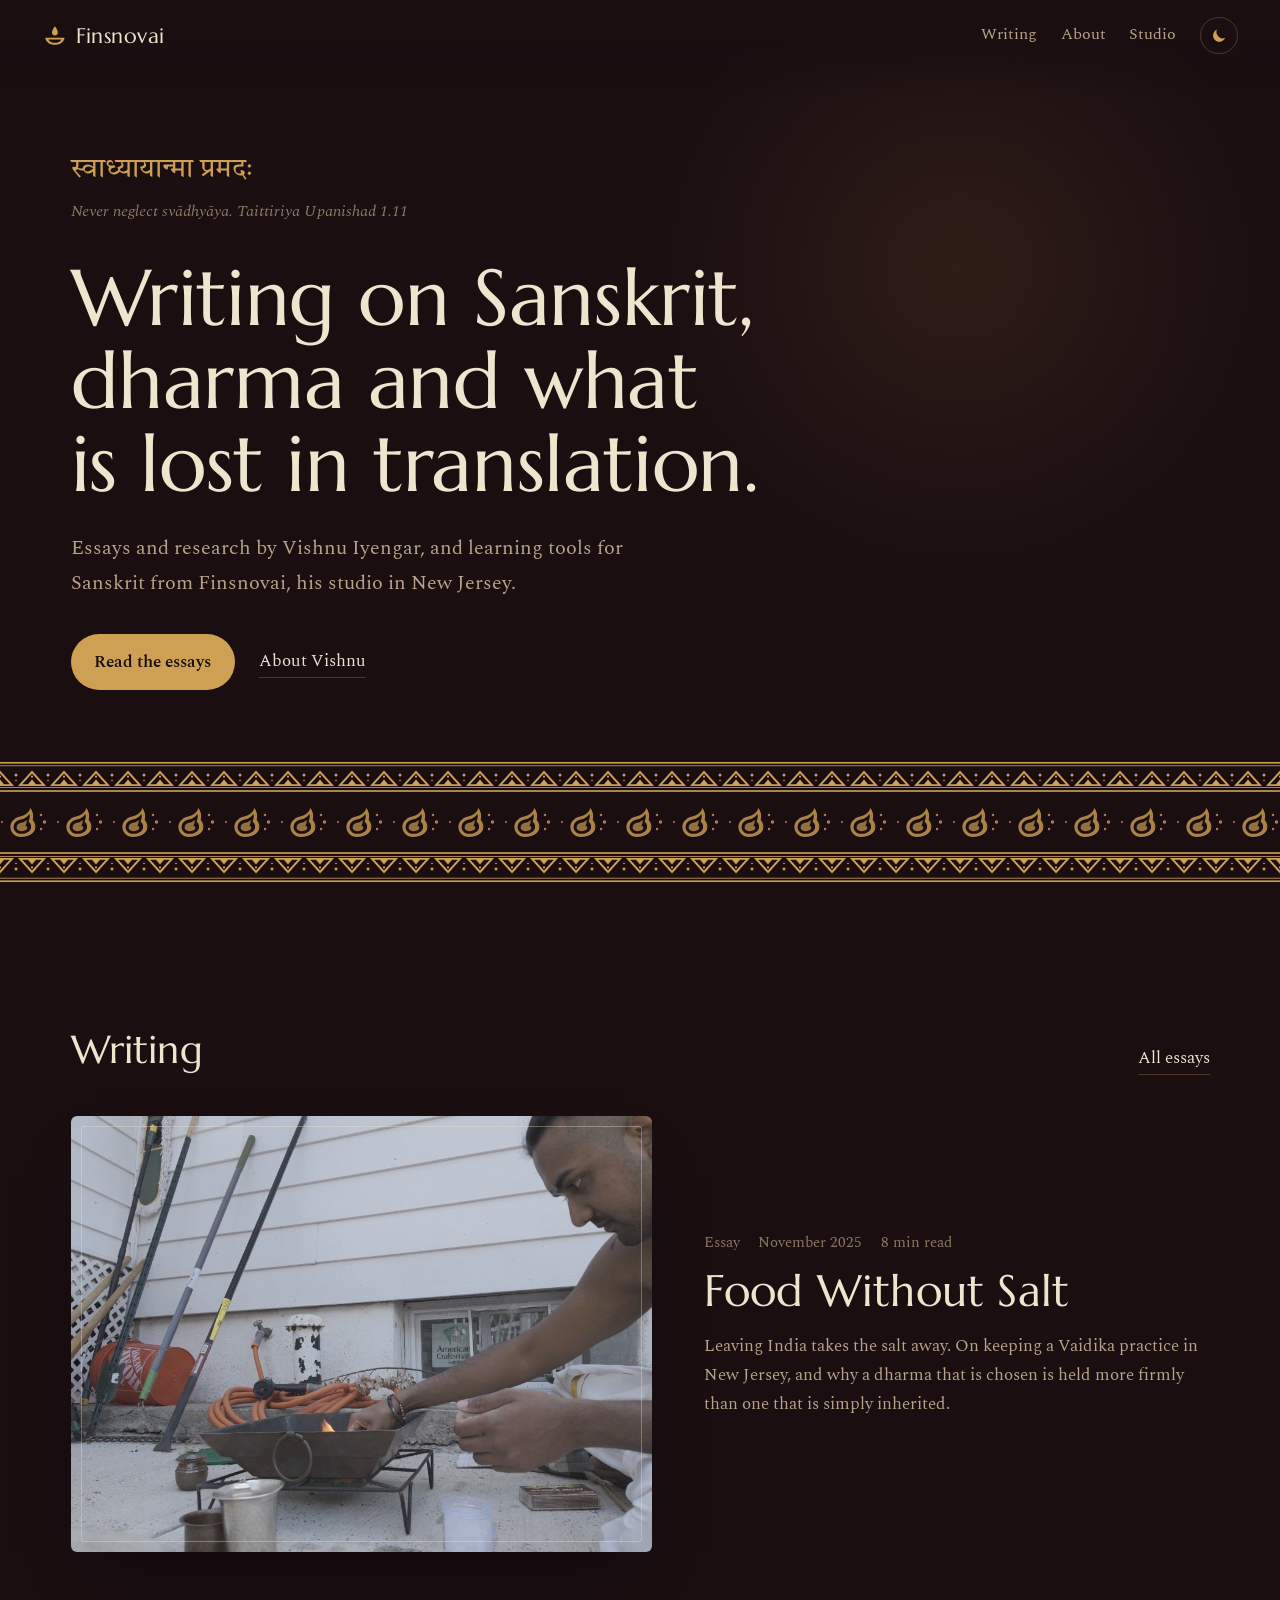
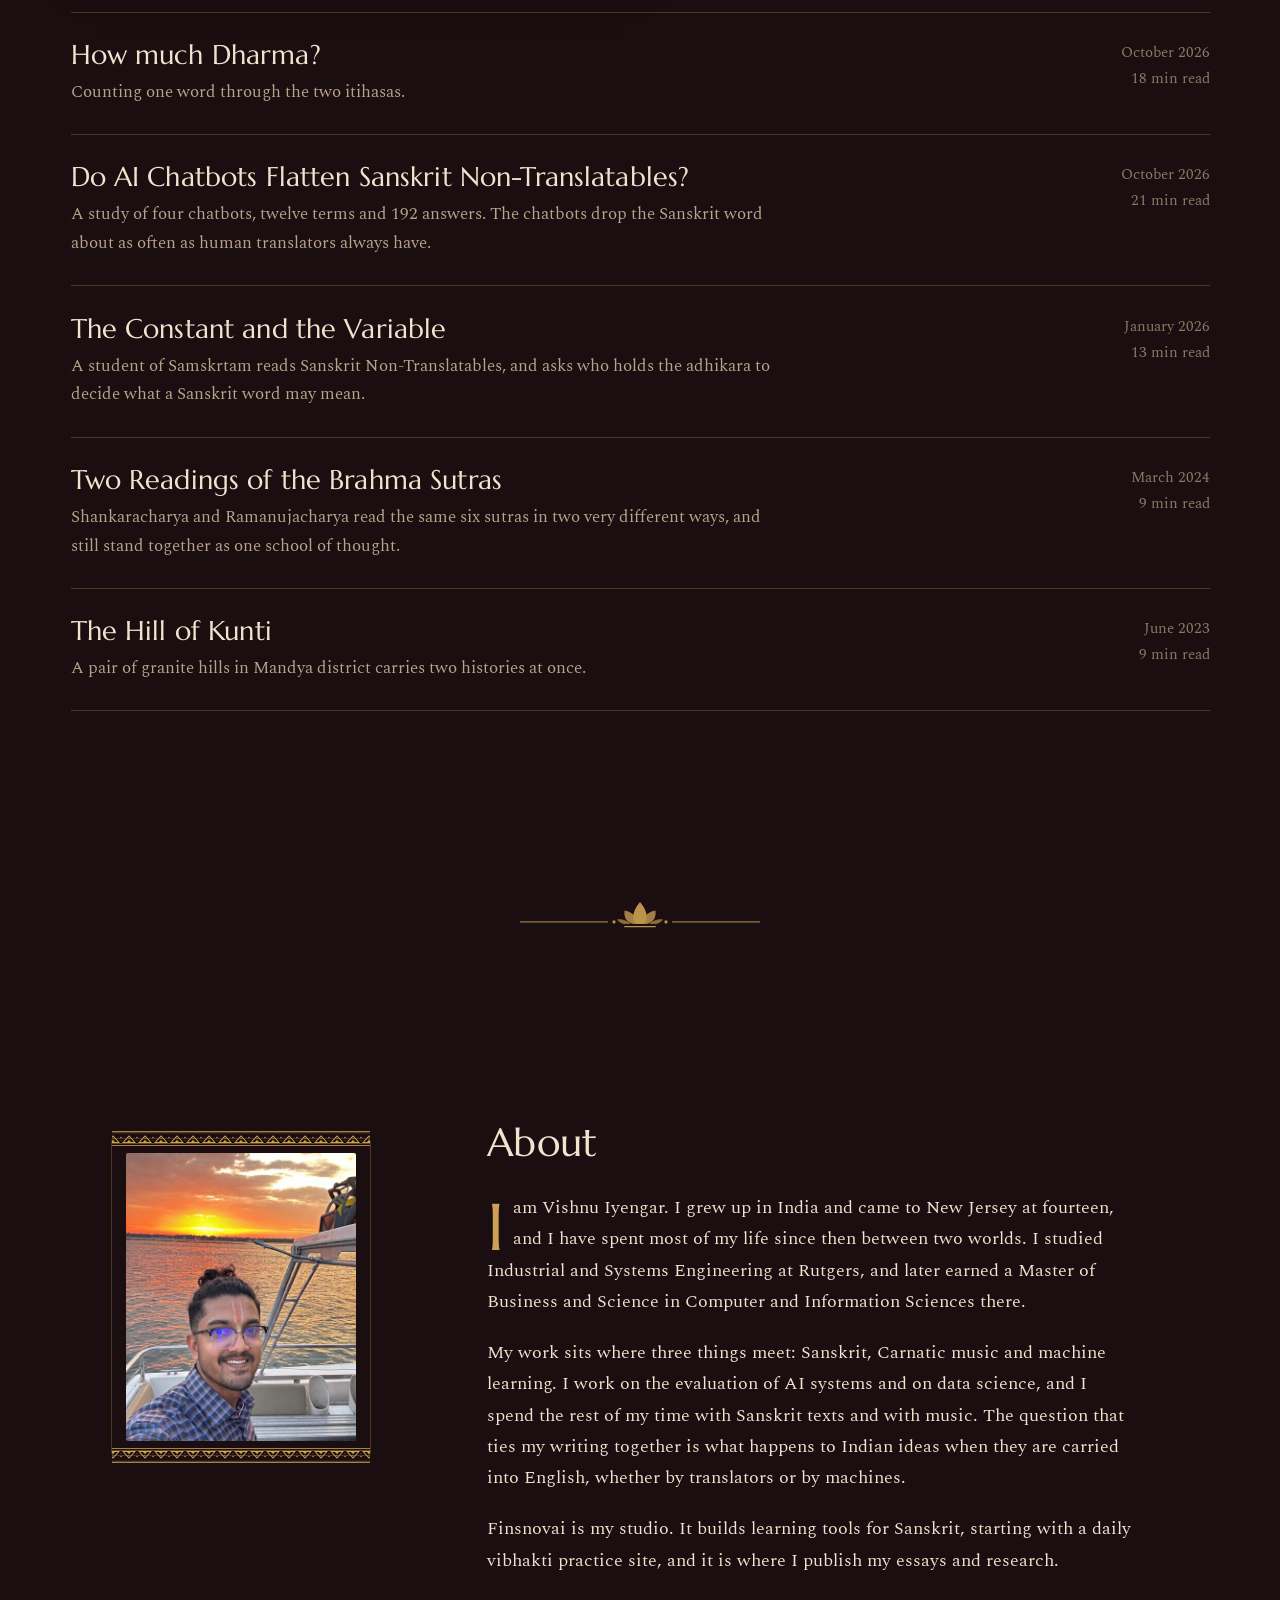
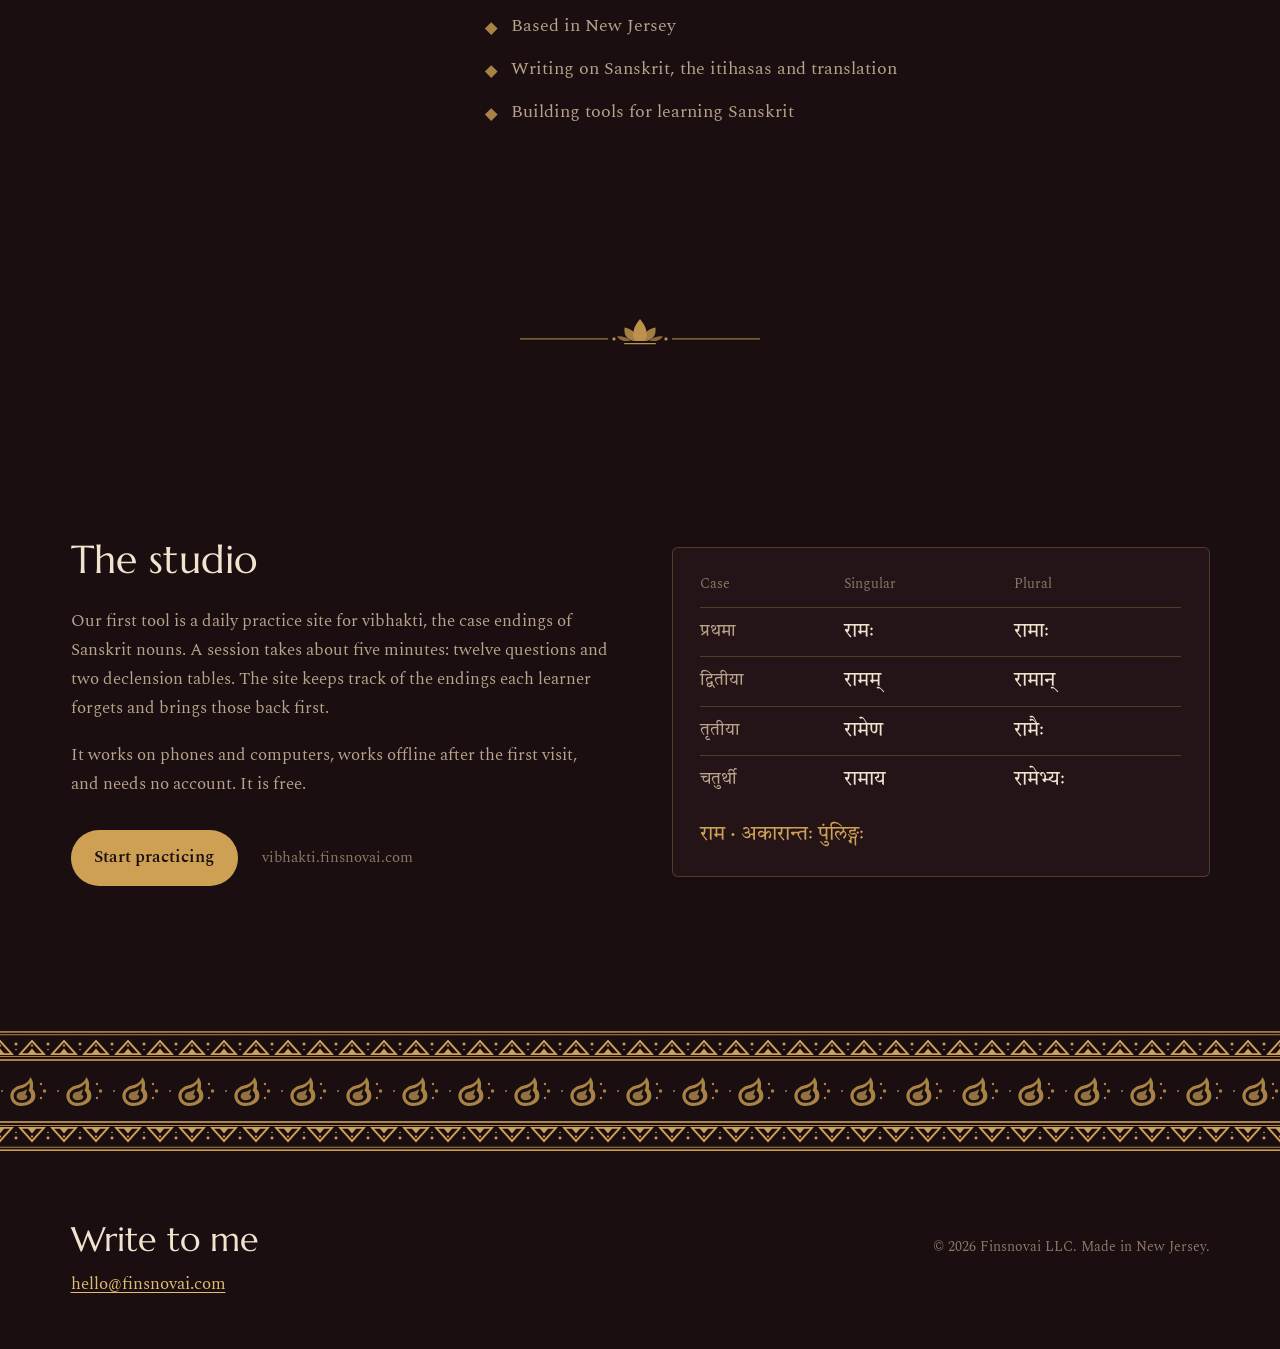
<file: index.html>
<!doctype html>
<html lang="en" data-theme="dark">
<head>
<meta charset="utf-8">
<meta name="viewport" content="width=device-width, initial-scale=1">
<title>Finsnovai · Vishnu Iyengar</title>
<meta name="description" content="Essays and research by Vishnu Iyengar on Sanskrit, dharma and translation, and learning tools for Sanskrit from Finsnovai, his studio in New Jersey.">
<meta name="theme-color" content="#1A0E11">
<link rel="icon" href="assets/favicon.svg" type="image/svg+xml">
<meta property="og:title" content="Finsnovai · Vishnu Iyengar">
<meta property="og:description" content="Essays and research on Sanskrit, dharma and translation.">
<meta property="og:type" content="website">
<meta property="og:url" content="https://finsnovai.com/">
<script>(function(){var t;try{t=localStorage.getItem("finsnovai-theme")}catch(e){}var r=document.documentElement;r.setAttribute("data-theme",t==="light"?"light":"dark");r.classList.add("js");})();</script>
<link rel="preconnect" href="https://fonts.googleapis.com">
<link rel="preconnect" href="https://fonts.gstatic.com" crossorigin>
<link href="https://fonts.googleapis.com/css2?family=Marcellus&family=Spectral:ital,wght@0,400;0,600;1,400&family=Tiro+Devanagari+Sanskrit&display=swap" rel="stylesheet">
<link rel="stylesheet" href="assets/site.css">
</head>
<body>
<a class="skip" href="#main">Skip to content</a>

<header class="site-header">
  <div class="site-header__inner">
    <a class="brand" href="./" aria-label="Finsnovai, home">
      <svg class="brand__mark" viewBox="0 0 32 32" aria-hidden="true"><path fill="currentColor" d="M16 3c2.6 3.3 3.9 6.1 3.9 8.4 0 2.4-1.7 4.1-3.9 4.1s-3.9-1.7-3.9-4.1C12.1 9.1 13.4 6.3 16 3z"/><path fill="currentColor" d="M3 18.5h26c-.6 5.6-5.9 9.5-13 9.5S3.6 24.1 3 18.5zm4.2 2.2c1.4 2.7 4.8 4.6 8.8 4.6s7.4-1.9 8.8-4.6H7.2z" fill-rule="evenodd"/></svg>
      <span class="brand__word">Finsnovai</span>
    </a>
    <nav class="site-nav" aria-label="Main">
      <a href="writing/">Writing</a>
      <a href="#about">About</a>
      <a href="#studio">Studio</a>
      <button class="theme-toggle" type="button" data-theme-toggle aria-label="Switch to light mode">
        <svg class="icon-moon" viewBox="0 0 24 24" aria-hidden="true"><path fill="currentColor" d="M20.5 14.6A8.5 8.5 0 0 1 9.4 3.5a8.5 8.5 0 1 0 11.1 11.1z"/></svg>
        <svg class="icon-sun" viewBox="0 0 24 24" aria-hidden="true"><circle cx="12" cy="12" r="4.2" fill="currentColor"/><g stroke="currentColor" stroke-width="1.8" stroke-linecap="round"><path d="M12 2v2.5M12 19.5V22M2 12h2.5M19.5 12H22M4.9 4.9l1.8 1.8M17.3 17.3l1.8 1.8M4.9 19.1l1.8-1.8M17.3 6.7l1.8-1.8"/></g></svg>
      </button>
    </nav>
  </div>
</header>

<main id="main">

  <section class="hero" aria-labelledby="hero-title">
    <div class="wrap hero__inner" data-hero>
      <p class="hero__sloka" lang="sa" data-reveal>स्वाध्यायान्मा प्रमदः</p>
      <p class="hero__gloss" data-reveal data-reveal-delay="120">Never neglect <em>svādhyāya</em>. Taittiriya Upanishad 1.11</p>
      <h1 id="hero-title" data-reveal data-reveal-delay="220">Writing on Sanskrit, dharma and what is lost in translation.</h1>
      <p class="hero__lede" data-reveal data-reveal-delay="360">Essays and research by Vishnu Iyengar, and learning tools for Sanskrit from Finsnovai, his studio in New Jersey.</p>
      <div class="actions" data-reveal data-reveal-delay="480">
        <a class="btn" href="writing/">Read the essays</a>
        <a class="link-quiet" href="#about">About Vishnu</a>
      </div>
    </div>
    <div class="pallu" data-weave aria-hidden="true">
      <span class="zari zari--temple"></span>
      <span class="zari zari--mango"></span>
      <span class="zari zari--temple is-flipped"></span>
    </div>
  </section>

  <section class="section" id="writing" aria-labelledby="writing-title">
    <div class="wrap">
      <div class="section__head" data-reveal>
        <h2 id="writing-title">Writing</h2>
        <a class="link-quiet" href="writing/">All essays</a>
      </div>

      <a class="feature" href="writing/food-without-salt/" data-reveal>
        <div class="feature__media">
          <img src="writing/food-without-salt/images/01-samidhadanam-agni.jpg" alt="Vishnu, in a white veshti, offering samit into a small agni beside the wall of his house." width="1290" height="716" loading="lazy">
        </div>
        <div>
          <div class="meta"><span>Essay</span><span>November 2025</span><span>8 min read</span></div>
          <h3>Food Without Salt</h3>
          <p>Leaving India takes the salt away. On keeping a Vaidika practice in New Jersey, and why a dharma that is chosen is held more firmly than one that is simply inherited.</p>
        </div>
      </a>

      <ul class="entries">
        <li class="entry" data-reveal>
          <a href="writing/how-much-dharma/">
            <h3>How much Dharma?</h3>
            <p>Counting one word through the two itihasas.</p>
            <div class="meta"><span>October 2026</span><br><span>18 min read</span></div>
          </a>
        </li>
        <li class="entry" data-reveal>
          <a href="writing/do-ai-chatbots-flatten-sanskrit/">
            <h3>Do AI Chatbots Flatten Sanskrit Non-Translatables?</h3>
            <p>A study of four chatbots, twelve terms and 192 answers. The chatbots drop the Sanskrit word about as often as human translators always have.</p>
            <div class="meta"><span>October 2026</span><br><span>21 min read</span></div>
          </a>
        </li>
        <li class="entry" data-reveal>
          <a href="writing/the-constant-and-the-variable/">
            <h3>The Constant and the Variable</h3>
            <p>A student of Samskrtam reads Sanskrit Non-Translatables, and asks who holds the adhikara to decide what a Sanskrit word may mean.</p>
            <div class="meta"><span>January 2026</span><br><span>13 min read</span></div>
          </a>
        </li>
        <li class="entry" data-reveal>
          <a href="writing/two-readings-of-the-brahma-sutras/">
            <h3>Two Readings of the Brahma Sutras</h3>
            <p>Shankaracharya and Ramanujacharya read the same six sutras in two very different ways, and still stand together as one school of thought.</p>
            <div class="meta"><span>March 2024</span><br><span>9 min read</span></div>
          </a>
        </li>
        <li class="entry" data-reveal>
          <a href="writing/the-hill-of-kunti/">
            <h3>The Hill of Kunti</h3>
            <p>A pair of granite hills in Mandya district carries two histories at once.</p>
            <div class="meta"><span>June 2023</span><br><span>9 min read</span></div>
          </a>
        </li>
      </ul>
    </div>
  </section>

  <div class="lotus" aria-hidden="true"></div>

  <section class="section" id="about" aria-labelledby="about-title">
    <div class="wrap about">
      <figure class="portrait" data-reveal>
        <span class="zari zari--temple top" aria-hidden="true"></span>
        <div class="portrait__frame">
          <img src="assets/vishnu.jpg" alt="Vishnu Iyengar" width="960" height="1200" loading="lazy">
        </div>
        <span class="zari zari--temple bottom" aria-hidden="true"></span>
      </figure>
      <div class="about__body measure">
        <h2 id="about-title" data-reveal>About</h2>
        <p data-reveal>I am Vishnu Iyengar. I grew up in India and came to New Jersey at fourteen, and I have spent most of my life since then between two worlds. I studied Industrial and Systems Engineering at Rutgers, and later earned a Master of Business and Science in Computer and Information Sciences there.</p>
        <p data-reveal>My work sits where three things meet: Sanskrit, Carnatic music and machine learning. I work on the evaluation of AI systems and on data science, and I spend the rest of my time with Sanskrit texts and with music. The question that ties my writing together is what happens to Indian ideas when they are carried into English, whether by translators or by machines.</p>
        <p data-reveal>Finsnovai is my studio. It builds learning tools for Sanskrit, starting with a daily vibhakti practice site, and it is where I publish my essays and research.</p>
        <ul class="facts" data-reveal>
          <li>Based in New Jersey</li>
          <li>Writing on Sanskrit, the itihasas and translation</li>
          <li>Building tools for learning Sanskrit</li>
        </ul>
      </div>
    </div>
  </section>

  <div class="lotus" aria-hidden="true"></div>

  <section class="section" id="studio" aria-labelledby="studio-title">
    <div class="wrap studio">
      <div data-reveal>
        <h2 id="studio-title">The studio</h2>
        <p style="margin-top:1.4rem">Our first tool is a daily practice site for vibhakti, the case endings of Sanskrit nouns. A session takes about five minutes: twelve questions and two declension tables. The site keeps track of the endings each learner forgets and brings those back first.</p>
        <p>It works on phones and computers, works offline after the first visit, and needs no account. It is free.</p>
        <div class="actions" style="margin-top:1.8rem">
          <a class="btn" href="https://vibhakti.finsnovai.com/">Start practicing</a>
          <span class="meta">vibhakti.finsnovai.com</span>
        </div>
      </div>
      <div class="declension" data-reveal data-reveal-delay="150" lang="sa">
        <table>
          <caption>राम · अकारान्तः पुंलिङ्गः</caption>
          <thead><tr><th scope="col">Case</th><th scope="col">Singular</th><th scope="col">Plural</th></tr></thead>
          <tbody>
            <tr><td>प्रथमा</td><td>रामः</td><td>रामाः</td></tr>
            <tr><td>द्वितीया</td><td>रामम्</td><td>रामान्</td></tr>
            <tr><td>तृतीया</td><td>रामेण</td><td>रामैः</td></tr>
            <tr><td>चतुर्थी</td><td>रामाय</td><td>रामेभ्यः</td></tr>
          </tbody>
        </table>
      </div>
    </div>
  </section>

</main>

<footer class="site-footer">
  <div class="pallu" data-weave aria-hidden="true">
    <span class="zari zari--temple"></span>
    <span class="zari zari--mango"></span>
    <span class="zari zari--temple is-flipped"></span>
  </div>
  <div class="wrap site-footer__inner">
    <div>
      <h2>Write to me</h2>
      <a href="mailto:hello@finsnovai.com">hello@finsnovai.com</a>
    </div>
    <small>© 2026 Finsnovai LLC. Made in New Jersey.</small>
  </div>
</footer>

<script src="assets/site.js" defer></script>
</body>
</html>
</file>
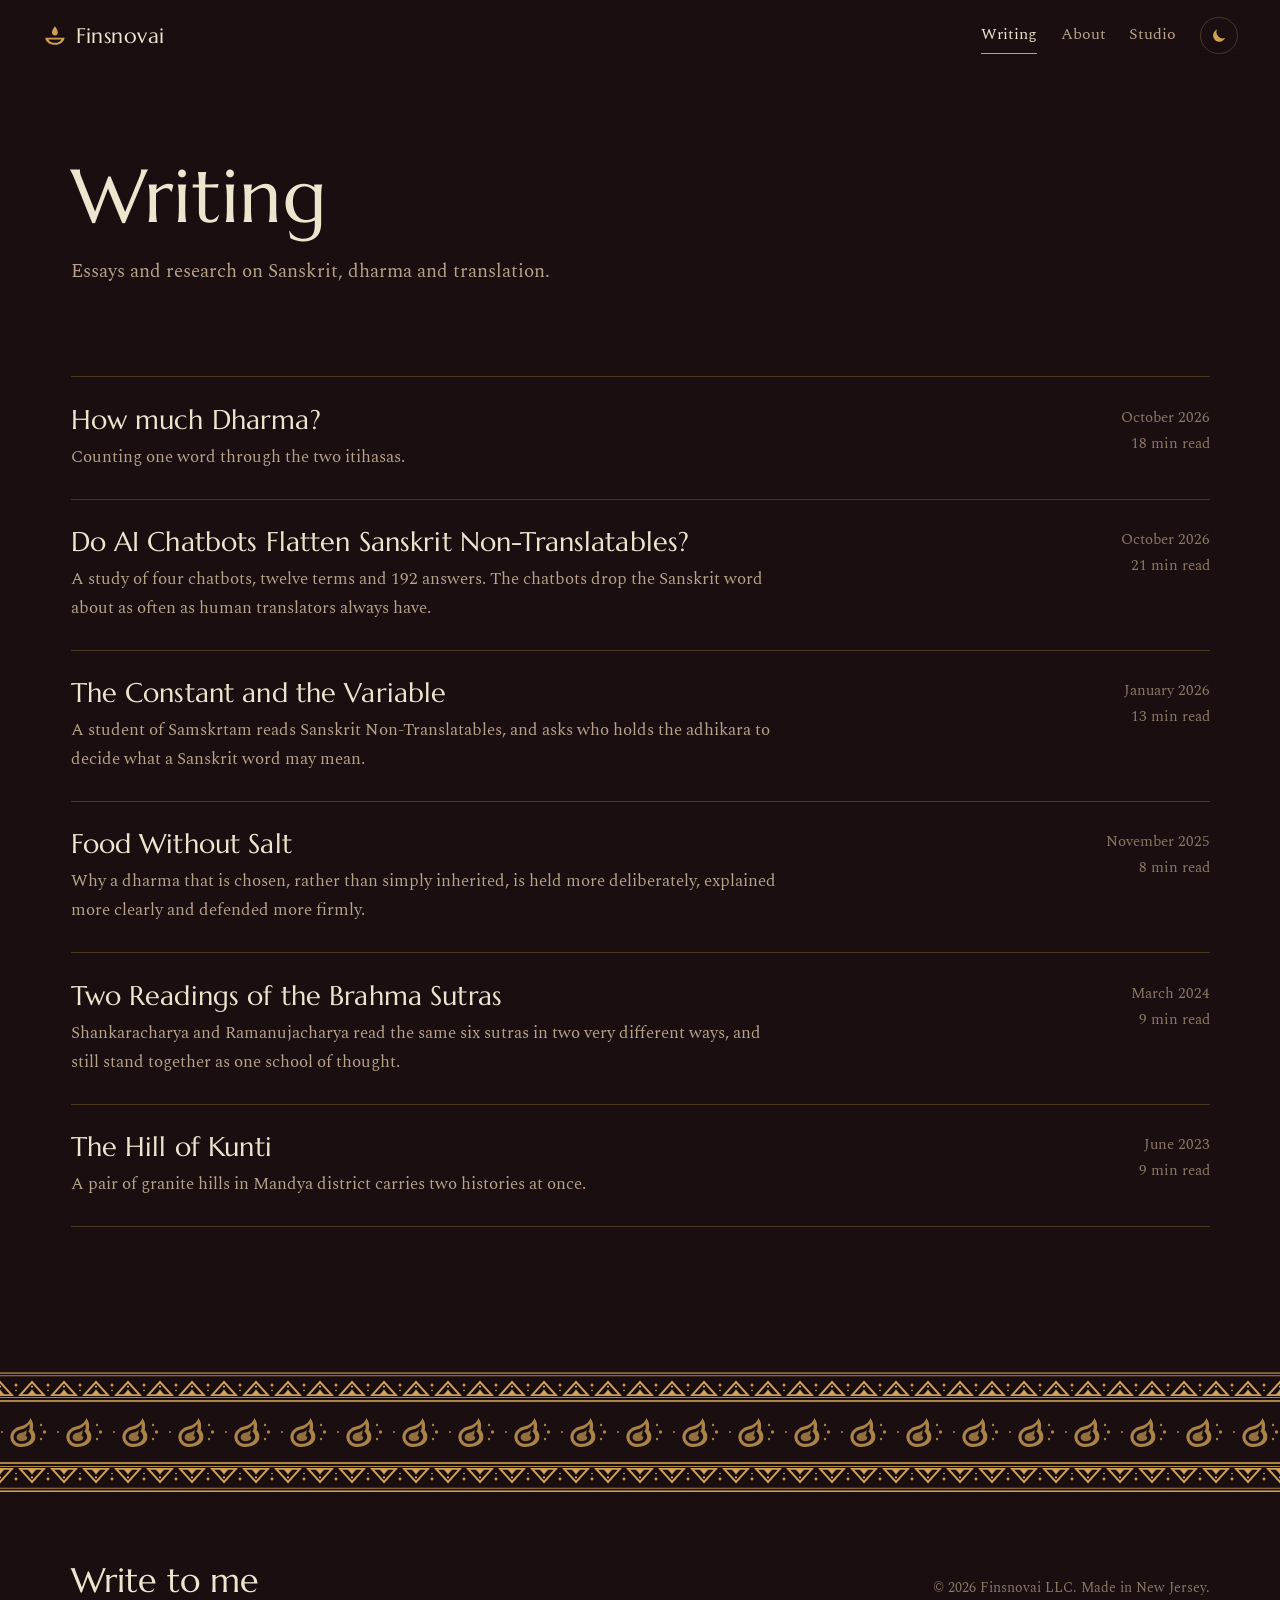
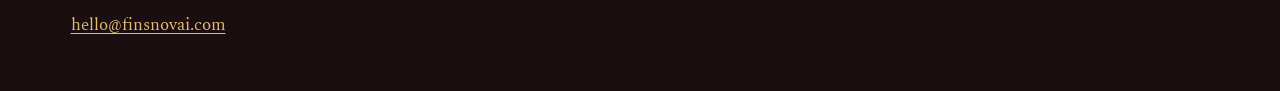
<file: writing/index.html>
<!doctype html>
<html lang="en" data-theme="dark">
<head>
<meta charset="utf-8">
<meta name="viewport" content="width=device-width, initial-scale=1">
<title>Writing · Vishnu Iyengar</title>
<meta name="description" content="Essays and research by Vishnu Iyengar on Sanskrit, dharma and translation, and learning tools for Sanskrit from Finsnovai, his studio in New Jersey.">
<meta name="theme-color" content="#1A0E11">
<link rel="icon" href="../assets/favicon.svg" type="image/svg+xml">
<meta property="og:title" content="Finsnovai · Vishnu Iyengar">
<meta property="og:description" content="Essays and research on Sanskrit, dharma and translation.">
<meta property="og:type" content="website">
<meta property="og:url" content="https://finsnovai.com/">
<script>(function(){var t;try{t=localStorage.getItem("finsnovai-theme")}catch(e){}var r=document.documentElement;r.setAttribute("data-theme",t==="light"?"light":"dark");r.classList.add("js");})();</script>
<link rel="preconnect" href="https://fonts.googleapis.com">
<link rel="preconnect" href="https://fonts.gstatic.com" crossorigin>
<link href="https://fonts.googleapis.com/css2?family=Marcellus&family=Spectral:ital,wght@0,400;0,600;1,400&family=Tiro+Devanagari+Sanskrit&display=swap" rel="stylesheet">
<link rel="stylesheet" href="../assets/site.css">
</head>
<body>
<a class="skip" href="#main">Skip to content</a>

<header class="site-header">
  <div class="site-header__inner">
    <a class="brand" href="../" aria-label="Finsnovai, home">
      <svg class="brand__mark" viewBox="0 0 32 32" aria-hidden="true"><path fill="currentColor" d="M16 3c2.6 3.3 3.9 6.1 3.9 8.4 0 2.4-1.7 4.1-3.9 4.1s-3.9-1.7-3.9-4.1C12.1 9.1 13.4 6.3 16 3z"/><path fill="currentColor" d="M3 18.5h26c-.6 5.6-5.9 9.5-13 9.5S3.6 24.1 3 18.5zm4.2 2.2c1.4 2.7 4.8 4.6 8.8 4.6s7.4-1.9 8.8-4.6H7.2z" fill-rule="evenodd"/></svg>
      <span class="brand__word">Finsnovai</span>
    </a>
    <nav class="site-nav" aria-label="Main">
      <a href="./" aria-current="page">Writing</a>
      <a href="../#about">About</a>
      <a href="../#studio">Studio</a>
      <button class="theme-toggle" type="button" data-theme-toggle aria-label="Switch to light mode">
        <svg class="icon-moon" viewBox="0 0 24 24" aria-hidden="true"><path fill="currentColor" d="M20.5 14.6A8.5 8.5 0 0 1 9.4 3.5a8.5 8.5 0 1 0 11.1 11.1z"/></svg>
        <svg class="icon-sun" viewBox="0 0 24 24" aria-hidden="true"><circle cx="12" cy="12" r="4.2" fill="currentColor"/><g stroke="currentColor" stroke-width="1.8" stroke-linecap="round"><path d="M12 2v2.5M12 19.5V22M2 12h2.5M19.5 12H22M4.9 4.9l1.8 1.8M17.3 17.3l1.8 1.8M4.9 19.1l1.8-1.8M17.3 6.7l1.8-1.8"/></g></svg>
      </button>
    </nav>
  </div>
</header>

<main id="main">
  <header class="page-head">
    <div class="wrap">
      <h1 data-reveal>Writing</h1>
      <p data-reveal data-reveal-delay="120">Essays and research on Sanskrit, dharma and translation.</p>
    </div>
  </header>
  <section class="section" style="padding-top:3rem" aria-label="Essays">
    <div class="wrap">
      <ul class="entries" style="margin-top:0">
        <li class="entry" data-reveal>
          <a href="how-much-dharma/">
            <h3>How much Dharma?</h3>
            <p>Counting one word through the two itihasas.</p>
            <div class="meta"><span>October 2026</span><br><span>18 min read</span></div>
          </a>
        </li>
        <li class="entry" data-reveal>
          <a href="do-ai-chatbots-flatten-sanskrit/">
            <h3>Do AI Chatbots Flatten Sanskrit Non-Translatables?</h3>
            <p>A study of four chatbots, twelve terms and 192 answers. The chatbots drop the Sanskrit word about as often as human translators always have.</p>
            <div class="meta"><span>October 2026</span><br><span>21 min read</span></div>
          </a>
        </li>
        <li class="entry" data-reveal>
          <a href="the-constant-and-the-variable/">
            <h3>The Constant and the Variable</h3>
            <p>A student of Samskrtam reads Sanskrit Non-Translatables, and asks who holds the adhikara to decide what a Sanskrit word may mean.</p>
            <div class="meta"><span>January 2026</span><br><span>13 min read</span></div>
          </a>
        </li>
        <li class="entry" data-reveal>
          <a href="food-without-salt/">
            <h3>Food Without Salt</h3>
            <p>Why a dharma that is chosen, rather than simply inherited, is held more deliberately, explained more clearly and defended more firmly.</p>
            <div class="meta"><span>November 2025</span><br><span>8 min read</span></div>
          </a>
        </li>
        <li class="entry" data-reveal>
          <a href="two-readings-of-the-brahma-sutras/">
            <h3>Two Readings of the Brahma Sutras</h3>
            <p>Shankaracharya and Ramanujacharya read the same six sutras in two very different ways, and still stand together as one school of thought.</p>
            <div class="meta"><span>March 2024</span><br><span>9 min read</span></div>
          </a>
        </li>
        <li class="entry" data-reveal>
          <a href="the-hill-of-kunti/">
            <h3>The Hill of Kunti</h3>
            <p>A pair of granite hills in Mandya district carries two histories at once.</p>
            <div class="meta"><span>June 2023</span><br><span>9 min read</span></div>
          </a>
        </li>
        <!-- Add a new <li class="entry"> above this line for each new essay, newest first. -->
      </ul>
    </div>
  </section>
</main>

<footer class="site-footer">
  <div class="pallu" data-weave aria-hidden="true">
    <span class="zari zari--temple"></span>
    <span class="zari zari--mango"></span>
    <span class="zari zari--temple is-flipped"></span>
  </div>
  <div class="wrap site-footer__inner">
    <div>
      <h2>Write to me</h2>
      <a href="mailto:hello@finsnovai.com">hello@finsnovai.com</a>
    </div>
    <small>© 2026 Finsnovai LLC. Made in New Jersey.</small>
  </div>
</footer>

<script src="../assets/site.js" defer></script>
</body>
</html>
</file>
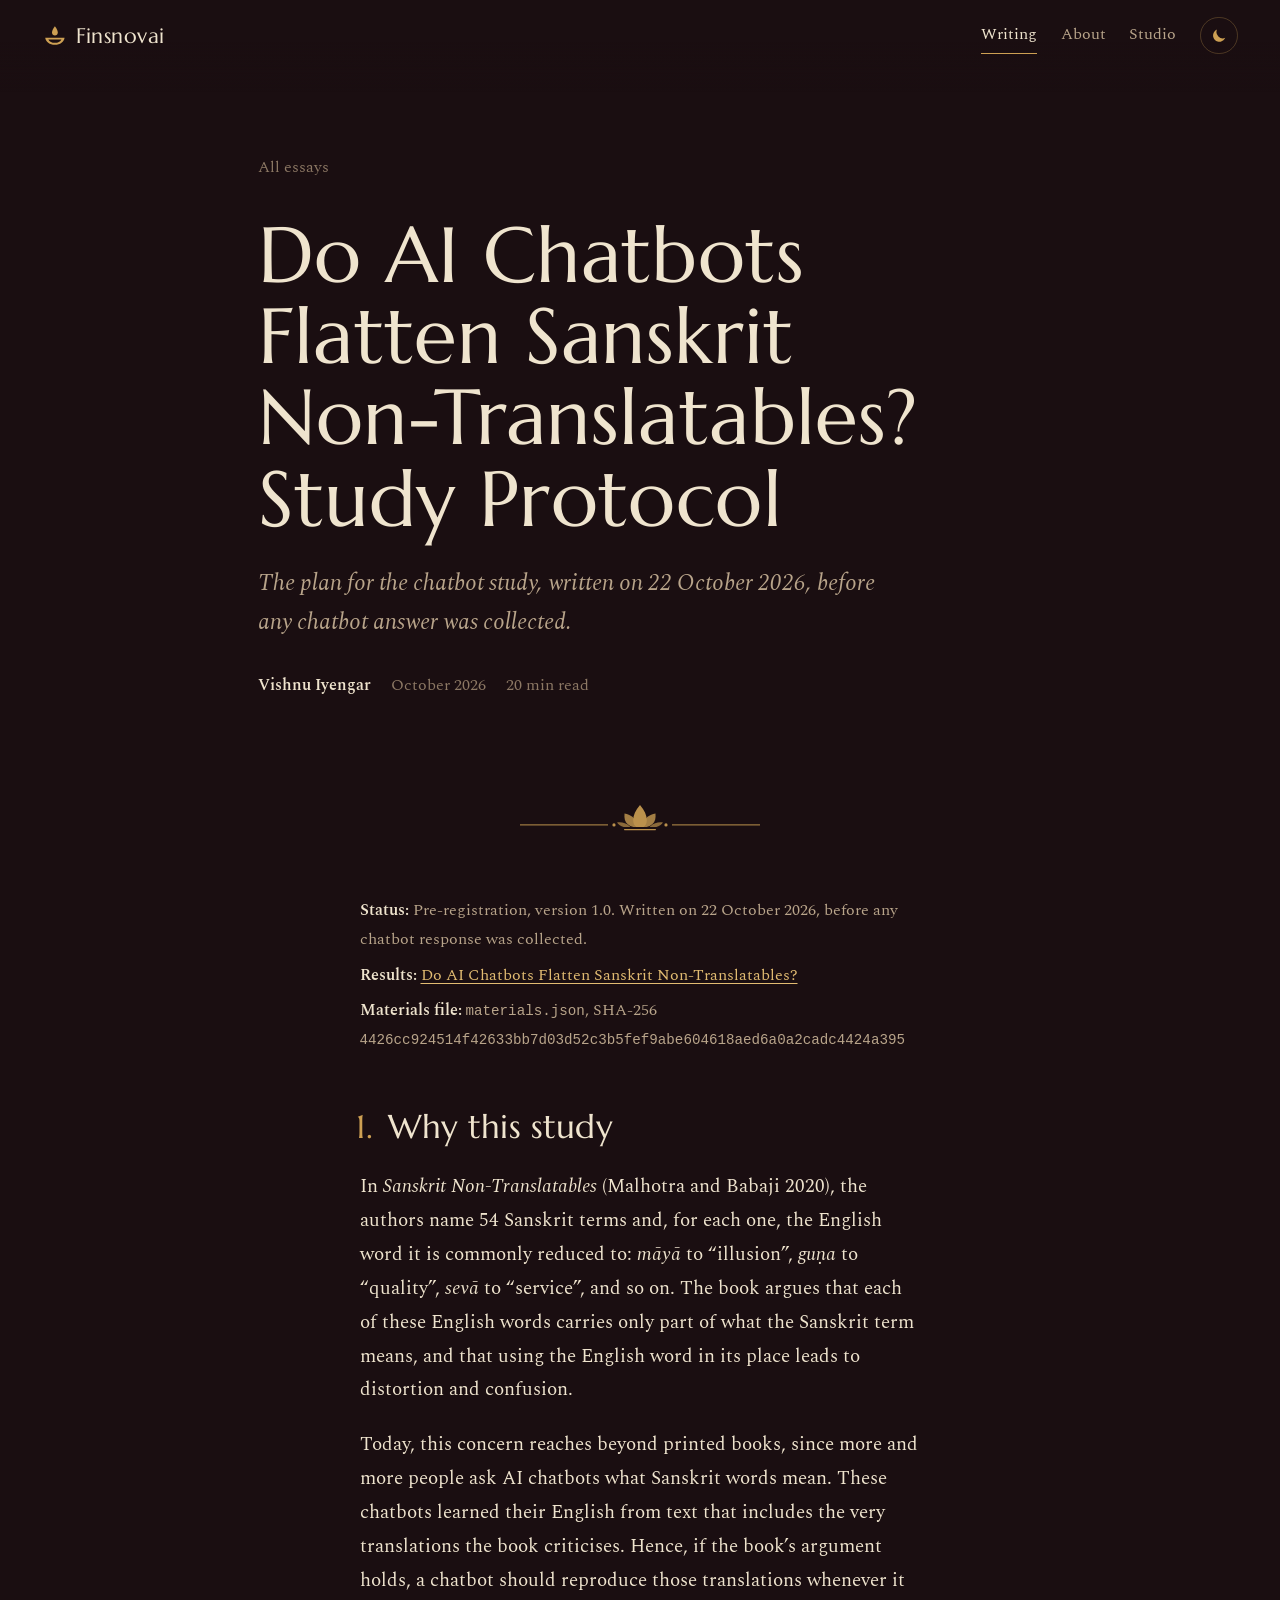
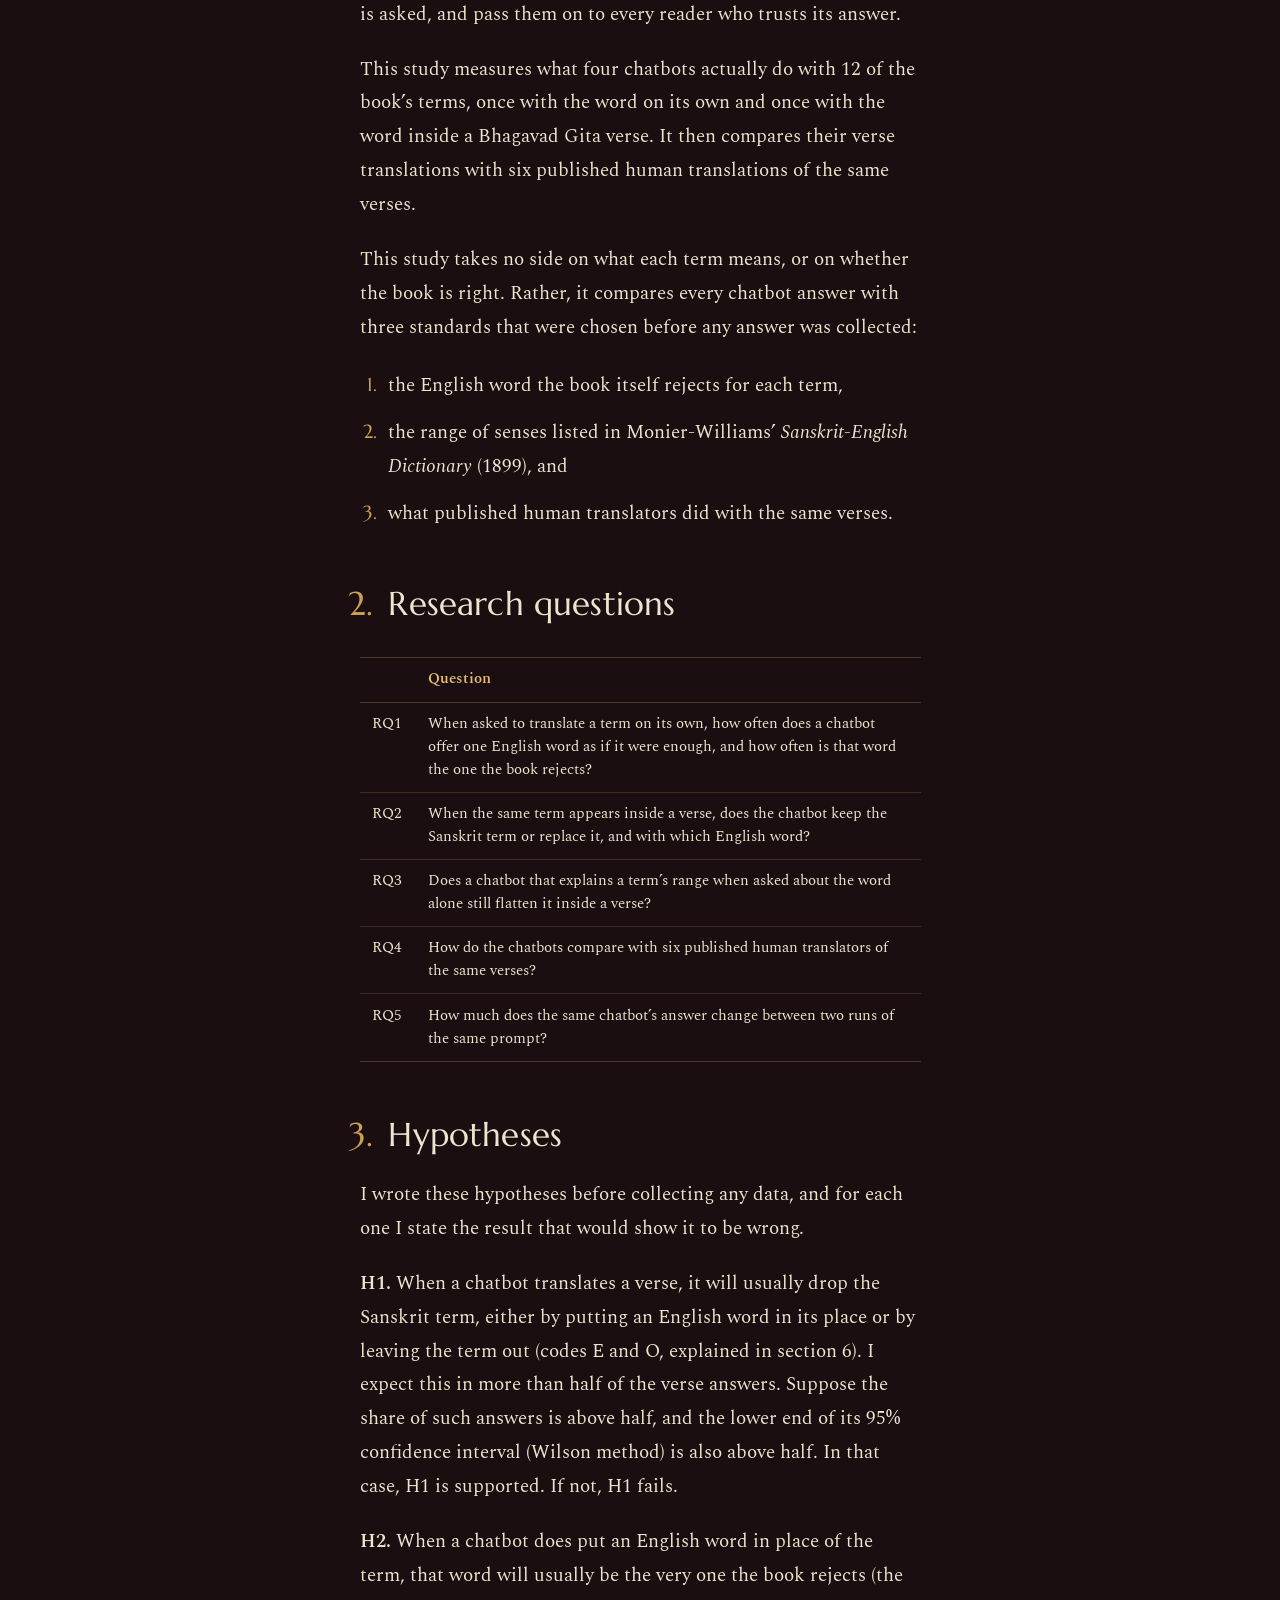
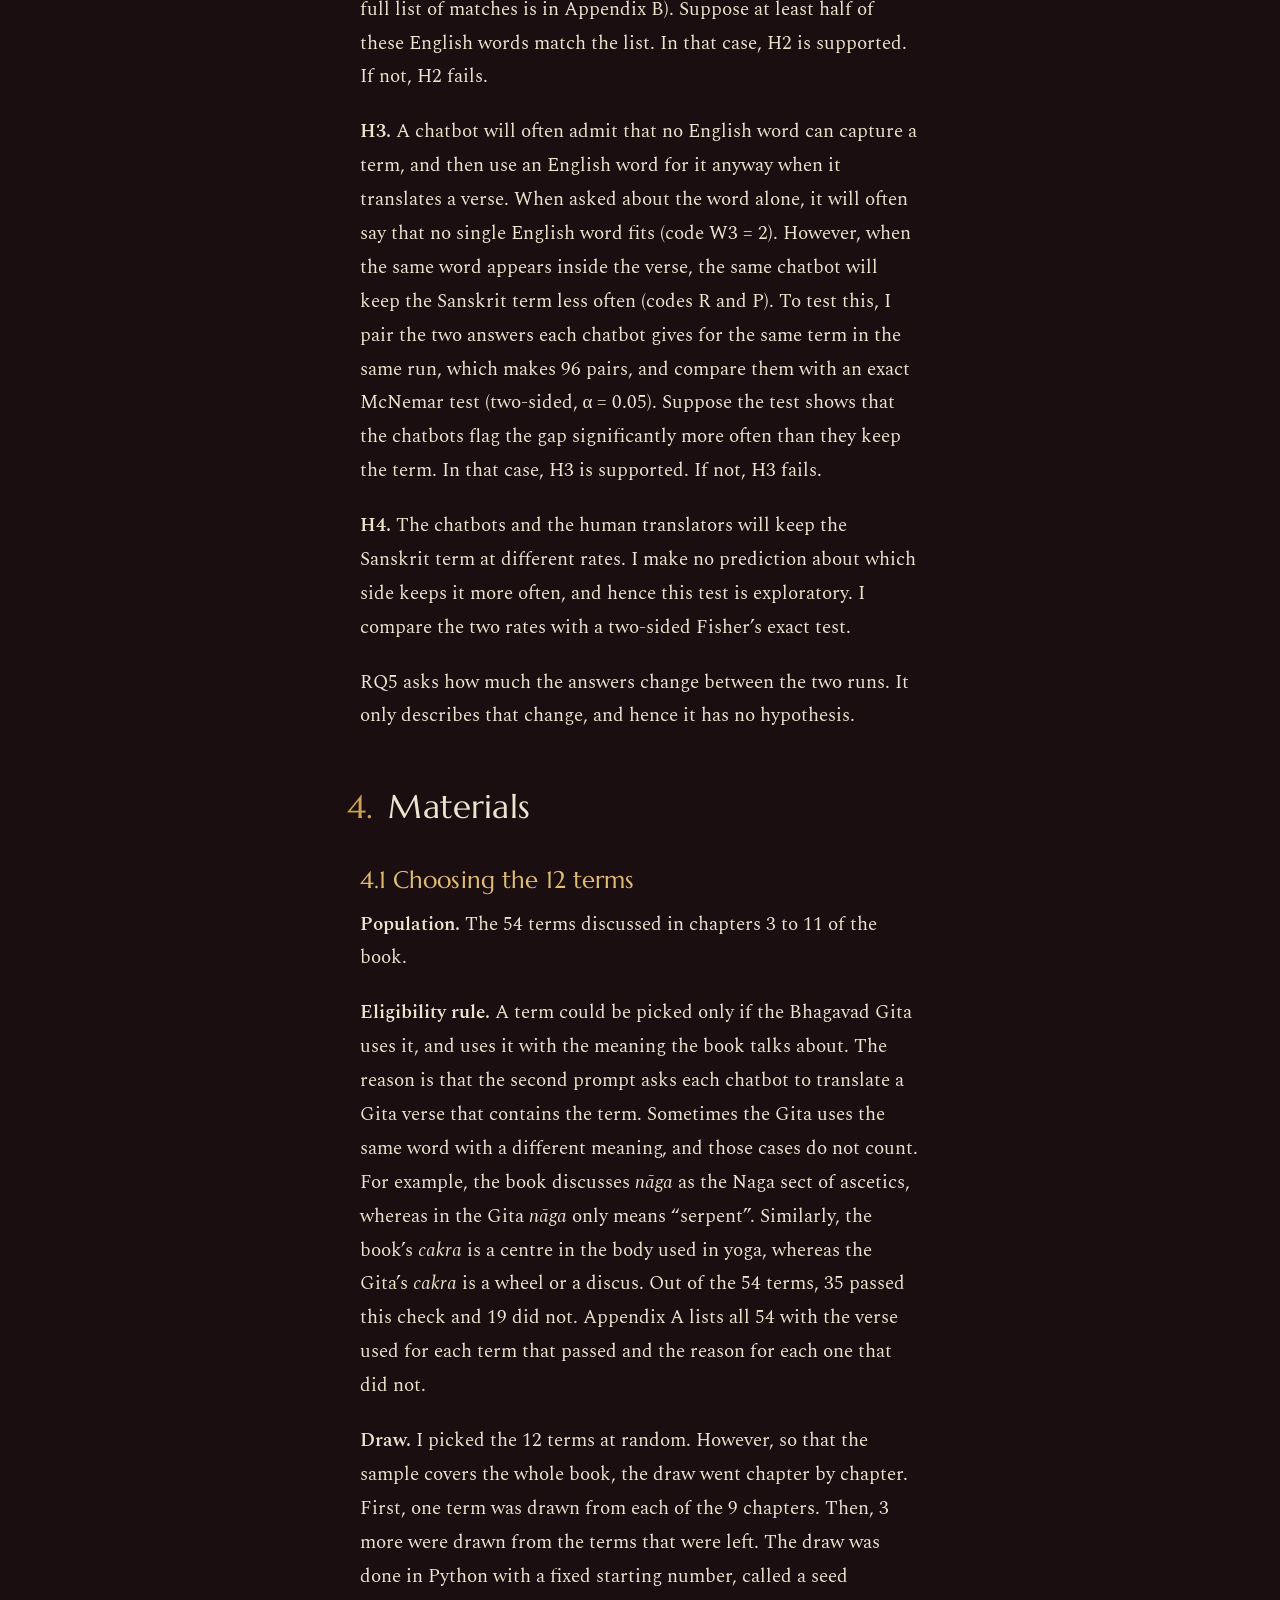
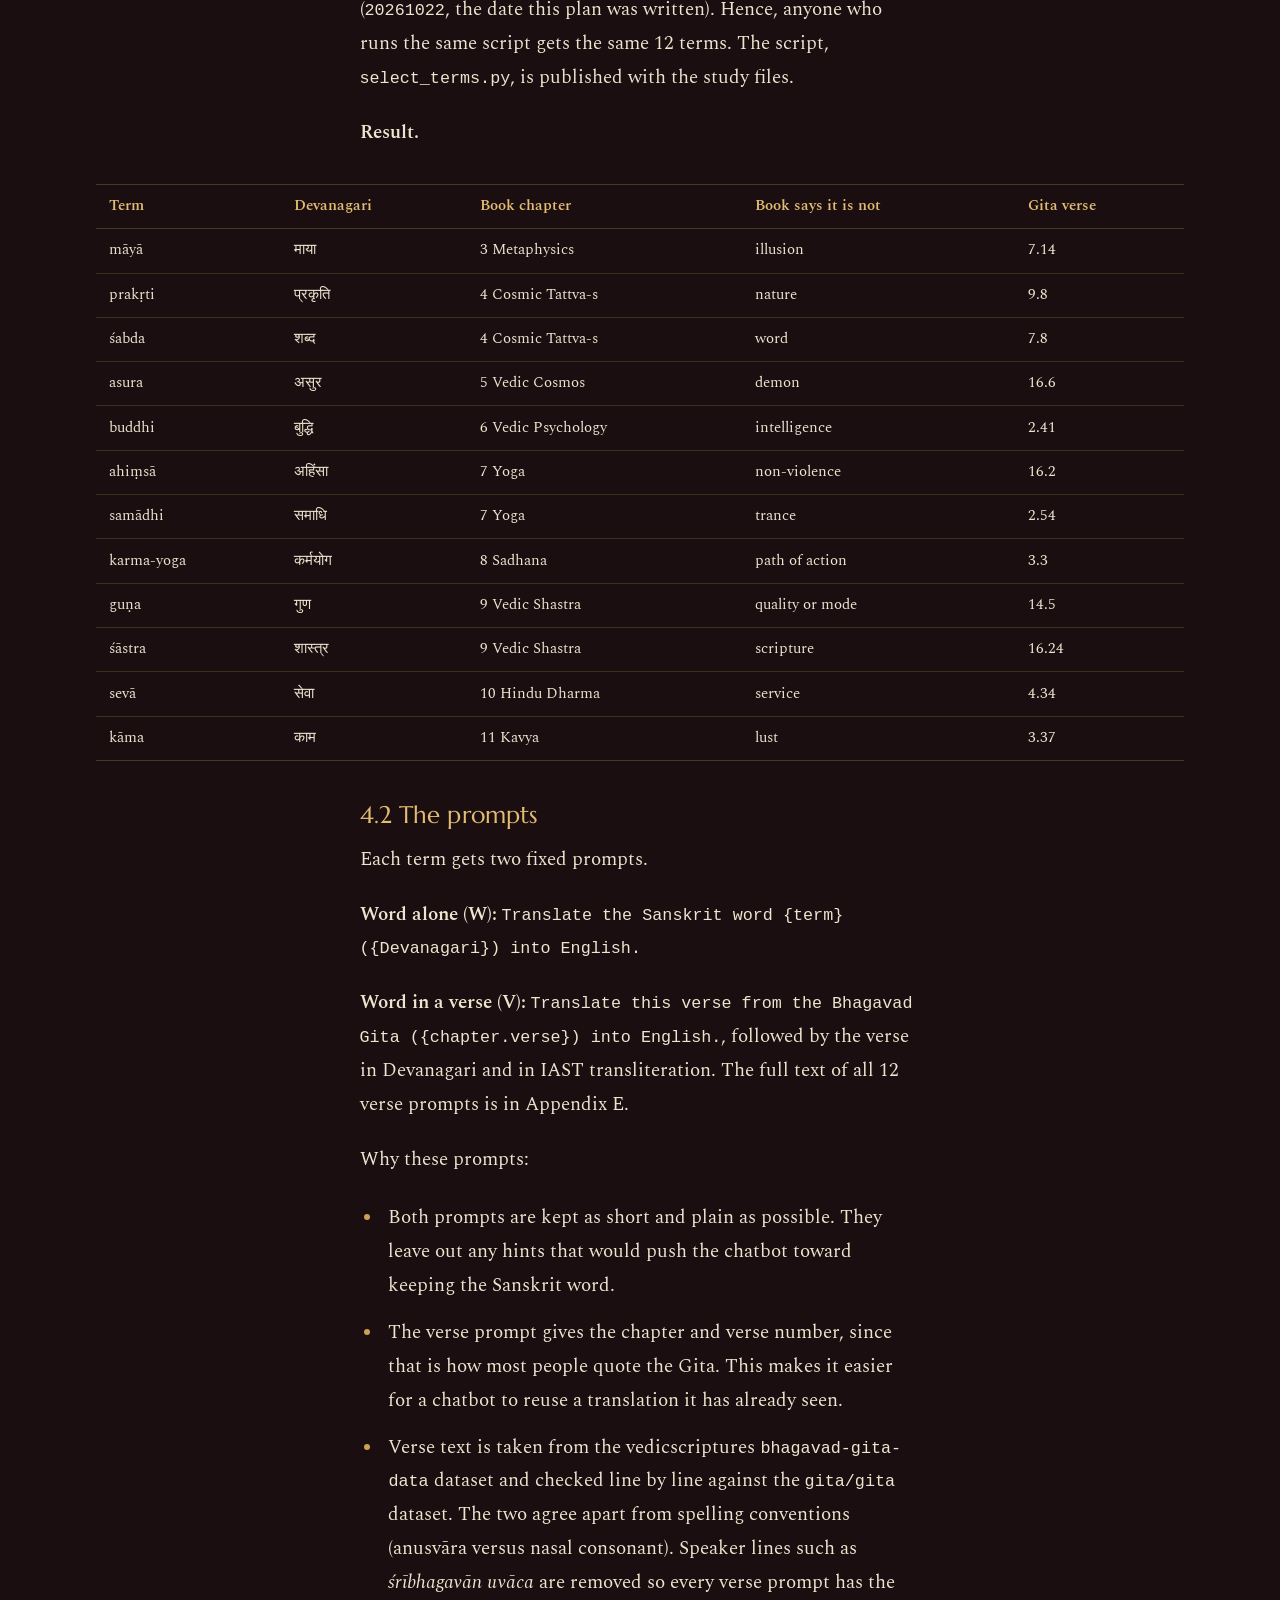
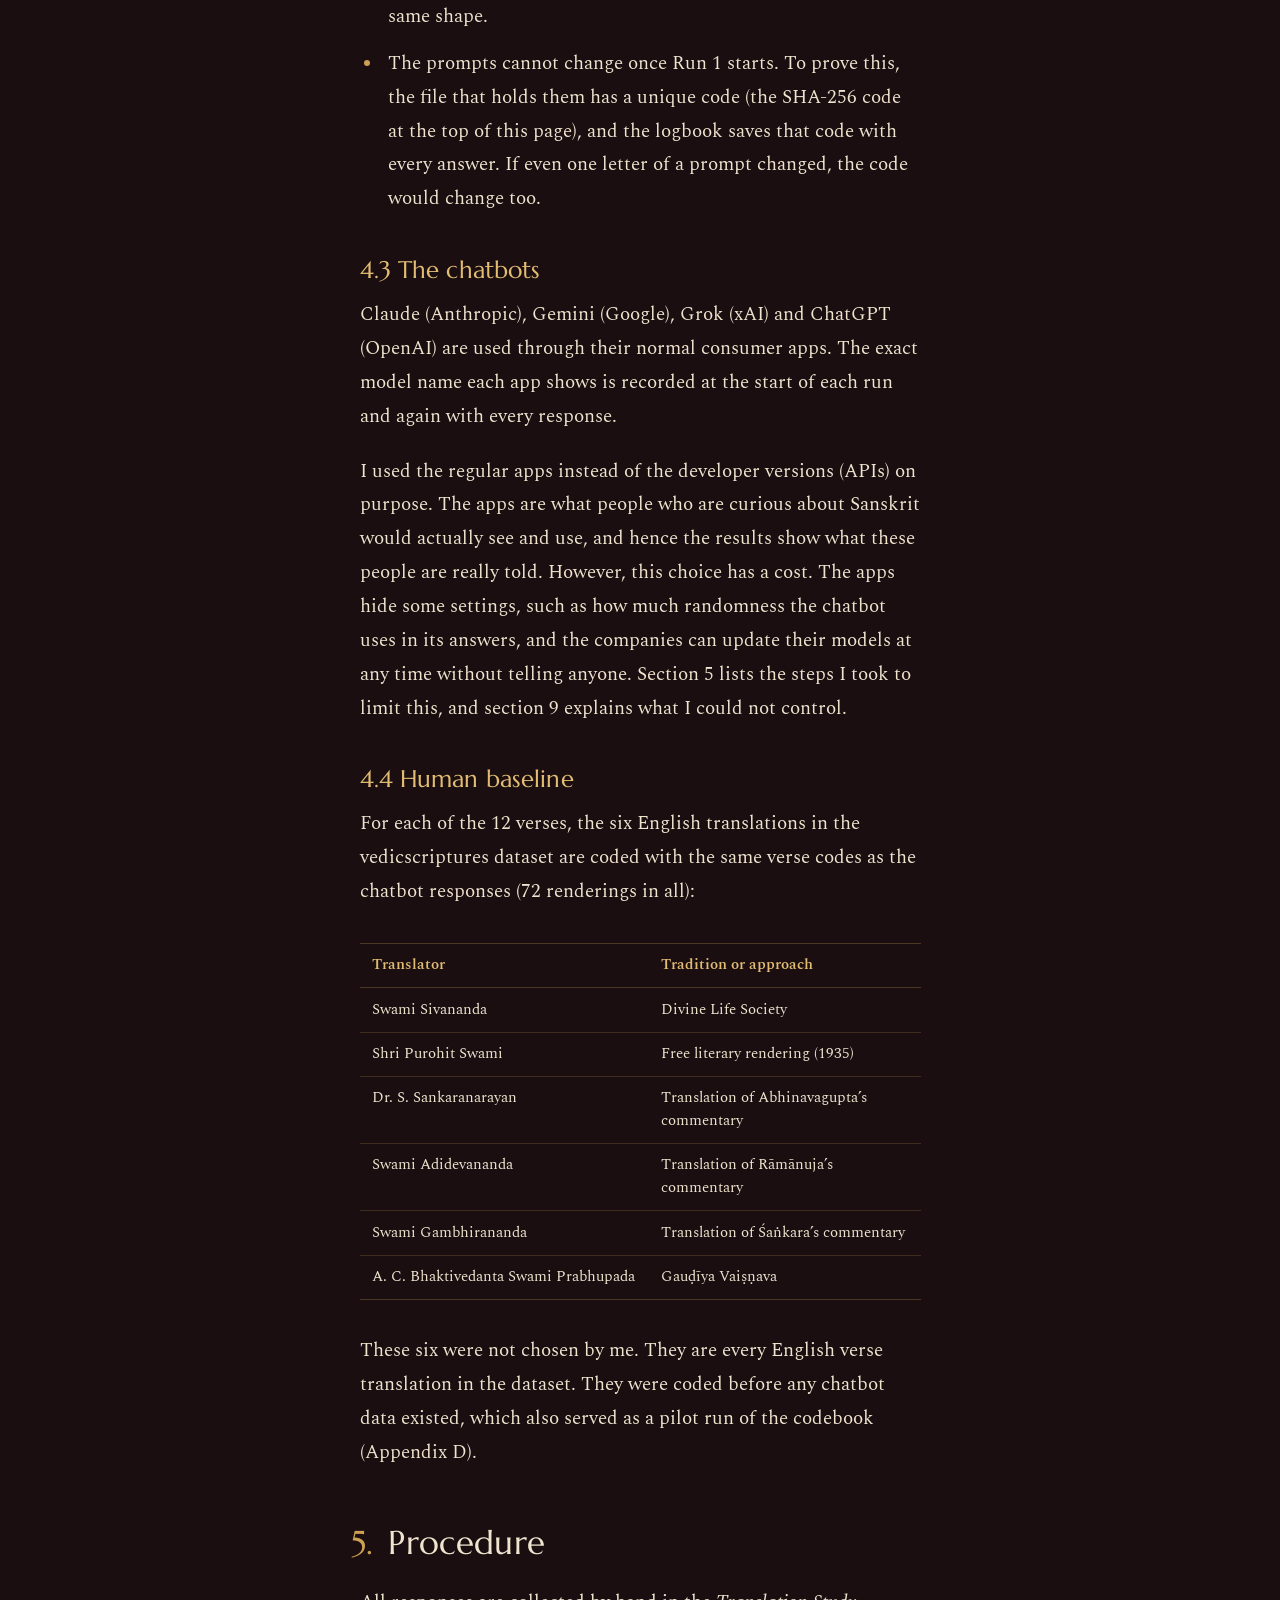
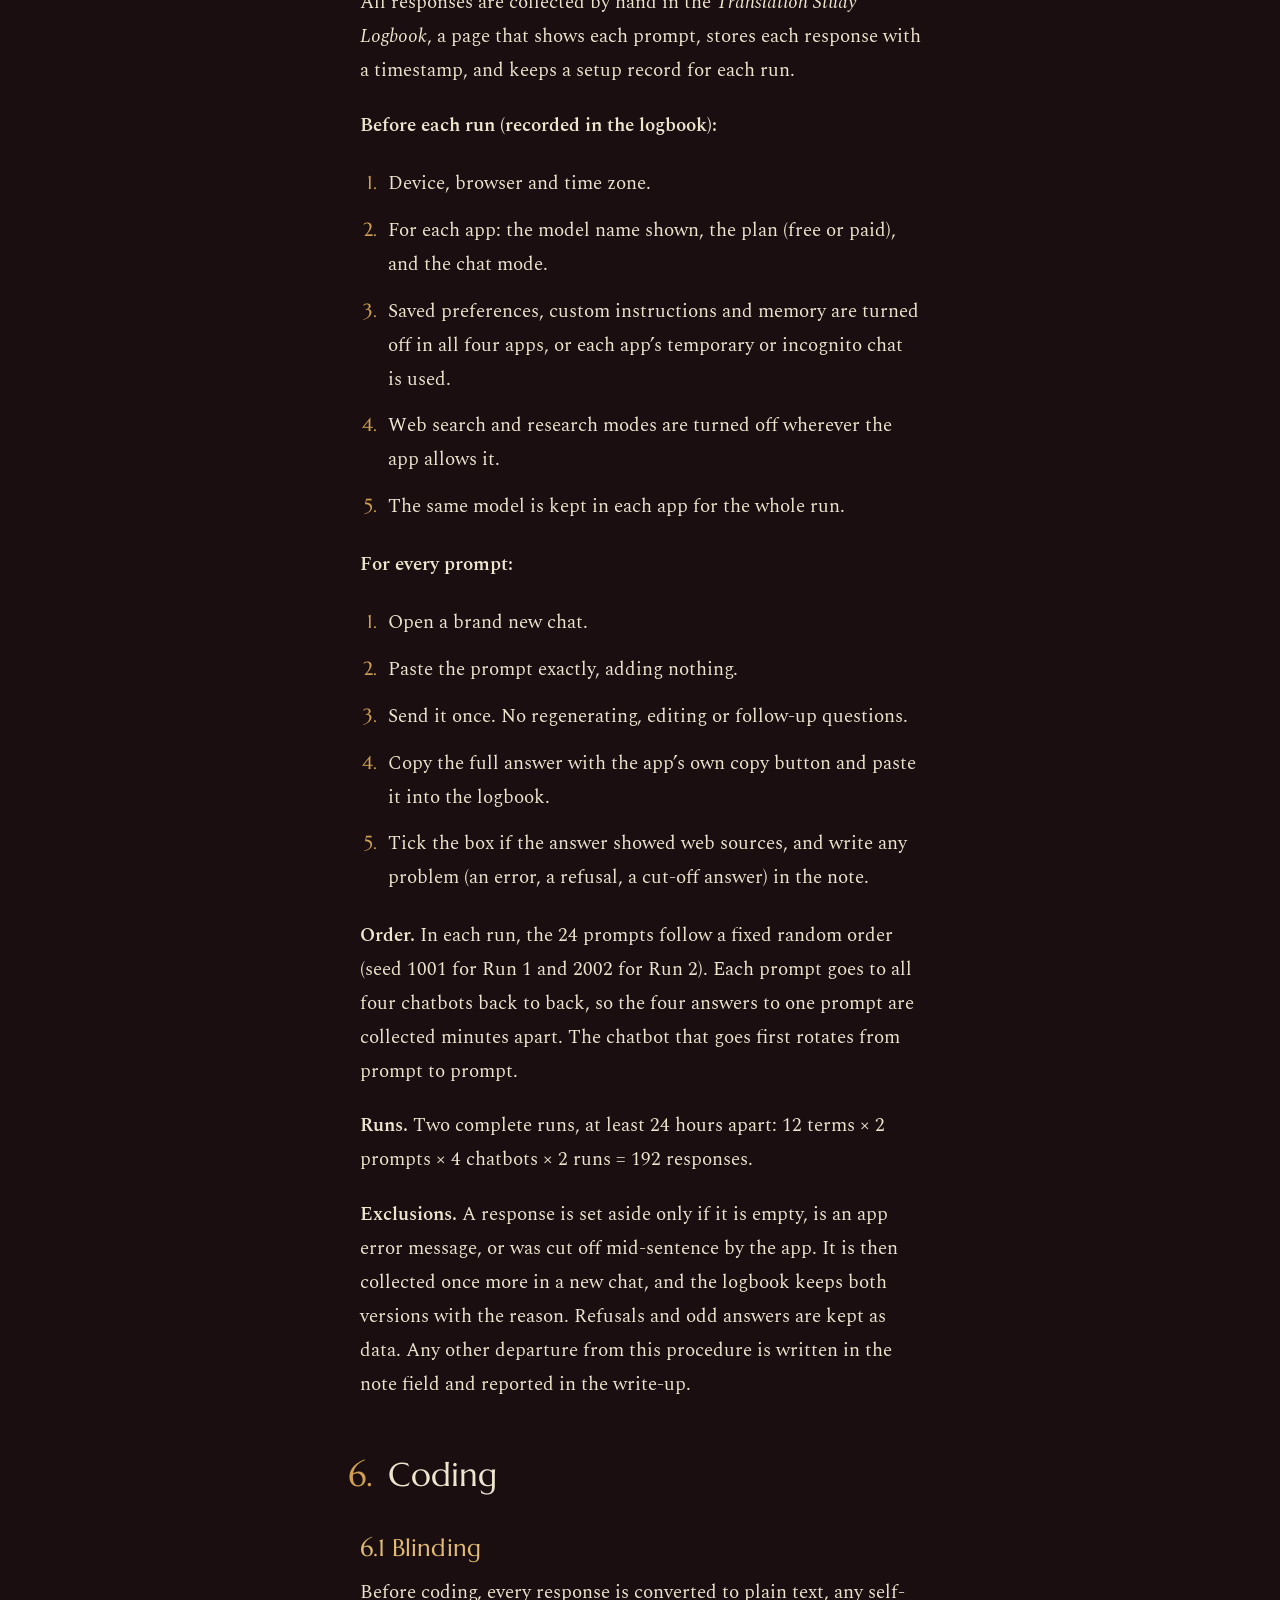
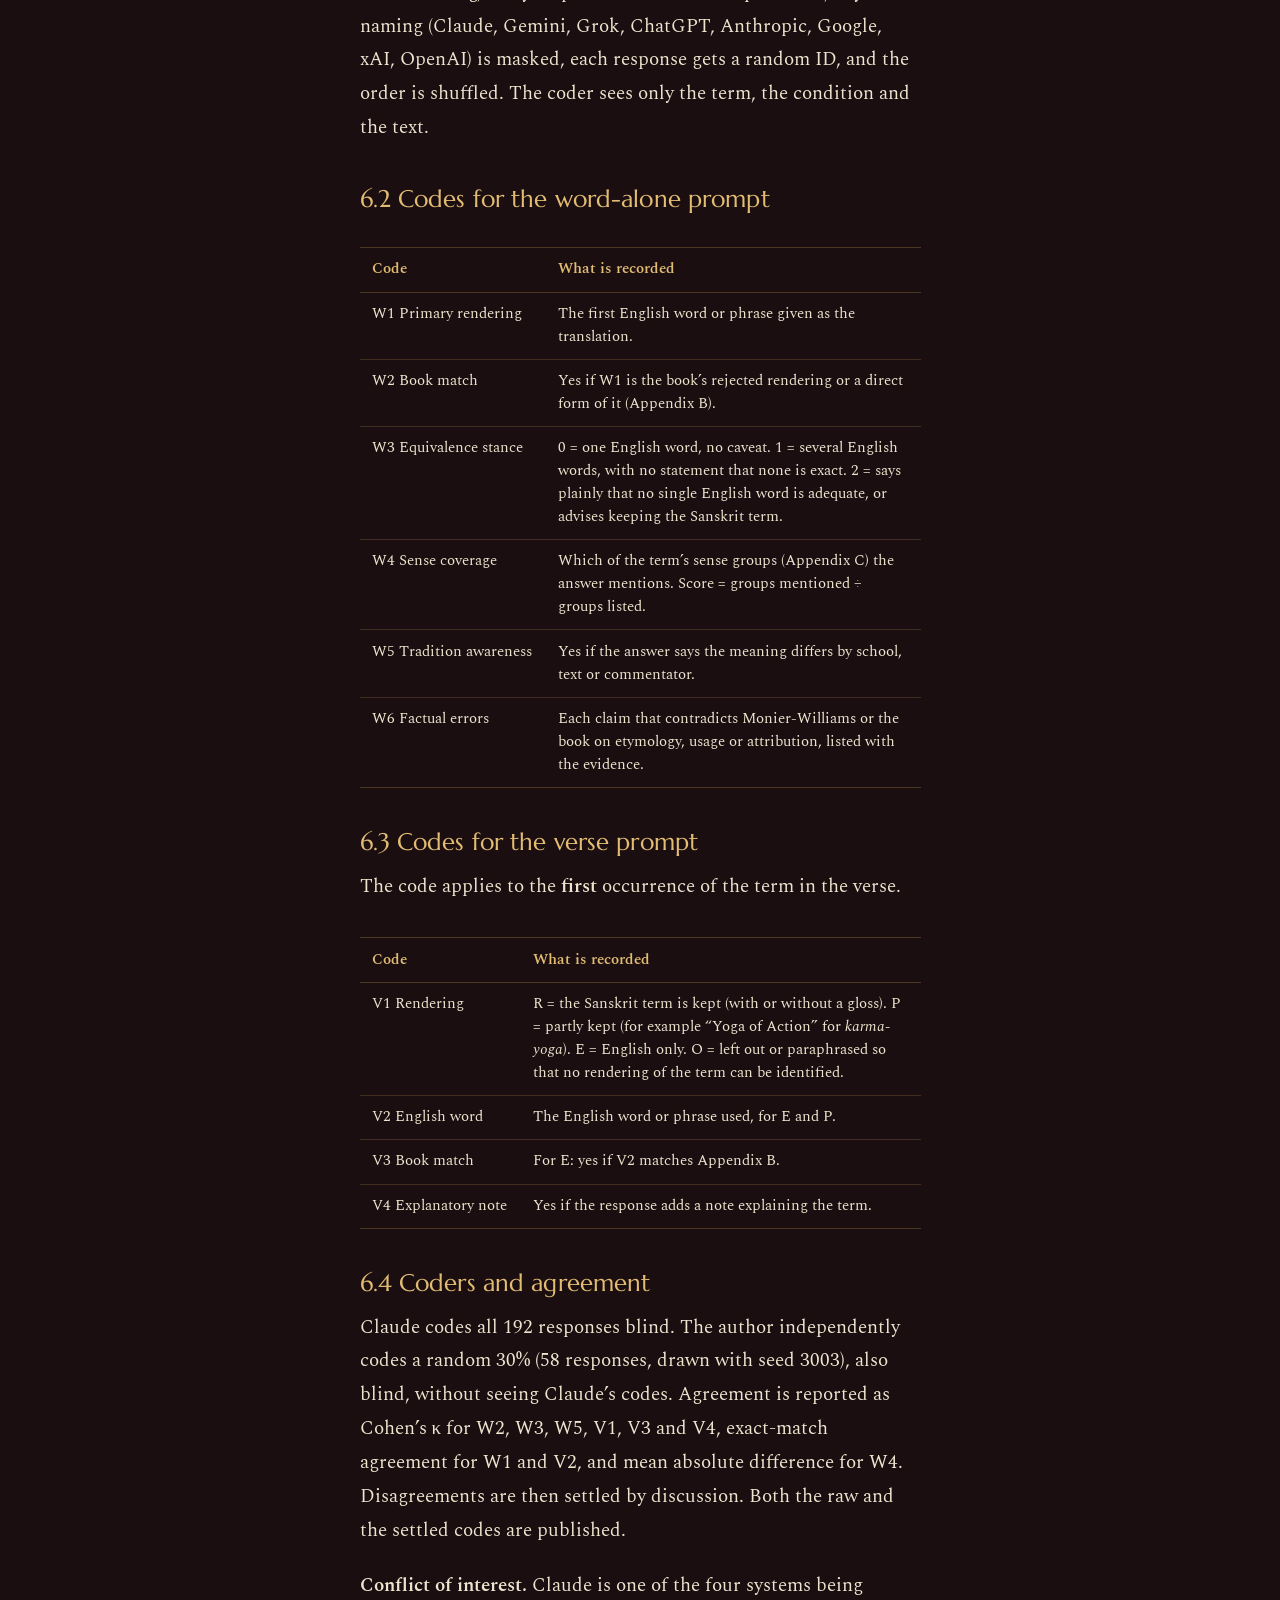
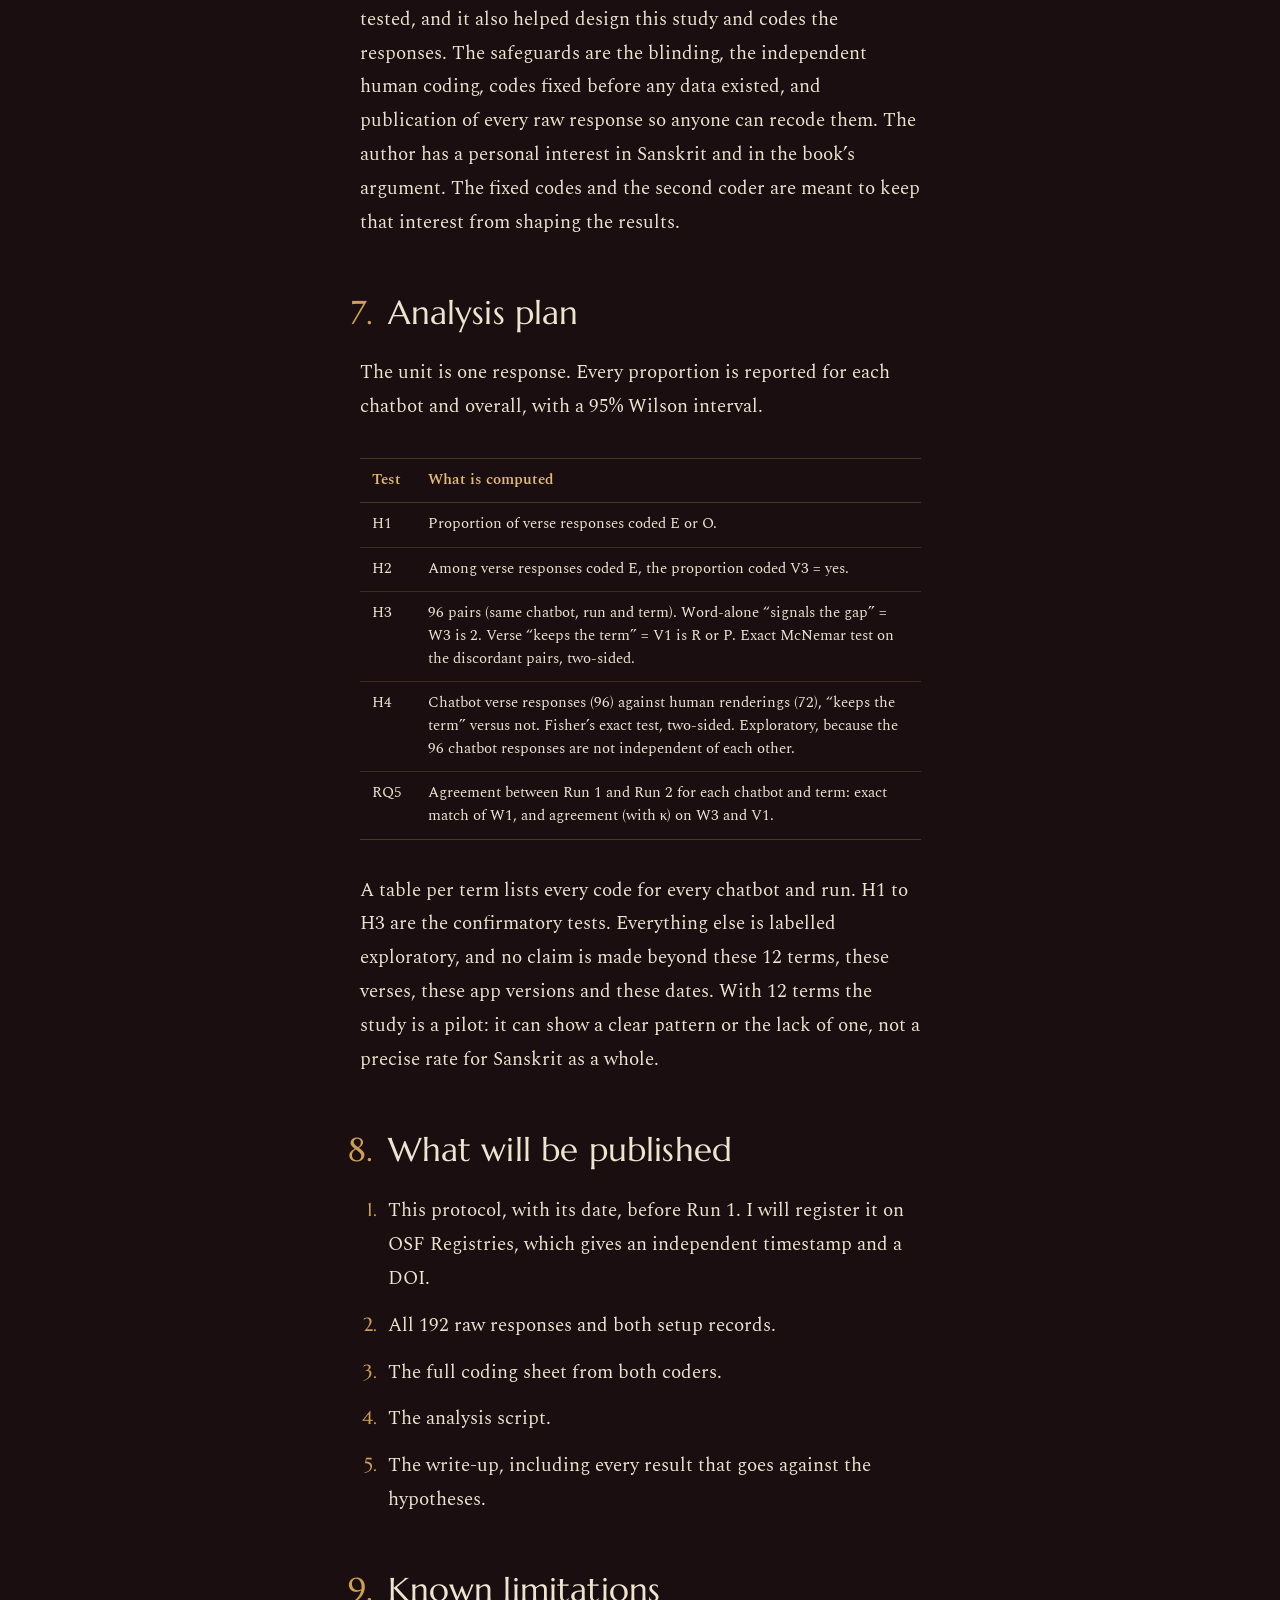
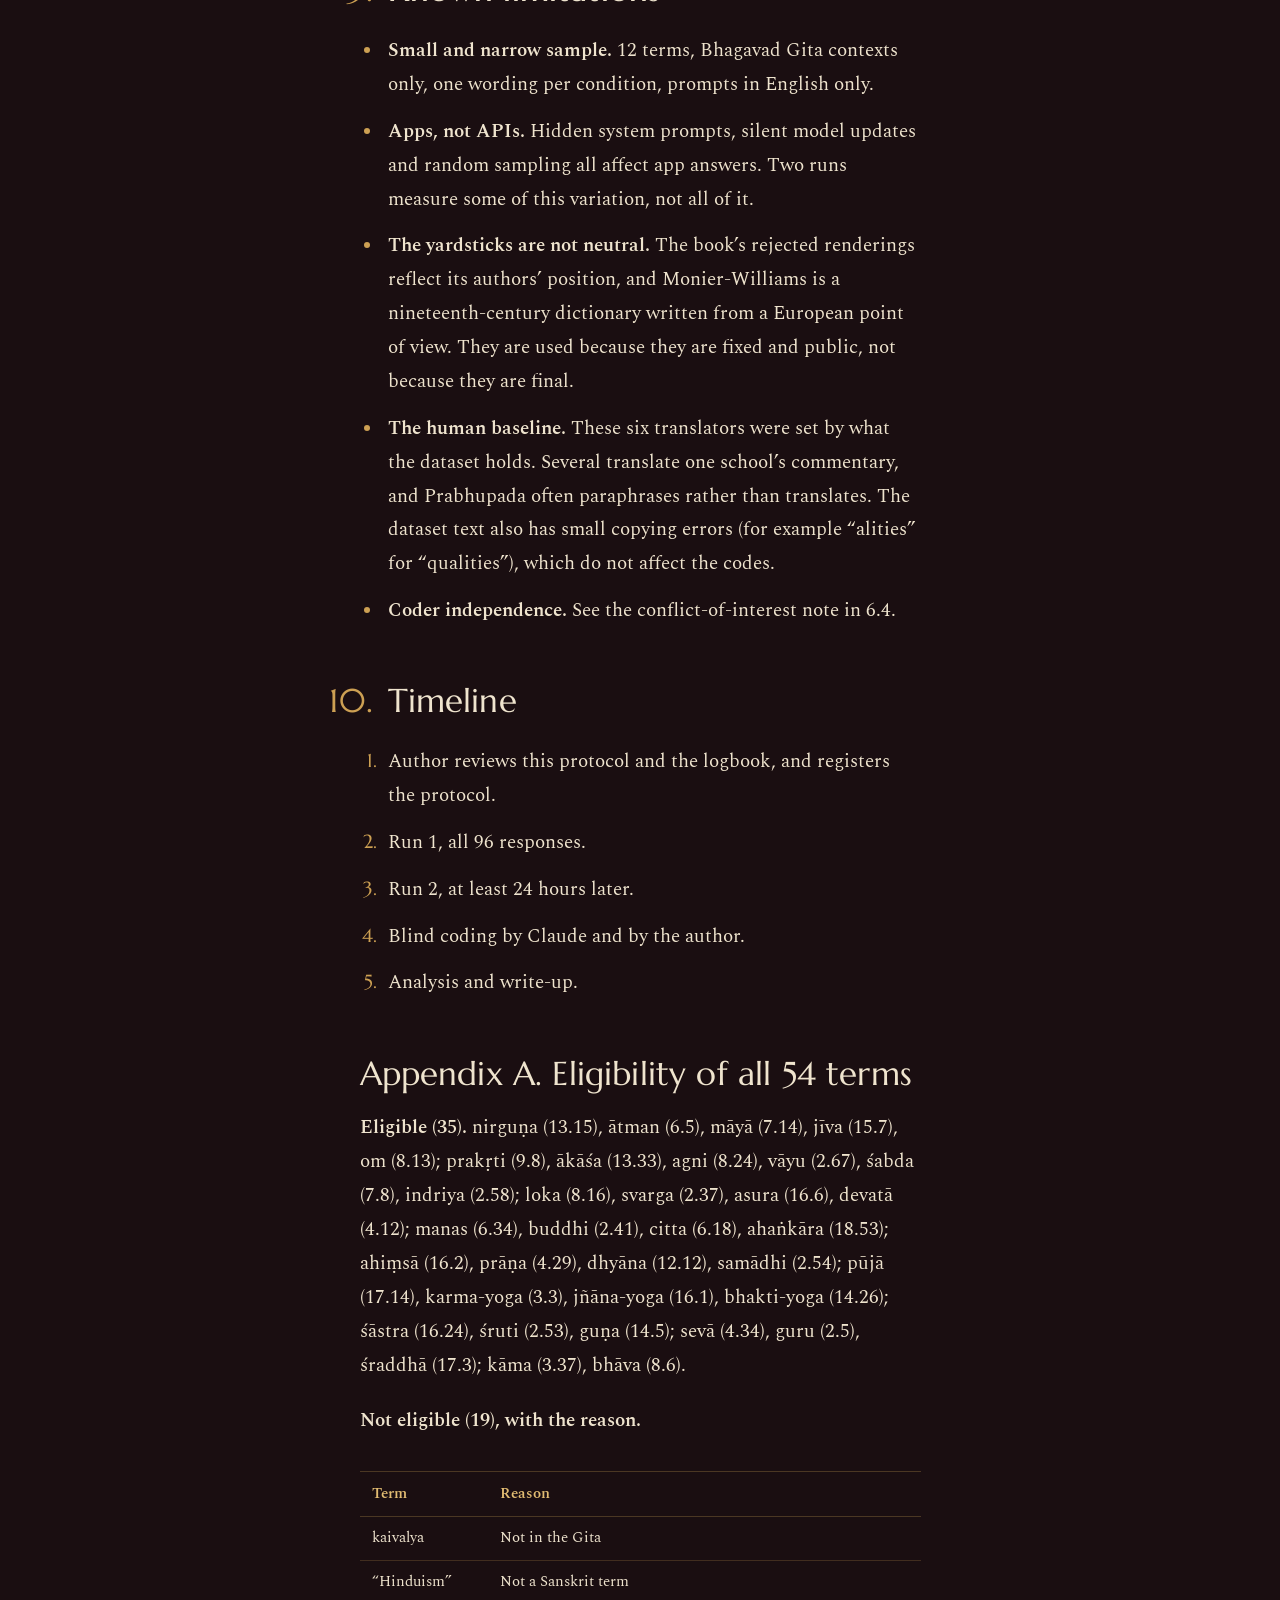
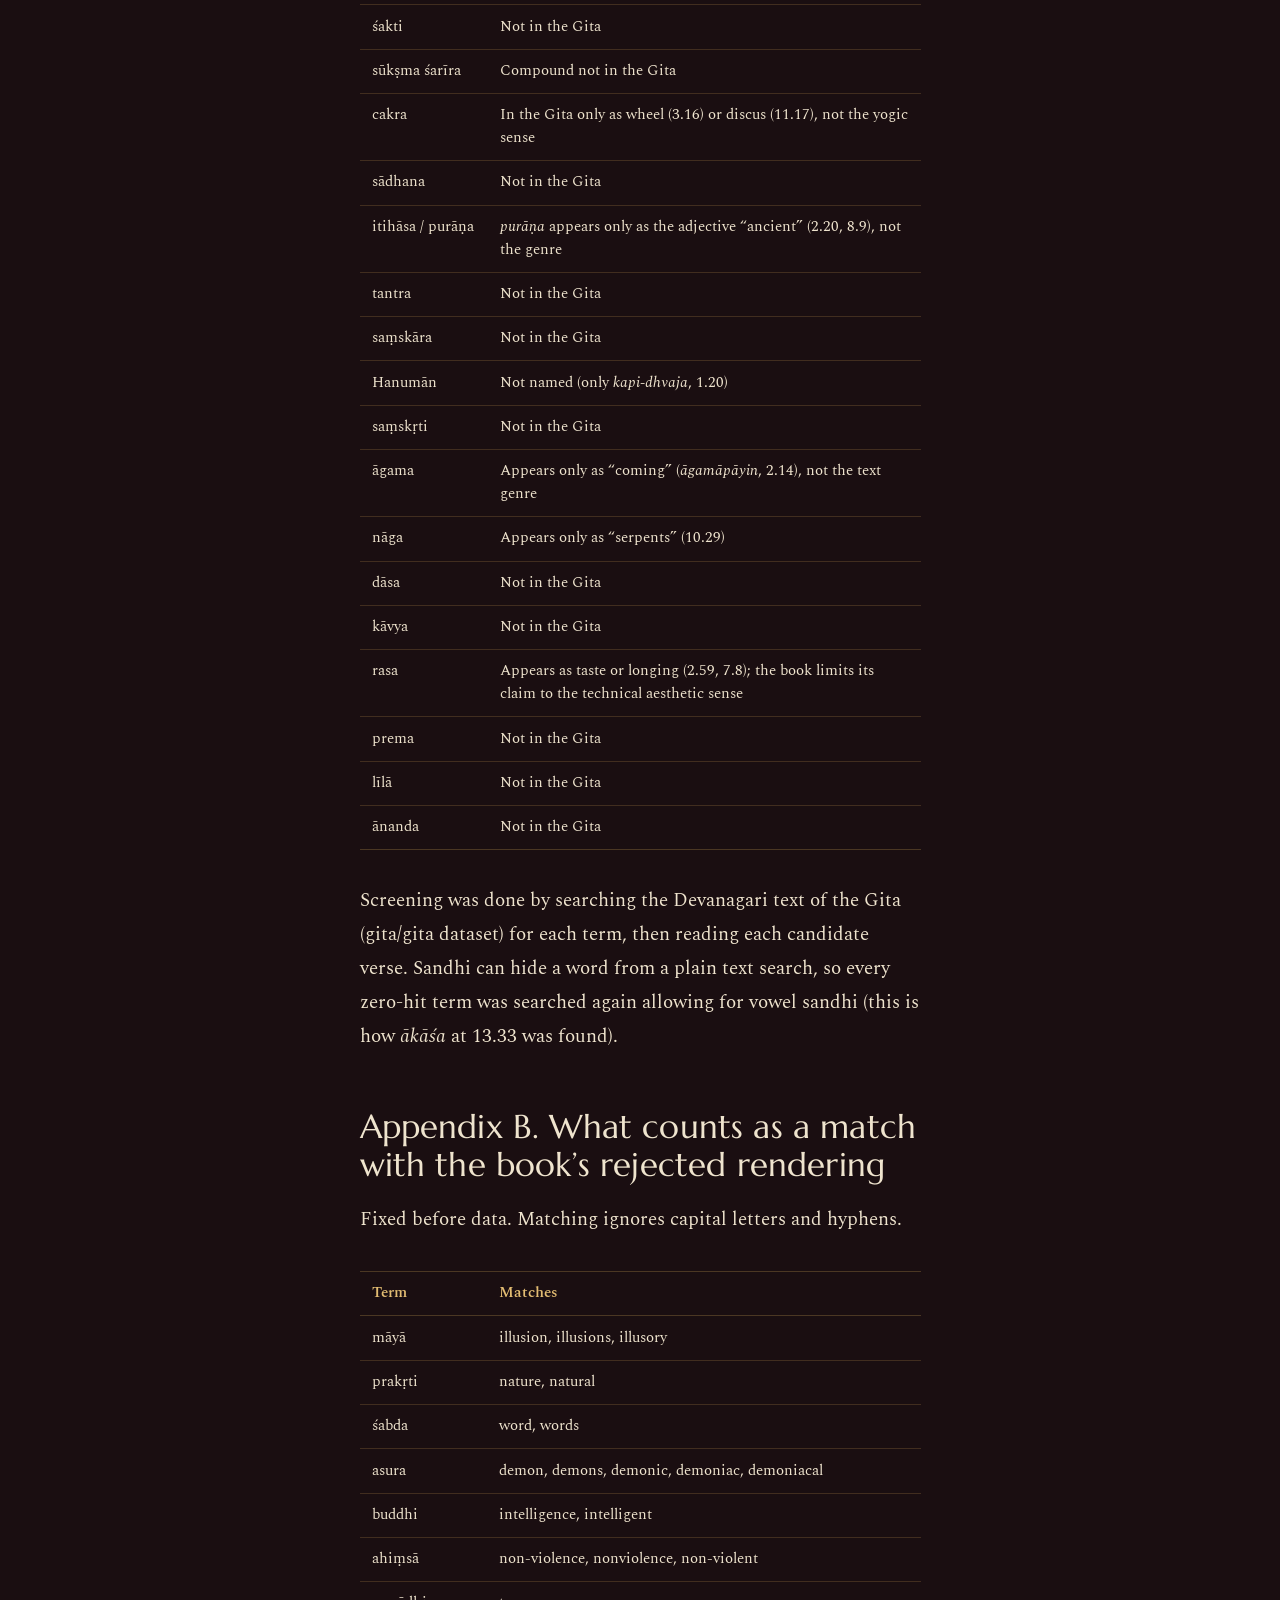
<file: writing/ai-study-protocol/index.html>
<!doctype html>
<html lang="en" data-theme="dark">
<head>
<meta charset="utf-8">
<meta name="viewport" content="width=device-width, initial-scale=1">
<title>Do AI Chatbots Flatten Sanskrit Non-Translatables? Study Protocol · Vishnu Iyengar</title>
<meta name="description" content="The plan for the chatbot study, written on 22 October 2026, before any chatbot answer was collected.">
<meta name="author" content="Vishnu Iyengar">
<meta name="theme-color" content="#1A0E11">
<link rel="icon" href="../../assets/favicon.svg" type="image/svg+xml">
<meta property="og:title" content="Do AI Chatbots Flatten Sanskrit Non-Translatables? Study Protocol">
<meta property="og:description" content="The plan for the chatbot study, written on 22 October 2026, before any chatbot answer was collected.">
<meta property="og:type" content="article">
<meta property="og:url" content="https://finsnovai.com/writing/ai-study-protocol/">
<meta property="article:author" content="Vishnu Iyengar">
<script>(function(){var t;try{t=localStorage.getItem("finsnovai-theme")}catch(e){}var r=document.documentElement;r.setAttribute("data-theme",t==="light"?"light":"dark");r.classList.add("js");})();</script>
<link rel="preconnect" href="https://fonts.googleapis.com">
<link rel="preconnect" href="https://fonts.gstatic.com" crossorigin>
<link href="https://fonts.googleapis.com/css2?family=Marcellus&family=Spectral:ital,wght@0,400;0,600;1,400&family=Tiro+Devanagari+Sanskrit&display=swap" rel="stylesheet">
<link rel="stylesheet" href="../../assets/site.css">
</head>
<body>
<a class="skip" href="#main">Skip to content</a>
<div class="progress" data-progress aria-hidden="true"></div>

<header class="site-header">
  <div class="site-header__inner">
    <a class="brand" href="../../" aria-label="Finsnovai, home">
      <svg class="brand__mark" viewBox="0 0 32 32" aria-hidden="true"><path fill="currentColor" d="M16 3c2.6 3.3 3.9 6.1 3.9 8.4 0 2.4-1.7 4.1-3.9 4.1s-3.9-1.7-3.9-4.1C12.1 9.1 13.4 6.3 16 3z"/><path fill="currentColor" d="M3 18.5h26c-.6 5.6-5.9 9.5-13 9.5S3.6 24.1 3 18.5zm4.2 2.2c1.4 2.7 4.8 4.6 8.8 4.6s7.4-1.9 8.8-4.6H7.2z" fill-rule="evenodd"/></svg>
      <span class="brand__word">Finsnovai</span>
    </a>
    <nav class="site-nav" aria-label="Main">
      <a href="../" aria-current="page">Writing</a>
      <a href="../../#about">About</a>
      <a href="../../#studio">Studio</a>
      <button class="theme-toggle" type="button" data-theme-toggle aria-label="Switch to light mode">
        <svg class="icon-moon" viewBox="0 0 24 24" aria-hidden="true"><path fill="currentColor" d="M20.5 14.6A8.5 8.5 0 0 1 9.4 3.5a8.5 8.5 0 1 0 11.1 11.1z"/></svg>
        <svg class="icon-sun" viewBox="0 0 24 24" aria-hidden="true"><circle cx="12" cy="12" r="4.2" fill="currentColor"/><g stroke="currentColor" stroke-width="1.8" stroke-linecap="round"><path d="M12 2v2.5M12 19.5V22M2 12h2.5M19.5 12H22M4.9 4.9l1.8 1.8M17.3 17.3l1.8 1.8M4.9 19.1l1.8-1.8M17.3 6.7l1.8-1.8"/></g></svg>
      </button>
    </nav>
  </div>
</header>

<main id="main">
  <article data-article>
    <header class="article-head">
      <div class="wrap">
        <a class="crumb" href="../">All essays</a>
        <h1 data-reveal>Do AI Chatbots Flatten Sanskrit Non-Translatables? Study Protocol</h1>
        <p class="dek" data-reveal data-reveal-delay="120">The plan for the chatbot study, written on 22 October 2026, before any chatbot answer was collected.</p>
        <div class="byline" data-reveal data-reveal-delay="220"><strong>Vishnu Iyengar</strong><span>October 2026</span><span>20 min read</span></div>
      </div>
    </header>

    

    <div class="lotus" aria-hidden="true"></div>

    <div class="prose prose--plain">
<p class="report-meta"><strong>Status:</strong> Pre-registration, version 1.0. Written on 22 October 2026, before any chatbot response was collected.</p>
<p class="report-meta"><strong>Results:</strong> <a href="../do-ai-chatbots-flatten-sanskrit/">Do AI Chatbots Flatten Sanskrit Non-Translatables?</a></p>
<p class="report-meta"><strong>Materials file:</strong> <code>materials.json</code>, SHA-256 <code>4426cc924514f42633bb7d03d52c3b5fef9abe604618aed6a0a2cadc4424a395</code></p>
<h2 data-reveal><ol type="1">
<li>Why this study</li>
</ol></h2>
<p data-reveal>In <em>Sanskrit Non-Translatables</em> (Malhotra and Babaji 2020), the authors name 54 Sanskrit terms and, for each one, the English word it is commonly reduced to: <em>māyā</em> to “illusion”, <em>guṇa</em> to “quality”, <em>sevā</em> to “service”, and so on. The book argues that each of these English words carries only part of what the Sanskrit term means, and that using the English word in its place leads to distortion and confusion.</p>
<p data-reveal>Today, this concern reaches beyond printed books, since more and more people ask AI chatbots what Sanskrit words mean. These chatbots learned their English from text that includes the very translations the book criticises. Hence, if the book’s argument holds, a chatbot should reproduce those translations whenever it is asked, and pass them on to every reader who trusts its answer.</p>
<p data-reveal>This study measures what four chatbots actually do with 12 of the book’s terms, once with the word on its own and once with the word inside a Bhagavad Gita verse. It then compares their verse translations with six published human translations of the same verses.</p>
<p data-reveal>This study takes no side on what each term means, or on whether the book is right. Rather, it compares every chatbot answer with three standards that were chosen before any answer was collected:</p>
<ol data-reveal type="1">
<li>the English word the book itself rejects for each term,</li>
<li>the range of senses listed in Monier-Williams’ <em>Sanskrit-English Dictionary</em> (1899), and</li>
<li>what published human translators did with the same verses.</li>
</ol>
<h2 data-reveal><ol start="2" type="1">
<li>Research questions</li>
</ol></h2>
<div class="table-wrap" data-reveal><table>

<thead>
<tr class="header">
<th><span class="sr-only">Row</span></th>
<th>Question</th>
</tr>
</thead>
<tbody>
<tr class="odd">
<td>RQ1</td>
<td>When asked to translate a term on its own, how often does a chatbot offer one English word as if it were enough, and how often is that word the one the book rejects?</td>
</tr>
<tr class="even">
<td>RQ2</td>
<td>When the same term appears inside a verse, does the chatbot keep the Sanskrit term or replace it, and with which English word?</td>
</tr>
<tr class="odd">
<td>RQ3</td>
<td>Does a chatbot that explains a term’s range when asked about the word alone still flatten it inside a verse?</td>
</tr>
<tr class="even">
<td>RQ4</td>
<td>How do the chatbots compare with six published human translators of the same verses?</td>
</tr>
<tr class="odd">
<td>RQ5</td>
<td>How much does the same chatbot’s answer change between two runs of the same prompt?</td>
</tr>
</tbody>
</table></div>
<h2 data-reveal><ol start="3" type="1">
<li>Hypotheses</li>
</ol></h2>
<p data-reveal>I wrote these hypotheses before collecting any data, and for each one I state the result that would show it to be wrong.</p>
<p data-reveal><strong>H1.</strong> When a chatbot translates a verse, it will usually drop the Sanskrit term, either by putting an English word in its place or by leaving the term out (codes E and O, explained in section 6). I expect this in more than half of the verse answers. Suppose the share of such answers is above half, and the lower end of its 95% confidence interval (Wilson method) is also above half. In that case, H1 is supported. If not, H1 fails.</p>
<p data-reveal><strong>H2.</strong> When a chatbot does put an English word in place of the term, that word will usually be the very one the book rejects (the full list of matches is in Appendix B). Suppose at least half of these English words match the list. In that case, H2 is supported. If not, H2 fails.</p>
<p data-reveal><strong>H3.</strong> A chatbot will often admit that no English word can capture a term, and then use an English word for it anyway when it translates a verse. When asked about the word alone, it will often say that no single English word fits (code W3 = 2). However, when the same word appears inside the verse, the same chatbot will keep the Sanskrit term less often (codes R and P). To test this, I pair the two answers each chatbot gives for the same term in the same run, which makes 96 pairs, and compare them with an exact McNemar test (two-sided, α = 0.05). Suppose the test shows that the chatbots flag the gap significantly more often than they keep the term. In that case, H3 is supported. If not, H3 fails.</p>
<p data-reveal><strong>H4.</strong> The chatbots and the human translators will keep the Sanskrit term at different rates. I make no prediction about which side keeps it more often, and hence this test is exploratory. I compare the two rates with a two-sided Fisher’s exact test.</p>
<p data-reveal>RQ5 asks how much the answers change between the two runs. It only describes that change, and hence it has no hypothesis.</p>
<h2 data-reveal><ol start="4" type="1">
<li>Materials</li>
</ol></h2>
<h3 data-reveal>4.1 Choosing the 12 terms</h3>
<p data-reveal><strong>Population.</strong> The 54 terms discussed in chapters 3 to 11 of the book.</p>
<p data-reveal><strong>Eligibility rule.</strong> A term could be picked only if the Bhagavad Gita uses it, and uses it with the meaning the book talks about. The reason is that the second prompt asks each chatbot to translate a Gita verse that contains the term. Sometimes the Gita uses the same word with a different meaning, and those cases do not count. For example, the book discusses <em>nāga</em> as the Naga sect of ascetics, whereas in the Gita <em>nāga</em> only means “serpent”. Similarly, the book’s <em>cakra</em> is a centre in the body used in yoga, whereas the Gita’s <em>cakra</em> is a wheel or a discus. Out of the 54 terms, 35 passed this check and 19 did not. Appendix A lists all 54 with the verse used for each term that passed and the reason for each one that did not.</p>
<p data-reveal><strong>Draw.</strong> I picked the 12 terms at random. However, so that the sample covers the whole book, the draw went chapter by chapter. First, one term was drawn from each of the 9 chapters. Then, 3 more were drawn from the terms that were left. The draw was done in Python with a fixed starting number, called a seed (<code>20261022</code>, the date this plan was written). Hence, anyone who runs the same script gets the same 12 terms. The script, <code>select_terms.py</code>, is published with the study files.</p>
<p data-reveal><strong>Result.</strong></p>
<div class="table-wrap is-wide" data-reveal><table>
<thead>
<tr class="header">
<th>Term</th>
<th>Devanagari</th>
<th>Book chapter</th>
<th>Book says it is not</th>
<th>Gita verse</th>
</tr>
</thead>
<tbody>
<tr class="odd">
<td>māyā</td>
<td>माया</td>
<td>3 Metaphysics</td>
<td>illusion</td>
<td>7.14</td>
</tr>
<tr class="even">
<td>prakṛti</td>
<td>प्रकृति</td>
<td>4 Cosmic Tattva-s</td>
<td>nature</td>
<td>9.8</td>
</tr>
<tr class="odd">
<td>śabda</td>
<td>शब्द</td>
<td>4 Cosmic Tattva-s</td>
<td>word</td>
<td>7.8</td>
</tr>
<tr class="even">
<td>asura</td>
<td>असुर</td>
<td>5 Vedic Cosmos</td>
<td>demon</td>
<td>16.6</td>
</tr>
<tr class="odd">
<td>buddhi</td>
<td>बुद्धि</td>
<td>6 Vedic Psychology</td>
<td>intelligence</td>
<td>2.41</td>
</tr>
<tr class="even">
<td>ahiṃsā</td>
<td>अहिंसा</td>
<td>7 Yoga</td>
<td>non-violence</td>
<td>16.2</td>
</tr>
<tr class="odd">
<td>samādhi</td>
<td>समाधि</td>
<td>7 Yoga</td>
<td>trance</td>
<td>2.54</td>
</tr>
<tr class="even">
<td>karma-yoga</td>
<td>कर्मयोग</td>
<td>8 Sadhana</td>
<td>path of action</td>
<td>3.3</td>
</tr>
<tr class="odd">
<td>guṇa</td>
<td>गुण</td>
<td>9 Vedic Shastra</td>
<td>quality or mode</td>
<td>14.5</td>
</tr>
<tr class="even">
<td>śāstra</td>
<td>शास्त्र</td>
<td>9 Vedic Shastra</td>
<td>scripture</td>
<td>16.24</td>
</tr>
<tr class="odd">
<td>sevā</td>
<td>सेवा</td>
<td>10 Hindu Dharma</td>
<td>service</td>
<td>4.34</td>
</tr>
<tr class="even">
<td>kāma</td>
<td>काम</td>
<td>11 Kavya</td>
<td>lust</td>
<td>3.37</td>
</tr>
</tbody>
</table></div>
<h3 data-reveal>4.2 The prompts</h3>
<p data-reveal>Each term gets two fixed prompts.</p>
<p data-reveal><strong>Word alone (W):</strong> <code>Translate the Sanskrit word {term} ({Devanagari}) into English.</code></p>
<p data-reveal><strong>Word in a verse (V):</strong> <code>Translate this verse from the Bhagavad Gita ({chapter.verse}) into English.</code>, followed by the verse in Devanagari and in IAST transliteration. The full text of all 12 verse prompts is in Appendix E.</p>
<p data-reveal>Why these prompts:</p>
<ul data-reveal>
<li>Both prompts are kept as short and plain as possible. They leave out any hints that would push the chatbot toward keeping the Sanskrit word.</li>
<li>The verse prompt gives the chapter and verse number, since that is how most people quote the Gita. This makes it easier for a chatbot to reuse a translation it has already seen.</li>
<li>Verse text is taken from the vedicscriptures <code>bhagavad-gita-data</code> dataset and checked line by line against the <code>gita/gita</code> dataset. The two agree apart from spelling conventions (anusvāra versus nasal consonant). Speaker lines such as <em>śrībhagavān uvāca</em> are removed so every verse prompt has the same shape.</li>
<li>The prompts cannot change once Run 1 starts. To prove this, the file that holds them has a unique code (the SHA-256 code at the top of this page), and the logbook saves that code with every answer. If even one letter of a prompt changed, the code would change too.</li>
</ul>
<h3 data-reveal>4.3 The chatbots</h3>
<p data-reveal>Claude (Anthropic), Gemini (Google), Grok (xAI) and ChatGPT (OpenAI) are used through their normal consumer apps. The exact model name each app shows is recorded at the start of each run and again with every response.</p>
<p data-reveal>I used the regular apps instead of the developer versions (APIs) on purpose. The apps are what people who are curious about Sanskrit would actually see and use, and hence the results show what these people are really told. However, this choice has a cost. The apps hide some settings, such as how much randomness the chatbot uses in its answers, and the companies can update their models at any time without telling anyone. Section 5 lists the steps I took to limit this, and section 9 explains what I could not control.</p>
<h3 data-reveal>4.4 Human baseline</h3>
<p data-reveal>For each of the 12 verses, the six English translations in the vedicscriptures dataset are coded with the same verse codes as the chatbot responses (72 renderings in all):</p>
<div class="table-wrap" data-reveal><table>
<thead>
<tr class="header">
<th>Translator</th>
<th>Tradition or approach</th>
</tr>
</thead>
<tbody>
<tr class="odd">
<td>Swami Sivananda</td>
<td>Divine Life Society</td>
</tr>
<tr class="even">
<td>Shri Purohit Swami</td>
<td>Free literary rendering (1935)</td>
</tr>
<tr class="odd">
<td>Dr. S. Sankaranarayan</td>
<td>Translation of Abhinavagupta’s commentary</td>
</tr>
<tr class="even">
<td>Swami Adidevananda</td>
<td>Translation of Rāmānuja’s commentary</td>
</tr>
<tr class="odd">
<td>Swami Gambhirananda</td>
<td>Translation of Śaṅkara’s commentary</td>
</tr>
<tr class="even">
<td>A. C. Bhaktivedanta Swami Prabhupada</td>
<td>Gauḍīya Vaiṣṇava</td>
</tr>
</tbody>
</table></div>
<p data-reveal>These six were not chosen by me. They are every English verse translation in the dataset. They were coded before any chatbot data existed, which also served as a pilot run of the codebook (Appendix D).</p>
<h2 data-reveal><ol start="5" type="1">
<li>Procedure</li>
</ol></h2>
<p data-reveal>All responses are collected by hand in the <em>Translation Study Logbook</em>, a page that shows each prompt, stores each response with a timestamp, and keeps a setup record for each run.</p>
<p data-reveal><strong>Before each run (recorded in the logbook):</strong></p>
<ol data-reveal type="1">
<li>Device, browser and time zone.</li>
<li>For each app: the model name shown, the plan (free or paid), and the chat mode.</li>
<li>Saved preferences, custom instructions and memory are turned off in all four apps, or each app’s temporary or incognito chat is used.</li>
<li>Web search and research modes are turned off wherever the app allows it.</li>
<li>The same model is kept in each app for the whole run.</li>
</ol>
<p data-reveal><strong>For every prompt:</strong></p>
<ol data-reveal type="1">
<li>Open a brand new chat.</li>
<li>Paste the prompt exactly, adding nothing.</li>
<li>Send it once. No regenerating, editing or follow-up questions.</li>
<li>Copy the full answer with the app’s own copy button and paste it into the logbook.</li>
<li>Tick the box if the answer showed web sources, and write any problem (an error, a refusal, a cut-off answer) in the note.</li>
</ol>
<p data-reveal><strong>Order.</strong> In each run, the 24 prompts follow a fixed random order (seed 1001 for Run 1 and 2002 for Run 2). Each prompt goes to all four chatbots back to back, so the four answers to one prompt are collected minutes apart. The chatbot that goes first rotates from prompt to prompt.</p>
<p data-reveal><strong>Runs.</strong> Two complete runs, at least 24 hours apart: 12 terms × 2 prompts × 4 chatbots × 2 runs = 192 responses.</p>
<p data-reveal><strong>Exclusions.</strong> A response is set aside only if it is empty, is an app error message, or was cut off mid-sentence by the app. It is then collected once more in a new chat, and the logbook keeps both versions with the reason. Refusals and odd answers are kept as data. Any other departure from this procedure is written in the note field and reported in the write-up.</p>
<h2 data-reveal><ol start="6" type="1">
<li>Coding</li>
</ol></h2>
<h3 data-reveal>6.1 Blinding</h3>
<p data-reveal>Before coding, every response is converted to plain text, any self-naming (Claude, Gemini, Grok, ChatGPT, Anthropic, Google, xAI, OpenAI) is masked, each response gets a random ID, and the order is shuffled. The coder sees only the term, the condition and the text.</p>
<h3 data-reveal>6.2 Codes for the word-alone prompt</h3>
<div class="table-wrap" data-reveal><table>

<thead>
<tr class="header">
<th>Code</th>
<th>What is recorded</th>
</tr>
</thead>
<tbody>
<tr class="odd">
<td>W1 Primary rendering</td>
<td>The first English word or phrase given as the translation.</td>
</tr>
<tr class="even">
<td>W2 Book match</td>
<td>Yes if W1 is the book’s rejected rendering or a direct form of it (Appendix B).</td>
</tr>
<tr class="odd">
<td>W3 Equivalence stance</td>
<td>0 = one English word, no caveat. 1 = several English words, with no statement that none is exact. 2 = says plainly that no single English word is adequate, or advises keeping the Sanskrit term.</td>
</tr>
<tr class="even">
<td>W4 Sense coverage</td>
<td>Which of the term’s sense groups (Appendix C) the answer mentions. Score = groups mentioned ÷ groups listed.</td>
</tr>
<tr class="odd">
<td>W5 Tradition awareness</td>
<td>Yes if the answer says the meaning differs by school, text or commentator.</td>
</tr>
<tr class="even">
<td>W6 Factual errors</td>
<td>Each claim that contradicts Monier-Williams or the book on etymology, usage or attribution, listed with the evidence.</td>
</tr>
</tbody>
</table></div>
<h3 data-reveal>6.3 Codes for the verse prompt</h3>
<p data-reveal>The code applies to the <strong>first</strong> occurrence of the term in the verse.</p>
<div class="table-wrap" data-reveal><table>

<thead>
<tr class="header">
<th>Code</th>
<th>What is recorded</th>
</tr>
</thead>
<tbody>
<tr class="odd">
<td>V1 Rendering</td>
<td>R = the Sanskrit term is kept (with or without a gloss). P = partly kept (for example “Yoga of Action” for <em>karma-yoga</em>). E = English only. O = left out or paraphrased so that no rendering of the term can be identified.</td>
</tr>
<tr class="even">
<td>V2 English word</td>
<td>The English word or phrase used, for E and P.</td>
</tr>
<tr class="odd">
<td>V3 Book match</td>
<td>For E: yes if V2 matches Appendix B.</td>
</tr>
<tr class="even">
<td>V4 Explanatory note</td>
<td>Yes if the response adds a note explaining the term.</td>
</tr>
</tbody>
</table></div>
<h3 data-reveal>6.4 Coders and agreement</h3>
<p data-reveal>Claude codes all 192 responses blind. The author independently codes a random 30% (58 responses, drawn with seed 3003), also blind, without seeing Claude’s codes. Agreement is reported as Cohen’s κ for W2, W3, W5, V1, V3 and V4, exact-match agreement for W1 and V2, and mean absolute difference for W4. Disagreements are then settled by discussion. Both the raw and the settled codes are published.</p>
<p data-reveal><strong>Conflict of interest.</strong> Claude is one of the four systems being tested, and it also helped design this study and codes the responses. The safeguards are the blinding, the independent human coding, codes fixed before any data existed, and publication of every raw response so anyone can recode them. The author has a personal interest in Sanskrit and in the book’s argument. The fixed codes and the second coder are meant to keep that interest from shaping the results.</p>
<h2 data-reveal><ol start="7" type="1">
<li>Analysis plan</li>
</ol></h2>
<p data-reveal>The unit is one response. Every proportion is reported for each chatbot and overall, with a 95% Wilson interval.</p>
<div class="table-wrap" data-reveal><table>

<thead>
<tr class="header">
<th>Test</th>
<th>What is computed</th>
</tr>
</thead>
<tbody>
<tr class="odd">
<td>H1</td>
<td>Proportion of verse responses coded E or O.</td>
</tr>
<tr class="even">
<td>H2</td>
<td>Among verse responses coded E, the proportion coded V3 = yes.</td>
</tr>
<tr class="odd">
<td>H3</td>
<td>96 pairs (same chatbot, run and term). Word-alone “signals the gap” = W3 is 2. Verse “keeps the term” = V1 is R or P. Exact McNemar test on the discordant pairs, two-sided.</td>
</tr>
<tr class="even">
<td>H4</td>
<td>Chatbot verse responses (96) against human renderings (72), “keeps the term” versus not. Fisher’s exact test, two-sided. Exploratory, because the 96 chatbot responses are not independent of each other.</td>
</tr>
<tr class="odd">
<td>RQ5</td>
<td>Agreement between Run 1 and Run 2 for each chatbot and term: exact match of W1, and agreement (with κ) on W3 and V1.</td>
</tr>
</tbody>
</table></div>
<p data-reveal>A table per term lists every code for every chatbot and run. H1 to H3 are the confirmatory tests. Everything else is labelled exploratory, and no claim is made beyond these 12 terms, these verses, these app versions and these dates. With 12 terms the study is a pilot: it can show a clear pattern or the lack of one, not a precise rate for Sanskrit as a whole.</p>
<h2 data-reveal><ol start="8" type="1">
<li>What will be published</li>
</ol></h2>
<ol data-reveal type="1">
<li>This protocol, with its date, before Run 1. I will register it on OSF Registries, which gives an independent timestamp and a DOI.</li>
<li>All 192 raw responses and both setup records.</li>
<li>The full coding sheet from both coders.</li>
<li>The analysis script.</li>
<li>The write-up, including every result that goes against the hypotheses.</li>
</ol>
<h2 data-reveal><ol start="9" type="1">
<li>Known limitations</li>
</ol></h2>
<ul data-reveal>
<li><strong>Small and narrow sample.</strong> 12 terms, Bhagavad Gita contexts only, one wording per condition, prompts in English only.</li>
<li><strong>Apps, not APIs.</strong> Hidden system prompts, silent model updates and random sampling all affect app answers. Two runs measure some of this variation, not all of it.</li>
<li><strong>The yardsticks are not neutral.</strong> The book’s rejected renderings reflect its authors’ position, and Monier-Williams is a nineteenth-century dictionary written from a European point of view. They are used because they are fixed and public, not because they are final.</li>
<li><strong>The human baseline.</strong> These six translators were set by what the dataset holds. Several translate one school’s commentary, and Prabhupada often paraphrases rather than translates. The dataset text also has small copying errors (for example “alities” for “qualities”), which do not affect the codes.</li>
<li><strong>Coder independence.</strong> See the conflict-of-interest note in 6.4.</li>
</ul>
<h2 data-reveal><ol start="10" type="1">
<li>Timeline</li>
</ol></h2>
<ol data-reveal type="1">
<li>Author reviews this protocol and the logbook, and registers the protocol.</li>
<li>Run 1, all 96 responses.</li>
<li>Run 2, at least 24 hours later.</li>
<li>Blind coding by Claude and by the author.</li>
<li>Analysis and write-up.</li>
</ol>
<h2 data-reveal>Appendix A. Eligibility of all 54 terms</h2>
<p data-reveal><strong>Eligible (35).</strong> nirguṇa (13.15), ātman (6.5), māyā (7.14), jīva (15.7), om (8.13); prakṛti (9.8), ākāśa (13.33), agni (8.24), vāyu (2.67), śabda (7.8), indriya (2.58); loka (8.16), svarga (2.37), asura (16.6), devatā (4.12); manas (6.34), buddhi (2.41), citta (6.18), ahaṅkāra (18.53); ahiṃsā (16.2), prāṇa (4.29), dhyāna (12.12), samādhi (2.54); pūjā (17.14), karma-yoga (3.3), jñāna-yoga (16.1), bhakti-yoga (14.26); śāstra (16.24), śruti (2.53), guṇa (14.5); sevā (4.34), guru (2.5), śraddhā (17.3); kāma (3.37), bhāva (8.6).</p>
<p data-reveal><strong>Not eligible (19), with the reason.</strong></p>
<div class="table-wrap" data-reveal><table>

<thead>
<tr class="header">
<th>Term</th>
<th>Reason</th>
</tr>
</thead>
<tbody>
<tr class="odd">
<td>kaivalya</td>
<td>Not in the Gita</td>
</tr>
<tr class="even">
<td>“Hinduism”</td>
<td>Not a Sanskrit term</td>
</tr>
<tr class="odd">
<td>śakti</td>
<td>Not in the Gita</td>
</tr>
<tr class="even">
<td>sūkṣma śarīra</td>
<td>Compound not in the Gita</td>
</tr>
<tr class="odd">
<td>cakra</td>
<td>In the Gita only as wheel (3.16) or discus (11.17), not the yogic sense</td>
</tr>
<tr class="even">
<td>sādhana</td>
<td>Not in the Gita</td>
</tr>
<tr class="odd">
<td>itihāsa / purāṇa</td>
<td><em>purāṇa</em> appears only as the adjective “ancient” (2.20, 8.9), not the genre</td>
</tr>
<tr class="even">
<td>tantra</td>
<td>Not in the Gita</td>
</tr>
<tr class="odd">
<td>saṃskāra</td>
<td>Not in the Gita</td>
</tr>
<tr class="even">
<td>Hanumān</td>
<td>Not named (only <em>kapi-dhvaja</em>, 1.20)</td>
</tr>
<tr class="odd">
<td>saṃskṛti</td>
<td>Not in the Gita</td>
</tr>
<tr class="even">
<td>āgama</td>
<td>Appears only as “coming” (<em>āgamāpāyin</em>, 2.14), not the text genre</td>
</tr>
<tr class="odd">
<td>nāga</td>
<td>Appears only as “serpents” (10.29)</td>
</tr>
<tr class="even">
<td>dāsa</td>
<td>Not in the Gita</td>
</tr>
<tr class="odd">
<td>kāvya</td>
<td>Not in the Gita</td>
</tr>
<tr class="even">
<td>rasa</td>
<td>Appears as taste or longing (2.59, 7.8); the book limits its claim to the technical aesthetic sense</td>
</tr>
<tr class="odd">
<td>prema</td>
<td>Not in the Gita</td>
</tr>
<tr class="even">
<td>līlā</td>
<td>Not in the Gita</td>
</tr>
<tr class="odd">
<td>ānanda</td>
<td>Not in the Gita</td>
</tr>
</tbody>
</table></div>
<p data-reveal>Screening was done by searching the Devanagari text of the Gita (gita/gita dataset) for each term, then reading each candidate verse. Sandhi can hide a word from a plain text search, so every zero-hit term was searched again allowing for vowel sandhi (this is how <em>ākāśa</em> at 13.33 was found).</p>
<h2 data-reveal>Appendix B. What counts as a match with the book’s rejected rendering</h2>
<p data-reveal>Fixed before data. Matching ignores capital letters and hyphens.</p>
<div class="table-wrap" data-reveal><table>
<thead>
<tr class="header">
<th>Term</th>
<th>Matches</th>
</tr>
</thead>
<tbody>
<tr class="odd">
<td>māyā</td>
<td>illusion, illusions, illusory</td>
</tr>
<tr class="even">
<td>prakṛti</td>
<td>nature, natural</td>
</tr>
<tr class="odd">
<td>śabda</td>
<td>word, words</td>
</tr>
<tr class="even">
<td>asura</td>
<td>demon, demons, demonic, demoniac, demoniacal</td>
</tr>
<tr class="odd">
<td>buddhi</td>
<td>intelligence, intelligent</td>
</tr>
<tr class="even">
<td>ahiṃsā</td>
<td>non-violence, nonviolence, non-violent</td>
</tr>
<tr class="odd">
<td>samādhi</td>
<td>trance</td>
</tr>
<tr class="even">
<td>karma-yoga</td>
<td>path of action, the path of action</td>
</tr>
<tr class="odd">
<td>guṇa</td>
<td>quality, qualities, mode, modes</td>
</tr>
<tr class="even">
<td>śāstra</td>
<td>scripture, scriptures, scriptural</td>
</tr>
<tr class="odd">
<td>sevā</td>
<td>service, serve, serving, services</td>
</tr>
<tr class="even">
<td>kāma</td>
<td>lust, lustful</td>
</tr>
</tbody>
</table></div>
<p data-reveal>Close words that are <strong>not</strong> counted as a match (so the test stays strict): “intellect” for <em>buddhi</em>, “harmlessness” or “non-injury” for <em>ahiṃsā</em>, “desire” for <em>kāma</em>, “sound” for <em>śabda</em>, “energy” for <em>māyā</em>.</p>
<h2 data-reveal>Appendix C. Sense groups for coding W4</h2>
<p data-reveal>Built from Monier-Williams (MW, 1899, via the Cologne Digital Sanskrit Dictionaries) and the book’s own section on each term (page numbers are PDF pages of the 2020 Manjul edition). A response gets credit for a group when it names that sense in any wording.</p>
<p data-reveal><strong>māyā</strong> (MW; book pp. 104 to 107). 1. Creative or supernatural power, art, wisdom (early Vedic sense). 2. Illusion, deception, magic, unreality. 3. Cosmic principle that brings forth the manifest world, identified with <em>prakṛti</em> in Sāṃkhya and Vedānta. 4. The divine <em>śakti</em> (power) of Bhagavān or Brahman. 5. Concealing and projecting function on the individual (<em>avidyā</em> and <em>vidyā</em>). 6. Personified as a goddess (Māyā Devī, Durgā, Lakṣmī).</p>
<p data-reveal><strong>prakṛti</strong> (MW; book pp. 123 to 124). 1. Original or primary form or substance, source, cause (as against <em>vikṛti</em>). 2. Nature, character, temperament of a person. 3. Sāṃkhya: primordial material principle made of the three <em>guṇa</em>s, distinct from <em>puruṣa</em>. 4. The eightfold <em>prakṛti</em> and its evolutes (Gita 7.4). 5. Personified divine power or goddess. 6. Technical senses: grammatical base, constituents of a state, ritual model.</p>
<p data-reveal><strong>śabda</strong> (MW; book pp. 130 to 131). 1. Sound, noise, voice. 2. Word, name, term. 3. Speech, language. 4. Verbal testimony as a means of knowledge (<em>pramāṇa</em>), the Veda as authority. 5. Eternal sound, <em>sphoṭa</em>, Śabda-Brahman. 6. The quality (<em>guṇa</em>) of <em>ākāśa</em>.</p>
<p data-reveal><strong>asura</strong> (MW; book pp. 143 to 144). 1. Divine or spiritual being, epithet of high gods (early Vedic). 2. Opponents of the <em>devatā</em>s in Purāṇic cosmology. 3. A lineage: sons of Diti, half-brothers of the <em>deva</em>s. 4. A human type devoted to sense pleasure (<em>āsurī sampad</em>, Gita 16).</p>
<p data-reveal><strong>buddhi</strong> (MW; book pp. 155 to 157). 1. Intellect, intelligence, reason. 2. The faculty that discriminates and decides (<em>adhyavasāya</em>). 3. Sāṃkhya <em>tattva</em> (<em>mahat</em>) and part of the inner instrument (<em>antaḥkaraṇa</em>) with <em>manas</em>, <em>ahaṅkāra</em> and <em>citta</em>. 4. Opinion, notion, intention, resolve. 5. Perception, cognition, understanding. 6. Awakened wisdom (link to <em>buddha</em>).</p>
<p data-reveal><strong>ahiṃsā</strong> (MW; book pp. 166 to 167). 1. Not harming, harmlessness. 2. Covers thought, word and deed. 3. An ethical vow: first of Patañjali’s <em>yama</em>s, a cardinal virtue in Hindu, Jain and Buddhist traditions. 4. Not absolute: harm minimised, force allowed in defence of <em>dharma</em>. 5. Contrast with modern political “non-violence”. 6. Security, safety (Vedic sense).</p>
<p data-reveal><strong>samādhi</strong> (MW; book pp. 172 to 173). 1. Putting together, union, completion. 2. Concentration, intent attention, absorption. 3. Last limb of Patañjali’s yoga, where meditator and object are no longer distinct. 4. Kinds of <em>samādhi</em> (with or without seed, <em>savikalpa</em> and <em>nirvikalpa</em>), a state beyond ordinary consciousness. 5. Tomb or shrine of a saint. 6. Buddhist meditative concentration.</p>
<p data-reveal><strong>karma-yoga</strong> (MW; book pp. 180 to 181). 1. Discipline of action without attachment to its fruits (<em>niṣkāma karma</em>), as taught in the Gita. 2. Action offered to Bhagavān, giving up the sense of doership. 3. Performance of prescribed religious duties. 4. One of the means to <em>mokṣa</em>, beside <em>jñāna</em> and <em>bhakti</em>. 5. General senses: active exertion, practical application.</p>
<p data-reveal><strong>guṇa</strong> (MW; book pp. 195 to 196). 1. Strand, thread, string (literal). 2. The three constituents of <em>prakṛti</em>: <em>sattva</em>, <em>rajas</em>, <em>tamas</em>. 3. Quality, attribute, property (Nyāya-Vaiśeṣika category). 4. Virtue, merit, excellence. 5. Technical senses: multiplier, vowel grade in grammar, kinds of state policy.</p>
<p data-reveal><strong>śāstra</strong> (MW; book pp. 188 to 189). 1. Command, precept, rule. 2. Teaching, instruction. 3. A treatise or body of knowledge in a field (<em>dharma-</em>, <em>artha-</em>, <em>nāṭya-śāstra</em>). 4. Authoritative sacred texts (<em>śruti</em> and <em>smṛti</em>). 5. The standard of right action (Gita 16.24).</p>
<p data-reveal><strong>sevā</strong> (MW; book pp. 210 to 211). 1. Service, attendance on someone. 2. Worship, homage, devotion to the divine. 3. Selfless action seeing the divine in all, with no expected return. 4. Service to the <em>guru</em> (Gita 4.34). 5. Resorting to, practice of, indulgence in.</p>
<p data-reveal><strong>kāma</strong> (MW; book pp. 222 to 223). 1. Desire, wish, longing. 2. Love, affection, sexual love or pleasure. 3. One of the four aims of life (<em>puruṣārtha</em>). 4. Kāmadeva, the god of love. 5. Desire as the enemy that binds (Gita 3.37), set against <em>kāma</em> in line with <em>dharma</em> (Gita 7.11). 6. Object of desire.</p>
<h2 data-reveal>Appendix D. Human baseline, coded before any chatbot data (codebook pilot)</h2>
<p data-reveal>Each cell: V1 code, then the English rendering. ✓ = matches the book’s rejected rendering (Appendix B).</p>
<div class="table-wrap is-wide" data-reveal><table>

<thead>
<tr class="header">
<th>Term (verse)</th>
<th>Sivananda</th>
<th>Purohit</th>
<th>Sankaranarayan</th>
<th>Adidevananda</th>
<th>Gambhirananda</th>
<th>Prabhupada</th>
</tr>
</thead>
<tbody>
<tr class="odd">
<td>māyā (7.14)</td>
<td>E illusion ✓</td>
<td>E Illusion ✓</td>
<td>E trick-of-Illusion ✓</td>
<td>R Maya</td>
<td>R Maya</td>
<td>E energy</td>
</tr>
<tr class="even">
<td>prakṛti (9.8)</td>
<td>E Nature ✓</td>
<td>E Nature ✓</td>
<td>E nature ✓</td>
<td>R Prakrti</td>
<td>R prakrti</td>
<td>O</td>
</tr>
<tr class="odd">
<td>śabda (7.8)</td>
<td>E sound</td>
<td>E Sound</td>
<td>E sound</td>
<td>E sound</td>
<td>E sound</td>
<td>E sound</td>
</tr>
<tr class="even">
<td>asura (16.6)</td>
<td>E demoniacal ✓</td>
<td>E godless</td>
<td>E demoniac ✓</td>
<td>E demoniac ✓</td>
<td>E demoniacal ✓</td>
<td>E demoniac ✓</td>
</tr>
<tr class="odd">
<td>buddhi (2.41)</td>
<td>E determination</td>
<td>E intellect</td>
<td>E knowledge</td>
<td>E mind</td>
<td>E conviction</td>
<td>O</td>
</tr>
<tr class="even">
<td>ahiṃsā (16.2)</td>
<td>E harmlessness</td>
<td>E harmlessness</td>
<td>E harmlessness</td>
<td>E non-injury</td>
<td>E non-injury</td>
<td>E nonviolence ✓</td>
</tr>
<tr class="odd">
<td>samādhi (2.54)</td>
<td>E superconscious state</td>
<td>E state of Bliss</td>
<td>E concentration</td>
<td>E control of the mind</td>
<td>E Self-absorbed</td>
<td>E transcendence</td>
</tr>
<tr class="even">
<td>karma-yoga (3.3)</td>
<td>E path of action ✓</td>
<td>E Path of Action ✓</td>
<td>P Yoga of action</td>
<td>R Karma Yoga</td>
<td>P Yoga of Action</td>
<td>E devotional service</td>
</tr>
<tr class="odd">
<td>guṇa (14.5)</td>
<td>E qualities ✓</td>
<td>E Qualities ✓</td>
<td>E Strands</td>
<td>R Gunas</td>
<td>E qualities ✓</td>
<td>E modes ✓</td>
</tr>
<tr class="even">
<td>śāstra (16.24)</td>
<td>E scripture ✓</td>
<td>E scriptures ✓</td>
<td>E scripture ✓</td>
<td>R Sastra</td>
<td>E scripture ✓</td>
<td>E scriptures ✓</td>
</tr>
<tr class="odd">
<td>sevā (4.34)</td>
<td>E service ✓</td>
<td>E serving ✓</td>
<td>E service ✓</td>
<td>E service ✓</td>
<td>E service ✓</td>
<td>E service ✓</td>
</tr>
<tr class="even">
<td>kāma (3.37)</td>
<td>E desire</td>
<td>E desire</td>
<td>E desire</td>
<td>E desire</td>
<td>E desire</td>
<td>E lust ✓</td>
</tr>
</tbody>
</table></div>
<p data-reveal><strong>Totals (72 renderings).</strong> Kept in Sanskrit (R): 7. Partly kept (P): 2. English only (E): 61. Left out (O): 2. Among the 61 English renderings, 30 (49%) match the book’s rejected word. Five of the seven full retentions come from Adidevananda, translating Rāmānuja’s commentary.</p>
<p data-reveal>What the pilot showed about the codebook: the codes could be applied to every rendering, but two cases needed a rule, and the rule is now fixed. Prabhupada’s 9.8 and 2.41 fold the term into a paraphrase with no identifiable English equivalent, which is what code O is for. And the “first occurrence” rule settles verses where a term appears twice and is translated two ways (Gambhirananda, 9.8: “prakrti”, then “nature”).</p>
<h2 data-reveal>Appendix E. The 12 verse prompts in full</h2>
<p data-reveal>Each prompt begins: <code>Translate this verse from the Bhagavad Gita (ref) into English.</code> followed by a blank line, the verse in Devanagari, a blank line, and the verse in IAST.</p>
<p data-reveal><strong>7.14 (māyā)</strong></p>
<pre data-reveal><code>दैवी ह्येषा गुणमयी मम माया दुरत्यया ।
मामेव ये प्रपद्यन्ते मायामेतां तरन्ति ते ॥
daivī hyeṣā guṇamayī mama māyā duratyayā |
māmeva ye prapadyante māyāmetāṃ taranti te ||</code></pre>
<p data-reveal><strong>9.8 (prakṛti)</strong></p>
<pre data-reveal><code>प्रकृतिं स्वामवष्टभ्य विसृजामि पुनः पुनः ।
भूतग्राममिमं कृत्स्नमवशं प्रकृतेर्वशात् ॥
prakṛtiṃ svāmavaṣṭabhya visṛjāmi punaḥ punaḥ |
bhūtagrāmamimaṃ kṛtsnamavaśaṃ prakṛtervaśāt ||</code></pre>
<p data-reveal><strong>7.8 (śabda)</strong></p>
<pre data-reveal><code>रसोऽहमप्सु कौन्तेय प्रभास्मि शशिसूर्ययोः ।
प्रणवः सर्ववेदेषु शब्दः खे पौरुषं नृषु ॥
raso&#39;hamapsu kaunteya prabhāsmi śaśisūryayoḥ |
praṇavaḥ sarvavedeṣu śabdaḥ khe pauruṣaṃ nṛṣu ||</code></pre>
<p data-reveal><strong>16.6 (asura)</strong></p>
<pre data-reveal><code>द्वौ भूतसर्गौ लोकेऽस्मिन्दैव आसुर एव च ।
दैवो विस्तरशः प्रोक्त आसुरं पार्थ मे शृणु ॥
dvau bhūtasargau loke&#39;smindaiva āsura eva ca |
daivo vistaraśaḥ prokta āsuraṃ pārtha me śṛṇu ||</code></pre>
<p data-reveal><strong>2.41 (buddhi)</strong></p>
<pre data-reveal><code>व्यवसायात्मिका बुद्धिरेकेह कुरुनन्दन ।
बहुशाखा ह्यनन्ताश्च बुद्धयोऽव्यवसायिनाम् ॥
vyavasāyātmikā buddhirekeha kurunandana |
bahuśākhā hyanantāśca buddhayo&#39;vyavasāyinām ||</code></pre>
<p data-reveal><strong>16.2 (ahiṃsā)</strong></p>
<pre data-reveal><code>अहिंसा सत्यमक्रोधस्त्यागः शान्तिरपैशुनम् ।
दया भूतेष्वलोलुप्त्वं मार्दवं ह्रीरचापलम् ॥
ahiṃsā satyamakrodhastyāgaḥ śāntirapaiśunam |
dayā bhūteṣvaloluptvaṃ mārdavaṃ hrīracāpalam ||</code></pre>
<p data-reveal><strong>2.54 (samādhi)</strong></p>
<pre data-reveal><code>स्थितप्रज्ञस्य का भाषा समाधिस्थस्य केशव ।
स्थितधीः किं प्रभाषेत किमासीत व्रजेत किम् ॥
sthitaprajñasya kā bhāṣā samādhisthasya keśava |
sthitadhīḥ kiṃ prabhāṣeta kimāsīta vrajeta kim ||</code></pre>
<p data-reveal><strong>3.3 (karma-yoga)</strong></p>
<pre data-reveal><code>लोकेऽस्मिन् द्विविधा निष्ठा पुरा प्रोक्ता मयानघ ।
ज्ञानयोगेन साङ्ख्यानां कर्मयोगेन योगिनाम् ॥
loke&#39;smin dvividhā niṣṭhā purā proktā mayānagha |
jñānayogena sāṅkhyānāṃ karmayogena yoginām ||</code></pre>
<p data-reveal><strong>14.5 (guṇa)</strong></p>
<pre data-reveal><code>सत्त्वं रजस्तम इति गुणाः प्रकृतिसम्भवाः ।
निबध्नन्ति महाबाहो देहे देहिनमव्ययम् ॥
sattvaṃ rajastama iti guṇāḥ prakṛtisambhavāḥ |
nibadhnanti mahābāho dehe dehinamavyayam ||</code></pre>
<p data-reveal><strong>16.24 (śāstra)</strong></p>
<pre data-reveal><code>तस्माच्छास्त्रं प्रमाणं ते कार्याकार्यव्यवस्थितौ ।
ज्ञात्वा शास्त्रविधानोक्तं कर्म कर्तुमिहार्हसि ॥
tasmācchāstraṃ pramāṇaṃ te kāryākāryavyavasthitau |
jñātvā śāstravidhānoktaṃ karma kartumihārhasi ||</code></pre>
<p data-reveal><strong>4.34 (sevā)</strong></p>
<pre data-reveal><code>तद्विद्धि प्रणिपातेन परिप्रश्नेन सेवया ।
उपदेक्ष्यन्ति ते ज्ञानं ज्ञानिनस्तत्त्वदर्शिनः ॥
tadviddhi praṇipātena paripraśnena sevayā |
upadekṣyanti te jñānaṃ jñāninastattvadarśinaḥ ||</code></pre>
<p data-reveal><strong>3.37 (kāma)</strong></p>
<pre data-reveal><code>काम एष क्रोध एष रजोगुणसमुद्भवः ।
महाशनो महापाप्मा विद्ध्येनमिह वैरिणम् ॥
kāma eṣa krodha eṣa rajoguṇasamudbhavaḥ |
mahāśano mahāpāpmā viddhyenamiha vairiṇam ||</code></pre>
    </div>

    <div class="lotus" aria-hidden="true"></div>

    <section class="endmatter" aria-label="Sources and credits">
      <h2>References</h2><ol><li>Cologne Digital Sanskrit Dictionaries. <em>Monier-Williams Sanskrit-English Dictionary</em> (1899), digital edition, csl-orig v02. University of Cologne. <a href="https://github.com/sanskrit-lexicon/csl-orig" class="uri">https://github.com/sanskrit-lexicon/csl-orig</a></li><li>Gita (organisation). <em>gita/gita</em> Bhagavad Gita dataset, <code>data/verse.json</code>. <a href="https://github.com/gita/gita" class="uri">https://github.com/gita/gita</a></li><li>Malhotra, Rajiv, and Satyanarayana Dasa Babaji. 2020. <em>Sanskrit Non-Translatables: The Importance of Sanskritizing English</em>. New Delhi: Manjul.</li><li>Vedic Scriptures. <em>bhagavad-gita-data</em>, <code>slok/</code> files with translations and commentaries. <a href="https://github.com/vedicscriptures/bhagavad-gita-data" class="uri">https://github.com/vedicscriptures/bhagavad-gita-data</a></li></ol>
    </section>
  </article>

  <nav class="next" aria-label="More writing">
    <a href="../"><span>Keep reading</span><strong>All essays</strong></a>
  </nav>
</main>

<footer class="site-footer" style="margin-top:5rem">
  <div class="pallu" data-weave aria-hidden="true">
    <span class="zari zari--temple"></span>
    <span class="zari zari--mango"></span>
    <span class="zari zari--temple is-flipped"></span>
  </div>
  <div class="wrap site-footer__inner">
    <div>
      <h2>Write to me</h2>
      <a href="mailto:hello@finsnovai.com">hello@finsnovai.com</a>
    </div>
    <small>© 2026 Finsnovai LLC. Made in New Jersey.</small>
  </div>
</footer>

<script src="../../assets/site.js" defer></script>
</body>
</html>
</file>
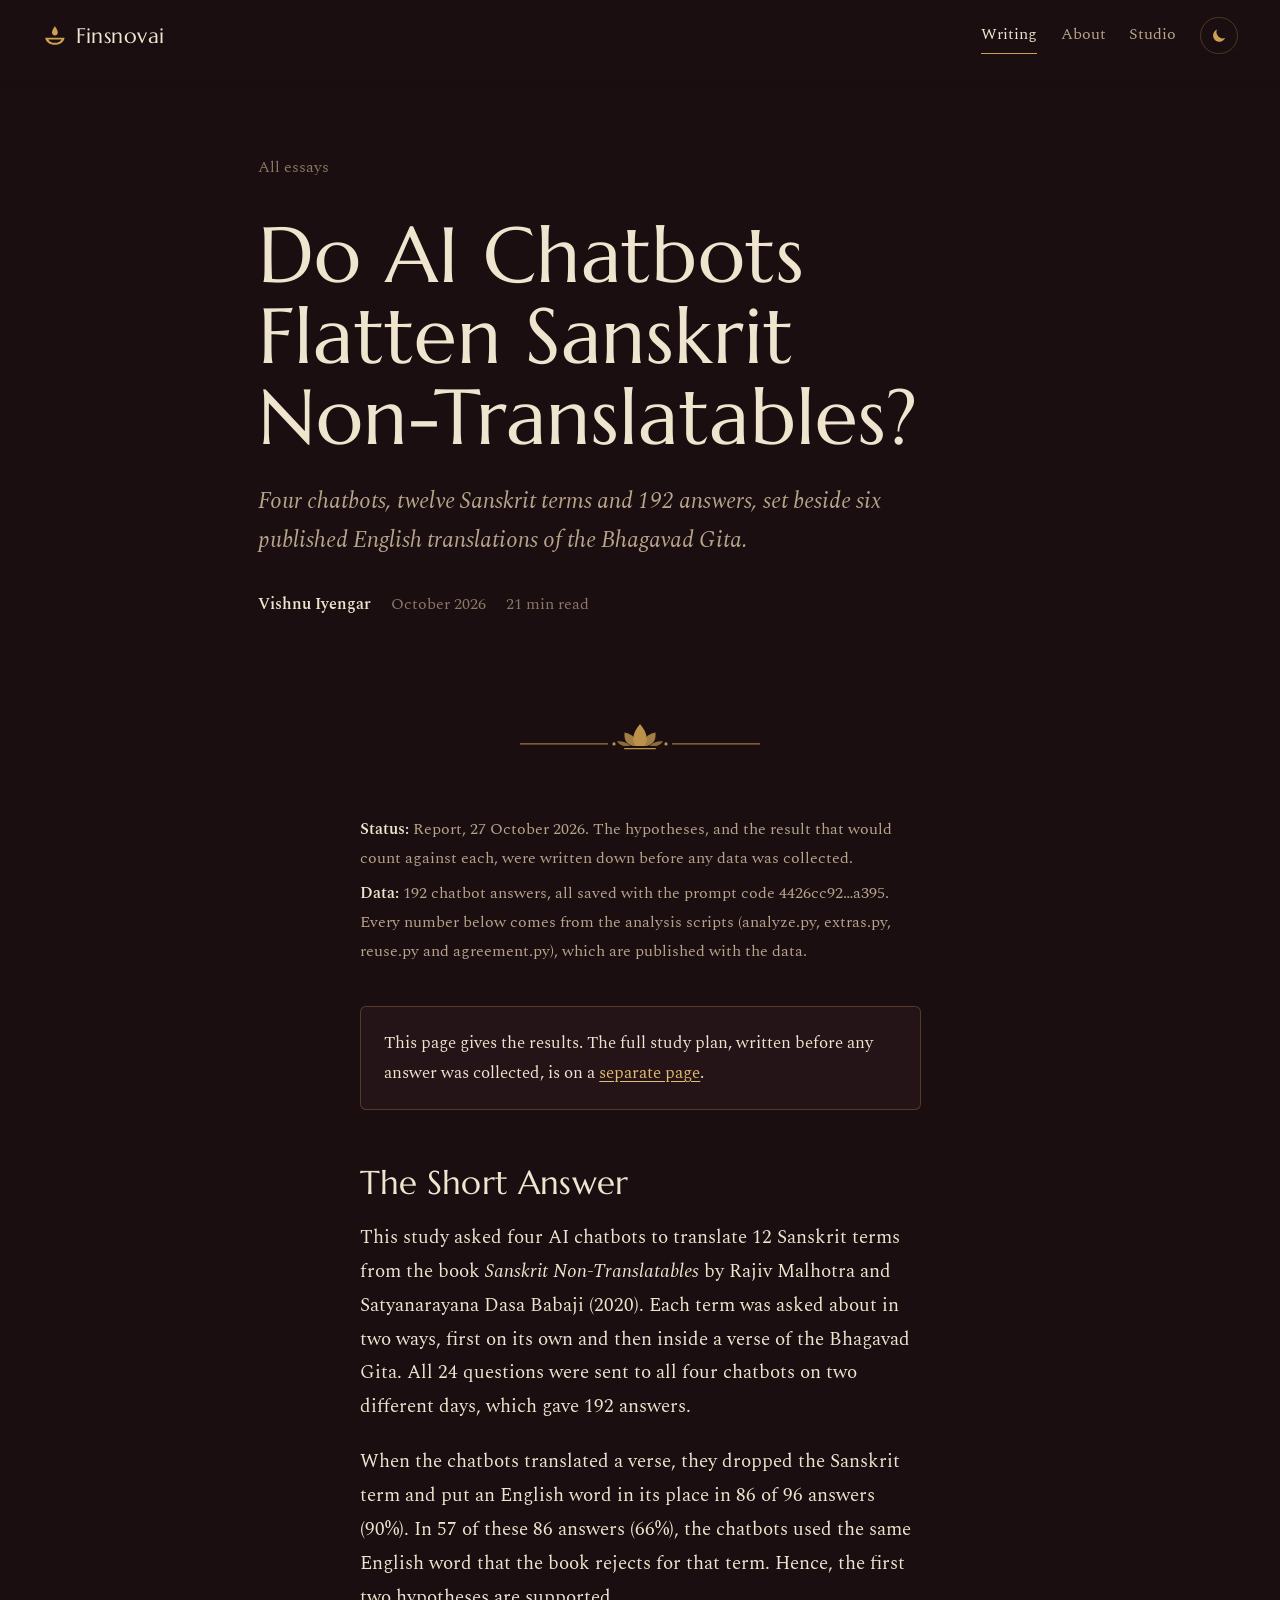
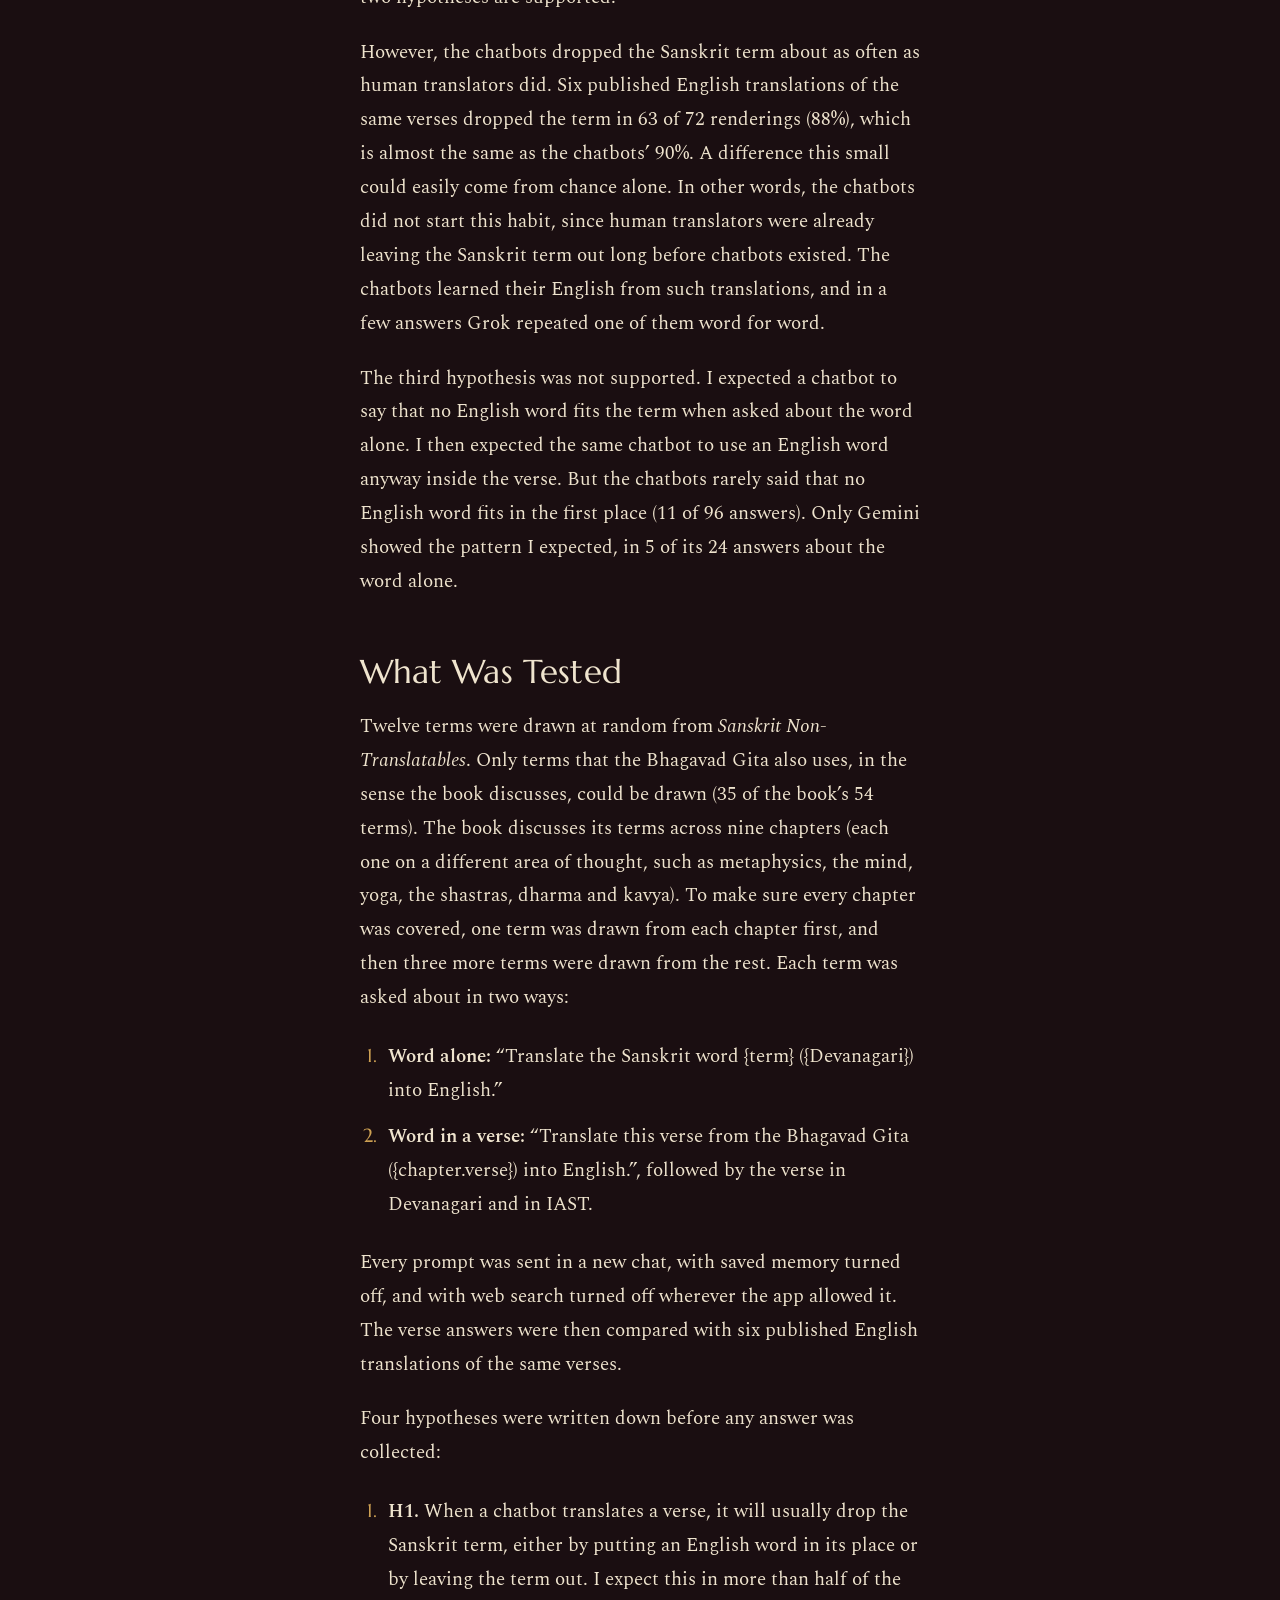
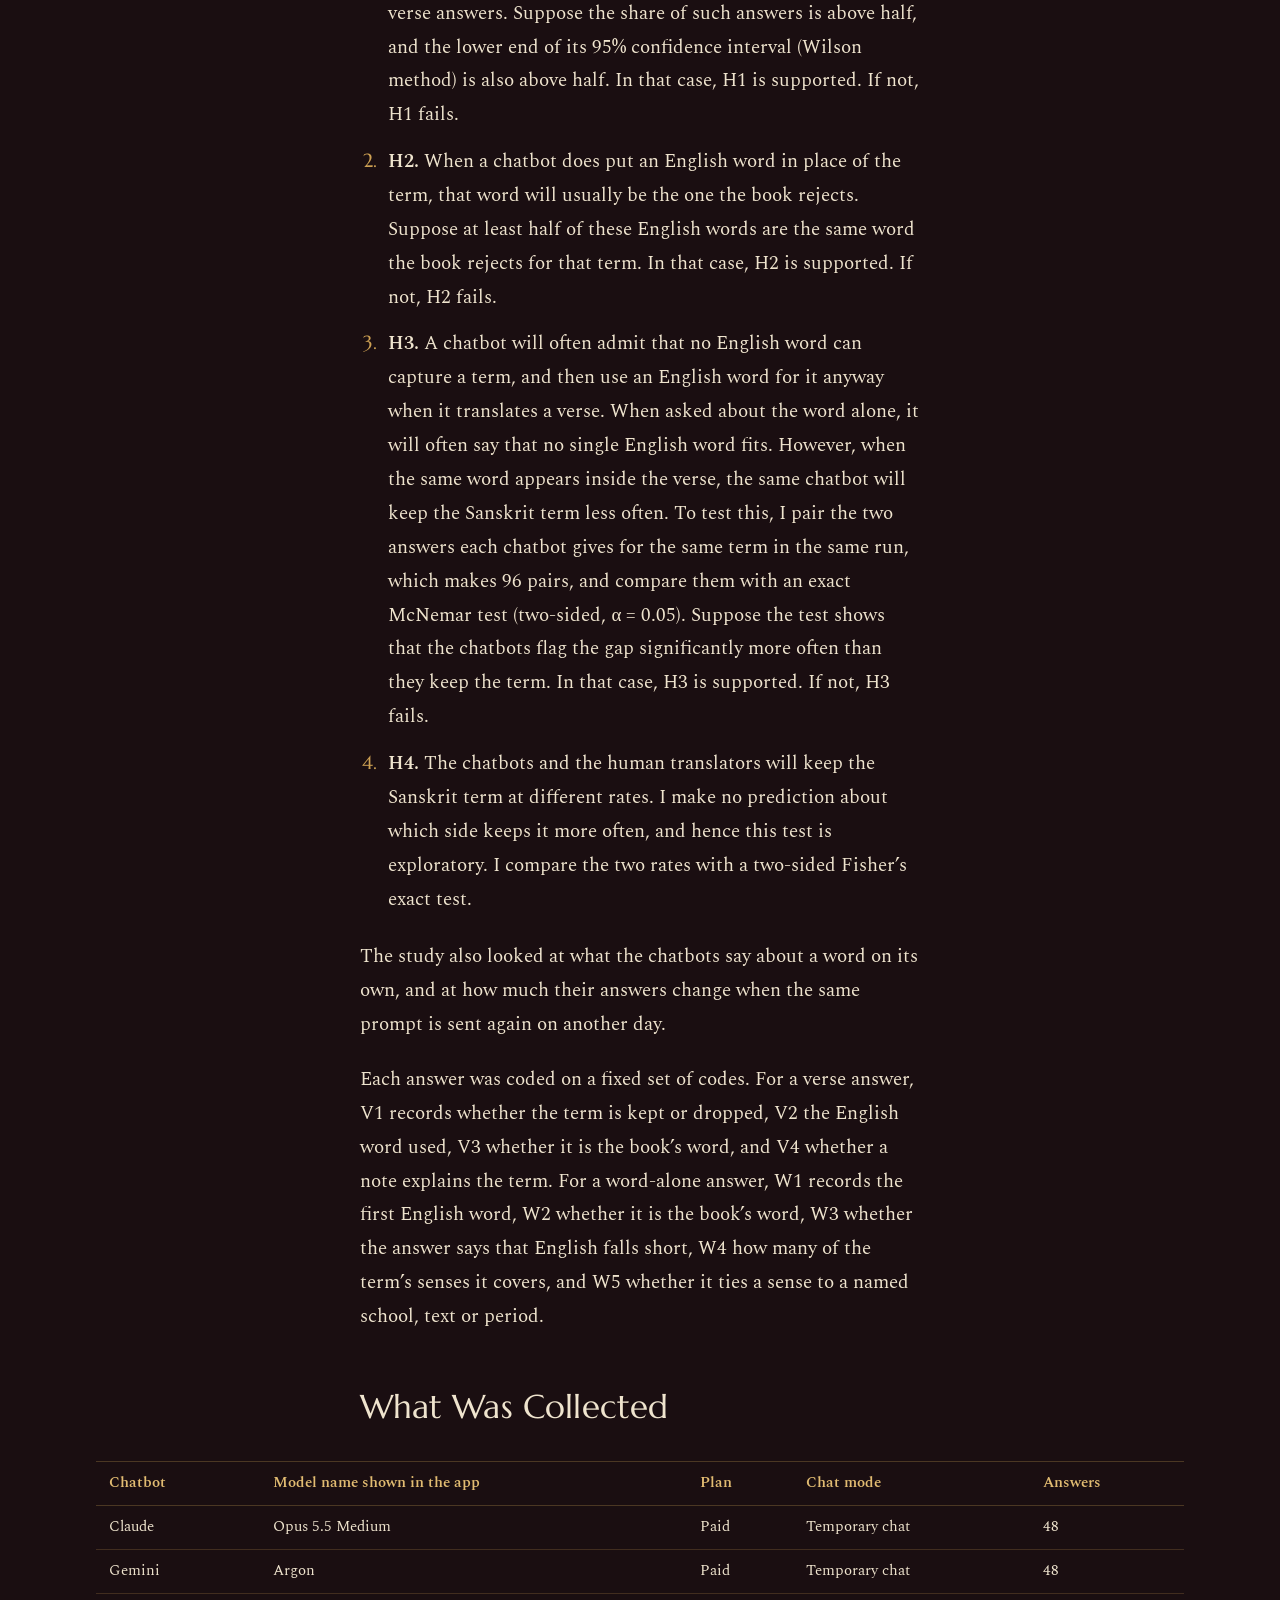
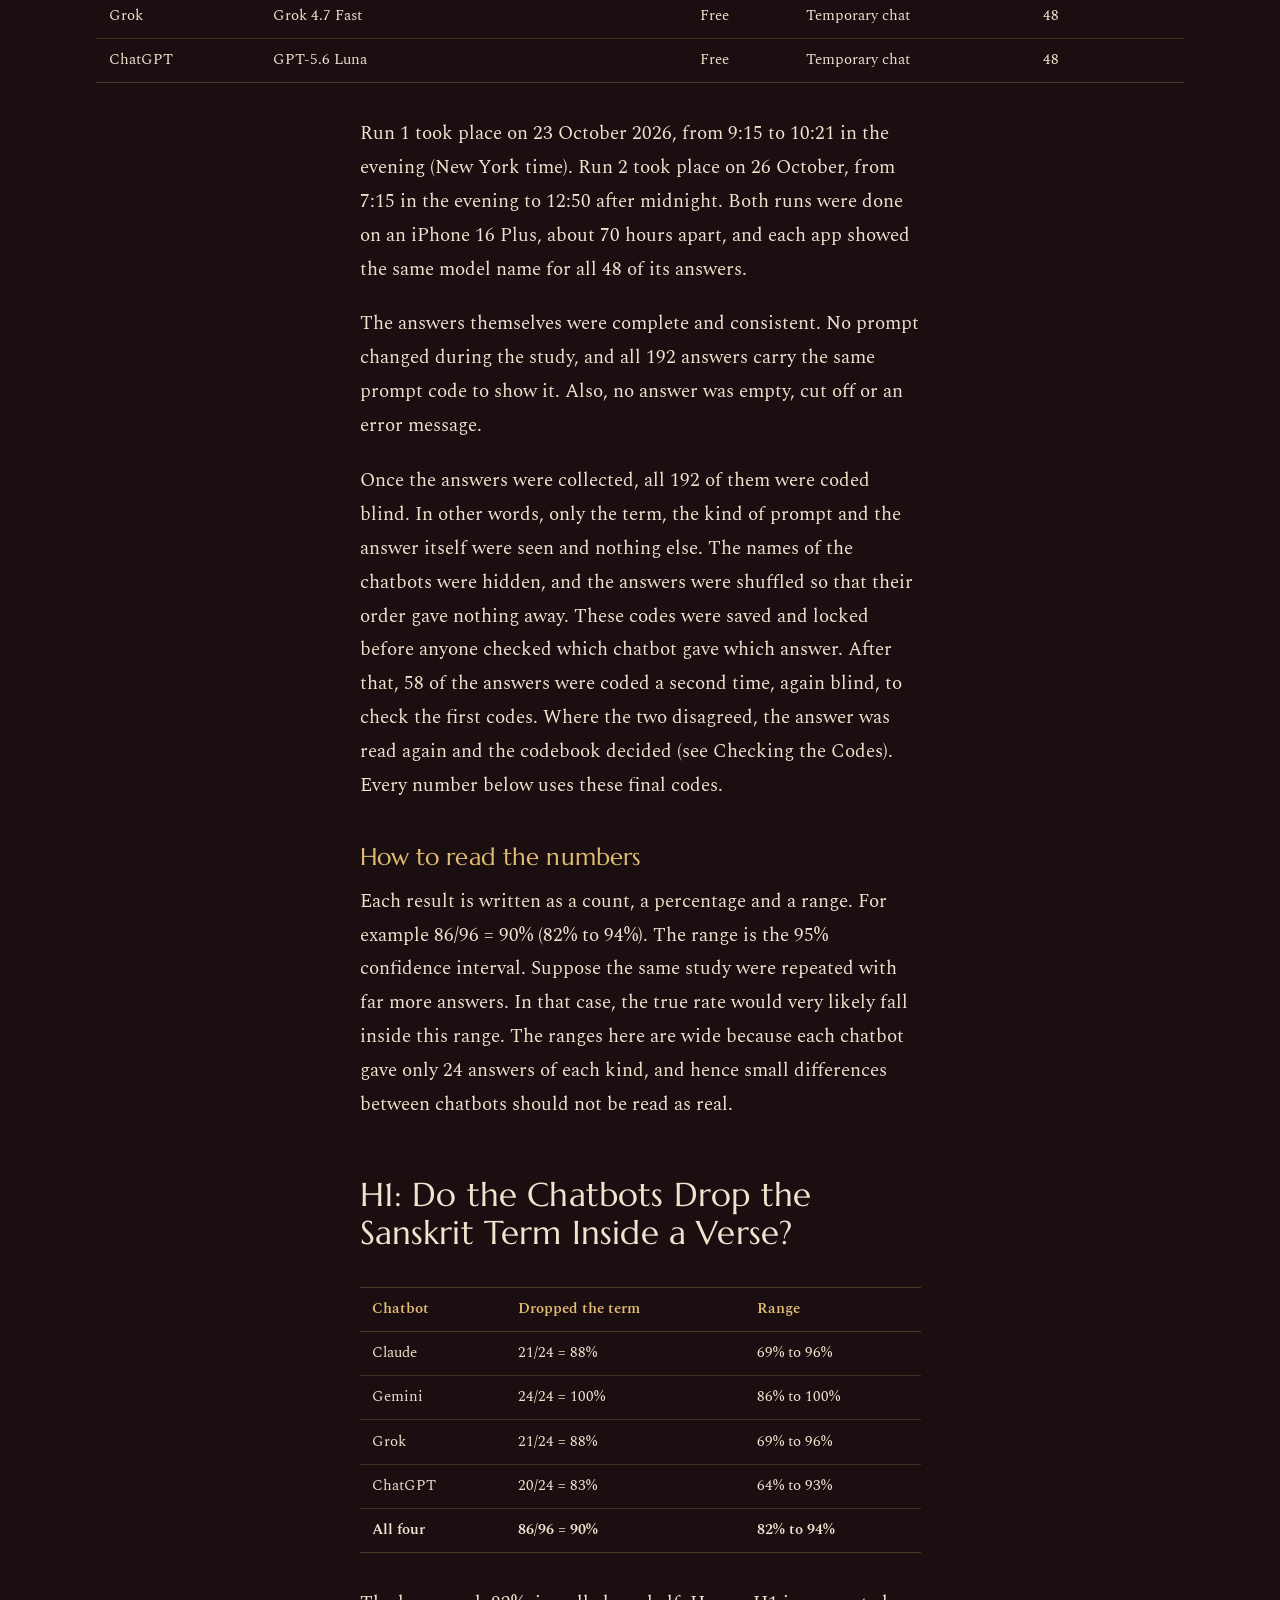
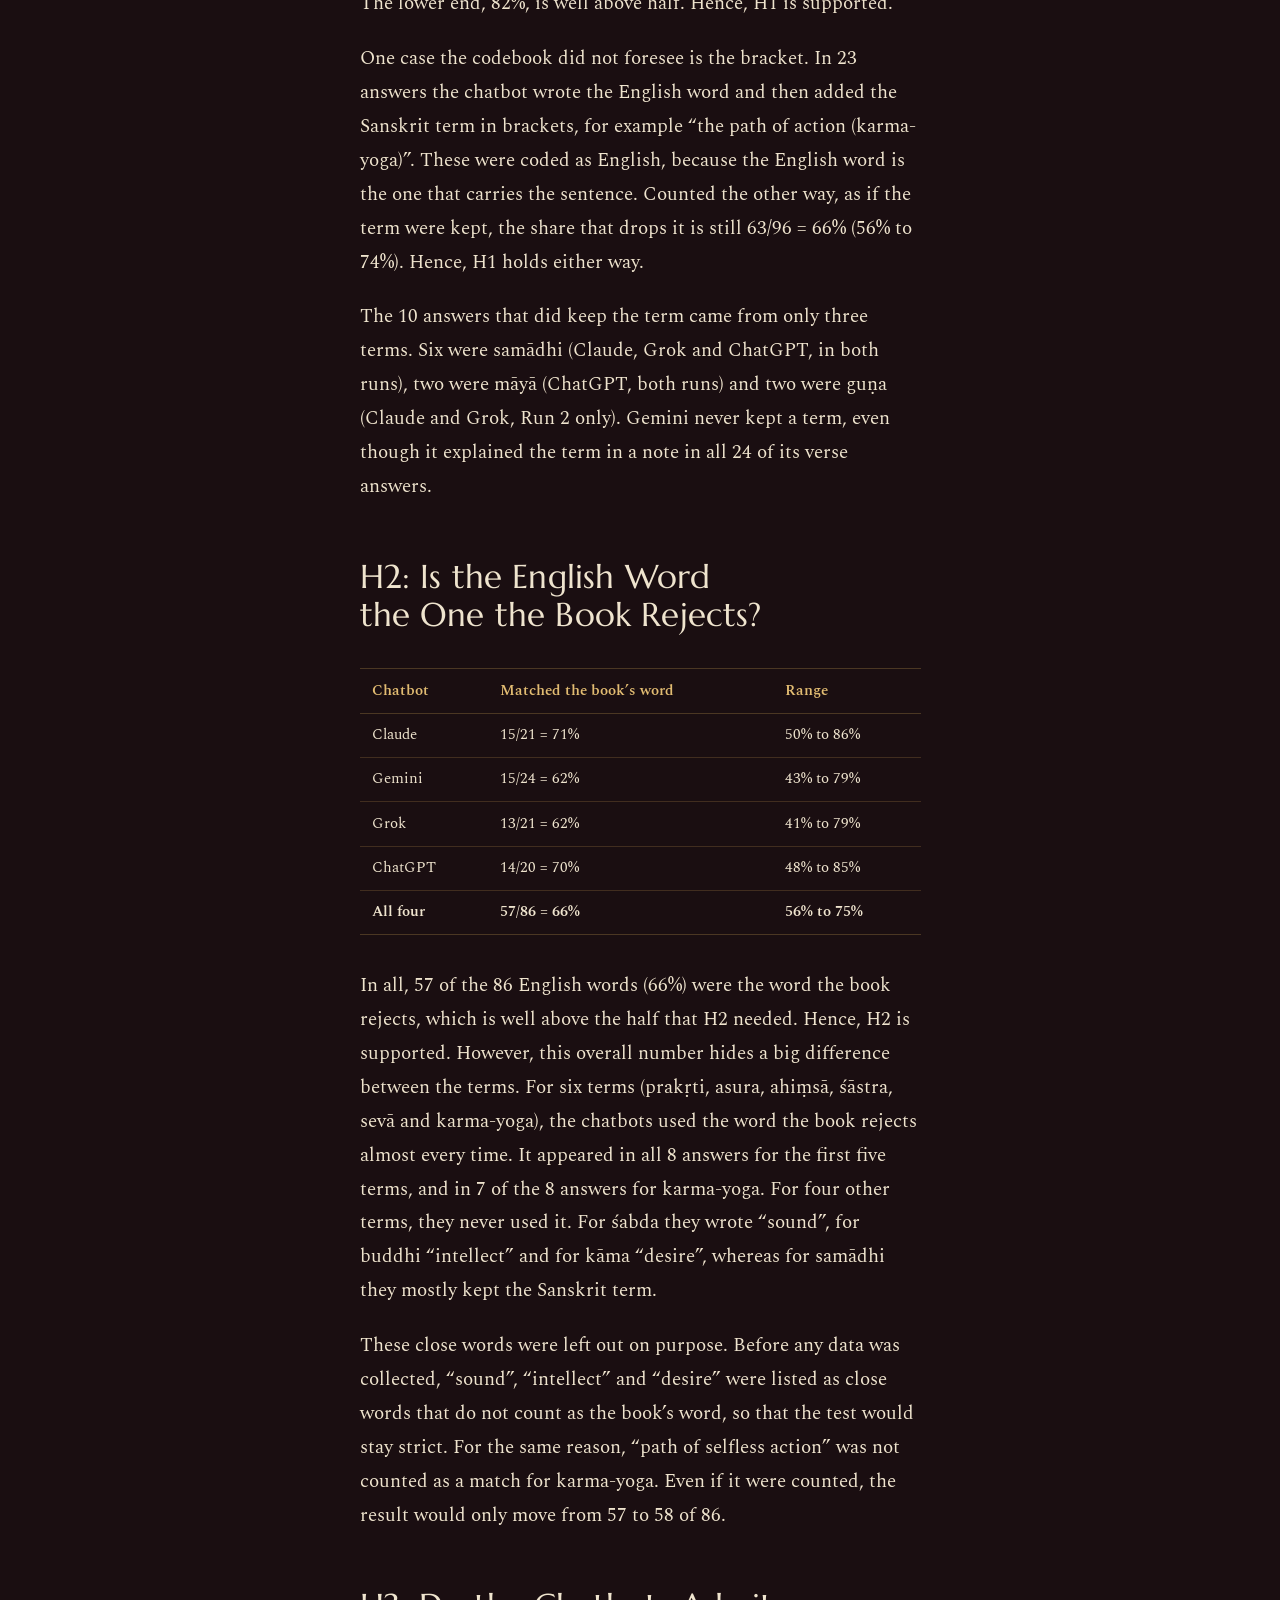
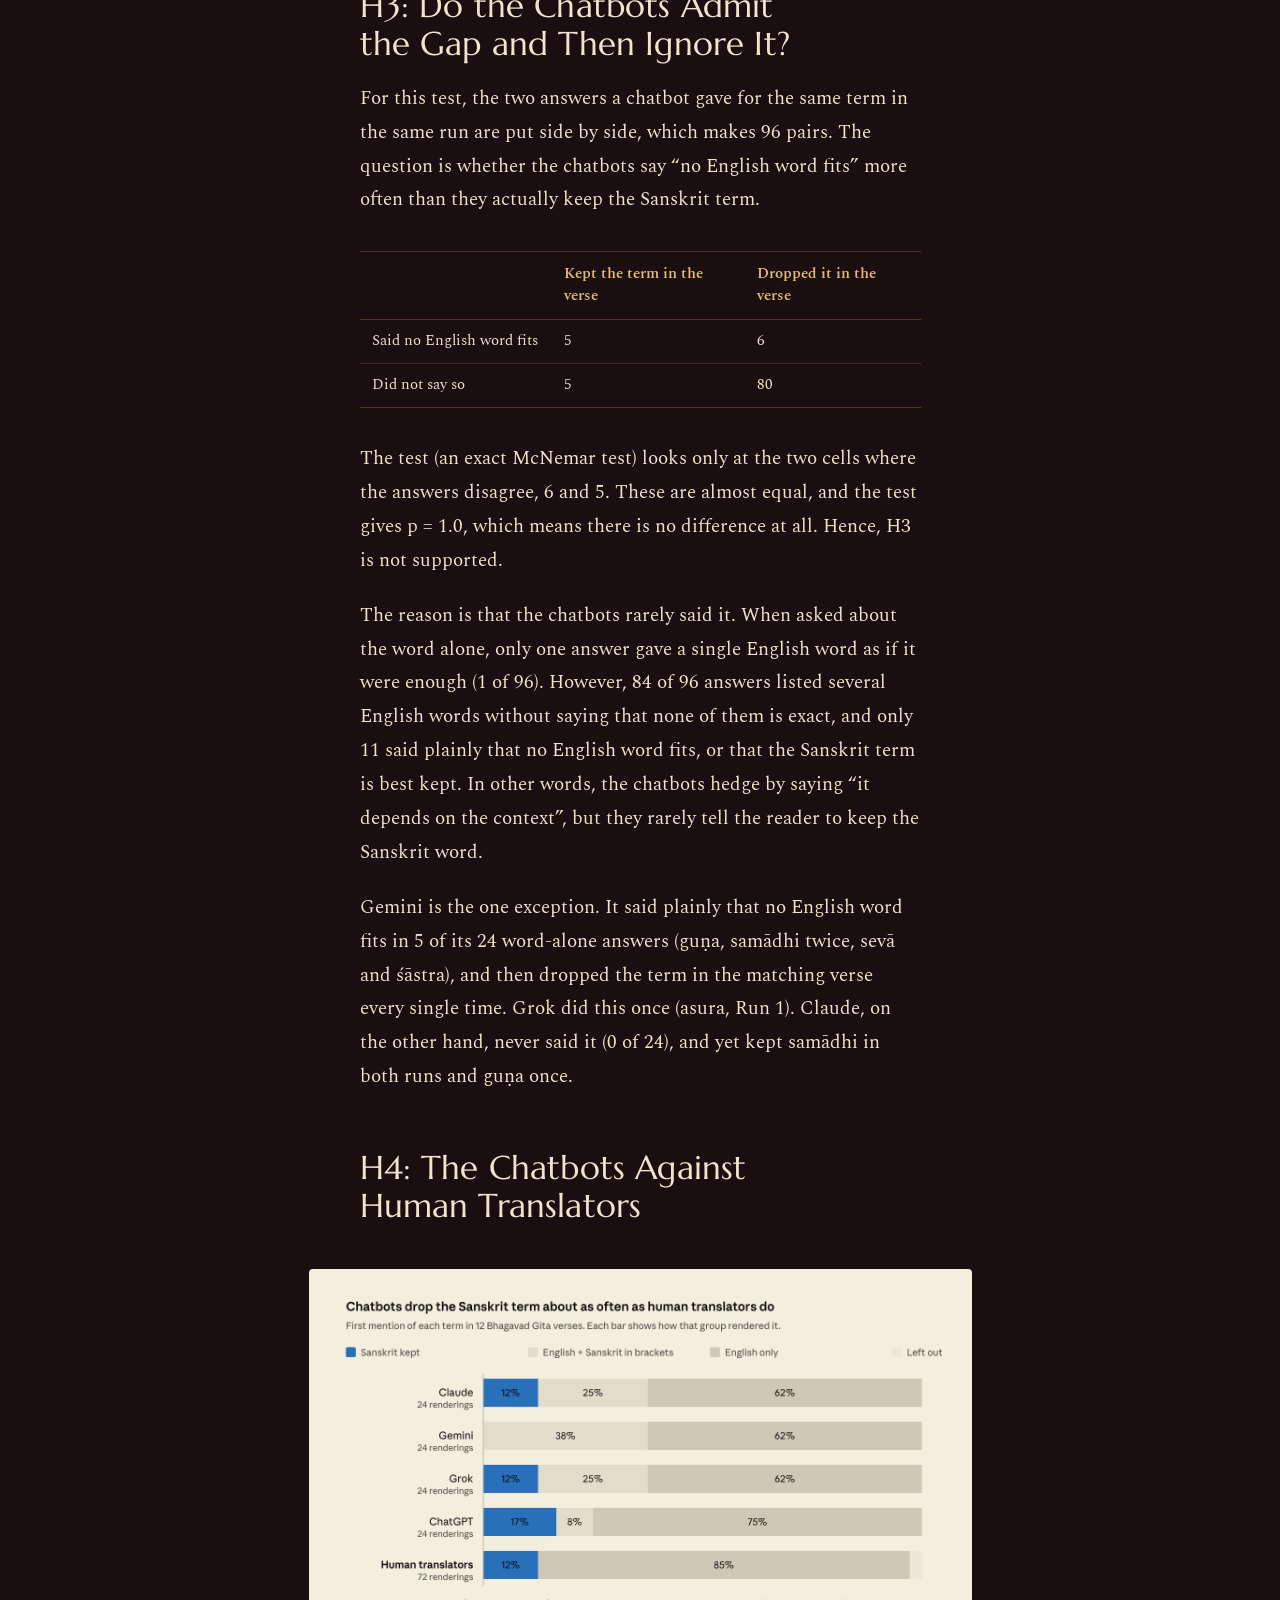
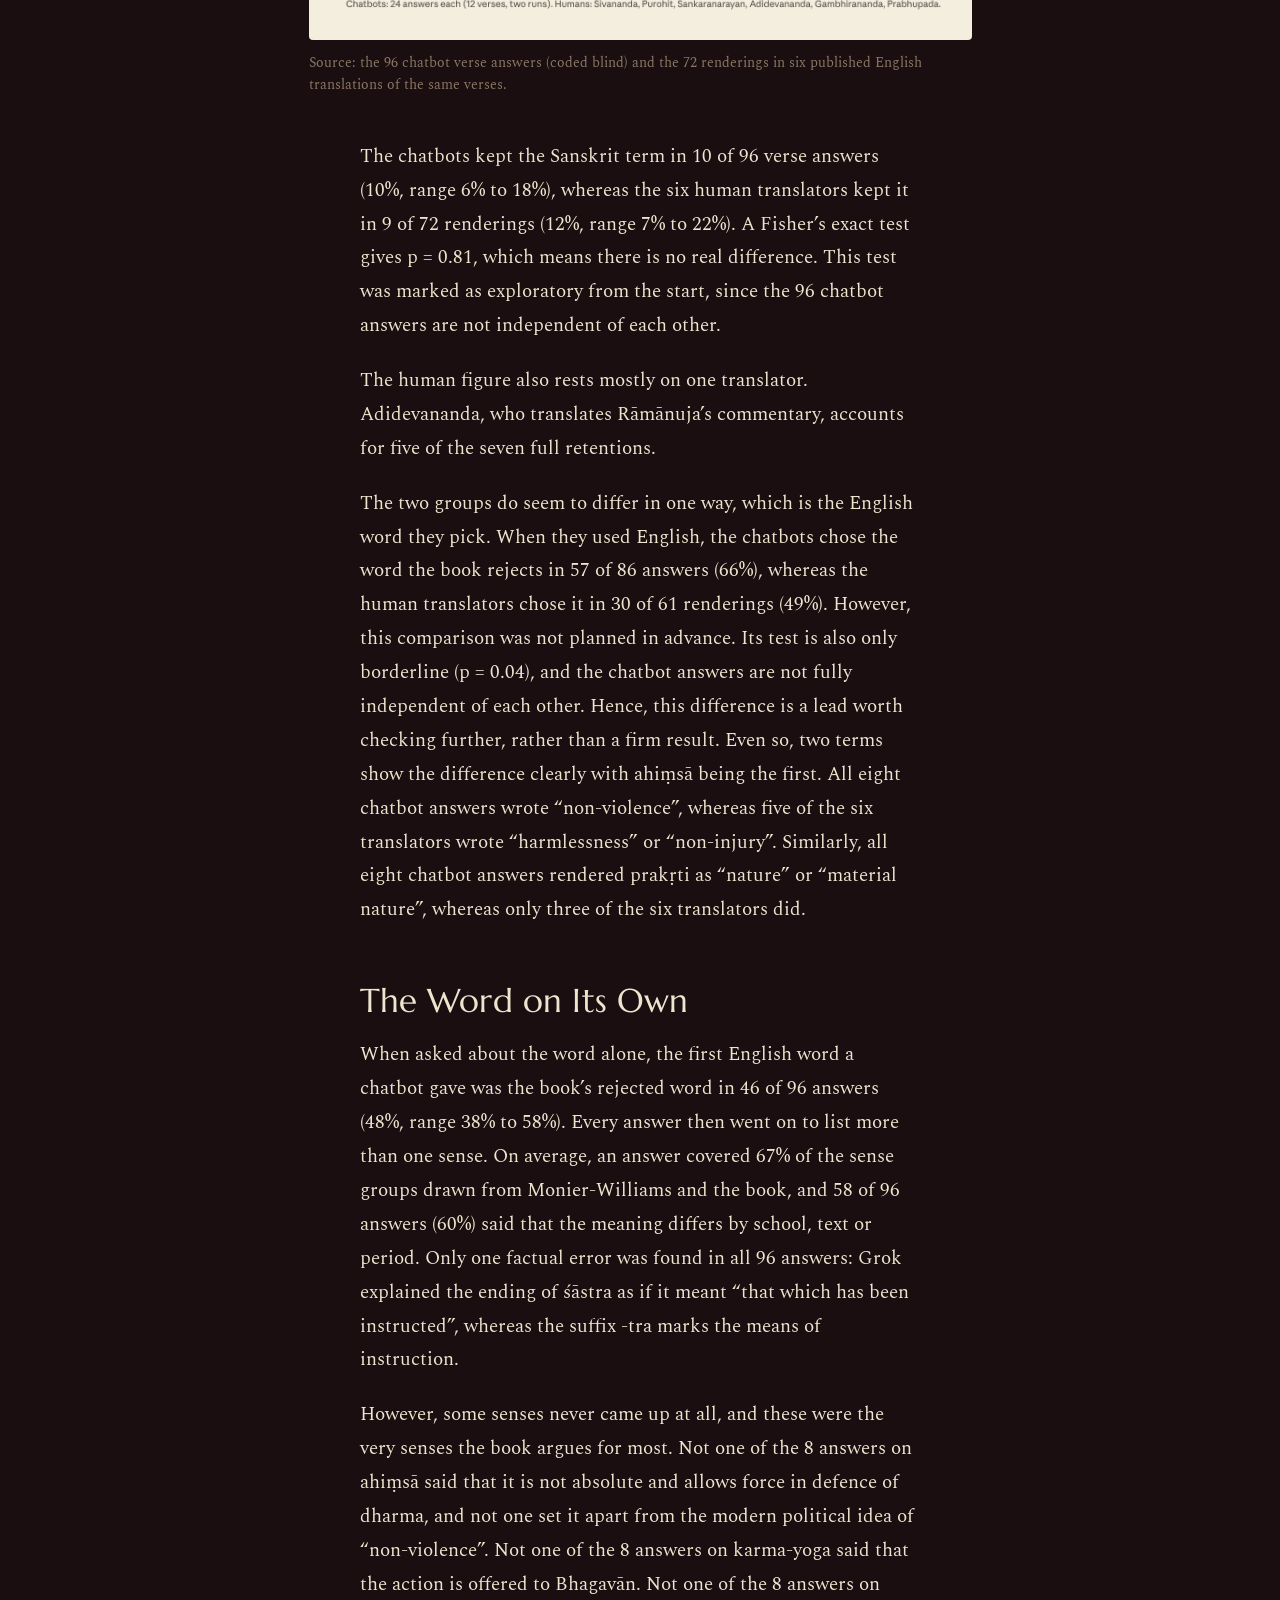
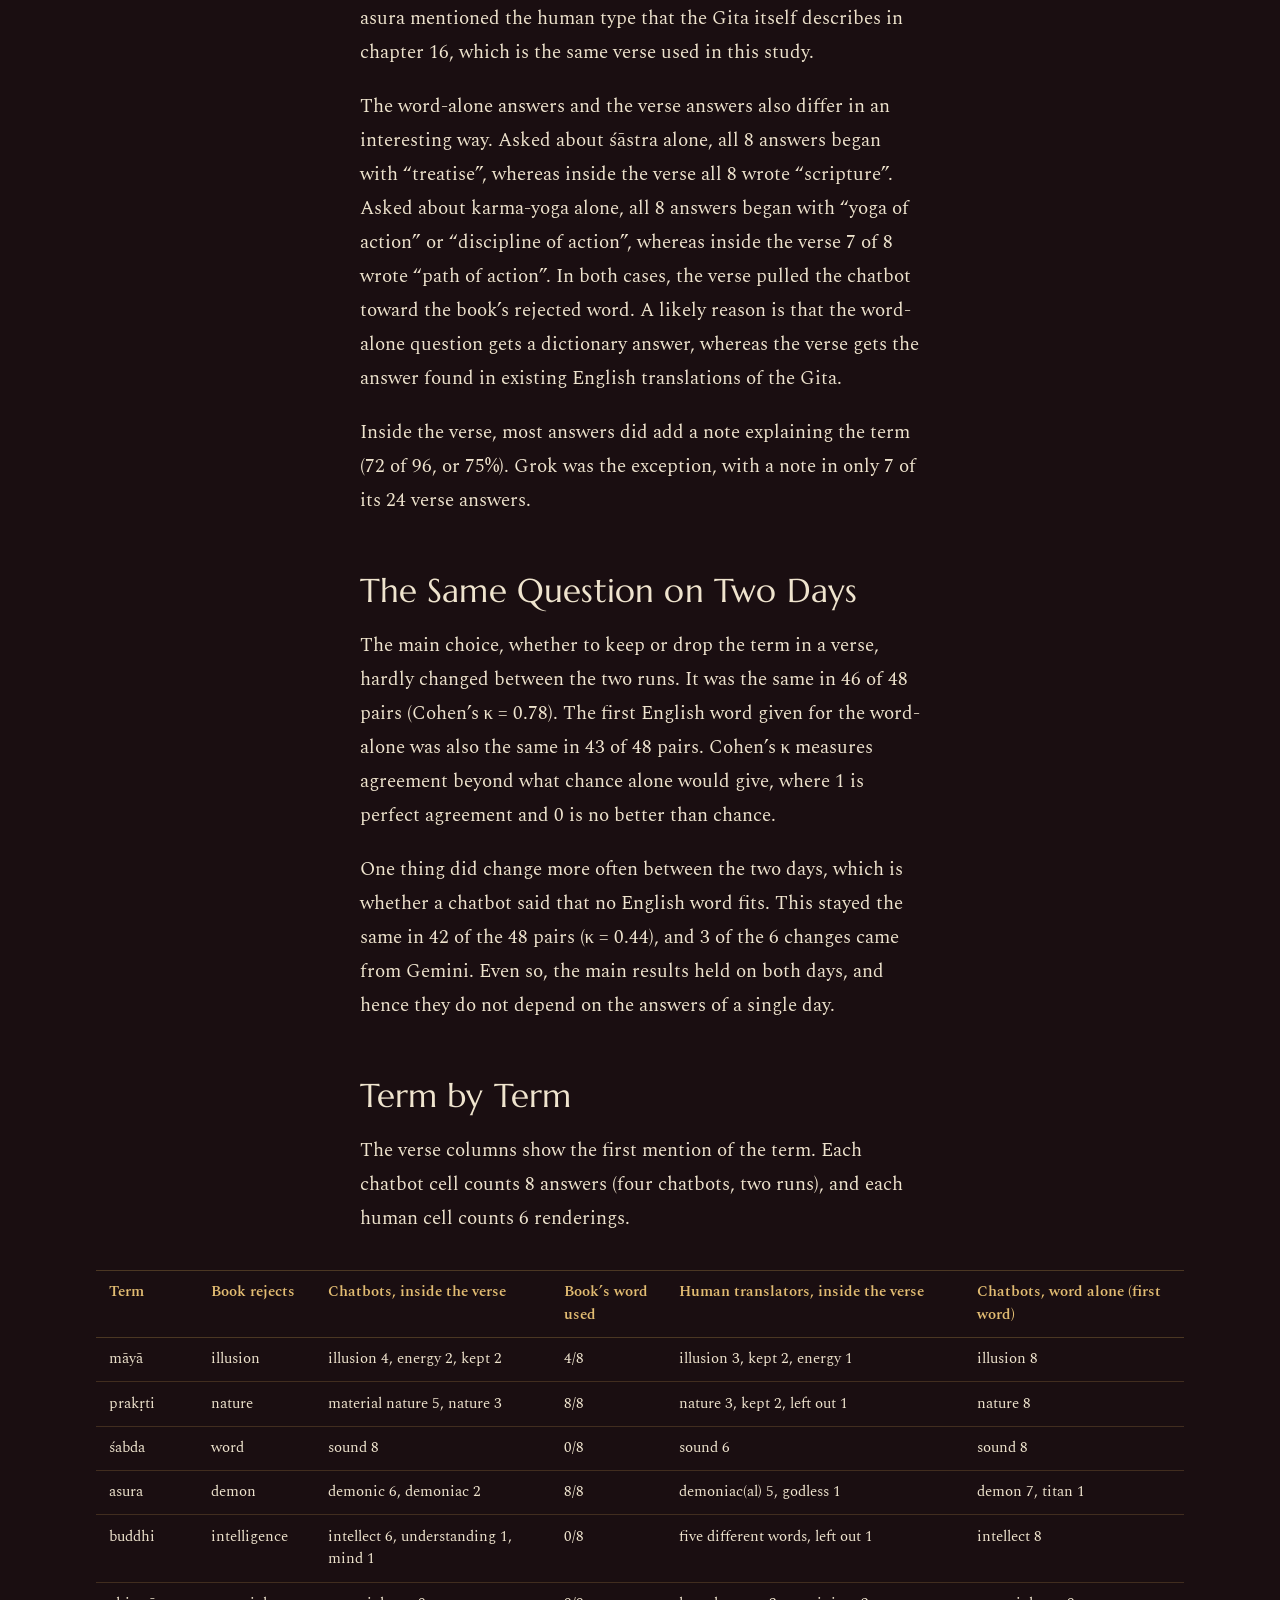
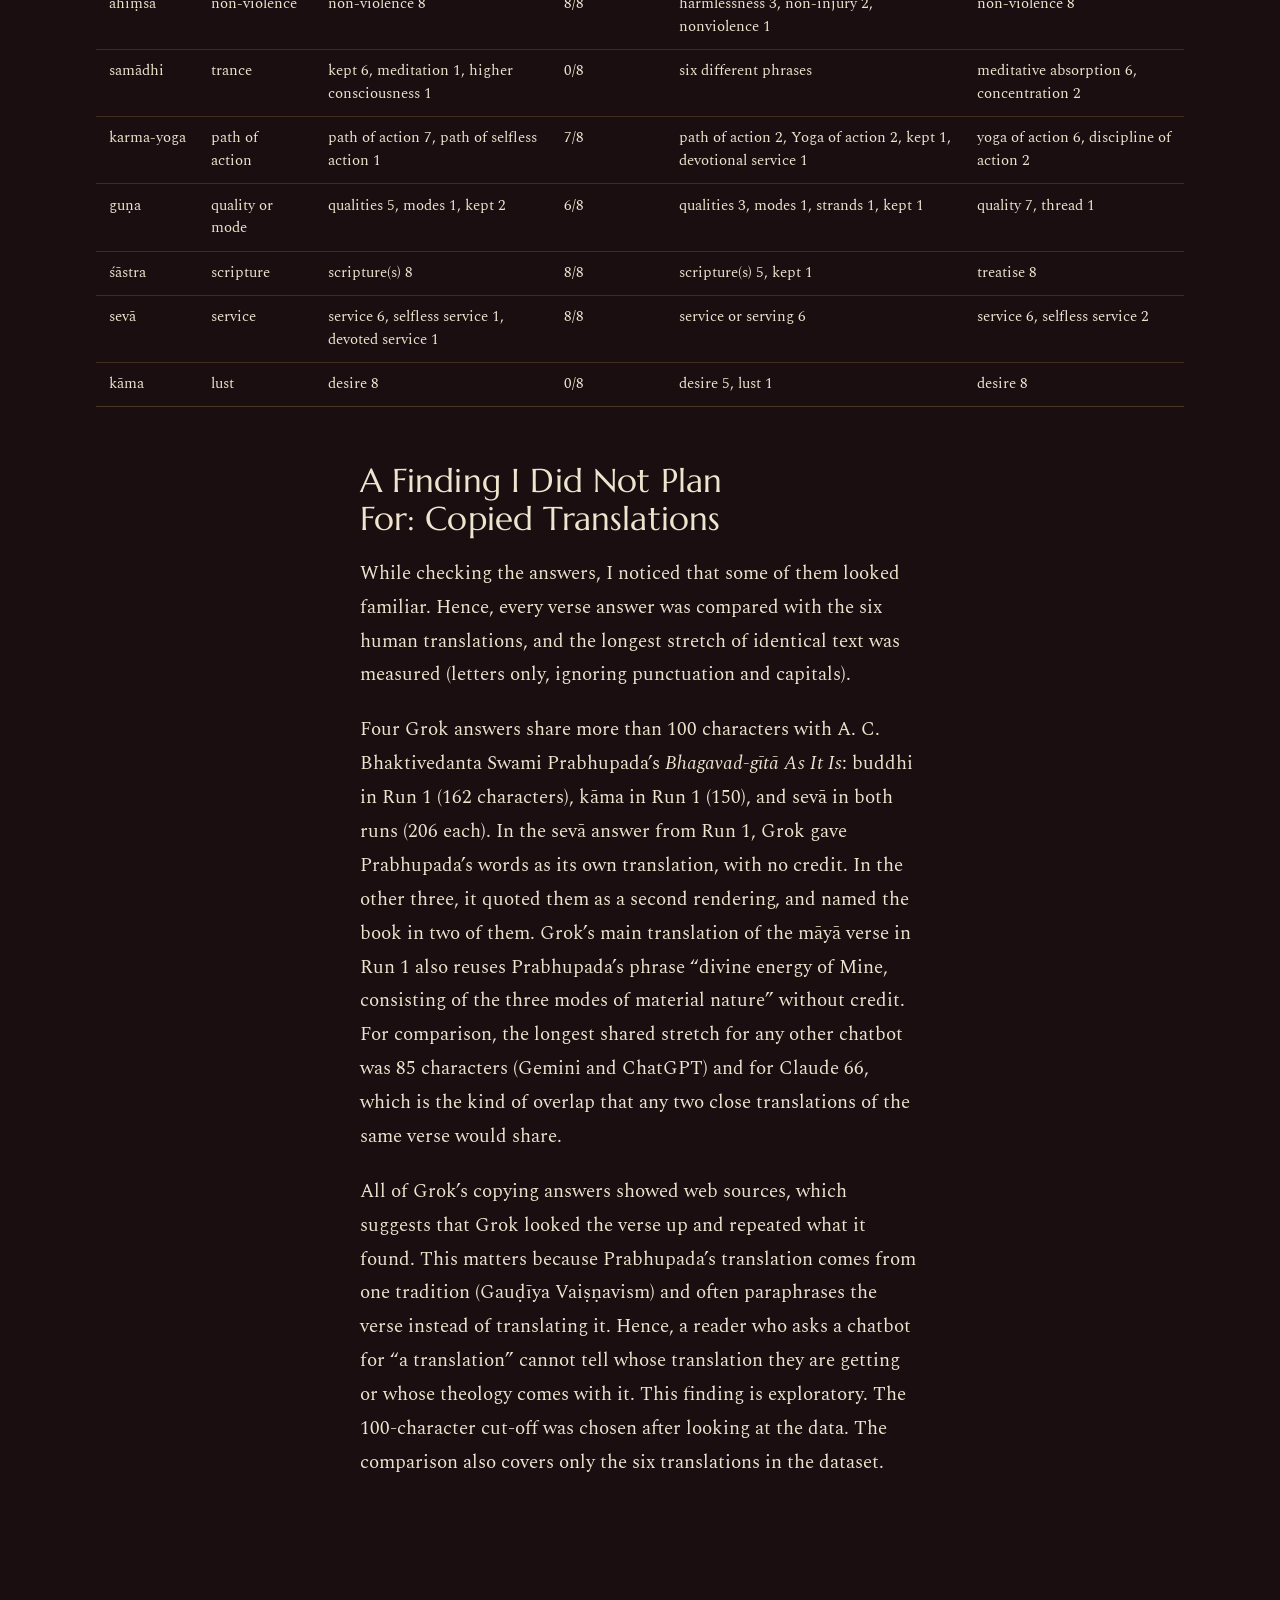
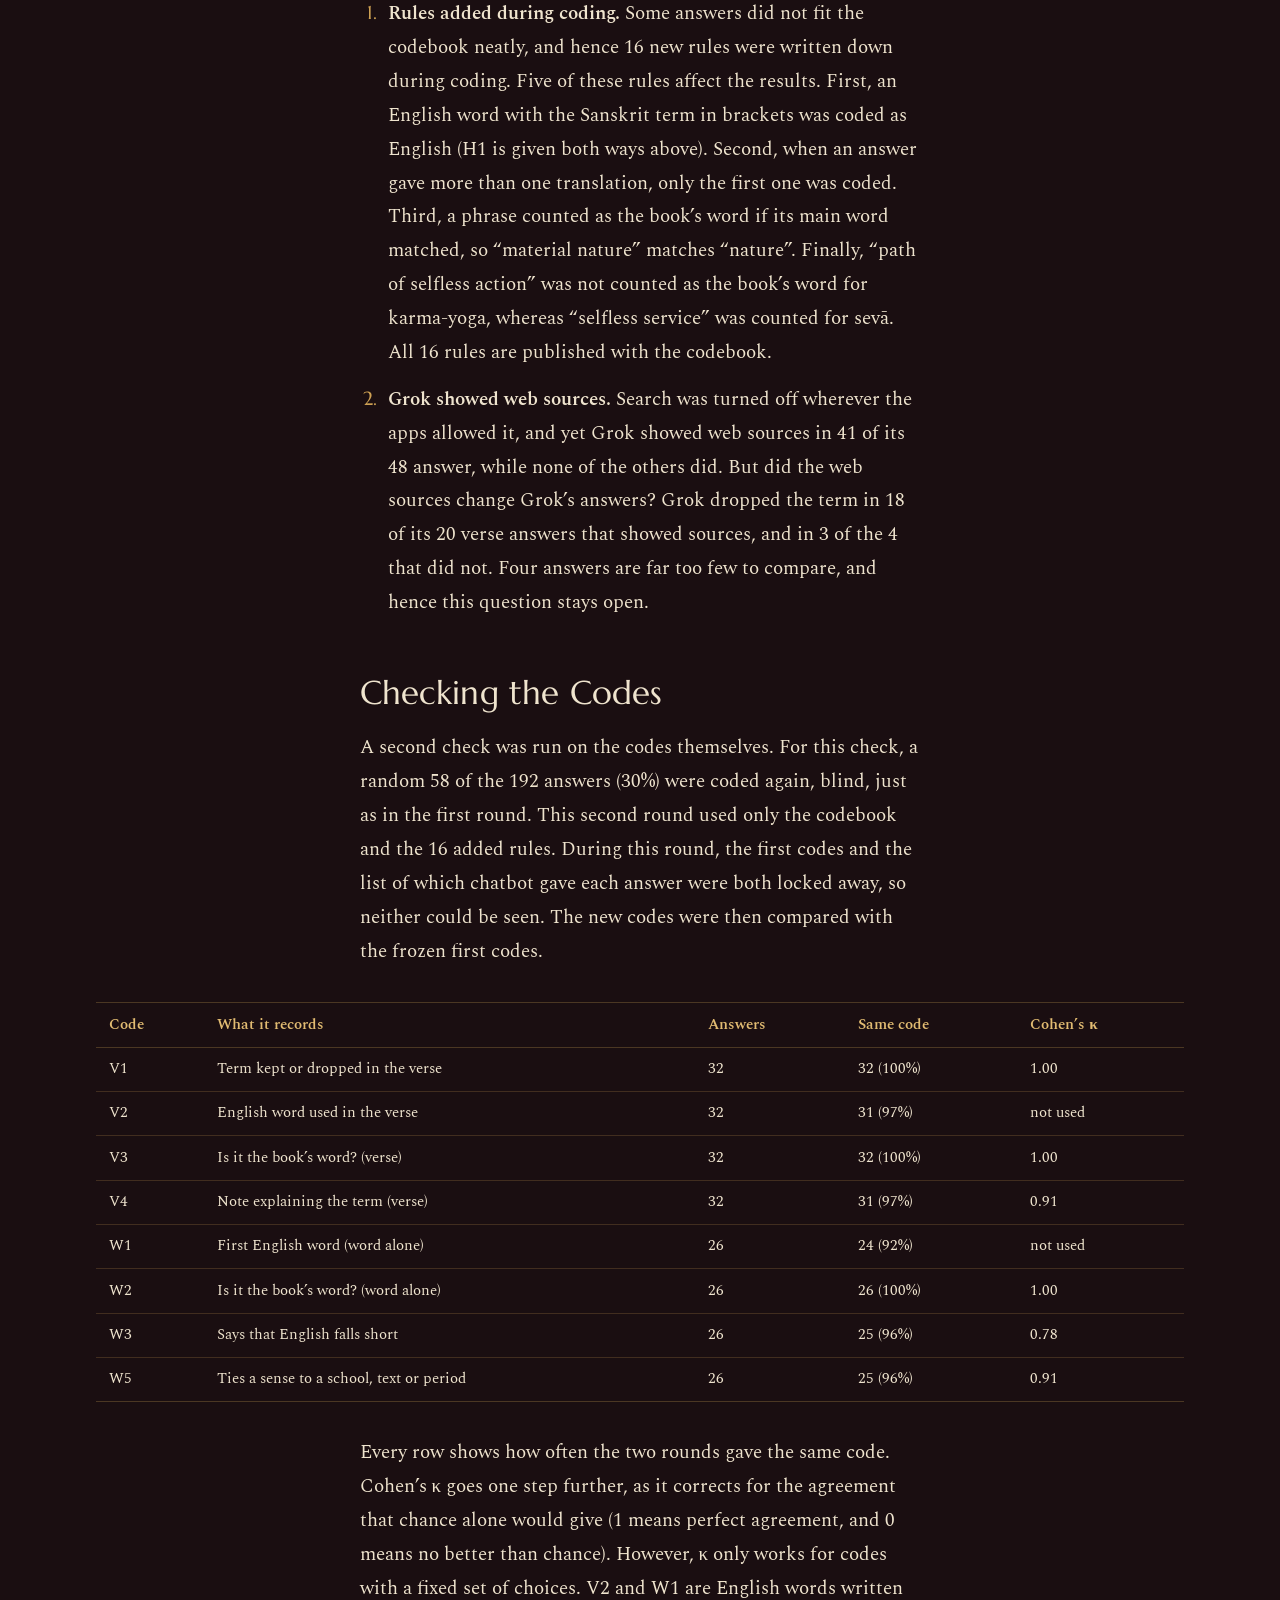
<file: writing/do-ai-chatbots-flatten-sanskrit/index.html>
<!doctype html>
<html lang="en" data-theme="dark">
<head>
<meta charset="utf-8">
<meta name="viewport" content="width=device-width, initial-scale=1">
<title>Do AI Chatbots Flatten Sanskrit Non-Translatables? · Vishnu Iyengar</title>
<meta name="description" content="Four chatbots, twelve Sanskrit terms and 192 answers, set beside six published English translations of the Bhagavad Gita.">
<meta name="author" content="Vishnu Iyengar">
<meta name="theme-color" content="#1A0E11">
<link rel="icon" href="../../assets/favicon.svg" type="image/svg+xml">
<meta property="og:title" content="Do AI Chatbots Flatten Sanskrit Non-Translatables?">
<meta property="og:description" content="Four chatbots, twelve Sanskrit terms and 192 answers, set beside six published English translations of the Bhagavad Gita.">
<meta property="og:type" content="article">
<meta property="og:url" content="https://finsnovai.com/writing/do-ai-chatbots-flatten-sanskrit/">
<meta property="og:image" content="https://finsnovai.com/writing/do-ai-chatbots-flatten-sanskrit/images/01-chatbots-vs-human-translators.png">
<meta property="article:author" content="Vishnu Iyengar">
<script>(function(){var t;try{t=localStorage.getItem("finsnovai-theme")}catch(e){}var r=document.documentElement;r.setAttribute("data-theme",t==="light"?"light":"dark");r.classList.add("js");})();</script>
<link rel="preconnect" href="https://fonts.googleapis.com">
<link rel="preconnect" href="https://fonts.gstatic.com" crossorigin>
<link href="https://fonts.googleapis.com/css2?family=Marcellus&family=Spectral:ital,wght@0,400;0,600;1,400&family=Tiro+Devanagari+Sanskrit&display=swap" rel="stylesheet">
<link rel="stylesheet" href="../../assets/site.css">
</head>
<body>
<a class="skip" href="#main">Skip to content</a>
<div class="progress" data-progress aria-hidden="true"></div>

<header class="site-header">
  <div class="site-header__inner">
    <a class="brand" href="../../" aria-label="Finsnovai, home">
      <svg class="brand__mark" viewBox="0 0 32 32" aria-hidden="true"><path fill="currentColor" d="M16 3c2.6 3.3 3.9 6.1 3.9 8.4 0 2.4-1.7 4.1-3.9 4.1s-3.9-1.7-3.9-4.1C12.1 9.1 13.4 6.3 16 3z"/><path fill="currentColor" d="M3 18.5h26c-.6 5.6-5.9 9.5-13 9.5S3.6 24.1 3 18.5zm4.2 2.2c1.4 2.7 4.8 4.6 8.8 4.6s7.4-1.9 8.8-4.6H7.2z" fill-rule="evenodd"/></svg>
      <span class="brand__word">Finsnovai</span>
    </a>
    <nav class="site-nav" aria-label="Main">
      <a href="../" aria-current="page">Writing</a>
      <a href="../../#about">About</a>
      <a href="../../#studio">Studio</a>
      <button class="theme-toggle" type="button" data-theme-toggle aria-label="Switch to light mode">
        <svg class="icon-moon" viewBox="0 0 24 24" aria-hidden="true"><path fill="currentColor" d="M20.5 14.6A8.5 8.5 0 0 1 9.4 3.5a8.5 8.5 0 1 0 11.1 11.1z"/></svg>
        <svg class="icon-sun" viewBox="0 0 24 24" aria-hidden="true"><circle cx="12" cy="12" r="4.2" fill="currentColor"/><g stroke="currentColor" stroke-width="1.8" stroke-linecap="round"><path d="M12 2v2.5M12 19.5V22M2 12h2.5M19.5 12H22M4.9 4.9l1.8 1.8M17.3 17.3l1.8 1.8M4.9 19.1l1.8-1.8M17.3 6.7l1.8-1.8"/></g></svg>
      </button>
    </nav>
  </div>
</header>

<main id="main">
  <article data-article>
    <header class="article-head">
      <div class="wrap">
        <a class="crumb" href="../">All essays</a>
        <h1 data-reveal>Do AI Chatbots Flatten Sanskrit Non-Translatables?</h1>
        <p class="dek" data-reveal data-reveal-delay="120">Four chatbots, twelve Sanskrit terms and 192 answers, set beside six published English translations of the Bhagavad Gita.</p>
        <div class="byline" data-reveal data-reveal-delay="220"><strong>Vishnu Iyengar</strong><span>October 2026</span><span>21 min read</span></div>
      </div>
    </header>

    

    <div class="lotus" aria-hidden="true"></div>

    <div class="prose prose--plain">
<p class="report-meta"><strong>Status:</strong> Report, 27 October 2026. The hypotheses, and the result that would count against each, were written down before any data was collected.</p>
<p class="report-meta"><strong>Data:</strong> 192 chatbot answers, all saved with the prompt code 4426cc92…a395. Every number below comes from the analysis scripts (analyze.py, extras.py, reuse.py and agreement.py), which are published with the data.</p>
<div class="callout">
<p>
This page gives the results. The full study plan, written before any answer was collected, is on a <a href="../ai-study-protocol/">separate page</a>.
</p>
</div>
<h2 data-reveal>The Short Answer</h2>
<p data-reveal>This study asked four AI chatbots to translate 12 Sanskrit terms from the book <em>Sanskrit Non-Translatables</em> by Rajiv Malhotra and Satyanarayana Dasa Babaji (2020). Each term was asked about in two ways, first on its own and then inside a verse of the Bhagavad Gita. All 24 questions were sent to all four chatbots on two different days, which gave 192 answers.</p>
<p data-reveal>When the chatbots translated a verse, they dropped the Sanskrit term and put an English word in its place in 86 of 96 answers (90%). In 57 of these 86 answers (66%), the chatbots used the same English word that the book rejects for that term. Hence, the first two hypotheses are supported.</p>
<p data-reveal>However, the chatbots dropped the Sanskrit term about as often as human translators did. Six published English translations of the same verses dropped the term in 63 of 72 renderings (88%), which is almost the same as the chatbots’ 90%. A difference this small could easily come from chance alone. In other words, the chatbots did not start this habit, since human translators were already leaving the Sanskrit term out long before chatbots existed. The chatbots learned their English from such translations, and in a few answers Grok repeated one of them word for word.</p>
<p data-reveal>The third hypothesis was not supported. I expected a chatbot to say that no English word fits the term when asked about the word alone. I then expected the same chatbot to use an English word anyway inside the verse. But the chatbots rarely said that no English word fits in the first place (11 of 96 answers). Only Gemini showed the pattern I expected, in 5 of its 24 answers about the word alone.</p>
<h2 data-reveal>What Was Tested</h2>
<p data-reveal>Twelve terms were drawn at random from <em>Sanskrit Non-Translatables</em>. Only terms that the Bhagavad Gita also uses, in the sense the book discusses, could be drawn (35 of the book’s 54 terms). The book discusses its terms across nine chapters (each one on a different area of thought, such as metaphysics, the mind, yoga, the shastras, dharma and kavya). To make sure every chapter was covered, one term was drawn from each chapter first, and then three more terms were drawn from the rest. Each term was asked about in two ways:</p>
<ol data-reveal type="1">
<li><strong>Word alone:</strong> “Translate the Sanskrit word {term} ({Devanagari}) into English.”</li>
<li><strong>Word in a verse:</strong> “Translate this verse from the Bhagavad Gita ({chapter.verse}) into English.”, followed by the verse in Devanagari and in IAST.</li>
</ol>
<p data-reveal>Every prompt was sent in a new chat, with saved memory turned off, and with web search turned off wherever the app allowed it. The verse answers were then compared with six published English translations of the same verses.</p>
<p data-reveal>Four hypotheses were written down before any answer was collected:</p>
<ol data-reveal type="1">
<li><strong>H1.</strong> When a chatbot translates a verse, it will usually drop the Sanskrit term, either by putting an English word in its place or by leaving the term out. I expect this in more than half of the verse answers. Suppose the share of such answers is above half, and the lower end of its 95% confidence interval (Wilson method) is also above half. In that case, H1 is supported. If not, H1 fails.</li>
<li><strong>H2.</strong> When a chatbot does put an English word in place of the term, that word will usually be the one the book rejects. Suppose at least half of these English words are the same word the book rejects for that term. In that case, H2 is supported. If not, H2 fails.</li>
<li><strong>H3.</strong> A chatbot will often admit that no English word can capture a term, and then use an English word for it anyway when it translates a verse. When asked about the word alone, it will often say that no single English word fits. However, when the same word appears inside the verse, the same chatbot will keep the Sanskrit term less often. To test this, I pair the two answers each chatbot gives for the same term in the same run, which makes 96 pairs, and compare them with an exact McNemar test (two-sided, α = 0.05). Suppose the test shows that the chatbots flag the gap significantly more often than they keep the term. In that case, H3 is supported. If not, H3 fails.</li>
<li><strong>H4.</strong> The chatbots and the human translators will keep the Sanskrit term at different rates. I make no prediction about which side keeps it more often, and hence this test is exploratory. I compare the two rates with a two-sided Fisher’s exact test.</li>
</ol>
<p data-reveal>The study also looked at what the chatbots say about a word on its own, and at how much their answers change when the same prompt is sent again on another day.</p>
<p data-reveal>Each answer was coded on a fixed set of codes. For a verse answer, V1 records whether the term is kept or dropped, V2 the English word used, V3 whether it is the book’s word, and V4 whether a note explains the term. For a word-alone answer, W1 records the first English word, W2 whether it is the book’s word, W3 whether the answer says that English falls short, W4 how many of the term’s senses it covers, and W5 whether it ties a sense to a named school, text or period.</p>
<h2 data-reveal>What Was Collected</h2>
<div class="table-wrap is-wide" data-reveal><table>
<thead>
<tr class="header">
<th>Chatbot</th>
<th>Model name shown in the app</th>
<th>Plan</th>
<th>Chat mode</th>
<th>Answers</th>
</tr>
</thead>
<tbody>
<tr class="odd">
<td>Claude</td>
<td>Opus 5.5 Medium</td>
<td>Paid</td>
<td>Temporary chat</td>
<td>48</td>
</tr>
<tr class="even">
<td>Gemini</td>
<td>Argon</td>
<td>Paid</td>
<td>Temporary chat</td>
<td>48</td>
</tr>
<tr class="odd">
<td>Grok</td>
<td>Grok 4.7 Fast</td>
<td>Free</td>
<td>Temporary chat</td>
<td>48</td>
</tr>
<tr class="even">
<td>ChatGPT</td>
<td>GPT-5.6 Luna</td>
<td>Free</td>
<td>Temporary chat</td>
<td>48</td>
</tr>
</tbody>
</table></div>
<p data-reveal>Run 1 took place on 23 October 2026, from 9:15 to 10:21 in the evening (New York time). Run 2 took place on 26 October, from 7:15 in the evening to 12:50 after midnight. Both runs were done on an iPhone 16 Plus, about 70 hours apart, and each app showed the same model name for all 48 of its answers.</p>
<p data-reveal>The answers themselves were complete and consistent. No prompt changed during the study, and all 192 answers carry the same prompt code to show it. Also, no answer was empty, cut off or an error message.</p>
<p data-reveal>Once the answers were collected, all 192 of them were coded blind. In other words, only the term, the kind of prompt and the answer itself were seen and nothing else. The names of the chatbots were hidden, and the answers were shuffled so that their order gave nothing away. These codes were saved and locked before anyone checked which chatbot gave which answer. After that, 58 of the answers were coded a second time, again blind, to check the first codes. Where the two disagreed, the answer was read again and the codebook decided (see Checking the Codes). Every number below uses these final codes.</p>
<h3 data-reveal>How to read the numbers</h3>
<p data-reveal>Each result is written as a count, a percentage and a range. For example 86/96 = 90% (82% to 94%). The range is the 95% confidence interval. Suppose the same study were repeated with far more answers. In that case, the true rate would very likely fall inside this range. The ranges here are wide because each chatbot gave only 24 answers of each kind, and hence small differences between chatbots should not be read as real.</p>
<h2 data-reveal>H1: Do the Chatbots Drop the Sanskrit Term Inside a Verse?</h2>
<div class="table-wrap" data-reveal><table>
<thead>
<tr class="header">
<th>Chatbot</th>
<th>Dropped the term</th>
<th>Range</th>
</tr>
</thead>
<tbody>
<tr class="odd">
<td>Claude</td>
<td>21/24 = 88%</td>
<td>69% to 96%</td>
</tr>
<tr class="even">
<td>Gemini</td>
<td>24/24 = 100%</td>
<td>86% to 100%</td>
</tr>
<tr class="odd">
<td>Grok</td>
<td>21/24 = 88%</td>
<td>69% to 96%</td>
</tr>
<tr class="even">
<td>ChatGPT</td>
<td>20/24 = 83%</td>
<td>64% to 93%</td>
</tr>
<tr class="odd">
<td><strong>All four</strong></td>
<td><strong>86/96 = 90%</strong></td>
<td><strong>82% to 94%</strong></td>
</tr>
</tbody>
</table></div>
<p data-reveal>The lower end, 82%, is well above half. Hence, H1 is supported.</p>
<p data-reveal>One case the codebook did not foresee is the bracket. In 23 answers the chatbot wrote the English word and then added the Sanskrit term in brackets, for example “the path of action (karma-yoga)”. These were coded as English, because the English word is the one that carries the sentence. Counted the other way, as if the term were kept, the share that drops it is still 63/96 = 66% (56% to 74%). Hence, H1 holds either way.</p>
<p data-reveal>The 10 answers that did keep the term came from only three terms. Six were samādhi (Claude, Grok and ChatGPT, in both runs), two were māyā (ChatGPT, both runs) and two were guṇa (Claude and Grok, Run 2 only). Gemini never kept a term, even though it explained the term in a note in all 24 of its verse answers.</p>
<h2 data-reveal>H2: Is the English Word the One the Book Rejects?</h2>
<div class="table-wrap" data-reveal><table>
<thead>
<tr class="header">
<th>Chatbot</th>
<th>Matched the book’s word</th>
<th>Range</th>
</tr>
</thead>
<tbody>
<tr class="odd">
<td>Claude</td>
<td>15/21 = 71%</td>
<td>50% to 86%</td>
</tr>
<tr class="even">
<td>Gemini</td>
<td>15/24 = 62%</td>
<td>43% to 79%</td>
</tr>
<tr class="odd">
<td>Grok</td>
<td>13/21 = 62%</td>
<td>41% to 79%</td>
</tr>
<tr class="even">
<td>ChatGPT</td>
<td>14/20 = 70%</td>
<td>48% to 85%</td>
</tr>
<tr class="odd">
<td><strong>All four</strong></td>
<td><strong>57/86 = 66%</strong></td>
<td><strong>56% to 75%</strong></td>
</tr>
</tbody>
</table></div>
<p data-reveal>In all, 57 of the 86 English words (66%) were the word the book rejects, which is well above the half that H2 needed. Hence, H2 is supported. However, this overall number hides a big difference between the terms. For six terms (prakṛti, asura, ahiṃsā, śāstra, sevā and karma-yoga), the chatbots used the word the book rejects almost every time. It appeared in all 8 answers for the first five terms, and in 7 of the 8 answers for karma-yoga. For four other terms, they never used it. For śabda they wrote “sound”, for buddhi “intellect” and for kāma “desire”, whereas for samādhi they mostly kept the Sanskrit term.</p>
<p data-reveal>These close words were left out on purpose. Before any data was collected, “sound”, “intellect” and “desire” were listed as close words that do not count as the book’s word, so that the test would stay strict. For the same reason, “path of selfless action” was not counted as a match for karma-yoga. Even if it were counted, the result would only move from 57 to 58 of 86.</p>
<h2 data-reveal>H3: Do the Chatbots Admit the Gap and Then Ignore It?</h2>
<p data-reveal>For this test, the two answers a chatbot gave for the same term in the same run are put side by side, which makes 96 pairs. The question is whether the chatbots say “no English word fits” more often than they actually keep the Sanskrit term.</p>
<div class="table-wrap" data-reveal><table>
<thead>
<tr class="header">
<th><span class="sr-only">Row</span></th>
<th>Kept the term in the verse</th>
<th>Dropped it in the verse</th>
</tr>
</thead>
<tbody>
<tr class="odd">
<td>Said no English word fits</td>
<td>5</td>
<td>6</td>
</tr>
<tr class="even">
<td>Did not say so</td>
<td>5</td>
<td>80</td>
</tr>
</tbody>
</table></div>
<p data-reveal>The test (an exact McNemar test) looks only at the two cells where the answers disagree, 6 and 5. These are almost equal, and the test gives p = 1.0, which means there is no difference at all. Hence, H3 is not supported.</p>
<p data-reveal>The reason is that the chatbots rarely said it. When asked about the word alone, only one answer gave a single English word as if it were enough (1 of 96). However, 84 of 96 answers listed several English words without saying that none of them is exact, and only 11 said plainly that no English word fits, or that the Sanskrit term is best kept. In other words, the chatbots hedge by saying “it depends on the context”, but they rarely tell the reader to keep the Sanskrit word.</p>
<p data-reveal>Gemini is the one exception. It said plainly that no English word fits in 5 of its 24 word-alone answers (guṇa, samādhi twice, sevā and śāstra), and then dropped the term in the matching verse every single time. Grok did this once (asura, Run 1). Claude, on the other hand, never said it (0 of 24), and yet kept samādhi in both runs and guṇa once.</p>
<h2 data-reveal>H4: The Chatbots Against Human Translators</h2>
<figure class="chart" data-reveal><div class="chart__panel"><img src="images/01-chatbots-vs-human-translators.png" alt="Stacked bar chart of how each group rendered the term in the 12 Gita verses. Sanskrit kept: Claude 12%, Gemini 0%, Grok 12%, ChatGPT 17%, human translators 12%. English only: Claude 62%, Gemini 62%, Grok 62%, ChatGPT 75%, human translators 85%." loading="lazy"></div><figcaption><span class="credit">Source: the 96 chatbot verse answers (coded blind) and the 72 renderings in six published English translations of the same verses.</span></figcaption></figure>
<p data-reveal>The chatbots kept the Sanskrit term in 10 of 96 verse answers (10%, range 6% to 18%), whereas the six human translators kept it in 9 of 72 renderings (12%, range 7% to 22%). A Fisher’s exact test gives p = 0.81, which means there is no real difference. This test was marked as exploratory from the start, since the 96 chatbot answers are not independent of each other.</p>
<p data-reveal>The human figure also rests mostly on one translator. Adidevananda, who translates Rāmānuja’s commentary, accounts for five of the seven full retentions.</p>
<p data-reveal>The two groups do seem to differ in one way, which is the English word they pick. When they used English, the chatbots chose the word the book rejects in 57 of 86 answers (66%), whereas the human translators chose it in 30 of 61 renderings (49%). However, this comparison was not planned in advance. Its test is also only borderline (p = 0.04), and the chatbot answers are not fully independent of each other. Hence, this difference is a lead worth checking further, rather than a firm result. Even so, two terms show the difference clearly with ahiṃsā being the first. All eight chatbot answers wrote “non-violence”, whereas five of the six translators wrote “harmlessness” or “non-injury”. Similarly, all eight chatbot answers rendered prakṛti as “nature” or “material nature”, whereas only three of the six translators did.</p>
<h2 data-reveal>The Word on Its Own</h2>
<p data-reveal>When asked about the word alone, the first English word a chatbot gave was the book’s rejected word in 46 of 96 answers (48%, range 38% to 58%). Every answer then went on to list more than one sense. On average, an answer covered 67% of the sense groups drawn from Monier-Williams and the book, and 58 of 96 answers (60%) said that the meaning differs by school, text or period. Only one factual error was found in all 96 answers: Grok explained the ending of śāstra as if it meant “that which has been instructed”, whereas the suffix -tra marks the means of instruction.</p>
<p data-reveal>However, some senses never came up at all, and these were the very senses the book argues for most. Not one of the 8 answers on ahiṃsā said that it is not absolute and allows force in defence of dharma, and not one set it apart from the modern political idea of “non-violence”. Not one of the 8 answers on karma-yoga said that the action is offered to Bhagavān. Not one of the 8 answers on asura mentioned the human type that the Gita itself describes in chapter 16, which is the same verse used in this study.</p>
<p data-reveal>The word-alone answers and the verse answers also differ in an interesting way. Asked about śāstra alone, all 8 answers began with “treatise”, whereas inside the verse all 8 wrote “scripture”. Asked about karma-yoga alone, all 8 answers began with “yoga of action” or “discipline of action”, whereas inside the verse 7 of 8 wrote “path of action”. In both cases, the verse pulled the chatbot toward the book’s rejected word. A likely reason is that the word-alone question gets a dictionary answer, whereas the verse gets the answer found in existing English translations of the Gita.</p>
<p data-reveal>Inside the verse, most answers did add a note explaining the term (72 of 96, or 75%). Grok was the exception, with a note in only 7 of its 24 verse answers.</p>
<h2 data-reveal>The Same Question on Two Days</h2>
<p data-reveal>The main choice, whether to keep or drop the term in a verse, hardly changed between the two runs. It was the same in 46 of 48 pairs (Cohen’s κ = 0.78). The first English word given for the word-alone was also the same in 43 of 48 pairs. Cohen’s κ measures agreement beyond what chance alone would give, where 1 is perfect agreement and 0 is no better than chance.</p>
<p data-reveal>One thing did change more often between the two days, which is whether a chatbot said that no English word fits. This stayed the same in 42 of the 48 pairs (κ = 0.44), and 3 of the 6 changes came from Gemini. Even so, the main results held on both days, and hence they do not depend on the answers of a single day.</p>
<h2 data-reveal>Term by Term</h2>
<p data-reveal>The verse columns show the first mention of the term. Each chatbot cell counts 8 answers (four chatbots, two runs), and each human cell counts 6 renderings.</p>
<div class="table-wrap is-wide" data-reveal><table>

<thead>
<tr class="header">
<th>Term</th>
<th>Book rejects</th>
<th>Chatbots, inside the verse</th>
<th>Book’s word used</th>
<th>Human translators, inside the verse</th>
<th>Chatbots, word alone (first word)</th>
</tr>
</thead>
<tbody>
<tr class="odd">
<td>māyā</td>
<td>illusion</td>
<td>illusion 4, energy 2, kept 2</td>
<td>4/8</td>
<td>illusion 3, kept 2, energy 1</td>
<td>illusion 8</td>
</tr>
<tr class="even">
<td>prakṛti</td>
<td>nature</td>
<td>material nature 5, nature 3</td>
<td>8/8</td>
<td>nature 3, kept 2, left out 1</td>
<td>nature 8</td>
</tr>
<tr class="odd">
<td>śabda</td>
<td>word</td>
<td>sound 8</td>
<td>0/8</td>
<td>sound 6</td>
<td>sound 8</td>
</tr>
<tr class="even">
<td>asura</td>
<td>demon</td>
<td>demonic 6, demoniac 2</td>
<td>8/8</td>
<td>demoniac(al) 5, godless 1</td>
<td>demon 7, titan 1</td>
</tr>
<tr class="odd">
<td>buddhi</td>
<td>intelligence</td>
<td>intellect 6, understanding 1, mind 1</td>
<td>0/8</td>
<td>five different words, left out 1</td>
<td>intellect 8</td>
</tr>
<tr class="even">
<td>ahiṃsā</td>
<td>non-violence</td>
<td>non-violence 8</td>
<td>8/8</td>
<td>harmlessness 3, non-injury 2, nonviolence 1</td>
<td>non-violence 8</td>
</tr>
<tr class="odd">
<td>samādhi</td>
<td>trance</td>
<td>kept 6, meditation 1, higher consciousness 1</td>
<td>0/8</td>
<td>six different phrases</td>
<td>meditative absorption 6, concentration 2</td>
</tr>
<tr class="even">
<td>karma-yoga</td>
<td>path of action</td>
<td>path of action 7, path of selfless action 1</td>
<td>7/8</td>
<td>path of action 2, Yoga of action 2, kept 1, devotional service 1</td>
<td>yoga of action 6, discipline of action 2</td>
</tr>
<tr class="odd">
<td>guṇa</td>
<td>quality or mode</td>
<td>qualities 5, modes 1, kept 2</td>
<td>6/8</td>
<td>qualities 3, modes 1, strands 1, kept 1</td>
<td>quality 7, thread 1</td>
</tr>
<tr class="even">
<td>śāstra</td>
<td>scripture</td>
<td>scripture(s) 8</td>
<td>8/8</td>
<td>scripture(s) 5, kept 1</td>
<td>treatise 8</td>
</tr>
<tr class="odd">
<td>sevā</td>
<td>service</td>
<td>service 6, selfless service 1, devoted service 1</td>
<td>8/8</td>
<td>service or serving 6</td>
<td>service 6, selfless service 2</td>
</tr>
<tr class="even">
<td>kāma</td>
<td>lust</td>
<td>desire 8</td>
<td>0/8</td>
<td>desire 5, lust 1</td>
<td>desire 8</td>
</tr>
</tbody>
</table></div>
<h2 data-reveal>A Finding I Did Not Plan For: Copied Translations</h2>
<p data-reveal>While checking the answers, I noticed that some of them looked familiar. Hence, every verse answer was compared with the six human translations, and the longest stretch of identical text was measured (letters only, ignoring punctuation and capitals).</p>
<p data-reveal>Four Grok answers share more than 100 characters with A. C. Bhaktivedanta Swami Prabhupada’s <em>Bhagavad-gītā As It Is</em>: buddhi in Run 1 (162 characters), kāma in Run 1 (150), and sevā in both runs (206 each). In the sevā answer from Run 1, Grok gave Prabhupada’s words as its own translation, with no credit. In the other three, it quoted them as a second rendering, and named the book in two of them. Grok’s main translation of the māyā verse in Run 1 also reuses Prabhupada’s phrase “divine energy of Mine, consisting of the three modes of material nature” without credit. For comparison, the longest shared stretch for any other chatbot was 85 characters (Gemini and ChatGPT) and for Claude 66, which is the kind of overlap that any two close translations of the same verse would share.</p>
<p data-reveal>All of Grok’s copying answers showed web sources, which suggests that Grok looked the verse up and repeated what it found. This matters because Prabhupada’s translation comes from one tradition (Gauḍīya Vaiṣṇavism) and often paraphrases the verse instead of translating it. Hence, a reader who asks a chatbot for “a translation” cannot tell whose translation they are getting or whose theology comes with it. This finding is exploratory. The 100-character cut-off was chosen after looking at the data. The comparison also covers only the six translations in the dataset.</p>
<h2 data-reveal>Notes on Method</h2>
<ol data-reveal type="1">
<li><strong>Rules added during coding.</strong> Some answers did not fit the codebook neatly, and hence 16 new rules were written down during coding. Five of these rules affect the results. First, an English word with the Sanskrit term in brackets was coded as English (H1 is given both ways above). Second, when an answer gave more than one translation, only the first one was coded. Third, a phrase counted as the book’s word if its main word matched, so “material nature” matches “nature”. Finally, “path of selfless action” was not counted as the book’s word for karma-yoga, whereas “selfless service” was counted for sevā. All 16 rules are published with the codebook.</li>
<li><strong>Grok showed web sources.</strong> Search was turned off wherever the apps allowed it, and yet Grok showed web sources in 41 of its 48 answer, while none of the others did. But did the web sources change Grok’s answers? Grok dropped the term in 18 of its 20 verse answers that showed sources, and in 3 of the 4 that did not. Four answers are far too few to compare, and hence this question stays open.</li>
</ol>
<h2 data-reveal>Checking the Codes</h2>
<p data-reveal>A second check was run on the codes themselves. For this check, a random 58 of the 192 answers (30%) were coded again, blind, just as in the first round. This second round used only the codebook and the 16 added rules. During this round, the first codes and the list of which chatbot gave each answer were both locked away, so neither could be seen. The new codes were then compared with the frozen first codes.</p>
<div class="table-wrap is-wide" data-reveal><table>
<thead>
<tr class="header">
<th>Code</th>
<th>What it records</th>
<th>Answers</th>
<th>Same code</th>
<th>Cohen’s κ</th>
</tr>
</thead>
<tbody>
<tr class="odd">
<td>V1</td>
<td>Term kept or dropped in the verse</td>
<td>32</td>
<td>32 (100%)</td>
<td>1.00</td>
</tr>
<tr class="even">
<td>V2</td>
<td>English word used in the verse</td>
<td>32</td>
<td>31 (97%)</td>
<td>not used</td>
</tr>
<tr class="odd">
<td>V3</td>
<td>Is it the book’s word? (verse)</td>
<td>32</td>
<td>32 (100%)</td>
<td>1.00</td>
</tr>
<tr class="even">
<td>V4</td>
<td>Note explaining the term (verse)</td>
<td>32</td>
<td>31 (97%)</td>
<td>0.91</td>
</tr>
<tr class="odd">
<td>W1</td>
<td>First English word (word alone)</td>
<td>26</td>
<td>24 (92%)</td>
<td>not used</td>
</tr>
<tr class="even">
<td>W2</td>
<td>Is it the book’s word? (word alone)</td>
<td>26</td>
<td>26 (100%)</td>
<td>1.00</td>
</tr>
<tr class="odd">
<td>W3</td>
<td>Says that English falls short</td>
<td>26</td>
<td>25 (96%)</td>
<td>0.78</td>
</tr>
<tr class="even">
<td>W5</td>
<td>Ties a sense to a school, text or period</td>
<td>26</td>
<td>25 (96%)</td>
<td>0.91</td>
</tr>
</tbody>
</table></div>
<p data-reveal>Every row shows how often the two rounds gave the same code. Cohen’s κ goes one step further, as it corrects for the agreement that chance alone would give (1 means perfect agreement, and 0 means no better than chance). However, κ only works for codes with a fixed set of choices. V2 and W1 are English words written in by hand, and hence for them only the exact match is shown.</p>
<p data-reveal>W4 counts how many of a term’s senses an answer mentions. The two rounds gave the same senses in 25 of the 26 word-alone answers, and hence their W4 scores were almost identical (on average, less than one percentage point apart). Hence, the two passes agreed on almost everything. On the two codes that decide H1 and H2, V1 and V3, they agreed on all 32 verse answers.</p>
<p data-reveal>The two rounds differed on 7 codes. Three of these were only about how a word was written down. In two karma-yoga answers the first round wrote “yoga of action” and the second round wrote the whole phrase “yoga (discipline or path) of action”. Both rounds still agreed that it is not the book’s word. In one samādhi answer, the chatbot kept the Sanskrit word itself, and both rounds agreed on that. The only difference is that the first round also wrote “samadhi” in the box meant for an English word. The second round left that box empty, as the codebook says to do when no English word is used. The other 4 differences were real disagreements in 3 answers. Each one was settled by reading the answer again against the codebook:</p>
<ol data-reveal type="1">
<li><strong>A sevā answer (word alone).</strong> The answer gave just one English word, “service”, and then explained it. The first round read it as an answer that offers several English words, and also as one that ties the meaning to particular traditions. The second round read it as neither. The second reading was kept, for two reasons. First, the answer really gives only one English word. Second, it names three religions (Hindu, Sikh and Buddhist) together with the same meaning for all three, and the codebook counts traditions only when the meaning changes from one to another.</li>
<li><strong>A śabda answer (verse).</strong> The answer did not explain śabda by name. However, its note on the word <em>kha</em> said that sound is the defining quality of ether (<em>ākāśa</em>). The first round did not count this as explaining the term, whereas the second round did. The second reading was kept, because “the quality of ether” is a known technical sense of śabda, even though the note never uses the word.</li>
<li><strong>A buddhi answer (word alone).</strong> The answer said that the word comes from the root <em>budh</em>, “to awaken”. The first round took this as the sense “awakened wisdom”, whereas the second round did not. The second reading was kept, because saying where a word comes from is not the same as using it in that sense.</li>
</ol>
<p data-reveal>These three fixes did not change the result of any of the four hypotheses. However, they did change four of the other counts in this report by one answer each. These are listed below, and the report above already uses the new counts:</p>
<ol data-reveal type="1">
<li>One word-alone answer now counts as giving a single English word with no caveat (1 of 96, where it was 0).</li>
<li>Answers that tie a meaning to a school, text or period went from 59 to 58 of 96.</li>
<li>Verse answers with a note explaining the term went from 71 to 72 of 96.</li>
<li>When the same question was asked on two days, the choice of whether to say “no English word fits” stayed the same in 42 of 48 pairs, where it was 43.</li>
</ol>
<p data-reveal>The first codes, the second round and the final codes are all published.</p>
<p data-reveal>This check shows that the coding is consistent, whereas whether it is correct is a question for an independent coder. The raw answers are published so that anyone can code them again.</p>
<h2 data-reveal>Limits of These Results</h2>
<ol data-reveal type="1">
<li>The study looked at only 12 terms, and only in verses from the Bhagavad Gita. Each question was also asked in just one fixed wording. Hence, the results show a clear pattern for these 12 terms, but they cannot give an exact rate for Sanskrit as a whole.</li>
<li>The answers are not fully separate from each other. Each chatbot answered every prompt twice, and all four chatbots probably learned from many of the same English translations. The tests do not fully account for this, and hence the ranges in this report may be a little too narrow.</li>
<li>The results describe these versions of the apps on these dates only. The companies can change their models at any time, and the free and paid plans may not even use the same model.</li>
<li>One of the chatbots tested, Claude, also helped with the coding. The chatbot names were hidden, but the style of an answer can still give away which chatbot wrote it (for example, Grok’s bold headings). The raw answers are published so that anyone can code them again and check.</li>
<li>The yardsticks are not neutral. The list of words the book rejects reflects the authors’ own position. The strict matching can also turn on a small difference, such as “intellect” against “intelligence” for buddhi.</li>
<li>The six human translations are simply the ones the dataset contains, and they were not chosen for this study. One of them, by Prabhupada, is also the source that Grok copied, and this makes the chatbots and the humans look a little more alike than they otherwise would.</li>
</ol>
<h2 data-reveal>What This Means</h2>
<p data-reveal>The chatbots in this study did not invent a new way to flatten Sanskrit, but rather repeat the English words that human translators chose long ago. The difference is that a chatbot repeats these words within seconds to anyone who asks, and gives almost everyone the same answer. The answers also show that the chatbots know more than they use. When asked about a word alone, they list several meanings and even name schools and texts. Inside a verse, however, they drop almost all of that and use one familiar English word. Some meanings did not appear anywhere at all, not even in the word-alone answers. These were the very meanings the book argues for most, such as ahiṃsā not being absolute, or karma-yoga being action offered to Bhagavān.</p>
<p data-reveal>Hence, the question this study raises is not only about AI. A chatbot can only pass on what its sources say, and so whatever is fixed in the sources (in translations, dictionaries and textbooks) is what will eventually reach the people asking chatbots what their own words mean.</p>
<h2 data-reveal>Files Published With This Report</h2>
<ol data-reveal type="1">
<li>codebook.md, with every code, the word the book rejects for each term, the sense groups used for W4, and the 16 added coding rules.</li>
<li>materials.json and schedule_and_prompts.json, the locked prompts and the order they were sent in.</li>
<li>select_terms.py, the script that drew the 12 terms.</li>
<li>All 192 raw answers, with the two run setups.</li>
<li>The blind coding sheet, the frozen first codes, the 16 added coding rules, the second pass with its notes, and the settled codes with the reason for each change.</li>
<li>human_baseline_codes.csv, the codes for the 72 human renderings.</li>
<li>analyze.py, extras.py, reuse.py and agreement.py, which produce every number in this report.</li>
<li>The study plan, archived on OSF and registered retrospectively on 27 October 2026: <a href="https://osf.io/rhj2k">osf.io/rhj2k</a>. It is also on <a href="../ai-study-protocol/">this site</a>.</li>
</ol>
    </div>
  </article>

  <nav class="next" aria-label="More writing">
    <a href="../"><span>Keep reading</span><strong>All essays</strong></a>
  </nav>
</main>

<footer class="site-footer" style="margin-top:5rem">
  <div class="pallu" data-weave aria-hidden="true">
    <span class="zari zari--temple"></span>
    <span class="zari zari--mango"></span>
    <span class="zari zari--temple is-flipped"></span>
  </div>
  <div class="wrap site-footer__inner">
    <div>
      <h2>Write to me</h2>
      <a href="mailto:hello@finsnovai.com">hello@finsnovai.com</a>
    </div>
    <small>© 2026 Finsnovai LLC. Made in New Jersey.</small>
  </div>
</footer>

<script src="../../assets/site.js" defer></script>
</body>
</html>
</file>
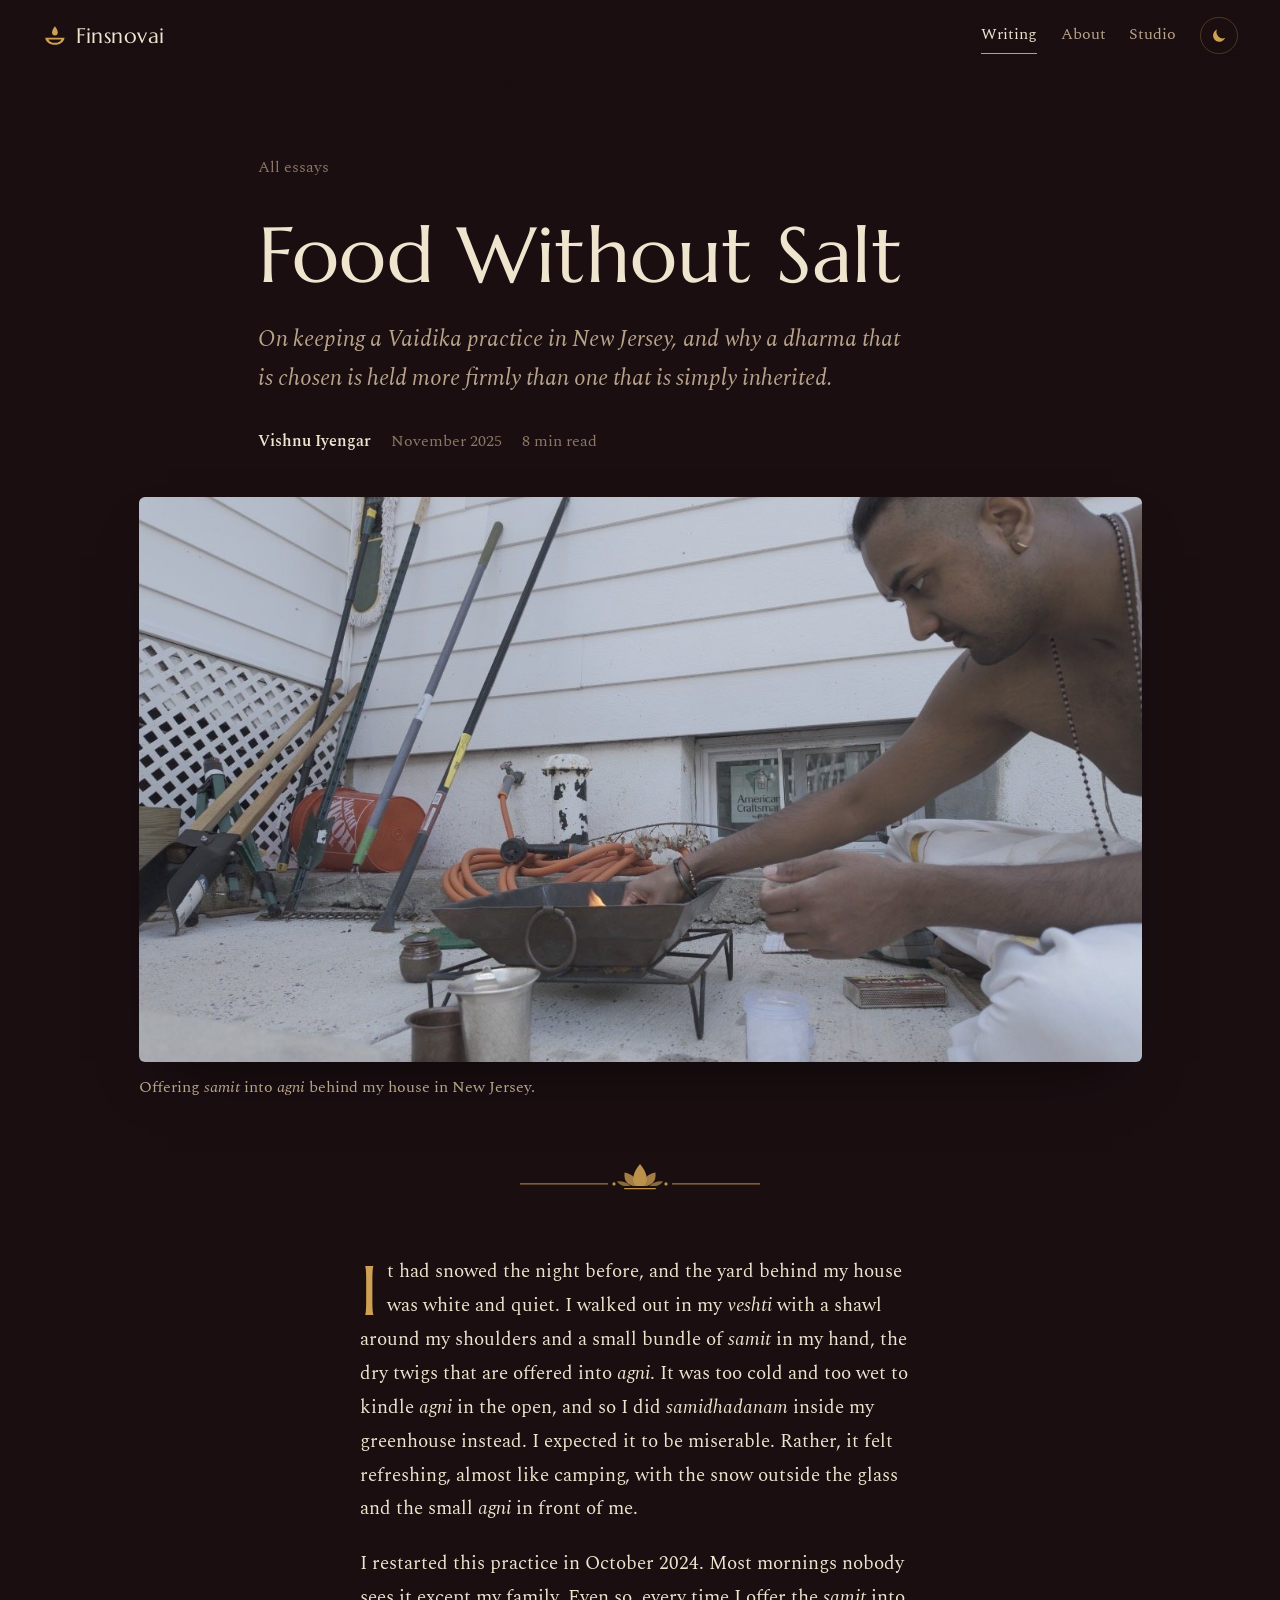
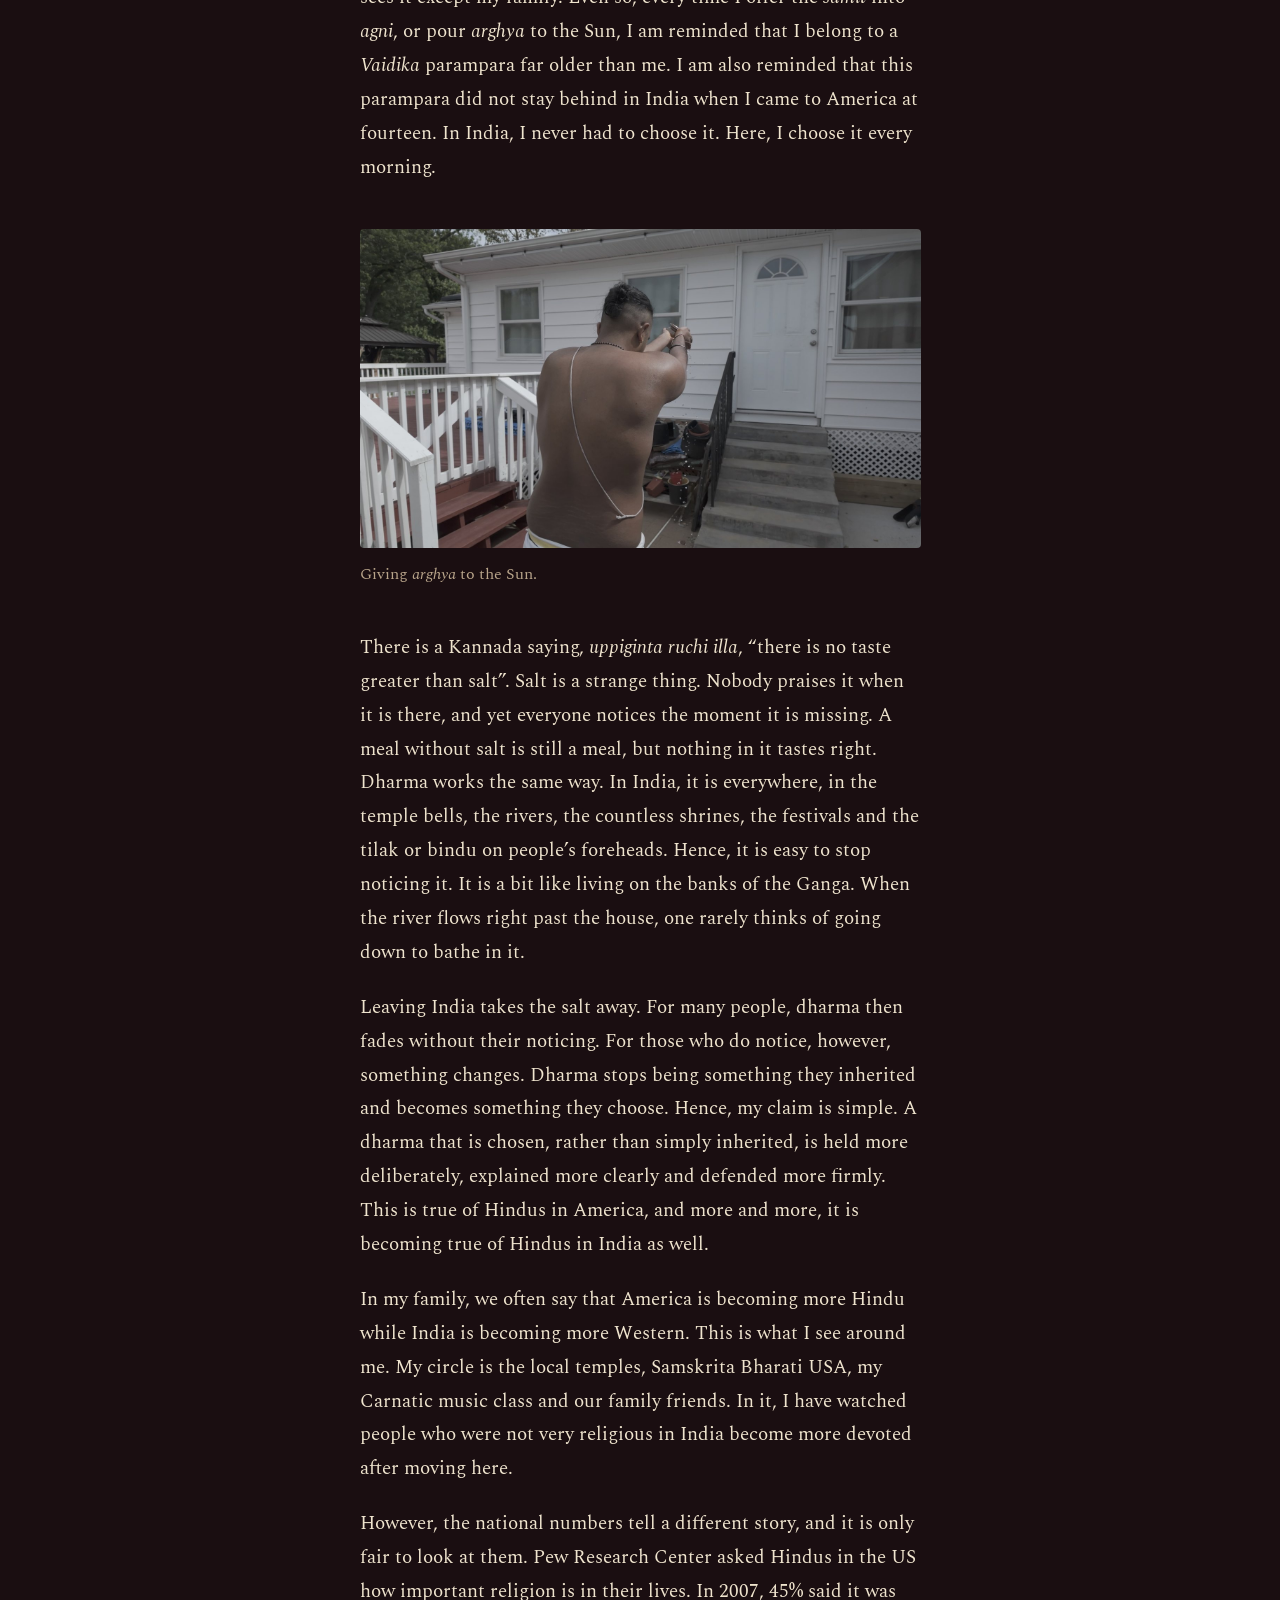
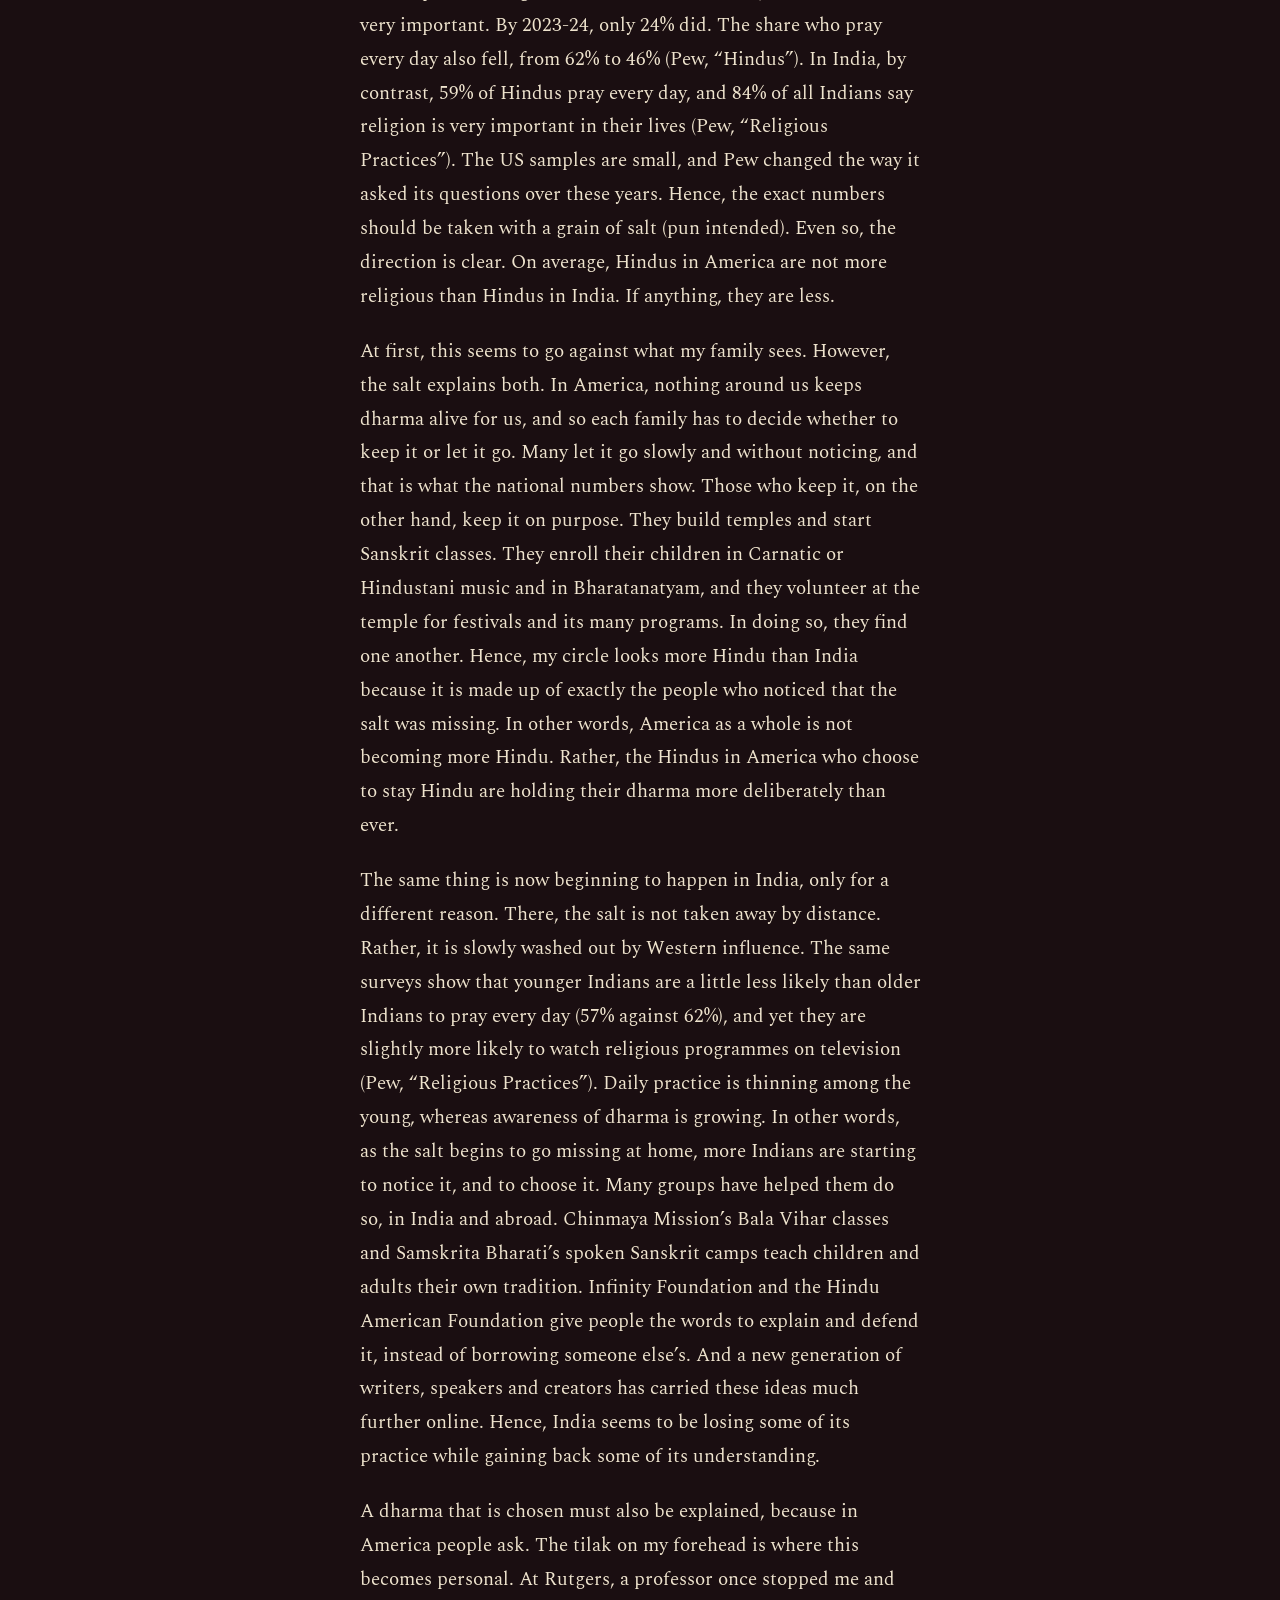
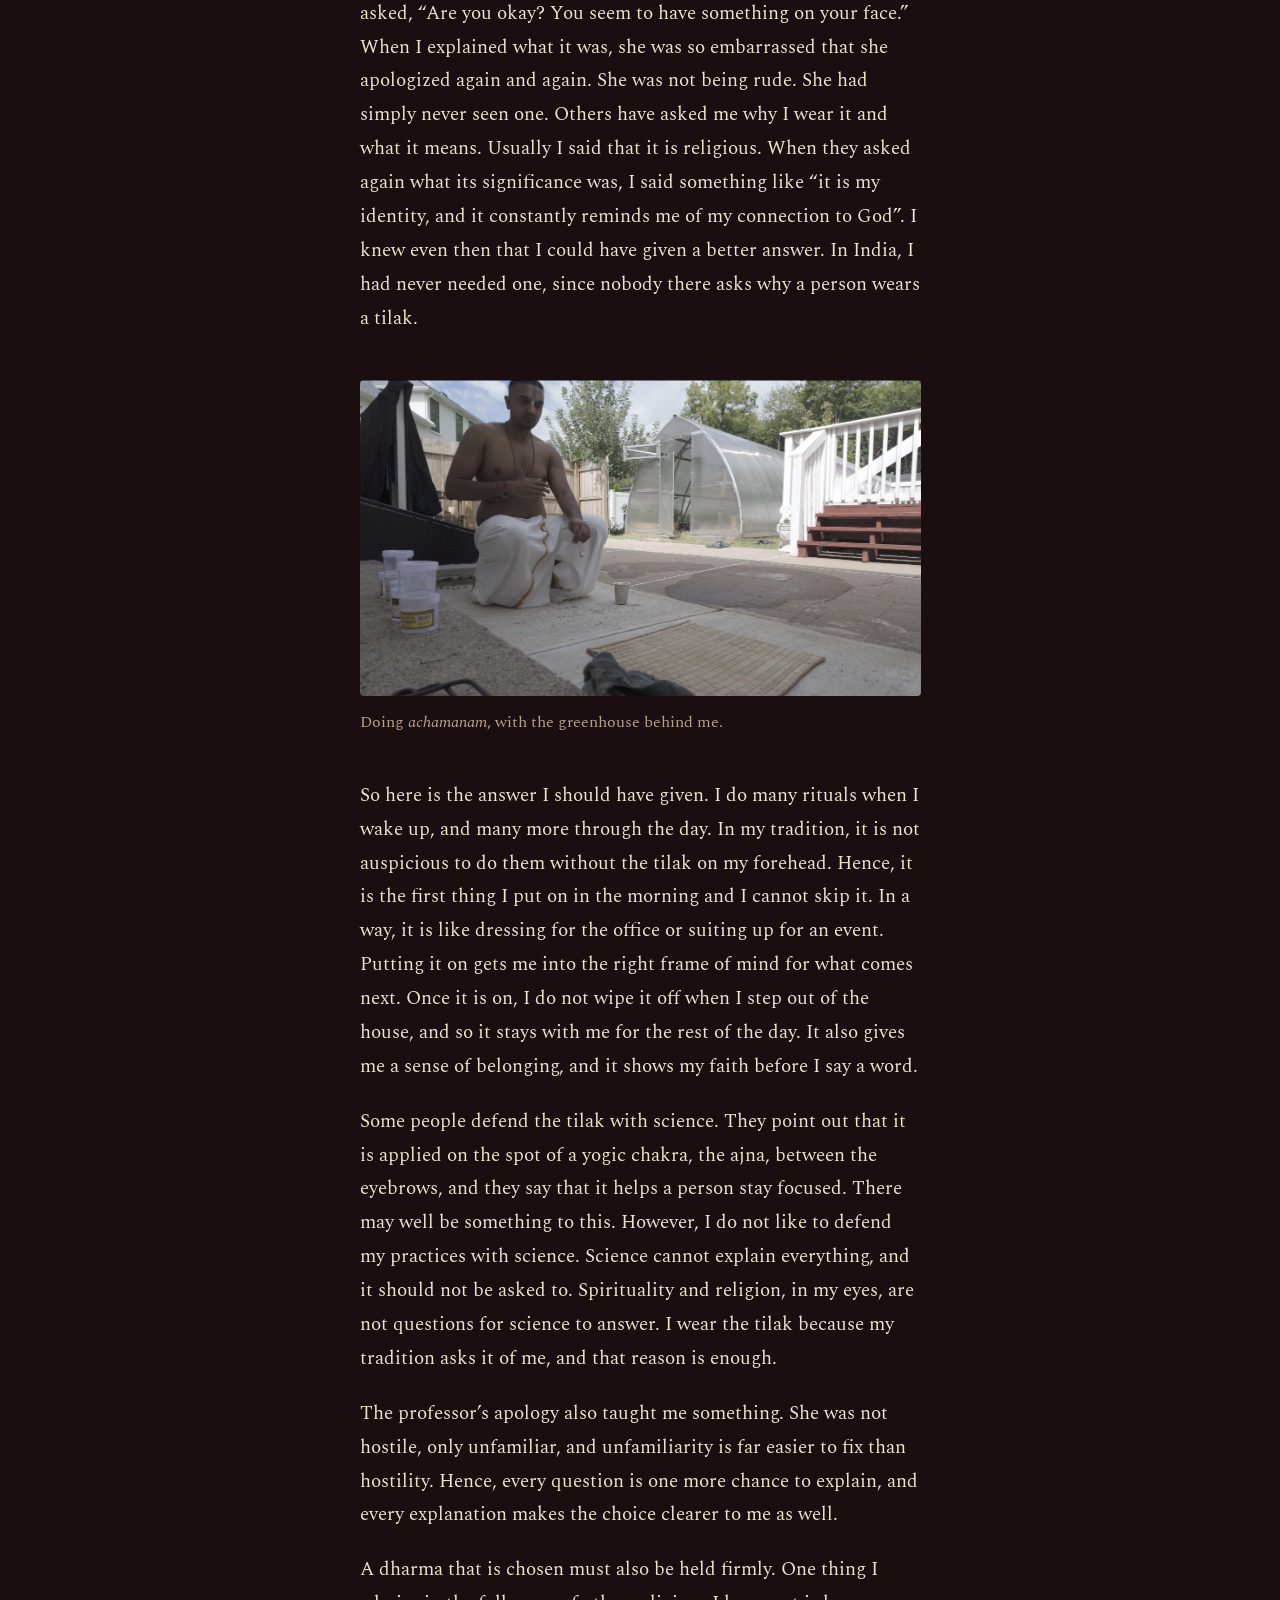
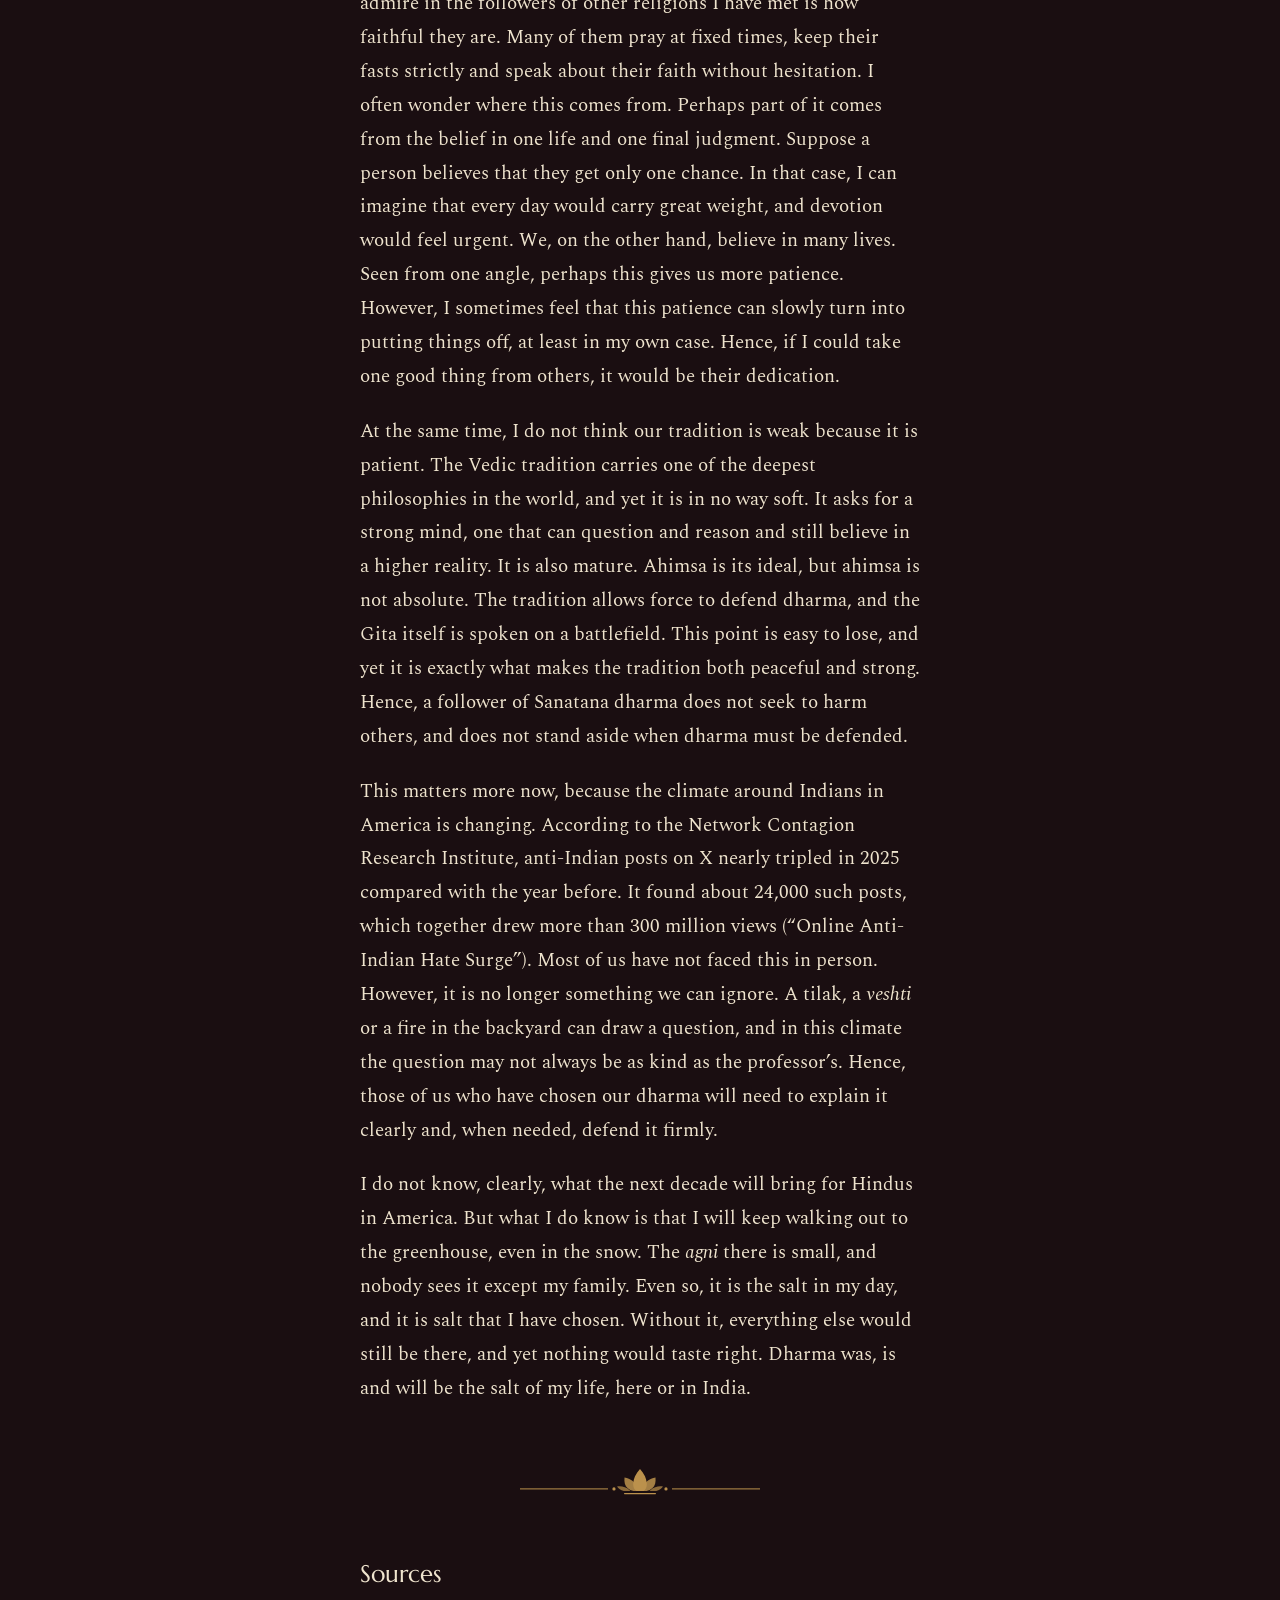
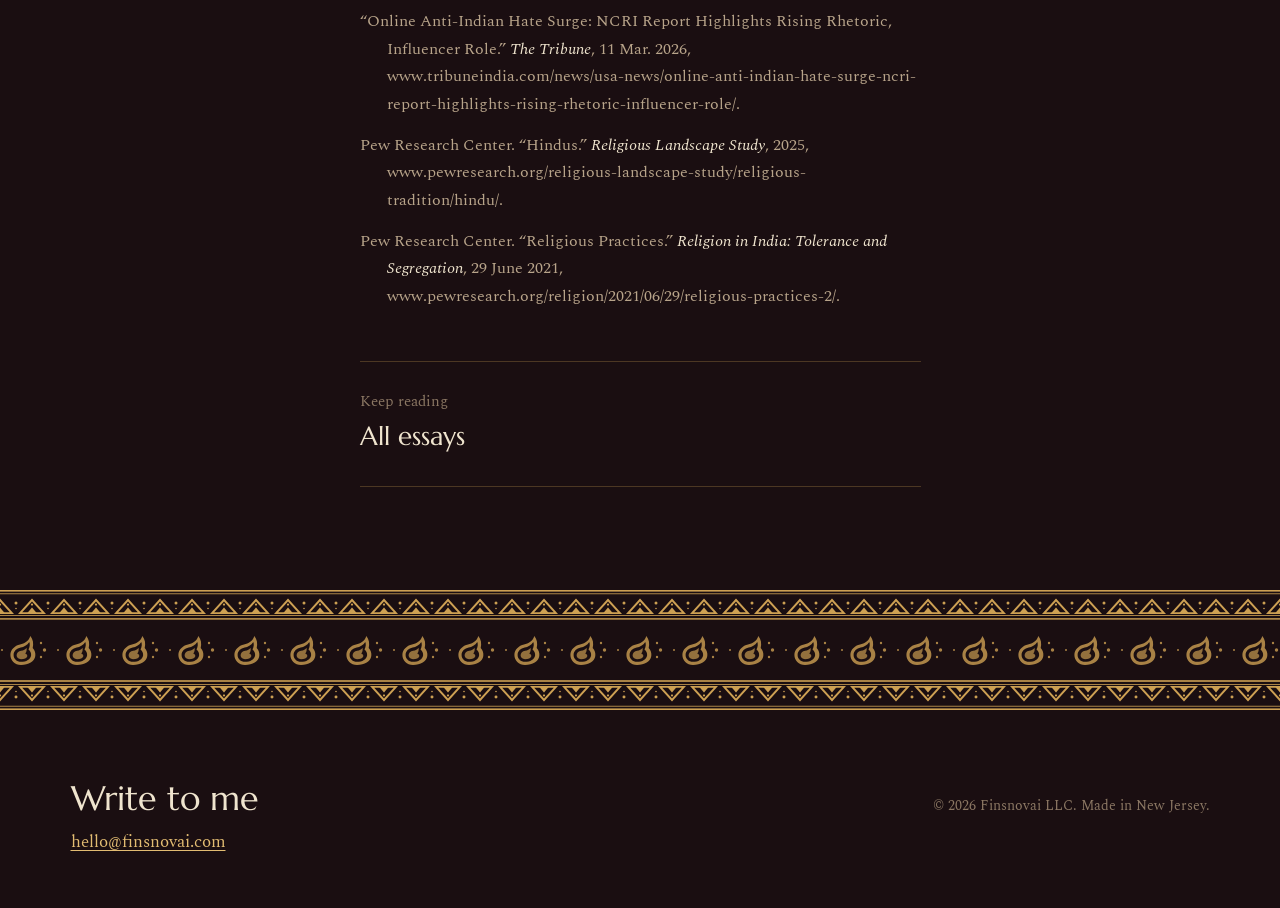
<file: writing/food-without-salt/index.html>
<!doctype html>
<html lang="en" data-theme="dark">
<head>
<meta charset="utf-8">
<meta name="viewport" content="width=device-width, initial-scale=1">
<title>Food Without Salt · Vishnu Iyengar</title>
<meta name="description" content="On keeping a Vaidika practice in New Jersey, and why a dharma that is chosen is held more firmly than one that is simply inherited.">
<meta name="author" content="Vishnu Iyengar">
<meta name="theme-color" content="#1A0E11">
<link rel="icon" href="../../assets/favicon.svg" type="image/svg+xml">
<meta property="og:title" content="Food Without Salt">
<meta property="og:description" content="On keeping a Vaidika practice in New Jersey, and why a dharma that is chosen is held more firmly than one that is simply inherited.">
<meta property="og:type" content="article">
<meta property="og:url" content="https://finsnovai.com/writing/food-without-salt/">
<meta property="og:image" content="https://finsnovai.com/writing/food-without-salt/images/01-samidhadanam-agni.jpg">
<meta property="article:author" content="Vishnu Iyengar">
<script>(function(){var t;try{t=localStorage.getItem("finsnovai-theme")}catch(e){}var r=document.documentElement;r.setAttribute("data-theme",t==="light"?"light":"dark");r.classList.add("js");})();</script>
<link rel="preconnect" href="https://fonts.googleapis.com">
<link rel="preconnect" href="https://fonts.gstatic.com" crossorigin>
<link href="https://fonts.googleapis.com/css2?family=Marcellus&family=Spectral:ital,wght@0,400;0,600;1,400&family=Tiro+Devanagari+Sanskrit&display=swap" rel="stylesheet">
<link rel="stylesheet" href="../../assets/site.css">
</head>
<body>
<a class="skip" href="#main">Skip to content</a>
<div class="progress" data-progress aria-hidden="true"></div>

<header class="site-header">
  <div class="site-header__inner">
    <a class="brand" href="../../" aria-label="Finsnovai, home">
      <svg class="brand__mark" viewBox="0 0 32 32" aria-hidden="true"><path fill="currentColor" d="M16 3c2.6 3.3 3.9 6.1 3.9 8.4 0 2.4-1.7 4.1-3.9 4.1s-3.9-1.7-3.9-4.1C12.1 9.1 13.4 6.3 16 3z"/><path fill="currentColor" d="M3 18.5h26c-.6 5.6-5.9 9.5-13 9.5S3.6 24.1 3 18.5zm4.2 2.2c1.4 2.7 4.8 4.6 8.8 4.6s7.4-1.9 8.8-4.6H7.2z" fill-rule="evenodd"/></svg>
      <span class="brand__word">Finsnovai</span>
    </a>
    <nav class="site-nav" aria-label="Main">
      <a href="../" aria-current="page">Writing</a>
      <a href="../../#about">About</a>
      <a href="../../#studio">Studio</a>
      <button class="theme-toggle" type="button" data-theme-toggle aria-label="Switch to light mode">
        <svg class="icon-moon" viewBox="0 0 24 24" aria-hidden="true"><path fill="currentColor" d="M20.5 14.6A8.5 8.5 0 0 1 9.4 3.5a8.5 8.5 0 1 0 11.1 11.1z"/></svg>
        <svg class="icon-sun" viewBox="0 0 24 24" aria-hidden="true"><circle cx="12" cy="12" r="4.2" fill="currentColor"/><g stroke="currentColor" stroke-width="1.8" stroke-linecap="round"><path d="M12 2v2.5M12 19.5V22M2 12h2.5M19.5 12H22M4.9 4.9l1.8 1.8M17.3 17.3l1.8 1.8M4.9 19.1l1.8-1.8M17.3 6.7l1.8-1.8"/></g></svg>
      </button>
    </nav>
  </div>
</header>

<main id="main">
  <article data-article>
    <header class="article-head">
      <div class="wrap">
        <a class="crumb" href="../">All essays</a>
        <h1 data-reveal>Food Without Salt</h1>
        <p class="dek" data-reveal data-reveal-delay="120">On keeping a Vaidika practice in New Jersey, and why a dharma that is chosen is held more firmly than one that is simply inherited.</p>
        <div class="byline" data-reveal data-reveal-delay="220"><strong>Vishnu Iyengar</strong><span>November 2025</span><span>8 min read</span></div>
      </div>
    </header>

    <figure class="hero-figure" data-reveal><img src="images/01-samidhadanam-agni.jpg" alt="Vishnu, in a white veshti, offering samit into a small agni in an iron kund beside the wall of his house." fetchpriority="high"><figcaption>Offering <em>samit</em> into <em>agni</em> behind my house in New Jersey.</figcaption></figure>

    <div class="lotus" aria-hidden="true"></div>

    <div class="prose">
<p data-reveal>It had snowed the night before, and the yard behind my house was white and quiet. I walked out in my <em>veshti</em> with a shawl around my shoulders and a small bundle of <em>samit</em> in my hand, the dry twigs that are offered into <em>agni</em>. It was too cold and too wet to kindle <em>agni</em> in the open, and so I did <em>samidhadanam</em> inside my greenhouse instead. I expected it to be miserable. Rather, it felt refreshing, almost like camping, with the snow outside the glass and the small <em>agni</em> in front of me.</p>
<p data-reveal>I restarted this practice in October 2024. Most mornings nobody sees it except my family. Even so, every time I offer the <em>samit</em> into <em>agni</em>, or pour <em>arghya</em> to the Sun, I am reminded that I belong to a <em>Vaidika</em> parampara far older than me. I am also reminded that this parampara did not stay behind in India when I came to America at fourteen. In India, I never had to choose it. Here, I choose it every morning.</p>
<figure data-reveal><img src="images/02-giving-arghya.jpg" alt="Vishnu, seen from behind with his yajnopavita across his back, pouring arghya from a small vessel toward the Sun in his backyard." loading="lazy"><figcaption>Giving <em>arghya</em> to the Sun.</figcaption></figure>
<p data-reveal>There is a Kannada saying, <em>uppiginta ruchi illa</em>, “there is no taste greater than salt”. Salt is a strange thing. Nobody praises it when it is there, and yet everyone notices the moment it is missing. A meal without salt is still a meal, but nothing in it tastes right. Dharma works the same way. In India, it is everywhere, in the temple bells, the rivers, the countless shrines, the festivals and the tilak or bindu on people’s foreheads. Hence, it is easy to stop noticing it. It is a bit like living on the banks of the Ganga. When the river flows right past the house, one rarely thinks of going down to bathe in it.</p>
<p data-reveal>Leaving India takes the salt away. For many people, dharma then fades without their noticing. For those who do notice, however, something changes. Dharma stops being something they inherited and becomes something they choose. Hence, my claim is simple. A dharma that is chosen, rather than simply inherited, is held more deliberately, explained more clearly and defended more firmly. This is true of Hindus in America, and more and more, it is becoming true of Hindus in India as well.</p>
<p data-reveal>In my family, we often say that America is becoming more Hindu while India is becoming more Western. This is what I see around me. My circle is the local temples, Samskrita Bharati USA, my Carnatic music class and our family friends. In it, I have watched people who were not very religious in India become more devoted after moving here.</p>
<p data-reveal>However, the national numbers tell a different story, and it is only fair to look at them. Pew Research Center asked Hindus in the US how important religion is in their lives. In 2007, 45% said it was very important. By 2023-24, only 24% did. The share who pray every day also fell, from 62% to 46% (Pew, “Hindus”). In India, by contrast, 59% of Hindus pray every day, and 84% of all Indians say religion is very important in their lives (Pew, “Religious Practices”). The US samples are small, and Pew changed the way it asked its questions over these years. Hence, the exact numbers should be taken with a grain of salt (pun intended). Even so, the direction is clear. On average, Hindus in America are not more religious than Hindus in India. If anything, they are less.</p>
<p data-reveal>At first, this seems to go against what my family sees. However, the salt explains both. In America, nothing around us keeps dharma alive for us, and so each family has to decide whether to keep it or let it go. Many let it go slowly and without noticing, and that is what the national numbers show. Those who keep it, on the other hand, keep it on purpose. They build temples and start Sanskrit classes. They enroll their children in Carnatic or Hindustani music and in Bharatanatyam, and they volunteer at the temple for festivals and its many programs. In doing so, they find one another. Hence, my circle looks more Hindu than India because it is made up of exactly the people who noticed that the salt was missing. In other words, America as a whole is not becoming more Hindu. Rather, the Hindus in America who choose to stay Hindu are holding their dharma more deliberately than ever.</p>
<p data-reveal>The same thing is now beginning to happen in India, only for a different reason. There, the salt is not taken away by distance. Rather, it is slowly washed out by Western influence. The same surveys show that younger Indians are a little less likely than older Indians to pray every day (57% against 62%), and yet they are slightly more likely to watch religious programmes on television (Pew, “Religious Practices”). Daily practice is thinning among the young, whereas awareness of dharma is growing. In other words, as the salt begins to go missing at home, more Indians are starting to notice it, and to choose it. Many groups have helped them do so, in India and abroad. Chinmaya Mission’s Bala Vihar classes and Samskrita Bharati’s spoken Sanskrit camps teach children and adults their own tradition. Infinity Foundation and the Hindu American Foundation give people the words to explain and defend it, instead of borrowing someone else’s. And a new generation of writers, speakers and creators has carried these ideas much further online. Hence, India seems to be losing some of its practice while gaining back some of its understanding.</p>
<p data-reveal>A dharma that is chosen must also be explained, because in America people ask. The tilak on my forehead is where this becomes personal. At Rutgers, a professor once stopped me and asked, “Are you okay? You seem to have something on your face.” When I explained what it was, she was so embarrassed that she apologized again and again. She was not being rude. She had simply never seen one. Others have asked me why I wear it and what it means. Usually I said that it is religious. When they asked again what its significance was, I said something like “it is my identity, and it constantly reminds me of my connection to God”. I knew even then that I could have given a better answer. In India, I had never needed one, since nobody there asks why a person wears a tilak.</p>
<figure data-reveal><img src="images/03-tilak-and-greenhouse.jpg" alt="Vishnu, in a white veshti and wearing the tilak, kneeling on the patio and doing achamanam, with the greenhouse behind him." loading="lazy"><figcaption>Doing <em>achamanam</em>, with the greenhouse behind me.</figcaption></figure>
<p data-reveal>So here is the answer I should have given. I do many rituals when I wake up, and many more through the day. In my tradition, it is not auspicious to do them without the tilak on my forehead. Hence, it is the first thing I put on in the morning and I cannot skip it. In a way, it is like dressing for the office or suiting up for an event. Putting it on gets me into the right frame of mind for what comes next. Once it is on, I do not wipe it off when I step out of the house, and so it stays with me for the rest of the day. It also gives me a sense of belonging, and it shows my faith before I say a word.</p>
<p data-reveal>Some people defend the tilak with science. They point out that it is applied on the spot of a yogic chakra, the ajna, between the eyebrows, and they say that it helps a person stay focused. There may well be something to this. However, I do not like to defend my practices with science. Science cannot explain everything, and it should not be asked to. Spirituality and religion, in my eyes, are not questions for science to answer. I wear the tilak because my tradition asks it of me, and that reason is enough.</p>
<p data-reveal>The professor’s apology also taught me something. She was not hostile, only unfamiliar, and unfamiliarity is far easier to fix than hostility. Hence, every question is one more chance to explain, and every explanation makes the choice clearer to me as well.</p>
<p data-reveal>A dharma that is chosen must also be held firmly. One thing I admire in the followers of other religions I have met is how faithful they are. Many of them pray at fixed times, keep their fasts strictly and speak about their faith without hesitation. I often wonder where this comes from. Perhaps part of it comes from the belief in one life and one final judgment. Suppose a person believes that they get only one chance. In that case, I can imagine that every day would carry great weight, and devotion would feel urgent. We, on the other hand, believe in many lives. Seen from one angle, perhaps this gives us more patience. However, I sometimes feel that this patience can slowly turn into putting things off, at least in my own case. Hence, if I could take one good thing from others, it would be their dedication.</p>
<p data-reveal>At the same time, I do not think our tradition is weak because it is patient. The Vedic tradition carries one of the deepest philosophies in the world, and yet it is in no way soft. It asks for a strong mind, one that can question and reason and still believe in a higher reality. It is also mature. Ahimsa is its ideal, but ahimsa is not absolute. The tradition allows force to defend dharma, and the Gita itself is spoken on a battlefield. This point is easy to lose, and yet it is exactly what makes the tradition both peaceful and strong. Hence, a follower of Sanatana dharma does not seek to harm others, and does not stand aside when dharma must be defended.</p>
<p data-reveal>This matters more now, because the climate around Indians in America is changing. According to the Network Contagion Research Institute, anti-Indian posts on X nearly tripled in 2025 compared with the year before. It found about 24,000 such posts, which together drew more than 300 million views (“Online Anti-Indian Hate Surge”). Most of us have not faced this in person. However, it is no longer something we can ignore. A tilak, a <em>veshti</em> or a fire in the backyard can draw a question, and in this climate the question may not always be as kind as the professor’s. Hence, those of us who have chosen our dharma will need to explain it clearly and, when needed, defend it firmly.</p>
<p data-reveal>I do not know, clearly, what the next decade will bring for Hindus in America. But what I do know is that I will keep walking out to the greenhouse, even in the snow. The <em>agni</em> there is small, and nobody sees it except my family. Even so, it is the salt in my day, and it is salt that I have chosen. Without it, everything else would still be there, and yet nothing would taste right. Dharma was, is and will be the salt of my life, here or in India.</p>
    </div>

    <div class="lotus" aria-hidden="true"></div>

    <section class="endmatter" aria-label="Sources and credits">
      <h2>Sources</h2><ol><li>“Online Anti-Indian Hate Surge: NCRI Report Highlights Rising Rhetoric, Influencer Role.” <em>The Tribune</em>, 11 Mar. 2026, www.tribuneindia.com/news/usa-news/online-anti-indian-hate-surge-ncri-report-highlights-rising-rhetoric-influencer-role/.</li><li>Pew Research Center. “Hindus.” <em>Religious Landscape Study</em>, 2025, www.pewresearch.org/religious-landscape-study/religious-tradition/hindu/.</li><li>Pew Research Center. “Religious Practices.” <em>Religion in India: Tolerance and Segregation</em>, 29 June 2021, www.pewresearch.org/religion/2021/06/29/religious-practices-2/.</li></ol>
    </section>
  </article>

  <nav class="next" aria-label="More writing">
    <a href="../"><span>Keep reading</span><strong>All essays</strong></a>
  </nav>
</main>

<footer class="site-footer" style="margin-top:5rem">
  <div class="pallu" data-weave aria-hidden="true">
    <span class="zari zari--temple"></span>
    <span class="zari zari--mango"></span>
    <span class="zari zari--temple is-flipped"></span>
  </div>
  <div class="wrap site-footer__inner">
    <div>
      <h2>Write to me</h2>
      <a href="mailto:hello@finsnovai.com">hello@finsnovai.com</a>
    </div>
    <small>© 2026 Finsnovai LLC. Made in New Jersey.</small>
  </div>
</footer>

<script src="../../assets/site.js" defer></script>
</body>
</html>
</file>
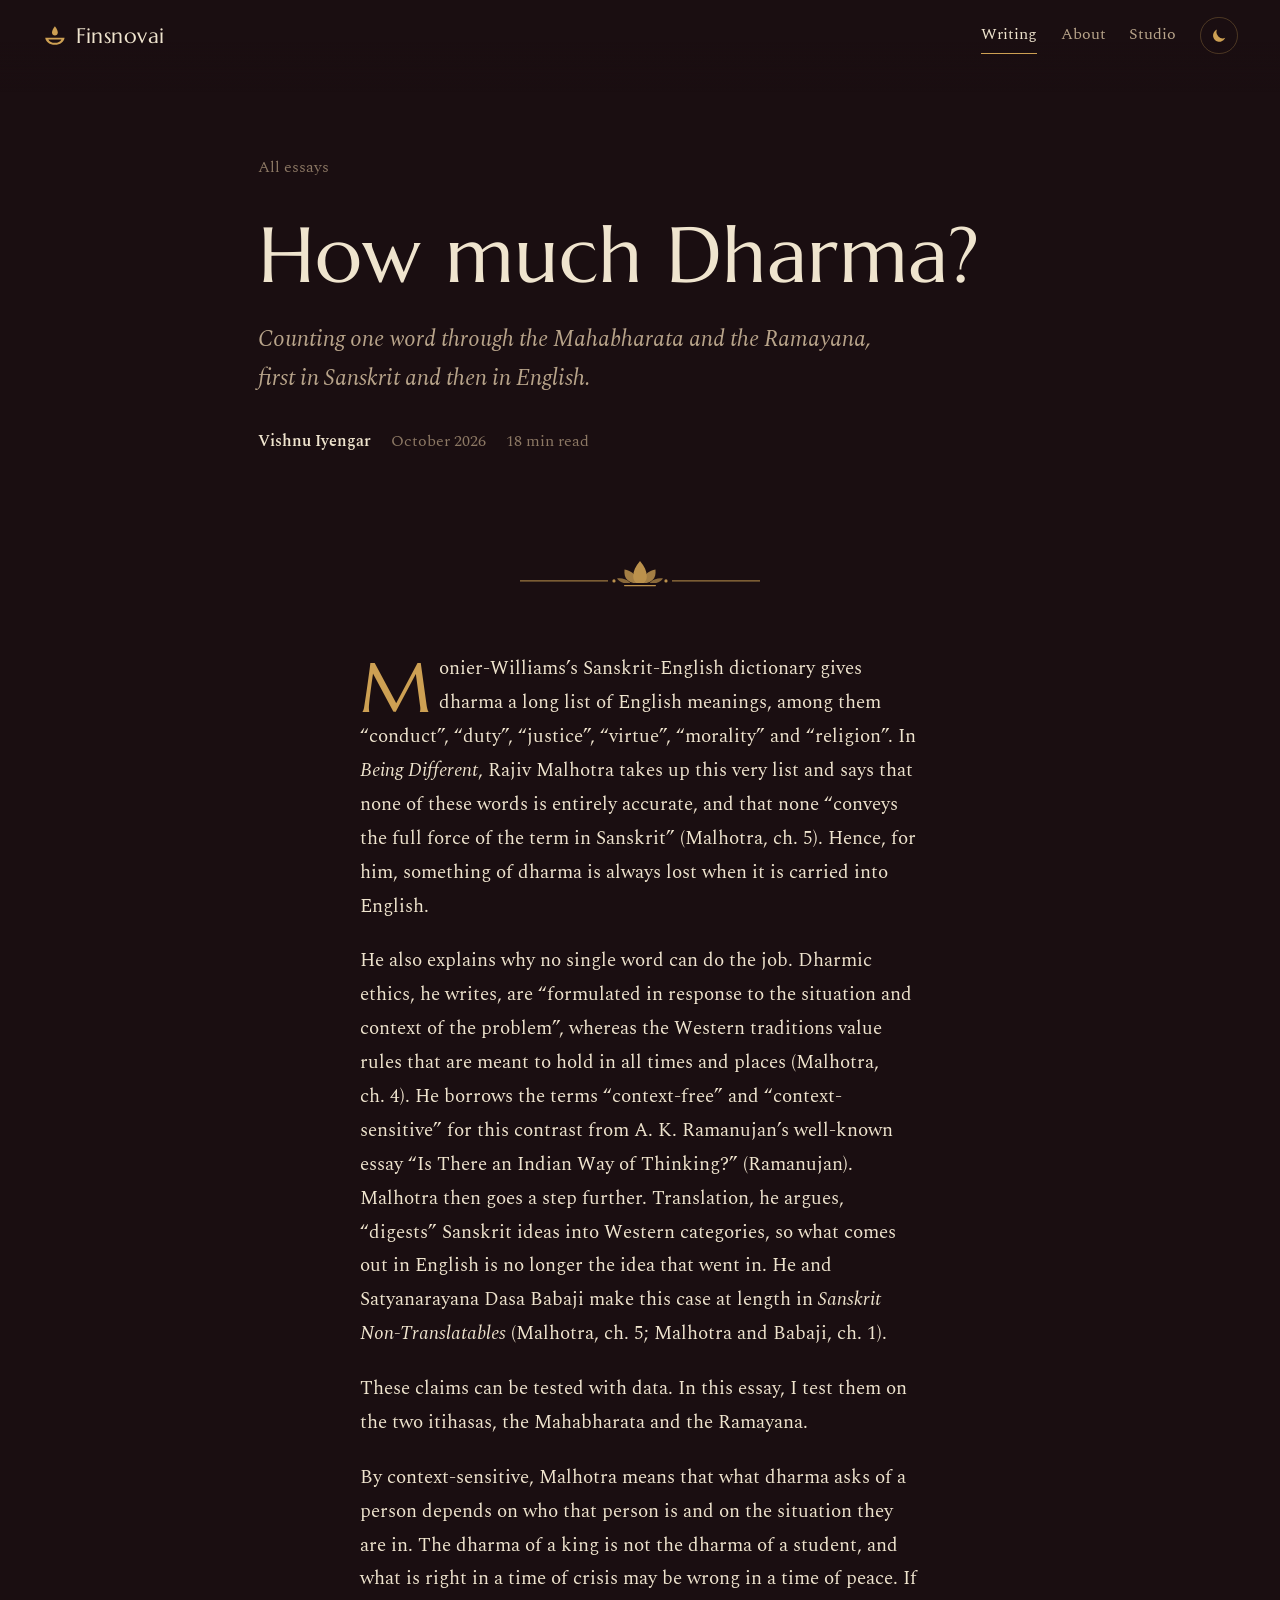
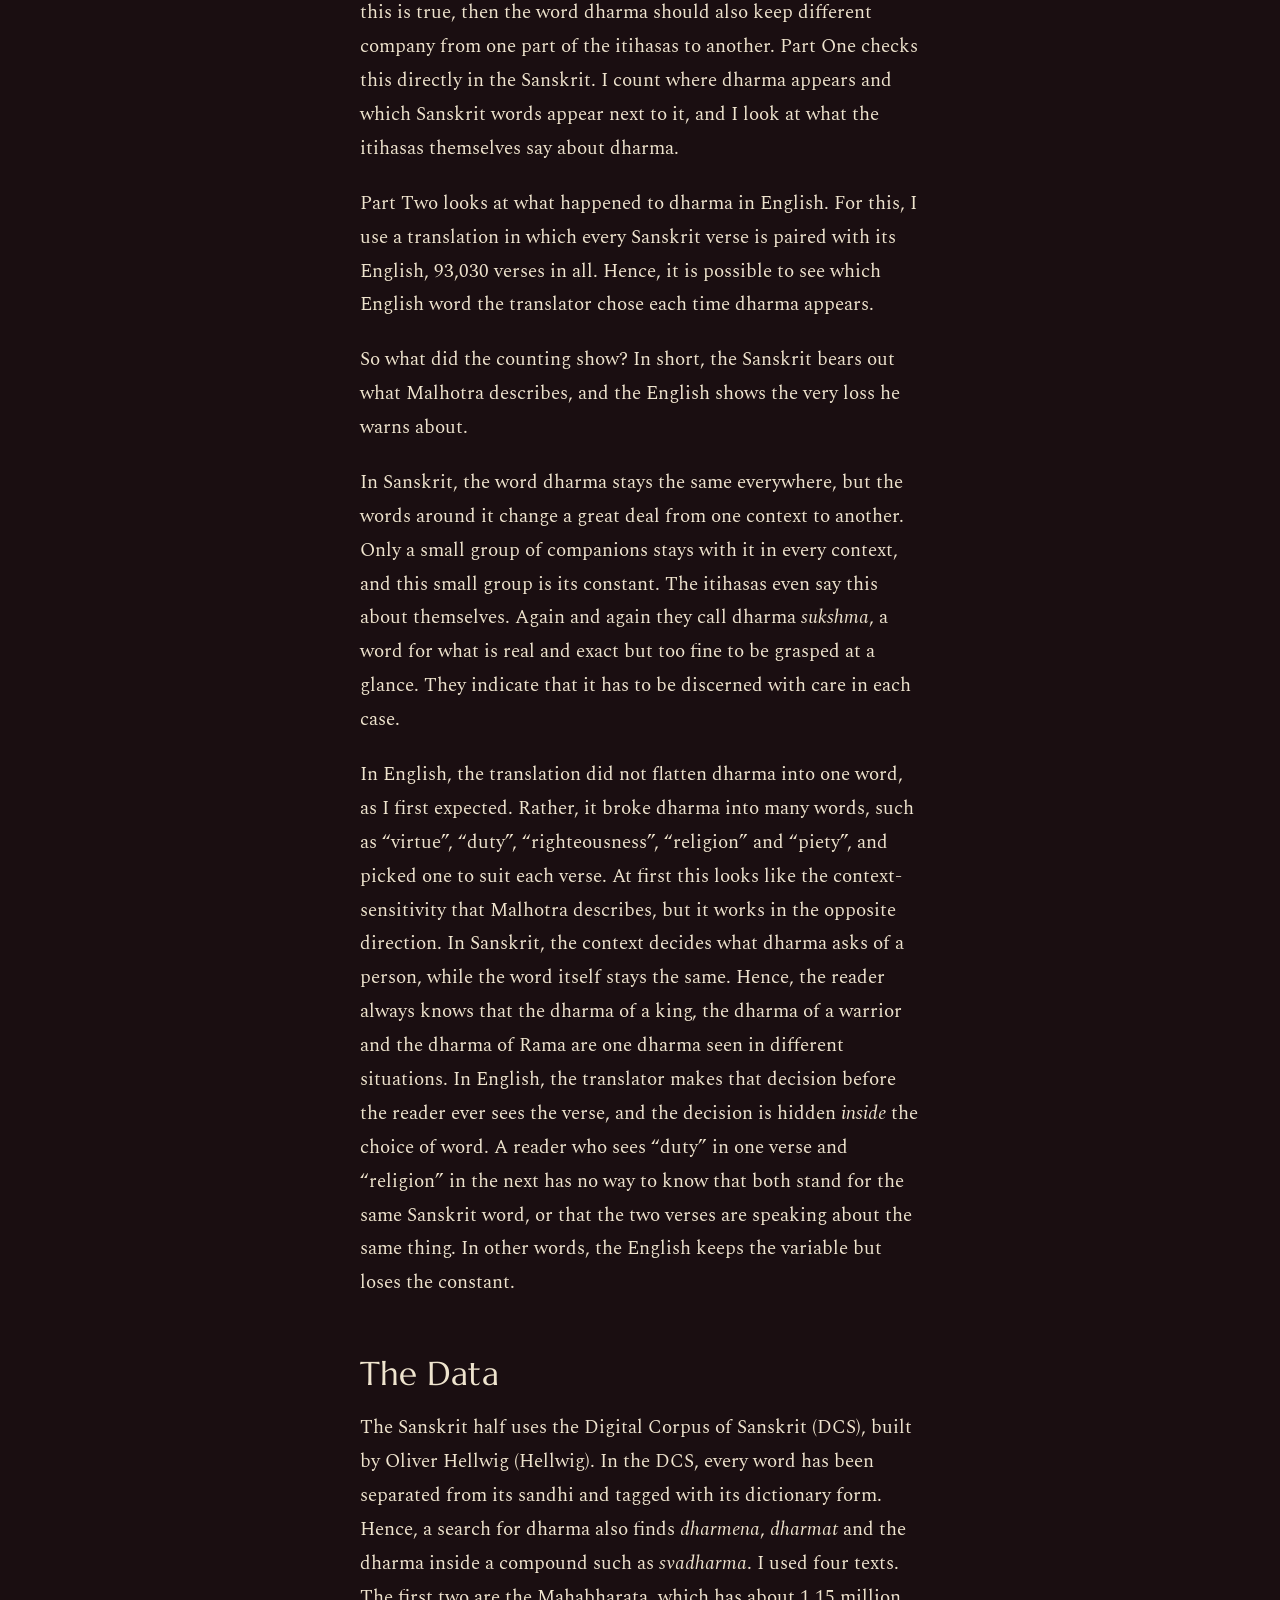
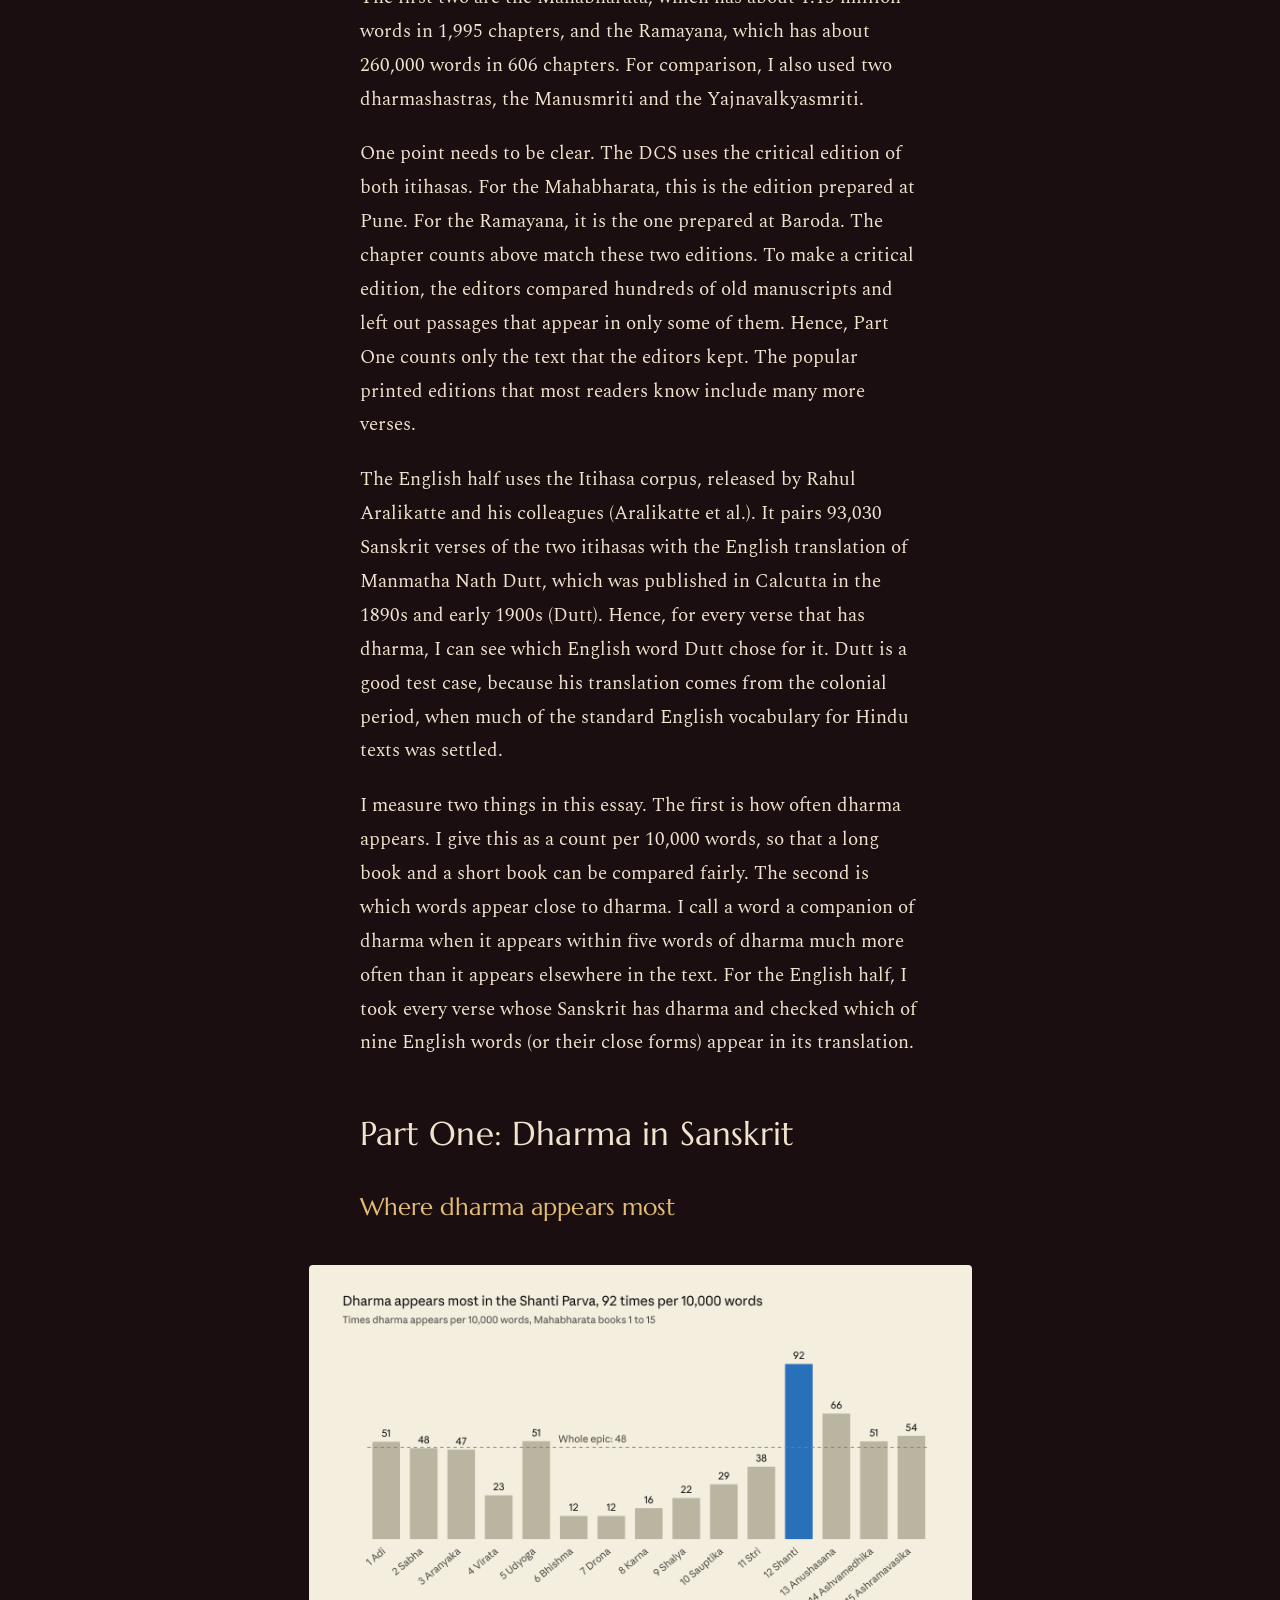
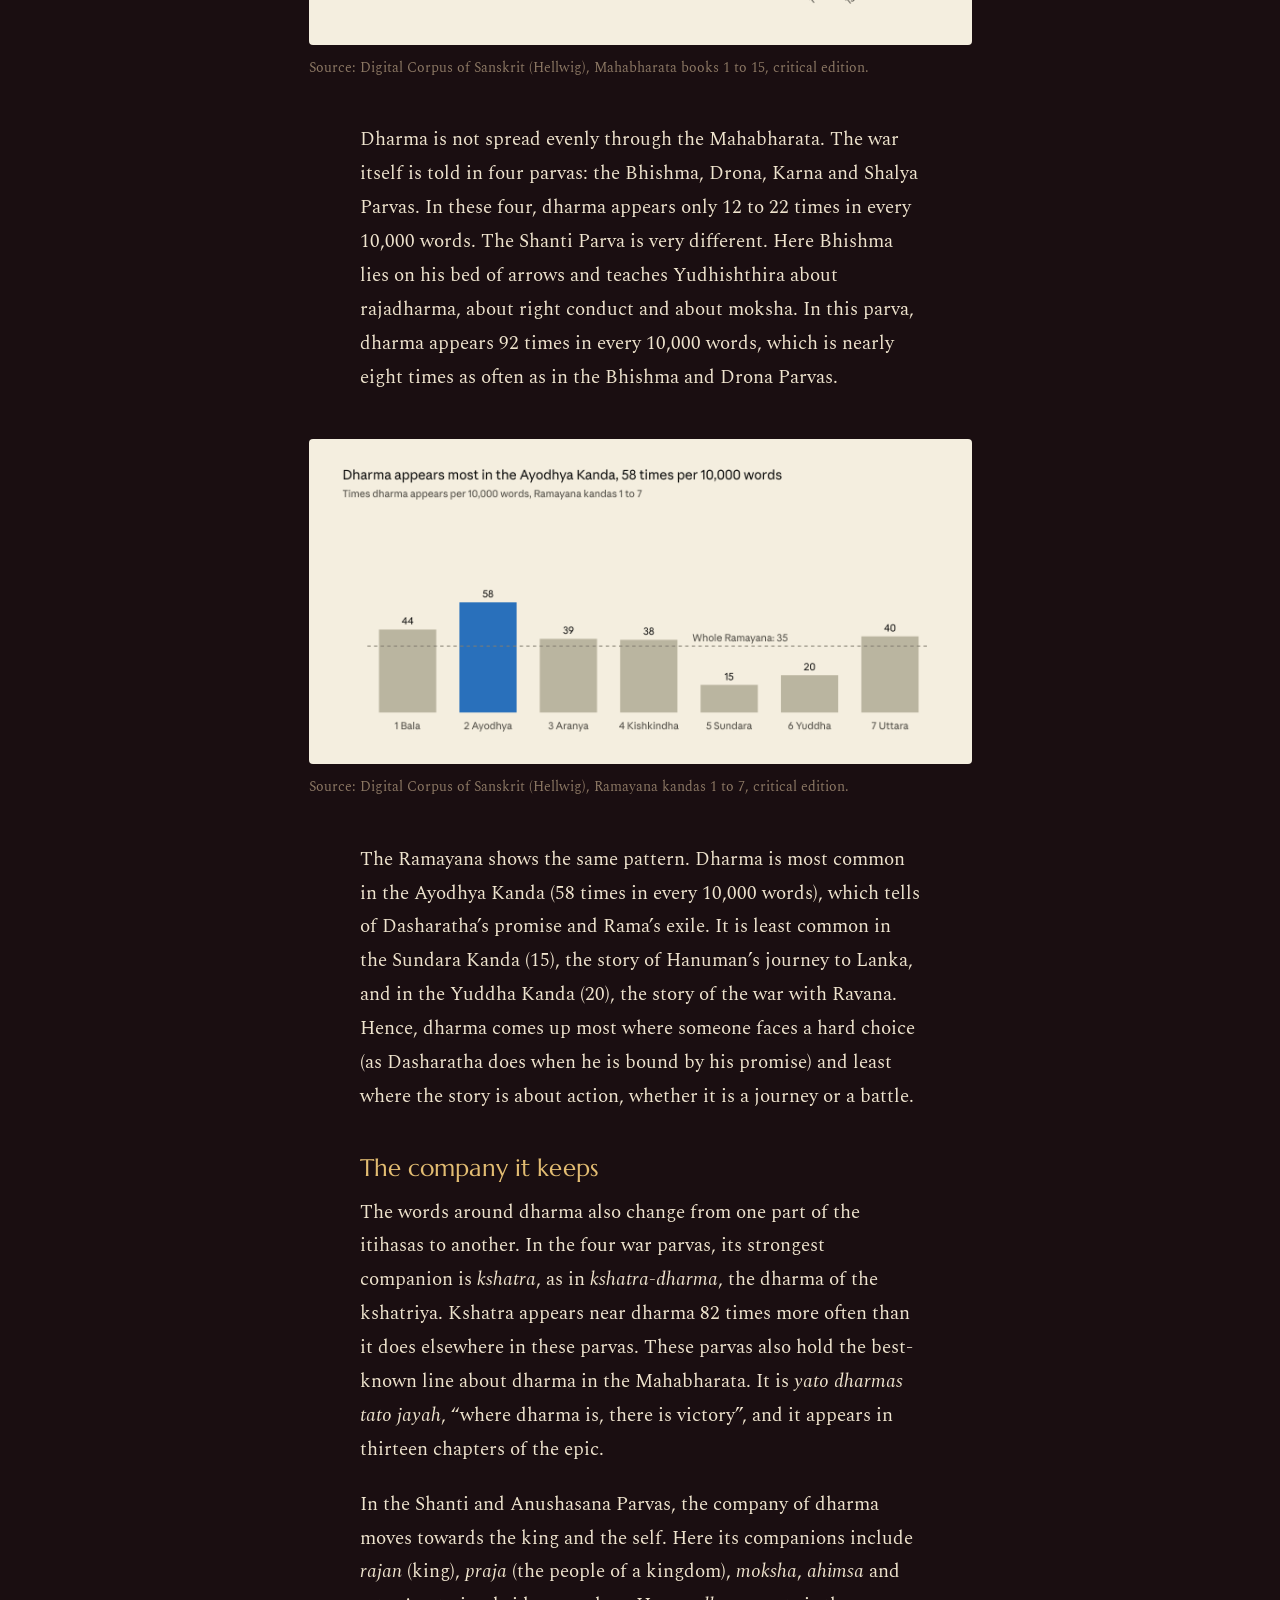
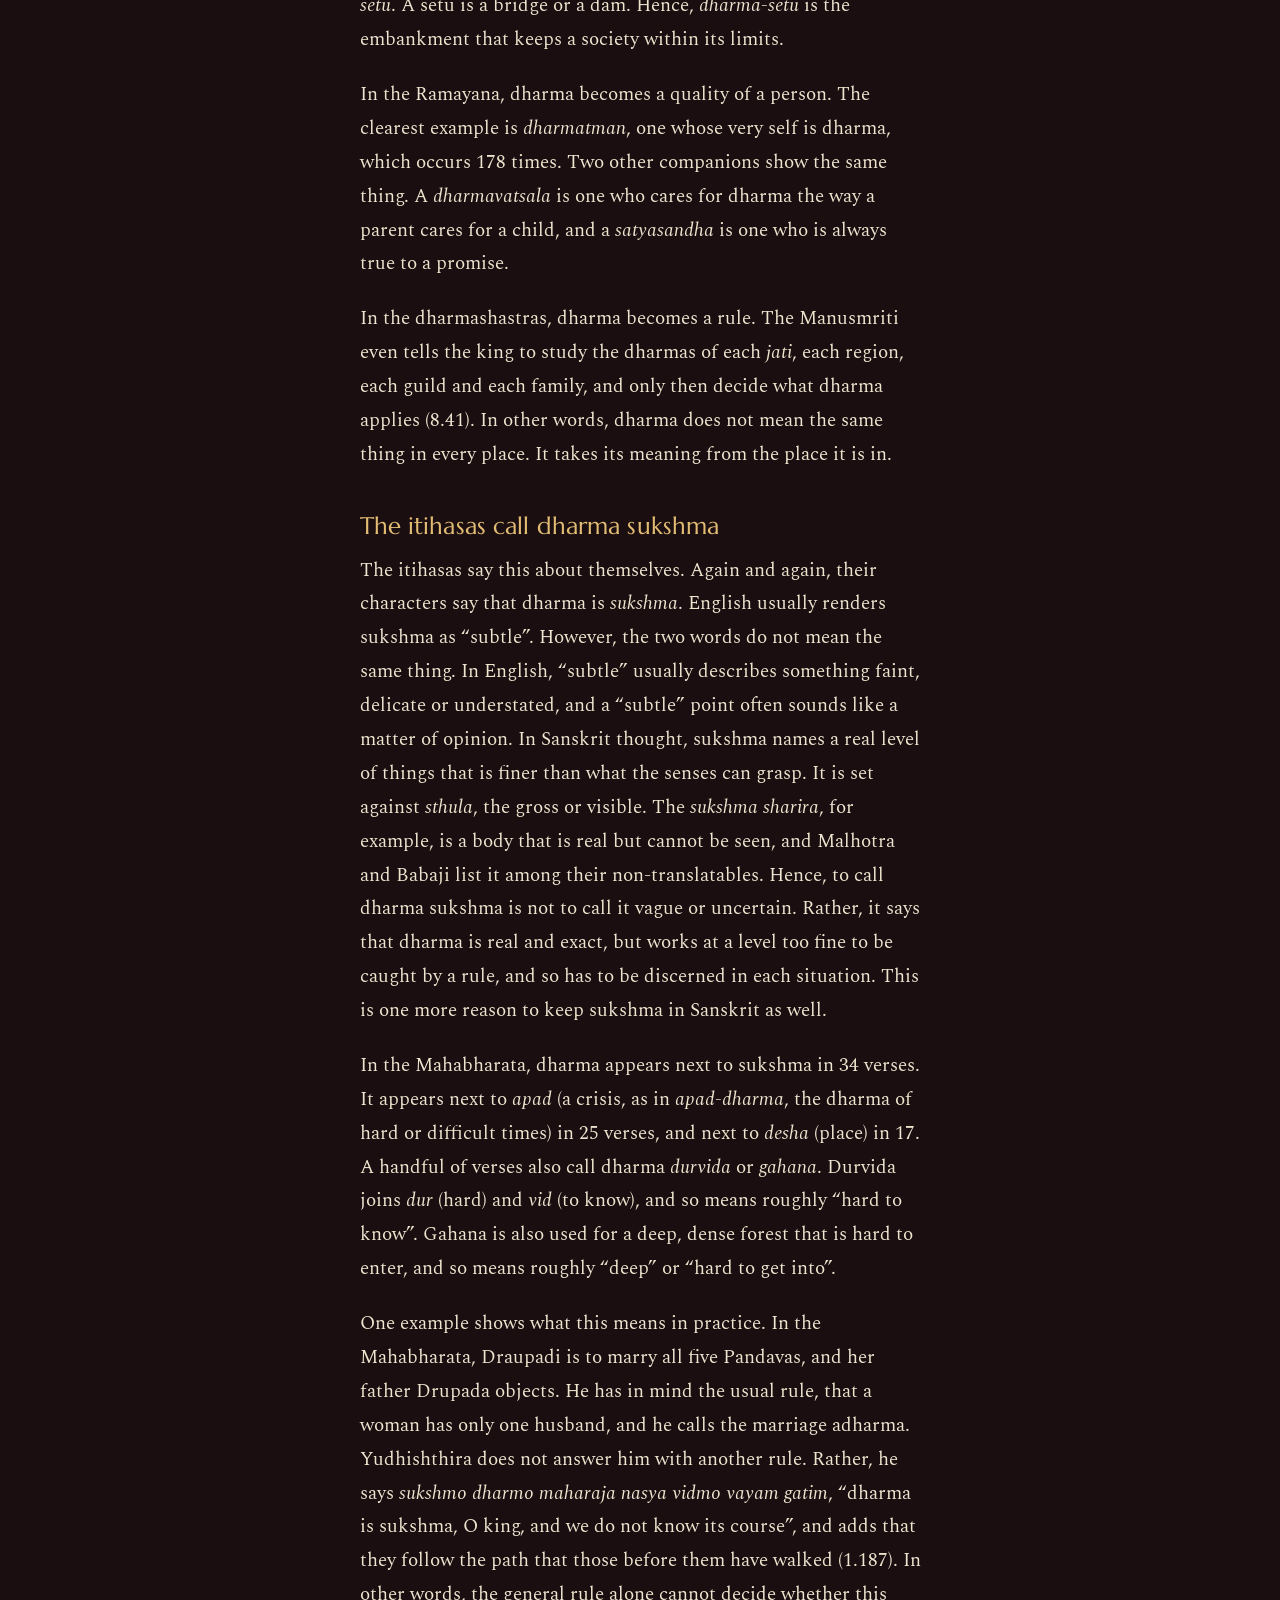
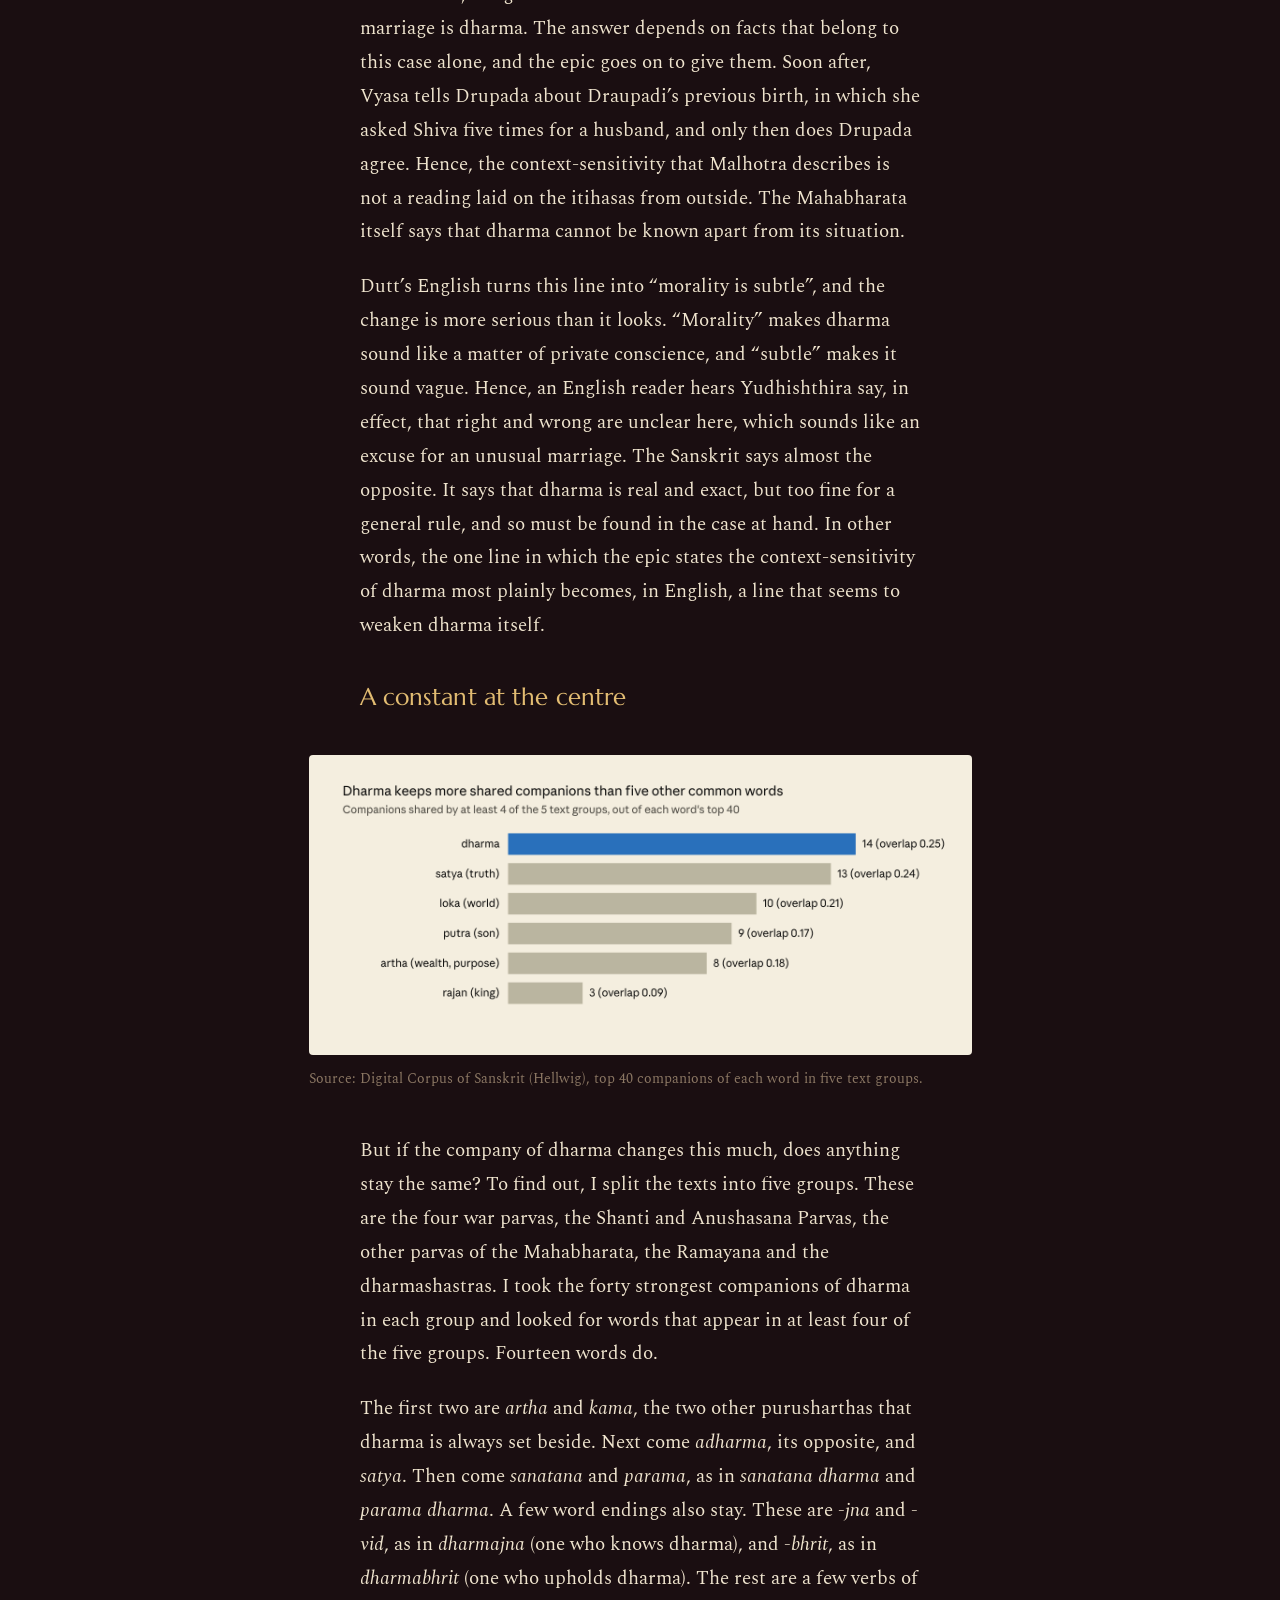
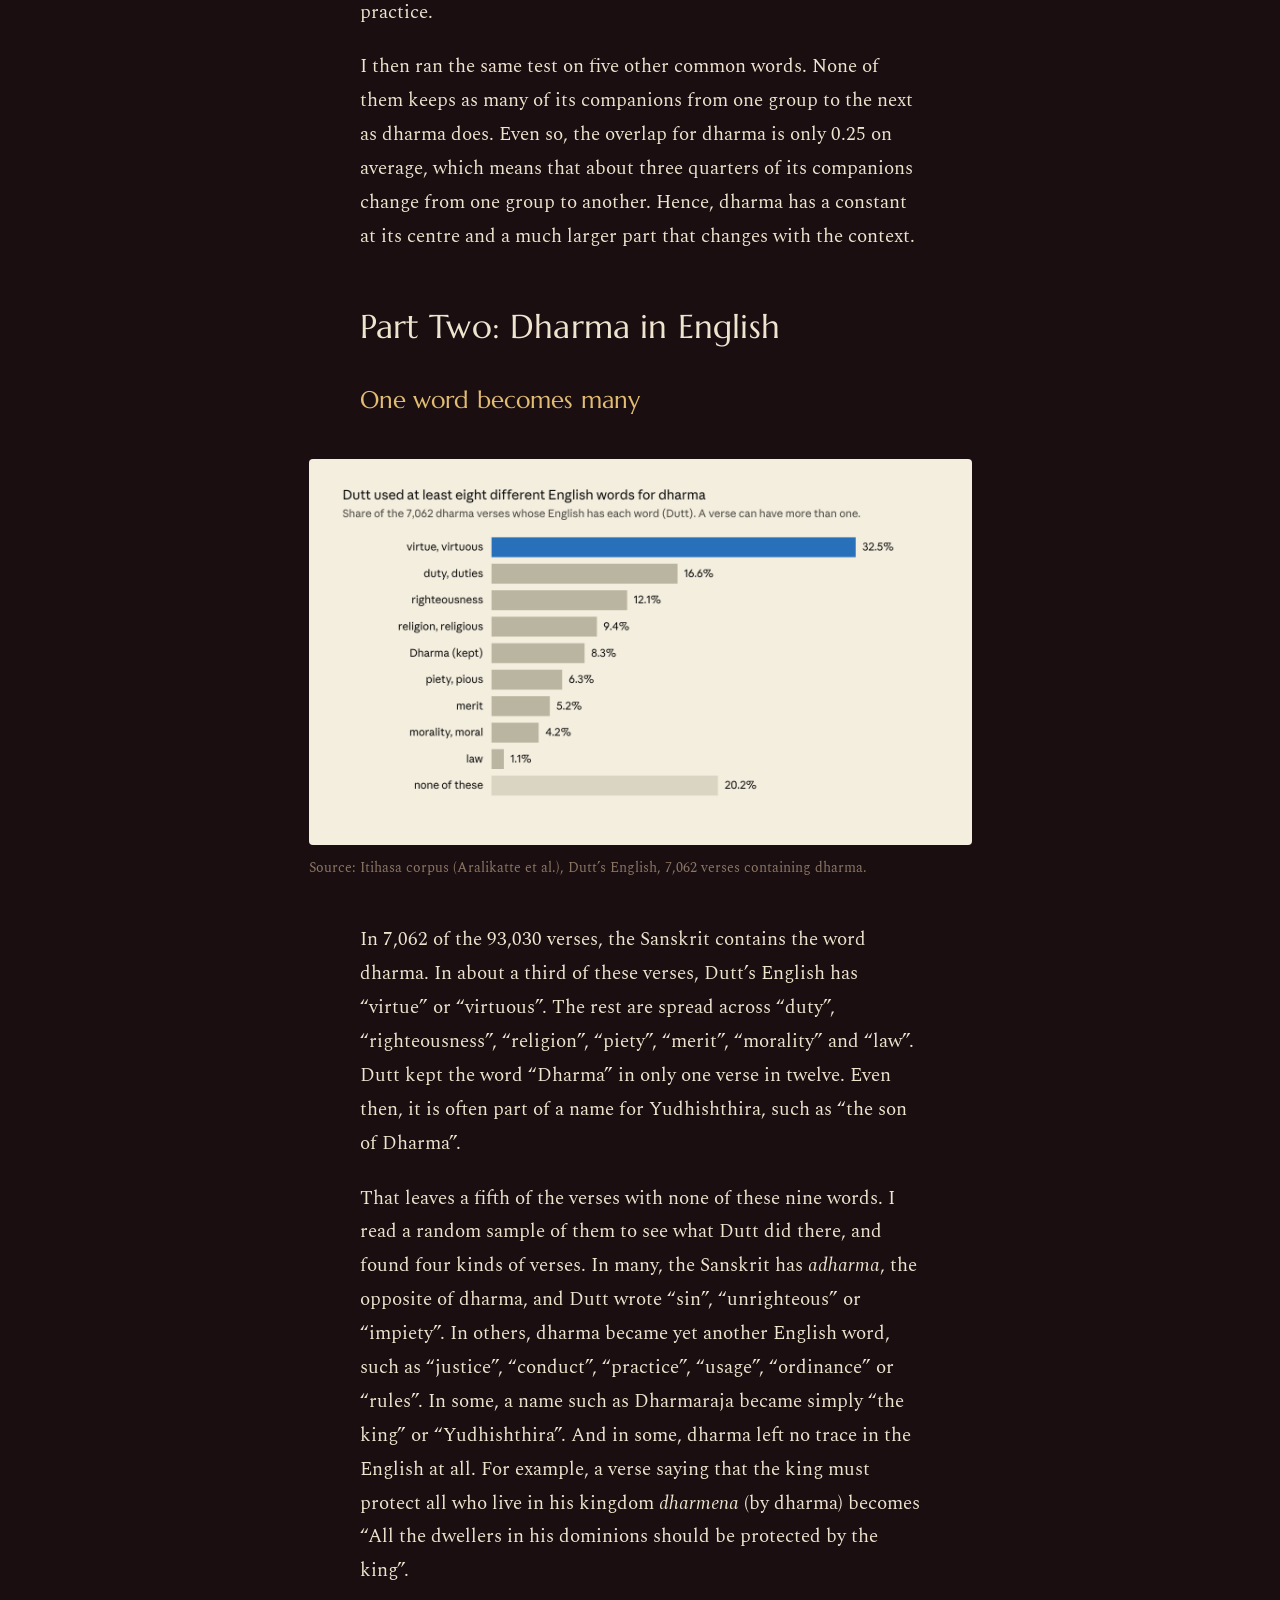
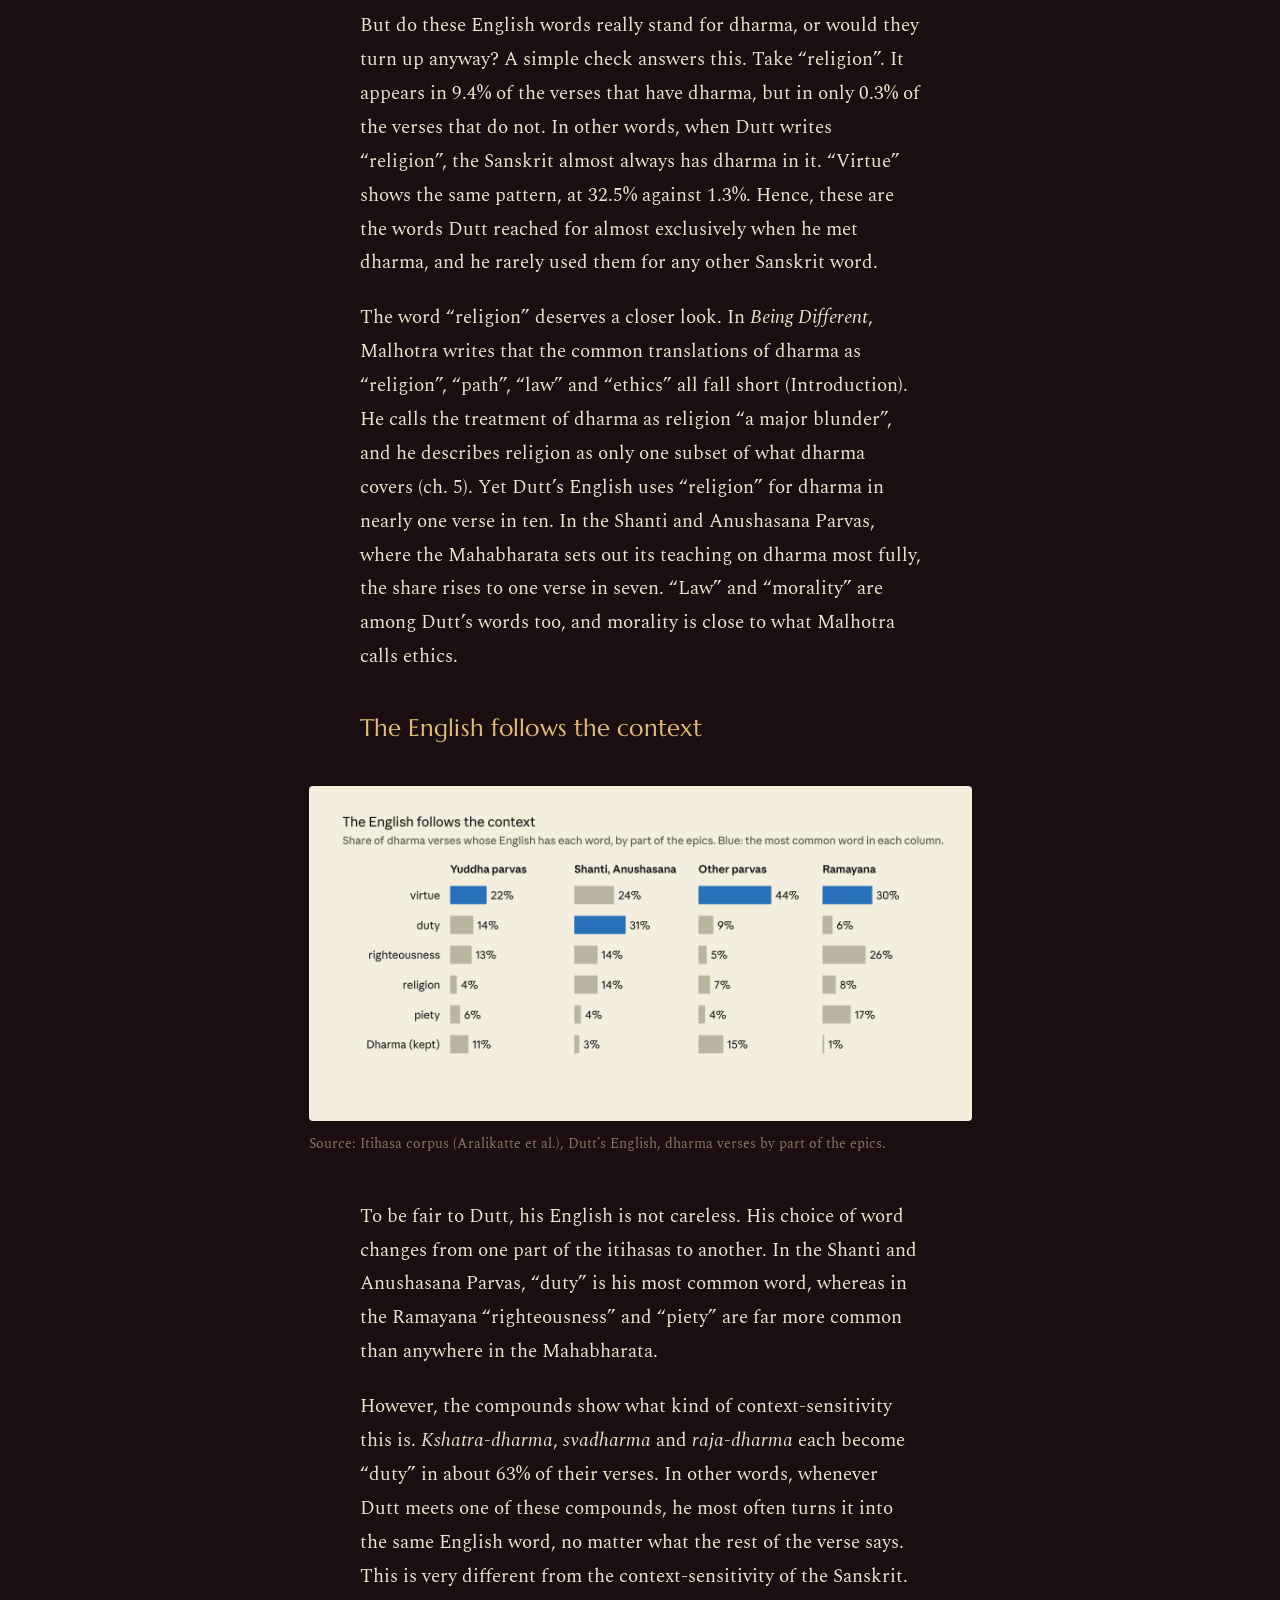
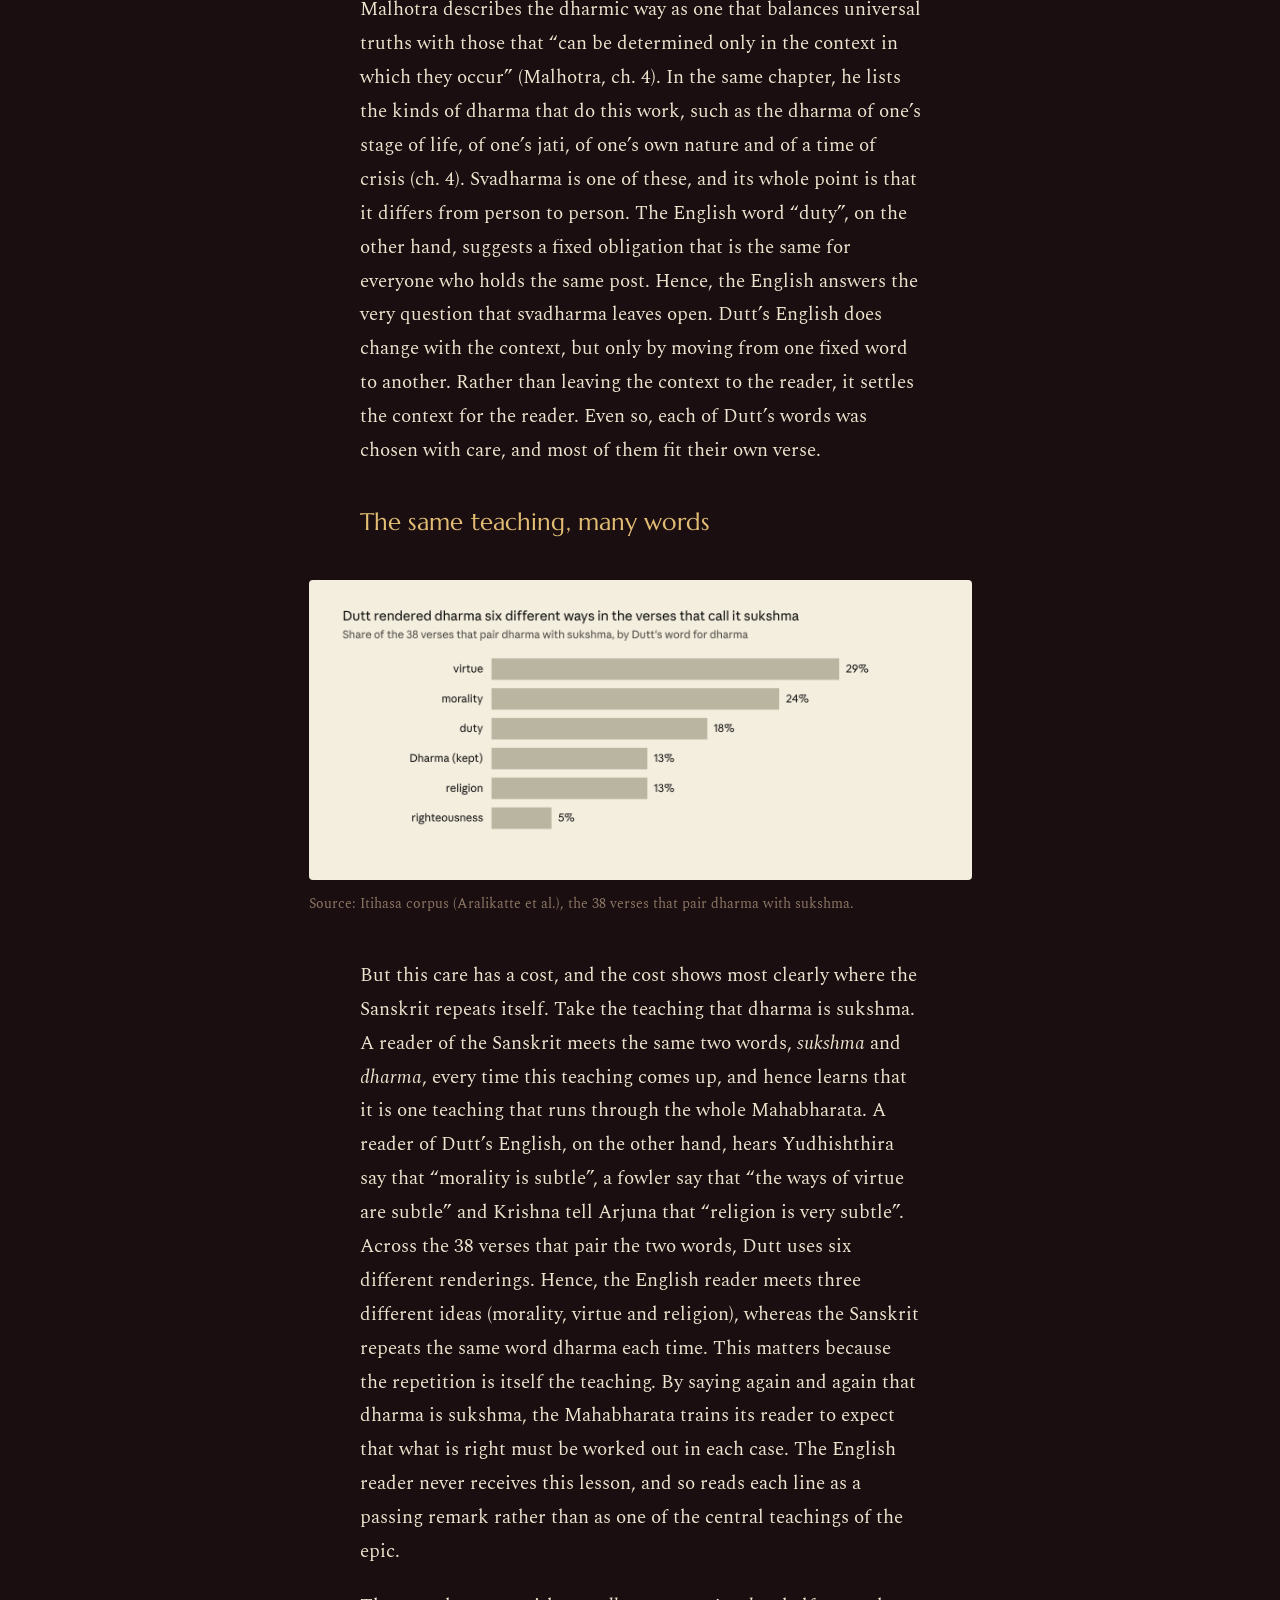
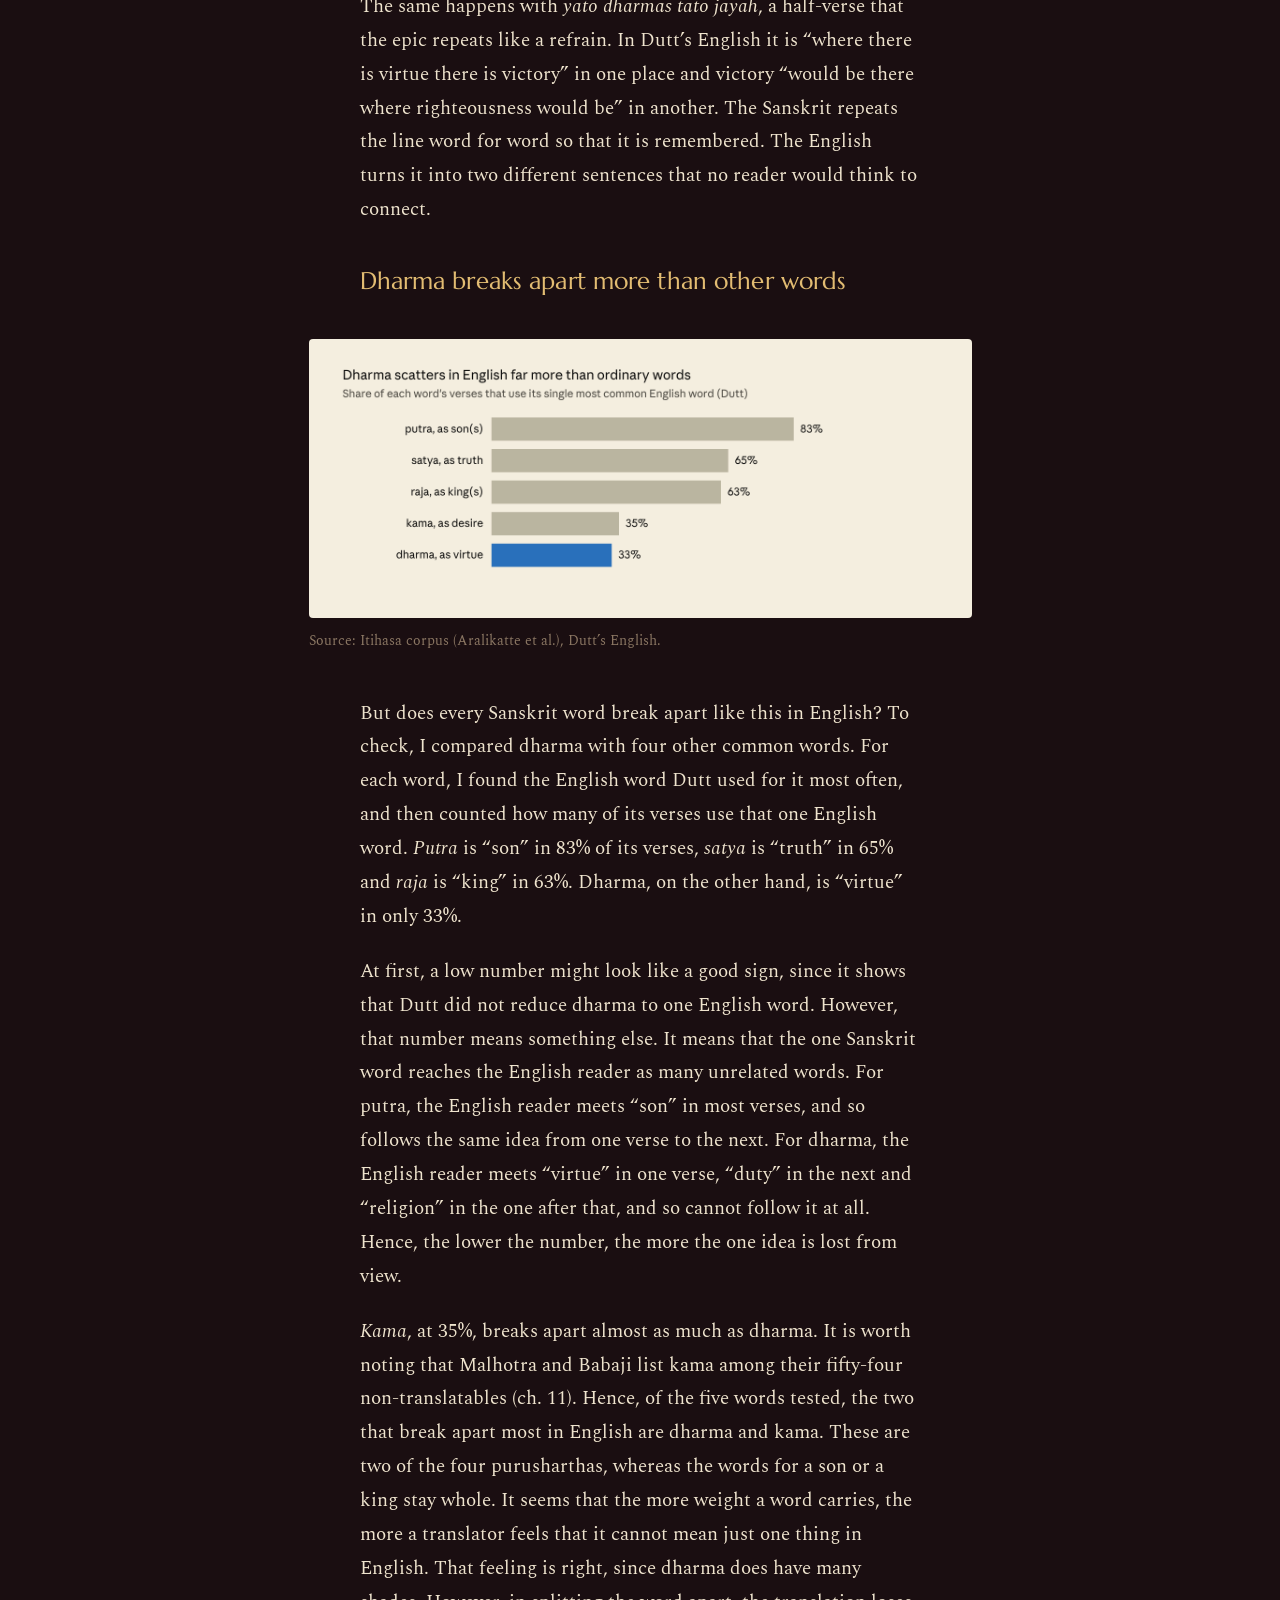
<file: writing/how-much-dharma/index.html>
<!doctype html>
<html lang="en" data-theme="dark">
<head>
<meta charset="utf-8">
<meta name="viewport" content="width=device-width, initial-scale=1">
<title>How much Dharma? · Vishnu Iyengar</title>
<meta name="description" content="Counting one word through the Mahabharata and the Ramayana, first in Sanskrit and then in English.">
<meta name="author" content="Vishnu Iyengar">
<meta name="theme-color" content="#1A0E11">
<link rel="icon" href="../../assets/favicon.svg" type="image/svg+xml">
<meta property="og:title" content="How much Dharma?">
<meta property="og:description" content="Counting one word through the Mahabharata and the Ramayana, first in Sanskrit and then in English.">
<meta property="og:type" content="article">
<meta property="og:url" content="https://finsnovai.com/writing/how-much-dharma/">
<meta property="og:image" content="https://finsnovai.com/writing/how-much-dharma/images/01-dharma-by-parva.png">
<meta property="article:author" content="Vishnu Iyengar">
<script>(function(){var t;try{t=localStorage.getItem("finsnovai-theme")}catch(e){}var r=document.documentElement;r.setAttribute("data-theme",t==="light"?"light":"dark");r.classList.add("js");})();</script>
<link rel="preconnect" href="https://fonts.googleapis.com">
<link rel="preconnect" href="https://fonts.gstatic.com" crossorigin>
<link href="https://fonts.googleapis.com/css2?family=Marcellus&family=Spectral:ital,wght@0,400;0,600;1,400&family=Tiro+Devanagari+Sanskrit&display=swap" rel="stylesheet">
<link rel="stylesheet" href="../../assets/site.css">
</head>
<body>
<a class="skip" href="#main">Skip to content</a>
<div class="progress" data-progress aria-hidden="true"></div>

<header class="site-header">
  <div class="site-header__inner">
    <a class="brand" href="../../" aria-label="Finsnovai, home">
      <svg class="brand__mark" viewBox="0 0 32 32" aria-hidden="true"><path fill="currentColor" d="M16 3c2.6 3.3 3.9 6.1 3.9 8.4 0 2.4-1.7 4.1-3.9 4.1s-3.9-1.7-3.9-4.1C12.1 9.1 13.4 6.3 16 3z"/><path fill="currentColor" d="M3 18.5h26c-.6 5.6-5.9 9.5-13 9.5S3.6 24.1 3 18.5zm4.2 2.2c1.4 2.7 4.8 4.6 8.8 4.6s7.4-1.9 8.8-4.6H7.2z" fill-rule="evenodd"/></svg>
      <span class="brand__word">Finsnovai</span>
    </a>
    <nav class="site-nav" aria-label="Main">
      <a href="../" aria-current="page">Writing</a>
      <a href="../../#about">About</a>
      <a href="../../#studio">Studio</a>
      <button class="theme-toggle" type="button" data-theme-toggle aria-label="Switch to light mode">
        <svg class="icon-moon" viewBox="0 0 24 24" aria-hidden="true"><path fill="currentColor" d="M20.5 14.6A8.5 8.5 0 0 1 9.4 3.5a8.5 8.5 0 1 0 11.1 11.1z"/></svg>
        <svg class="icon-sun" viewBox="0 0 24 24" aria-hidden="true"><circle cx="12" cy="12" r="4.2" fill="currentColor"/><g stroke="currentColor" stroke-width="1.8" stroke-linecap="round"><path d="M12 2v2.5M12 19.5V22M2 12h2.5M19.5 12H22M4.9 4.9l1.8 1.8M17.3 17.3l1.8 1.8M4.9 19.1l1.8-1.8M17.3 6.7l1.8-1.8"/></g></svg>
      </button>
    </nav>
  </div>
</header>

<main id="main">
  <article data-article>
    <header class="article-head">
      <div class="wrap">
        <a class="crumb" href="../">All essays</a>
        <h1 data-reveal>How much Dharma?</h1>
        <p class="dek" data-reveal data-reveal-delay="120">Counting one word through the Mahabharata and the Ramayana, first in Sanskrit and then in English.</p>
        <div class="byline" data-reveal data-reveal-delay="220"><strong>Vishnu Iyengar</strong><span>October 2026</span><span>18 min read</span></div>
      </div>
    </header>

    

    <div class="lotus" aria-hidden="true"></div>

    <div class="prose">
<p data-reveal>Monier-Williams’s Sanskrit-English dictionary gives dharma a long list of English meanings, among them “conduct”, “duty”, “justice”, “virtue”, “morality” and “religion”. In <em>Being Different</em>, Rajiv Malhotra takes up this very list and says that none of these words is entirely accurate, and that none “conveys the full force of the term in Sanskrit” (Malhotra, ch. 5). Hence, for him, something of dharma is always lost when it is carried into English.</p>
<p data-reveal>He also explains why no single word can do the job. Dharmic ethics, he writes, are “formulated in response to the situation and context of the problem”, whereas the Western traditions value rules that are meant to hold in all times and places (Malhotra, ch. 4). He borrows the terms “context-free” and “context-sensitive” for this contrast from A. K. Ramanujan’s well-known essay “Is There an Indian Way of Thinking?” (Ramanujan). Malhotra then goes a step further. Translation, he argues, “digests” Sanskrit ideas into Western categories, so what comes out in English is no longer the idea that went in. He and Satyanarayana Dasa Babaji make this case at length in <em>Sanskrit Non-Translatables</em> (Malhotra, ch. 5; Malhotra and Babaji, ch. 1).</p>
<p data-reveal>These claims can be tested with data. In this essay, I test them on the two itihasas, the Mahabharata and the Ramayana.</p>
<p data-reveal>By context-sensitive, Malhotra means that what dharma asks of a person depends on who that person is and on the situation they are in. The dharma of a king is not the dharma of a student, and what is right in a time of crisis may be wrong in a time of peace. If this is true, then the word dharma should also keep different company from one part of the itihasas to another. Part One checks this directly in the Sanskrit. I count where dharma appears and which Sanskrit words appear next to it, and I look at what the itihasas themselves say about dharma.</p>
<p data-reveal>Part Two looks at what happened to dharma in English. For this, I use a translation in which every Sanskrit verse is paired with its English, 93,030 verses in all. Hence, it is possible to see which English word the translator chose each time dharma appears.</p>
<p data-reveal>So what did the counting show? In short, the Sanskrit bears out what Malhotra describes, and the English shows the very loss he warns about.</p>
<p data-reveal>In Sanskrit, the word dharma stays the same everywhere, but the words around it change a great deal from one context to another. Only a small group of companions stays with it in every context, and this small group is its constant. The itihasas even say this about themselves. Again and again they call dharma <em>sukshma</em>, a word for what is real and exact but too fine to be grasped at a glance. They indicate that it has to be discerned with care in each case.</p>
<p data-reveal>In English, the translation did not flatten dharma into one word, as I first expected. Rather, it broke dharma into many words, such as “virtue”, “duty”, “righteousness”, “religion” and “piety”, and picked one to suit each verse. At first this looks like the context-sensitivity that Malhotra describes, but it works in the opposite direction. In Sanskrit, the context decides what dharma asks of a person, while the word itself stays the same. Hence, the reader always knows that the dharma of a king, the dharma of a warrior and the dharma of Rama are one dharma seen in different situations. In English, the translator makes that decision before the reader ever sees the verse, and the decision is hidden <em>inside</em> the choice of word. A reader who sees “duty” in one verse and “religion” in the next has no way to know that both stand for the same Sanskrit word, or that the two verses are speaking about the same thing. In other words, the English keeps the variable but loses the constant.</p>
<h2 data-reveal>The Data</h2>
<p data-reveal>The Sanskrit half uses the Digital Corpus of Sanskrit (DCS), built by Oliver Hellwig (Hellwig). In the DCS, every word has been separated from its sandhi and tagged with its dictionary form. Hence, a search for dharma also finds <em>dharmena</em>, <em>dharmat</em> and the dharma inside a compound such as <em>svadharma</em>. I used four texts. The first two are the Mahabharata, which has about 1.15 million words in 1,995 chapters, and the Ramayana, which has about 260,000 words in 606 chapters. For comparison, I also used two dharmashastras, the Manusmriti and the Yajnavalkyasmriti.</p>
<p data-reveal>One point needs to be clear. The DCS uses the critical edition of both itihasas. For the Mahabharata, this is the edition prepared at Pune. For the Ramayana, it is the one prepared at Baroda. The chapter counts above match these two editions. To make a critical edition, the editors compared hundreds of old manuscripts and left out passages that appear in only some of them. Hence, Part One counts only the text that the editors kept. The popular printed editions that most readers know include many more verses.</p>
<p data-reveal>The English half uses the Itihasa corpus, released by Rahul Aralikatte and his colleagues (Aralikatte et al.). It pairs 93,030 Sanskrit verses of the two itihasas with the English translation of Manmatha Nath Dutt, which was published in Calcutta in the 1890s and early 1900s (Dutt). Hence, for every verse that has dharma, I can see which English word Dutt chose for it. Dutt is a good test case, because his translation comes from the colonial period, when much of the standard English vocabulary for Hindu texts was settled.</p>
<p data-reveal>I measure two things in this essay. The first is how often dharma appears. I give this as a count per 10,000 words, so that a long book and a short book can be compared fairly. The second is which words appear close to dharma. I call a word a companion of dharma when it appears within five words of dharma much more often than it appears elsewhere in the text. For the English half, I took every verse whose Sanskrit has dharma and checked which of nine English words (or their close forms) appear in its translation.</p>
<h2 data-reveal>Part One: Dharma in Sanskrit</h2>
<h3 data-reveal>Where dharma appears most</h3>
<figure class="chart" data-reveal><div class="chart__panel"><img src="images/01-dharma-by-parva.png" alt="Bar chart: dharma appears most in the Shanti Parva, 92 times per 10,000 words, against 48 for the whole Mahabharata. The war books Bhishma and Drona are lowest at 12." loading="lazy"></div><figcaption><span class="credit">Source: Digital Corpus of Sanskrit (Hellwig), Mahabharata books 1 to 15, critical edition.</span></figcaption></figure>
<p data-reveal>Dharma is not spread evenly through the Mahabharata. The war itself is told in four parvas: the Bhishma, Drona, Karna and Shalya Parvas. In these four, dharma appears only 12 to 22 times in every 10,000 words. The Shanti Parva is very different. Here Bhishma lies on his bed of arrows and teaches Yudhishthira about rajadharma, about right conduct and about moksha. In this parva, dharma appears 92 times in every 10,000 words, which is nearly eight times as often as in the Bhishma and Drona Parvas.</p>
<figure class="chart" data-reveal><div class="chart__panel"><img src="images/02-dharma-by-kanda.png" alt="Bar chart: dharma appears most in the Ayodhya Kanda, 58 times per 10,000 words, against 35 for the whole Ramayana. The Sundara Kanda is lowest at 15." loading="lazy"></div><figcaption><span class="credit">Source: Digital Corpus of Sanskrit (Hellwig), Ramayana kandas 1 to 7, critical edition.</span></figcaption></figure>
<p data-reveal>The Ramayana shows the same pattern. Dharma is most common in the Ayodhya Kanda (58 times in every 10,000 words), which tells of Dasharatha’s promise and Rama’s exile. It is least common in the Sundara Kanda (15), the story of Hanuman’s journey to Lanka, and in the Yuddha Kanda (20), the story of the war with Ravana. Hence, dharma comes up most where someone faces a hard choice (as Dasharatha does when he is bound by his promise) and least where the story is about action, whether it is a journey or a battle.</p>
<h3 data-reveal>The company it keeps</h3>
<p data-reveal>The words around dharma also change from one part of the itihasas to another. In the four war parvas, its strongest companion is <em>kshatra</em>, as in <em>kshatra-dharma</em>, the dharma of the kshatriya. Kshatra appears near dharma 82 times more often than it does elsewhere in these parvas. These parvas also hold the best-known line about dharma in the Mahabharata. It is <em>yato dharmas tato jayah</em>, “where dharma is, there is victory”, and it appears in thirteen chapters of the epic.</p>
<p data-reveal>In the Shanti and Anushasana Parvas, the company of dharma moves towards the king and the self. Here its companions include <em>rajan</em> (king), <em>praja</em> (the people of a kingdom), <em>moksha</em>, <em>ahimsa</em> and <em>setu</em>. A setu is a bridge or a dam. Hence, <em>dharma-setu</em> is the embankment that keeps a society within its limits.</p>
<p data-reveal>In the Ramayana, dharma becomes a quality of a person. The clearest example is <em>dharmatman</em>, one whose very self is dharma, which occurs 178 times. Two other companions show the same thing. A <em>dharmavatsala</em> is one who cares for dharma the way a parent cares for a child, and a <em>satyasandha</em> is one who is always true to a promise.</p>
<p data-reveal>In the dharmashastras, dharma becomes a rule. The Manusmriti even tells the king to study the dharmas of each <em>jati</em>, each region, each guild and each family, and only then decide what dharma applies (8.41). In other words, dharma does not mean the same thing in every place. It takes its meaning from the place it is in.</p>
<h3 data-reveal>The itihasas call dharma sukshma</h3>
<p data-reveal>The itihasas say this about themselves. Again and again, their characters say that dharma is <em>sukshma</em>. English usually renders sukshma as “subtle”. However, the two words do not mean the same thing. In English, “subtle” usually describes something faint, delicate or understated, and a “subtle” point often sounds like a matter of opinion. In Sanskrit thought, sukshma names a real level of things that is finer than what the senses can grasp. It is set against <em>sthula</em>, the gross or visible. The <em>sukshma sharira</em>, for example, is a body that is real but cannot be seen, and Malhotra and Babaji list it among their non-translatables. Hence, to call dharma sukshma is not to call it vague or uncertain. Rather, it says that dharma is real and exact, but works at a level too fine to be caught by a rule, and so has to be discerned in each situation. This is one more reason to keep sukshma in Sanskrit as well.</p>
<p data-reveal>In the Mahabharata, dharma appears next to sukshma in 34 verses. It appears next to <em>apad</em> (a crisis, as in <em>apad-dharma</em>, the dharma of hard or difficult times) in 25 verses, and next to <em>desha</em> (place) in 17. A handful of verses also call dharma <em>durvida</em> or <em>gahana</em>. Durvida joins <em>dur</em> (hard) and <em>vid</em> (to know), and so means roughly “hard to know”. Gahana is also used for a deep, dense forest that is hard to enter, and so means roughly “deep” or “hard to get into”.</p>
<p data-reveal>One example shows what this means in practice. In the Mahabharata, Draupadi is to marry all five Pandavas, and her father Drupada objects. He has in mind the usual rule, that a woman has only one husband, and he calls the marriage adharma. Yudhishthira does not answer him with another rule. Rather, he says <em>sukshmo dharmo maharaja nasya vidmo vayam gatim</em>, “dharma is sukshma, O king, and we do not know its course”, and adds that they follow the path that those before them have walked (1.187). In other words, the general rule alone cannot decide whether this marriage is dharma. The answer depends on facts that belong to this case alone, and the epic goes on to give them. Soon after, Vyasa tells Drupada about Draupadi’s previous birth, in which she asked Shiva five times for a husband, and only then does Drupada agree. Hence, the context-sensitivity that Malhotra describes is not a reading laid on the itihasas from outside. The Mahabharata itself says that dharma cannot be known apart from its situation.</p>
<p data-reveal>Dutt’s English turns this line into “morality is subtle”, and the change is more serious than it looks. “Morality” makes dharma sound like a matter of private conscience, and “subtle” makes it sound vague. Hence, an English reader hears Yudhishthira say, in effect, that right and wrong are unclear here, which sounds like an excuse for an unusual marriage. The Sanskrit says almost the opposite. It says that dharma is real and exact, but too fine for a general rule, and so must be found in the case at hand. In other words, the one line in which the epic states the context-sensitivity of dharma most plainly becomes, in English, a line that seems to weaken dharma itself.</p>
<h3 data-reveal>A constant at the centre</h3>
<figure class="chart" data-reveal><div class="chart__panel"><img src="images/03-shared-companions.png" alt="Bar chart: dharma keeps 14 companions shared by at least four of five text groups, more than satya 13, loka 10, putra 9, artha 8 and rajan 3." loading="lazy"></div><figcaption><span class="credit">Source: Digital Corpus of Sanskrit (Hellwig), top 40 companions of each word in five text groups.</span></figcaption></figure>
<p data-reveal>But if the company of dharma changes this much, does anything stay the same? To find out, I split the texts into five groups. These are the four war parvas, the Shanti and Anushasana Parvas, the other parvas of the Mahabharata, the Ramayana and the dharmashastras. I took the forty strongest companions of dharma in each group and looked for words that appear in at least four of the five groups. Fourteen words do.</p>
<p data-reveal>The first two are <em>artha</em> and <em>kama</em>, the two other purusharthas that dharma is always set beside. Next come <em>adharma</em>, its opposite, and <em>satya</em>. Then come <em>sanatana</em> and <em>parama</em>, as in <em>sanatana dharma</em> and <em>parama dharma</em>. A few word endings also stay. These are <em>-jna</em> and <em>-vid</em>, as in <em>dharmajna</em> (one who knows dharma), and <em>-bhrit</em>, as in <em>dharmabhrit</em> (one who upholds dharma). The rest are a few verbs of practice.</p>
<p data-reveal>I then ran the same test on five other common words. None of them keeps as many of its companions from one group to the next as dharma does. Even so, the overlap for dharma is only 0.25 on average, which means that about three quarters of its companions change from one group to another. Hence, dharma has a constant at its centre and a much larger part that changes with the context.</p>
<h2 data-reveal>Part Two: Dharma in English</h2>
<h3 data-reveal>One word becomes many</h3>
<figure class="chart" data-reveal><div class="chart__panel"><img src="images/04-dutt-english-words.png" alt="Bar chart of English words Dutt used in the 7,062 dharma verses: virtue 32.5%, duty 16.6%, righteousness 12.1%, religion 9.4%, Dharma kept 8.3%, piety 6.3%, merit 5.2%, morality 4.2%, law 1.1%, none of these 20.2%." loading="lazy"></div><figcaption><span class="credit">Source: Itihasa corpus (Aralikatte et al.), Dutt’s English, 7,062 verses containing dharma.</span></figcaption></figure>
<p data-reveal>In 7,062 of the 93,030 verses, the Sanskrit contains the word dharma. In about a third of these verses, Dutt’s English has “virtue” or “virtuous”. The rest are spread across “duty”, “righteousness”, “religion”, “piety”, “merit”, “morality” and “law”. Dutt kept the word “Dharma” in only one verse in twelve. Even then, it is often part of a name for Yudhishthira, such as “the son of Dharma”.</p>
<p data-reveal>That leaves a fifth of the verses with none of these nine words. I read a random sample of them to see what Dutt did there, and found four kinds of verses. In many, the Sanskrit has <em>adharma</em>, the opposite of dharma, and Dutt wrote “sin”, “unrighteous” or “impiety”. In others, dharma became yet another English word, such as “justice”, “conduct”, “practice”, “usage”, “ordinance” or “rules”. In some, a name such as Dharmaraja became simply “the king” or “Yudhishthira”. And in some, dharma left no trace in the English at all. For example, a verse saying that the king must protect all who live in his kingdom <em>dharmena</em> (by dharma) becomes “All the dwellers in his dominions should be protected by the king”.</p>
<p data-reveal>But do these English words really stand for dharma, or would they turn up anyway? A simple check answers this. Take “religion”. It appears in 9.4% of the verses that have dharma, but in only 0.3% of the verses that do not. In other words, when Dutt writes “religion”, the Sanskrit almost always has dharma in it. “Virtue” shows the same pattern, at 32.5% against 1.3%. Hence, these are the words Dutt reached for almost exclusively when he met dharma, and he rarely used them for any other Sanskrit word.</p>
<p data-reveal>The word “religion” deserves a closer look. In <em>Being Different</em>, Malhotra writes that the common translations of dharma as “religion”, “path”, “law” and “ethics” all fall short (Introduction). He calls the treatment of dharma as religion “a major blunder”, and he describes religion as only one subset of what dharma covers (ch. 5). Yet Dutt’s English uses “religion” for dharma in nearly one verse in ten. In the Shanti and Anushasana Parvas, where the Mahabharata sets out its teaching on dharma most fully, the share rises to one verse in seven. “Law” and “morality” are among Dutt’s words too, and morality is close to what Malhotra calls ethics.</p>
<h3 data-reveal>The English follows the context</h3>
<figure class="chart" data-reveal><div class="chart__panel"><img src="images/05-english-by-context.png" alt="Small multiples: the most common English word for dharma is virtue in the war parvas (22%), duty in the Shanti and Anushasana parvas (31%), virtue in the other parvas (44%) and virtue in the Ramayana (30%)." loading="lazy"></div><figcaption><span class="credit">Source: Itihasa corpus (Aralikatte et al.), Dutt’s English, dharma verses by part of the epics.</span></figcaption></figure>
<p data-reveal>To be fair to Dutt, his English is not careless. His choice of word changes from one part of the itihasas to another. In the Shanti and Anushasana Parvas, “duty” is his most common word, whereas in the Ramayana “righteousness” and “piety” are far more common than anywhere in the Mahabharata.</p>
<p data-reveal>However, the compounds show what kind of context-sensitivity this is. <em>Kshatra-dharma</em>, <em>svadharma</em> and <em>raja-dharma</em> each become “duty” in about 63% of their verses. In other words, whenever Dutt meets one of these compounds, he most often turns it into the same English word, no matter what the rest of the verse says. This is very different from the context-sensitivity of the Sanskrit. Malhotra describes the dharmic way as one that balances universal truths with those that “can be determined only in the context in which they occur” (Malhotra, ch. 4). In the same chapter, he lists the kinds of dharma that do this work, such as the dharma of one’s stage of life, of one’s jati, of one’s own nature and of a time of crisis (ch. 4). Svadharma is one of these, and its whole point is that it differs from person to person. The English word “duty”, on the other hand, suggests a fixed obligation that is the same for everyone who holds the same post. Hence, the English answers the very question that svadharma leaves open. Dutt’s English does change with the context, but only by moving from one fixed word to another. Rather than leaving the context to the reader, it settles the context for the reader. Even so, each of Dutt’s words was chosen with care, and most of them fit their own verse.</p>
<h3 data-reveal>The same teaching, many words</h3>
<figure class="chart" data-reveal><div class="chart__panel"><img src="images/06-sukshma-verses.png" alt="Bar chart of the 38 verses pairing dharma with sukshma: virtue 29%, morality 24%, duty 18%, Dharma kept 13%, religion 13%, righteousness 5%." loading="lazy"></div><figcaption><span class="credit">Source: Itihasa corpus (Aralikatte et al.), the 38 verses that pair dharma with sukshma.</span></figcaption></figure>
<p data-reveal>But this care has a cost, and the cost shows most clearly where the Sanskrit repeats itself. Take the teaching that dharma is sukshma. A reader of the Sanskrit meets the same two words, <em>sukshma</em> and <em>dharma</em>, every time this teaching comes up, and hence learns that it is one teaching that runs through the whole Mahabharata. A reader of Dutt’s English, on the other hand, hears Yudhishthira say that “morality is subtle”, a fowler say that “the ways of virtue are subtle” and Krishna tell Arjuna that “religion is very subtle”. Across the 38 verses that pair the two words, Dutt uses six different renderings. Hence, the English reader meets three different ideas (morality, virtue and religion), whereas the Sanskrit repeats the same word dharma each time. This matters because the repetition is itself the teaching. By saying again and again that dharma is sukshma, the Mahabharata trains its reader to expect that what is right must be worked out in each case. The English reader never receives this lesson, and so reads each line as a passing remark rather than as one of the central teachings of the epic.</p>
<p data-reveal>The same happens with <em>yato dharmas tato jayah</em>, a half-verse that the epic repeats like a refrain. In Dutt’s English it is “where there is virtue there is victory” in one place and victory “would be there where righteousness would be” in another. The Sanskrit repeats the line word for word so that it is remembered. The English turns it into two different sentences that no reader would think to connect.</p>
<h3 data-reveal>Dharma breaks apart more than other words</h3>
<figure class="chart" data-reveal><div class="chart__panel"><img src="images/07-dharma-scatters.png" alt="Bar chart: share of verses using each word&#x27;s most common English word. Putra as son 83%, satya as truth 65%, raja as king 63%, kama as desire 35%, dharma as virtue 33%." loading="lazy"></div><figcaption><span class="credit">Source: Itihasa corpus (Aralikatte et al.), Dutt’s English.</span></figcaption></figure>
<p data-reveal>But does every Sanskrit word break apart like this in English? To check, I compared dharma with four other common words. For each word, I found the English word Dutt used for it most often, and then counted how many of its verses use that one English word. <em>Putra</em> is “son” in 83% of its verses, <em>satya</em> is “truth” in 65% and <em>raja</em> is “king” in 63%. Dharma, on the other hand, is “virtue” in only 33%.</p>
<p data-reveal>At first, a low number might look like a good sign, since it shows that Dutt did not reduce dharma to one English word. However, that number means something else. It means that the one Sanskrit word reaches the English reader as many unrelated words. For putra, the English reader meets “son” in most verses, and so follows the same idea from one verse to the next. For dharma, the English reader meets “virtue” in one verse, “duty” in the next and “religion” in the one after that, and so cannot follow it at all. Hence, the lower the number, the more the one idea is lost from view.</p>
<p data-reveal><em>Kama</em>, at 35%, breaks apart almost as much as dharma. It is worth noting that Malhotra and Babaji list kama among their fifty-four non-translatables (ch. 11). Hence, of the five words tested, the two that break apart most in English are dharma and kama. These are two of the four purusharthas, whereas the words for a son or a king stay whole. It seems that the more weight a word carries, the more a translator feels that it cannot mean just one thing in English. That feeling is right, since dharma does have many shades. However, in splitting the word apart, the translation loses the other half of the truth, which is that all these shades are still one dharma. This is exactly the loss that Malhotra and Babaji warn about.</p>
<h2 data-reveal>The Constant and the Variable</h2>
<p data-reveal>The two parts of this essay point in the same direction. In Sanskrit, dharma has both a constant and a variable. The word itself never changes, and it keeps a small core of companions in every text. The rest of its companions change as the setting moves from the battlefield to the royal court to Rama’s forest. In English, only the variable survives. Dutt gives each setting its own word, and so the one word that tied all these settings together is gone. Hence, what is lost in translation is not any single meaning, since Dutt finds a fair word for most verses. Rather, what is lost is the knowledge that duty, virtue, righteousness, religion and morality are one idea. This is what the “digestion” that Malhotra and Babaji describe looks like when it is counted.</p>
<p data-reveal>The loss also did not stay in the 1890s. In a <a href="../do-ai-chatbots-flatten-sanskrit/">separate study</a>, I asked four AI chatbots to translate verses of the Bhagavad Gita (Iyengar). They dropped the Sanskrit term in 86 of 96 answers. That is about as often as published human translators did, and the chatbots most likely learned this habit from those very translations. Hence, choices that translators made more than a century ago are still being repeated today, on a much larger scale.</p>
<h2 data-reveal>What the Counting Cannot Show</h2>
<p data-reveal>The numbers show a clear pattern. However, counting words is not the same as reading a verse the way a commentator does. Hence, these results have real limits.</p>
<ol data-reveal type="1">
<li>This study compares dharma across contexts. It does not show how, or whether, the meaning of dharma changed over time.</li>
<li>The two parts use different Sanskrit texts. Part One uses the critical editions in the DCS. Part Two uses the Sanskrit printed with Dutt’s translation, which follows the older popular editions and includes passages that the critical editions leave out. Each English verse is compared only with its own Sanskrit. Even so, the numbers of the two parts should not be compared directly.</li>
<li>The matching is done by spelling. In Part Two, a search for dharma also finds it inside compounds such as dharmatman. An English word can also appear in a verse for some other reason. And “Dharma (kept)” includes names of Yudhishthira.</li>
<li>The Itihasa corpus does not mark which parva each verse belongs to. Hence, I sorted the verses into parvas using the section names in Dutt’s text. These names are not always consistent, and a few chapters may sit in the wrong parva.</li>
<li>Dutt is one translator. Other translators, such as Kisari Mohan Ganguli or modern scholars, may choose very differently.</li>
<li>Many choices are mine, such as the window of five words, the top forty companions and the comparison words, and different choices would change the exact numbers.</li>
<li>When I describe a group of companions, for example as the dharma of the kshatriya or as a quality of a person, that is my reading of the counts. Another reader could describe them differently.</li>
</ol>
<h2 data-reveal>What This Means</h2>
<p data-reveal>Suppose a reader came to the Mahabharata only through Dutt’s English. In that case, that reader would meet a text full of virtue, duty, righteousness and religion, and might naturally read it as a moral tale in the English style. What that reader would miss is how often the epic comes back to one word, and how often it says that this word is <em>sukshma</em> and depends on its situation. Each English word Dutt chose may well fit its own verse. Taken together, however, his words hide the very thing the Mahabharata says most often about dharma. Hence, the case for keeping dharma in Sanskrit rests less on any single bad translation, and more on what many reasonable translations take away when they are added together.</p>
    </div>

    <div class="lotus" aria-hidden="true"></div>

    <section class="endmatter" aria-label="Sources and credits">
      <h2>Sources</h2><ol><li>Aralikatte, Rahul, et al. “Itihasa: A Large-Scale Corpus for Sanskrit to English Translation.” <em>Proceedings of the 8th Workshop on Asian Translation</em>, Association for Computational Linguistics, 2021.</li><li>Dutt, Manmatha Nath, translator. <em>A Prose English Translation of the Mahabharata</em>. Elysium Press, 1895–1905.</li><li>Dutt, Manmatha Nath, translator. <em>The Ramayana</em>. 1891–1894.</li><li>Hellwig, Oliver. <em>DCS: The Digital Corpus of Sanskrit</em>. 2010–2024, github.com/OliverHellwig/sanskrit.</li><li>Iyengar, Vishnu. “Do AI Chatbots Flatten Sanskrit Non-Translatables?” <em>Finsnovai</em>, 2026, <a href="https://finsnovai.com/writing/do-ai-chatbots-flatten-sanskrit/">finsnovai.com/writing/do-ai-chatbots-flatten-sanskrit</a>.</li><li>Malhotra, Rajiv. <em>Being Different: An Indian Challenge to Western Universalism</em>. HarperCollins India, 2011.</li><li>Malhotra, Rajiv, and Satyanarayana Dasa Babaji. <em>Sanskrit Non-Translatables: The Importance of Sanskritizing English</em>. Manjul Publishing House, 2020.</li><li>Olivelle, Patrick, translator. <em>Manu’s Code of Law</em>. Oxford University Press, 2005.</li><li>Ramanujan, A. K. “Is There an Indian Way of Thinking? An Informal Essay.” <em>Contributions to Indian Sociology</em>, vol. 23, no. 1, 1989, pp. 41–58.</li><li>The scripts and data behind every number and chart in this essay are available from the author on request.</li></ol>
    </section>
  </article>

  <nav class="next" aria-label="More writing">
    <a href="../"><span>Keep reading</span><strong>All essays</strong></a>
  </nav>
</main>

<footer class="site-footer" style="margin-top:5rem">
  <div class="pallu" data-weave aria-hidden="true">
    <span class="zari zari--temple"></span>
    <span class="zari zari--mango"></span>
    <span class="zari zari--temple is-flipped"></span>
  </div>
  <div class="wrap site-footer__inner">
    <div>
      <h2>Write to me</h2>
      <a href="mailto:hello@finsnovai.com">hello@finsnovai.com</a>
    </div>
    <small>© 2026 Finsnovai LLC. Made in New Jersey.</small>
  </div>
</footer>

<script src="../../assets/site.js" defer></script>
</body>
</html>
</file>
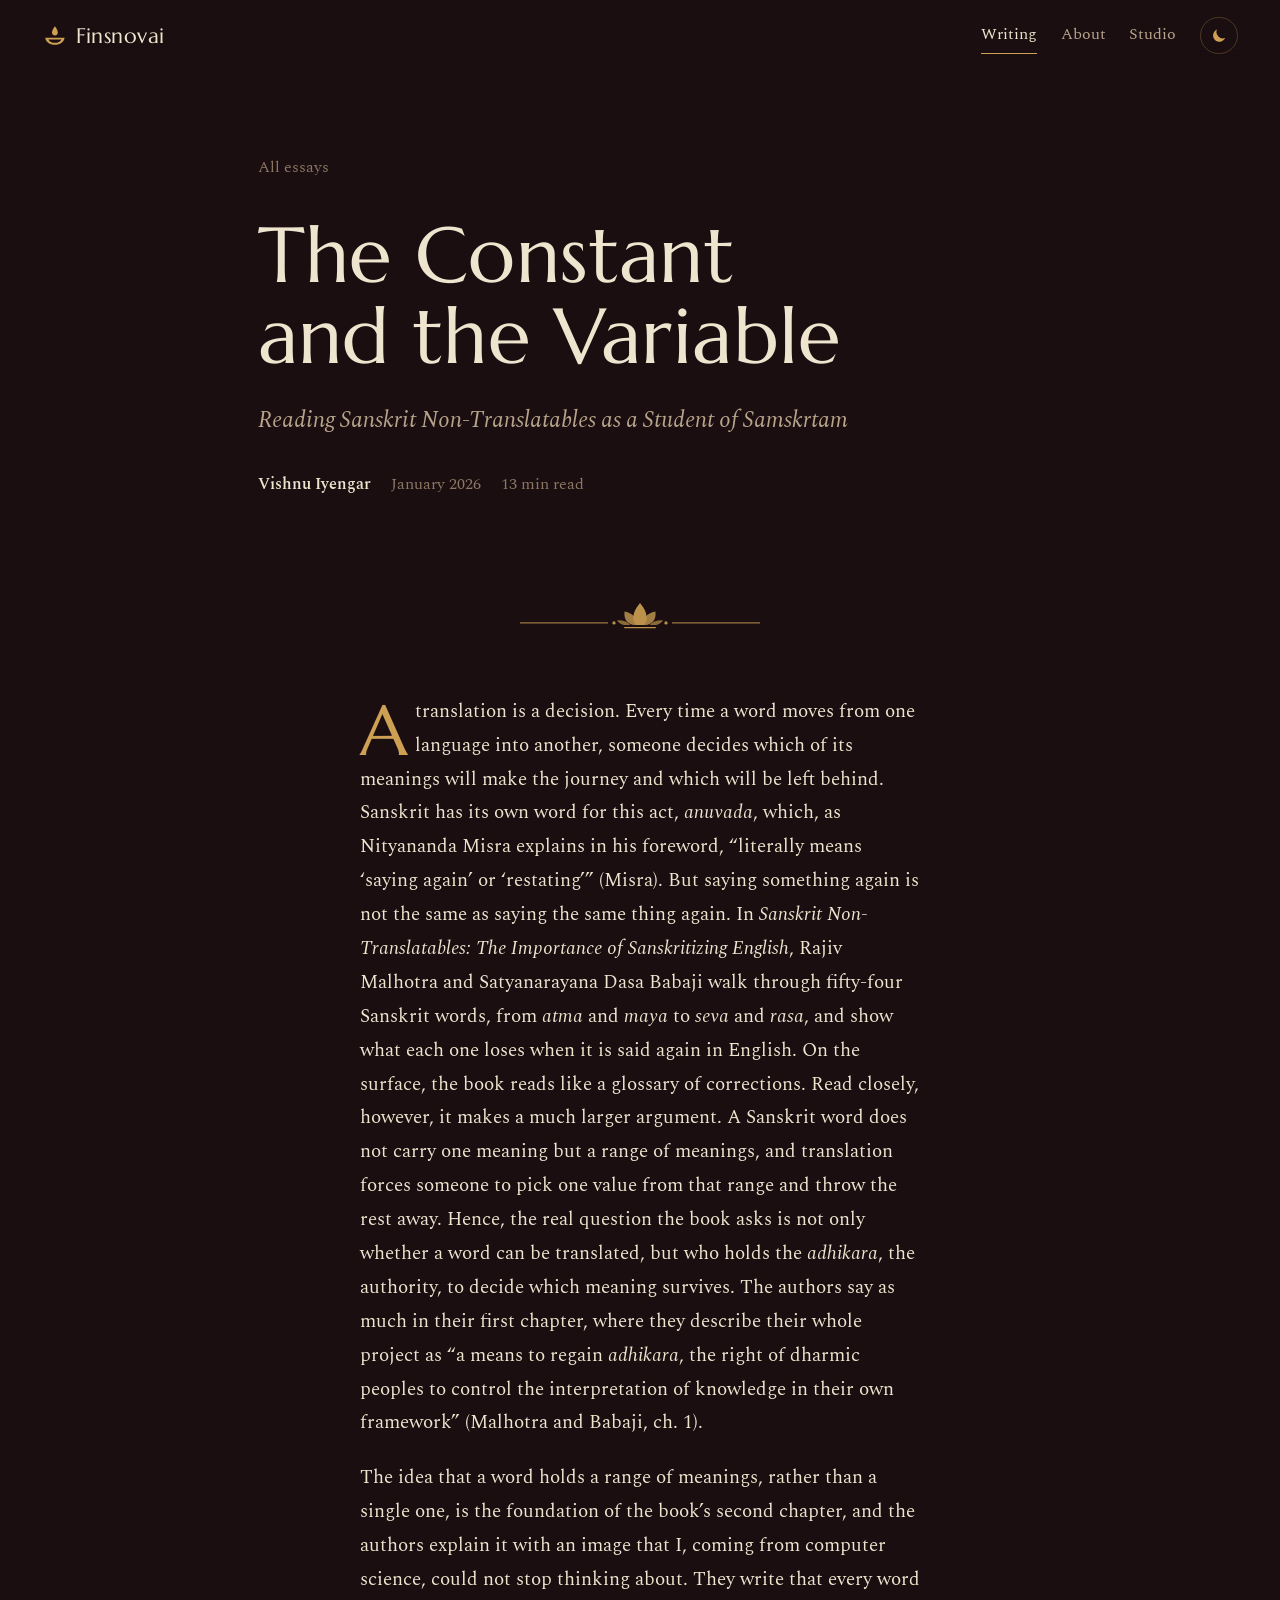
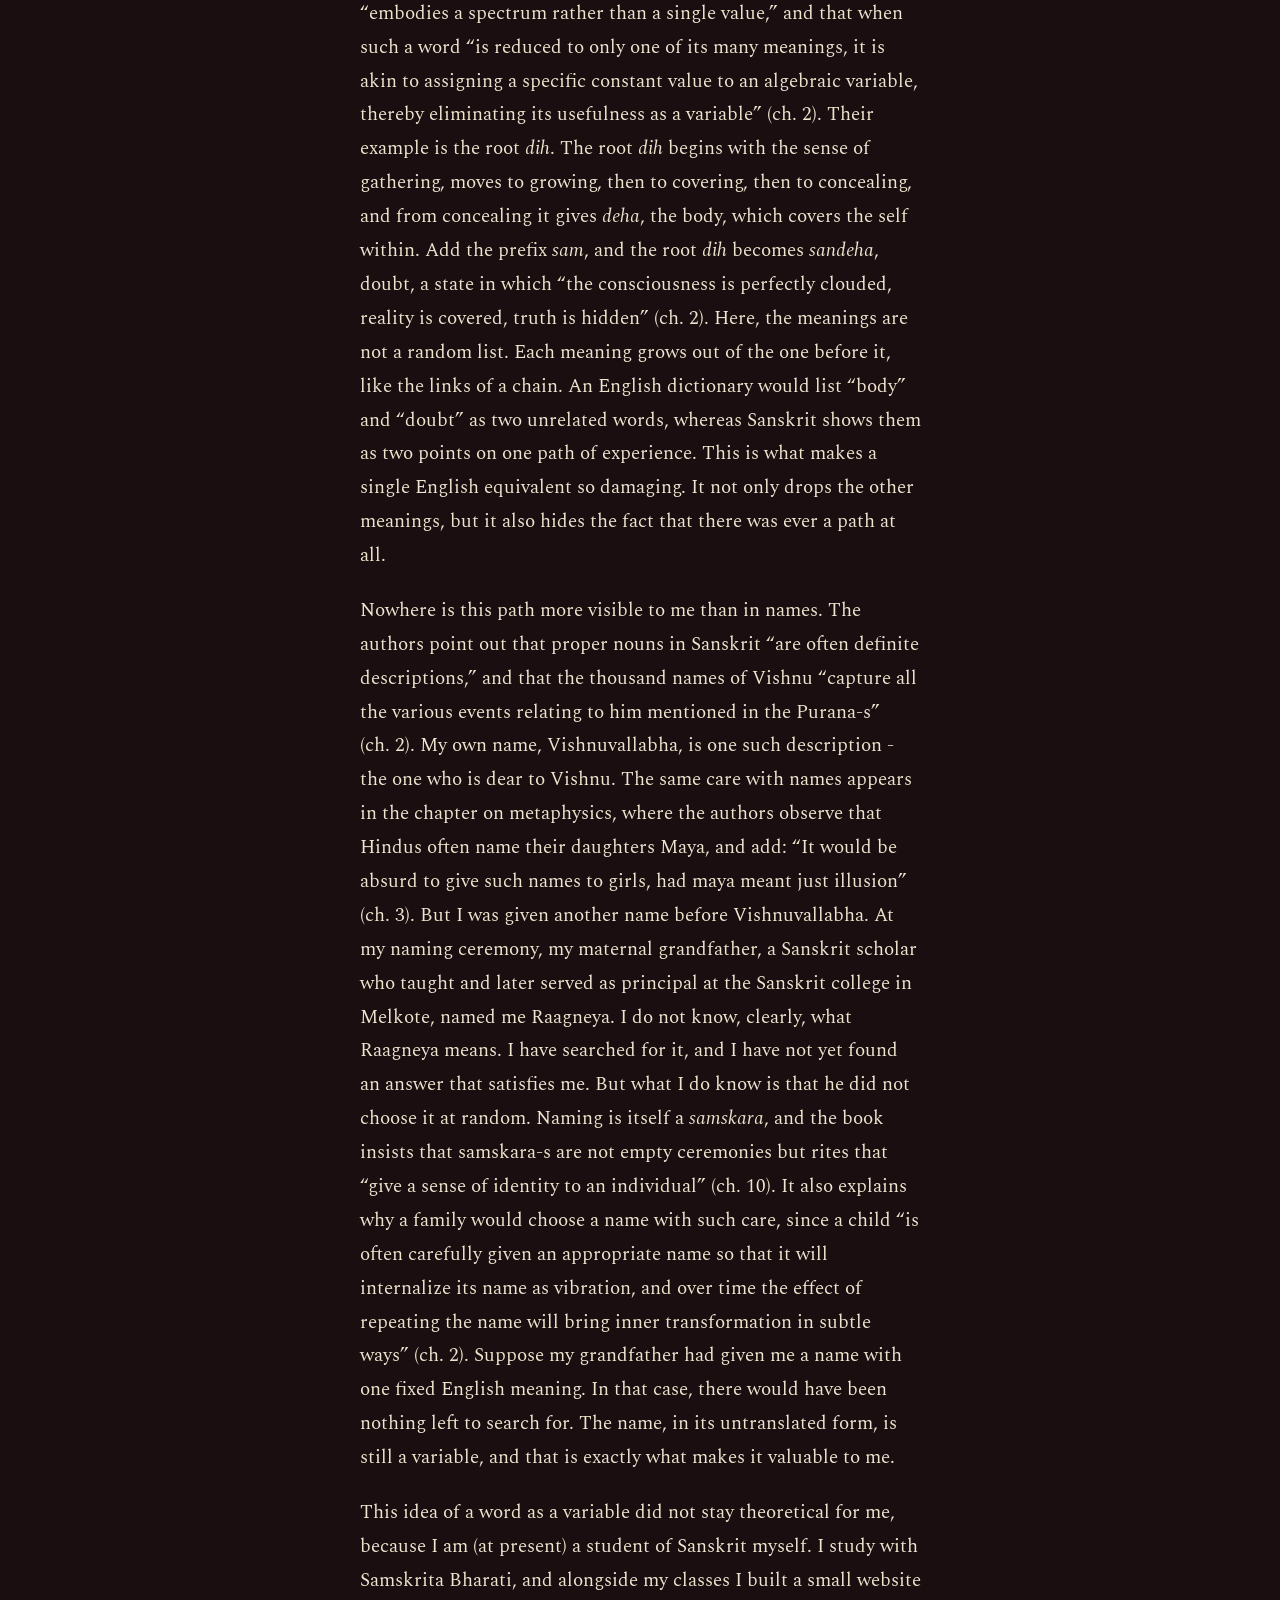
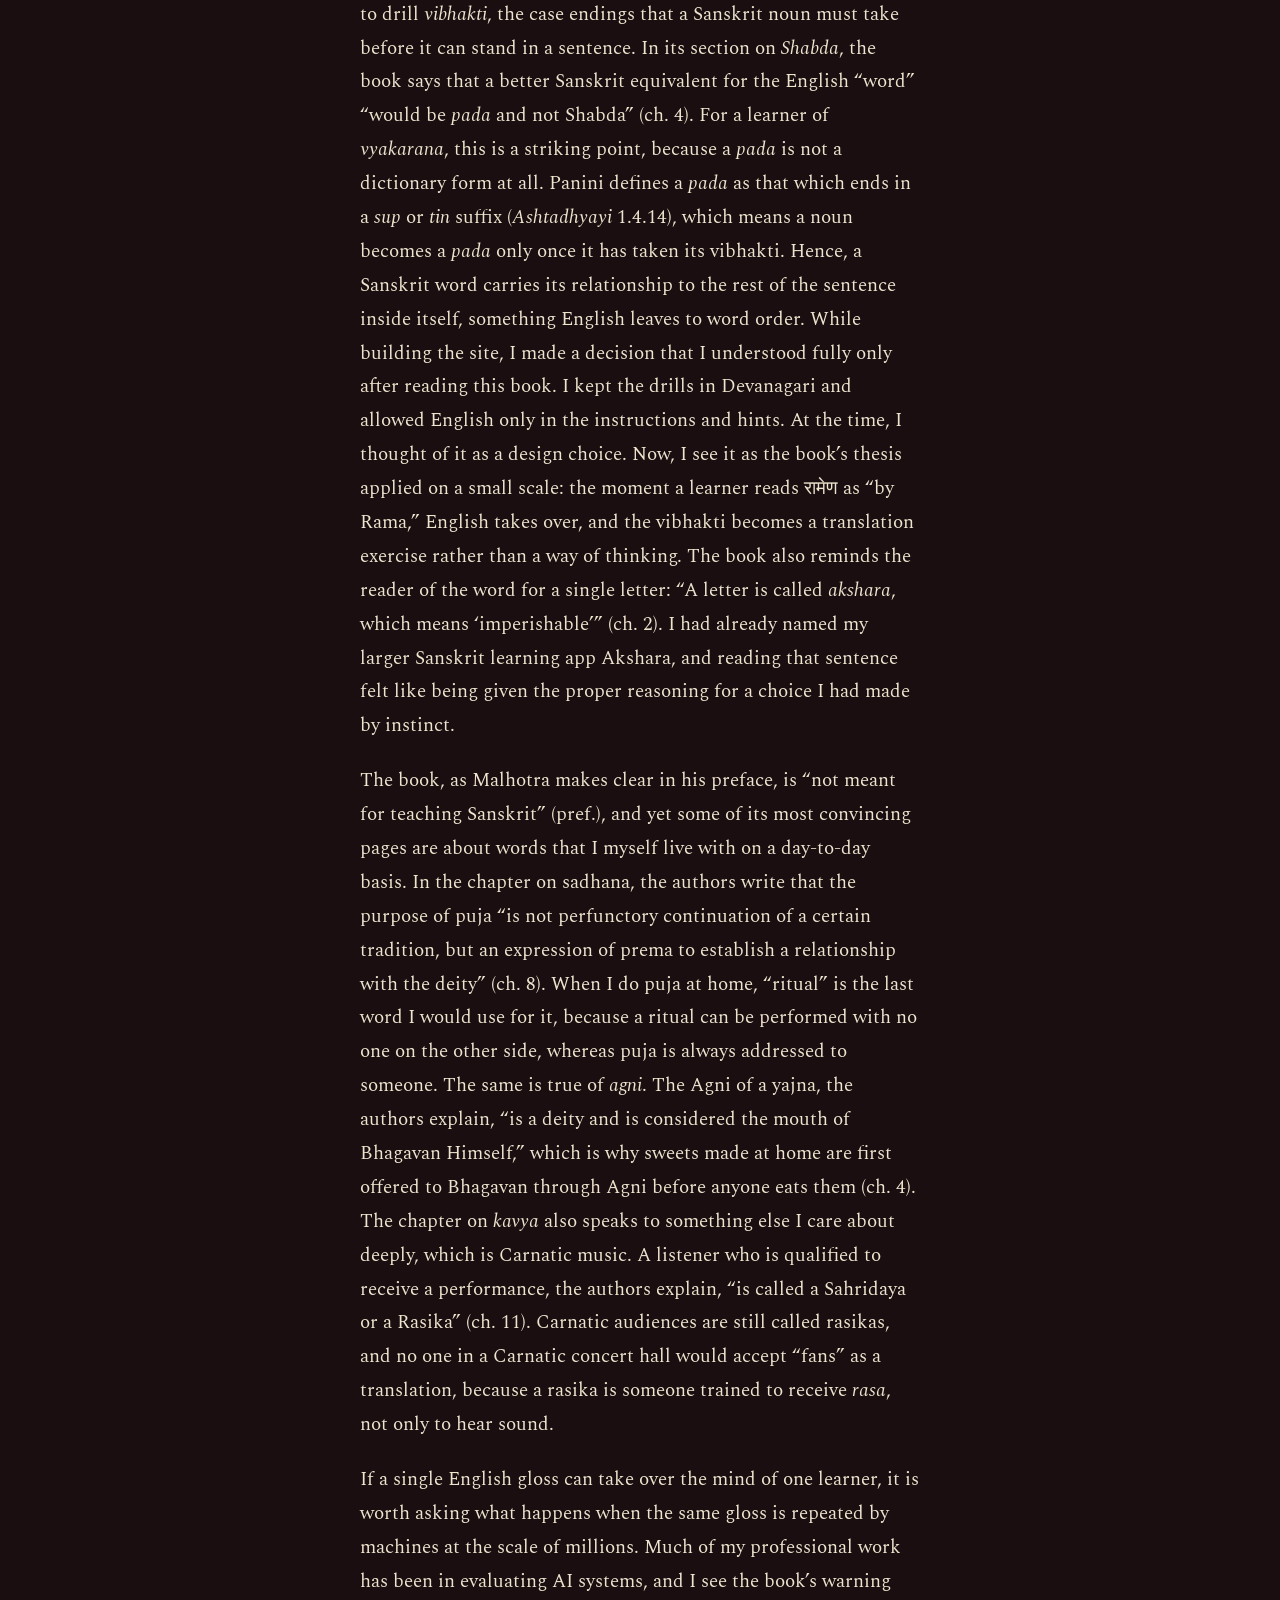
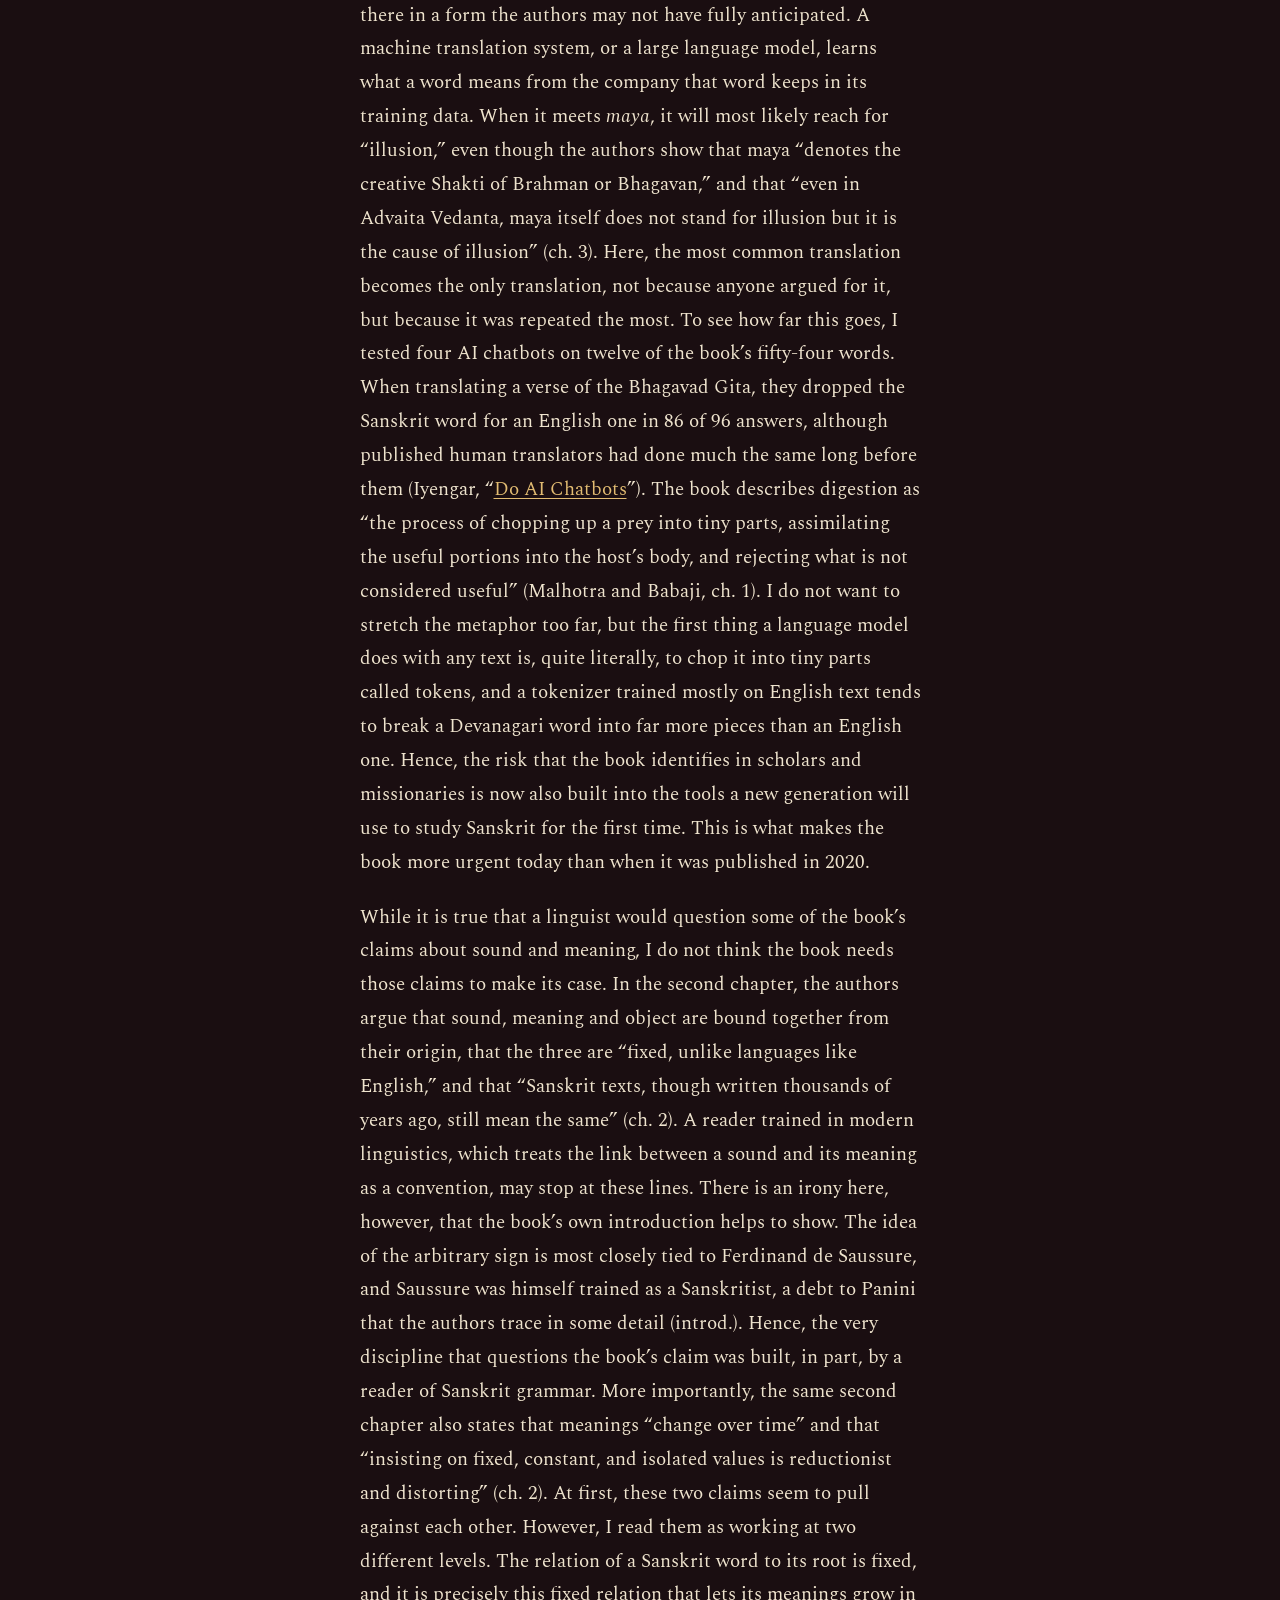
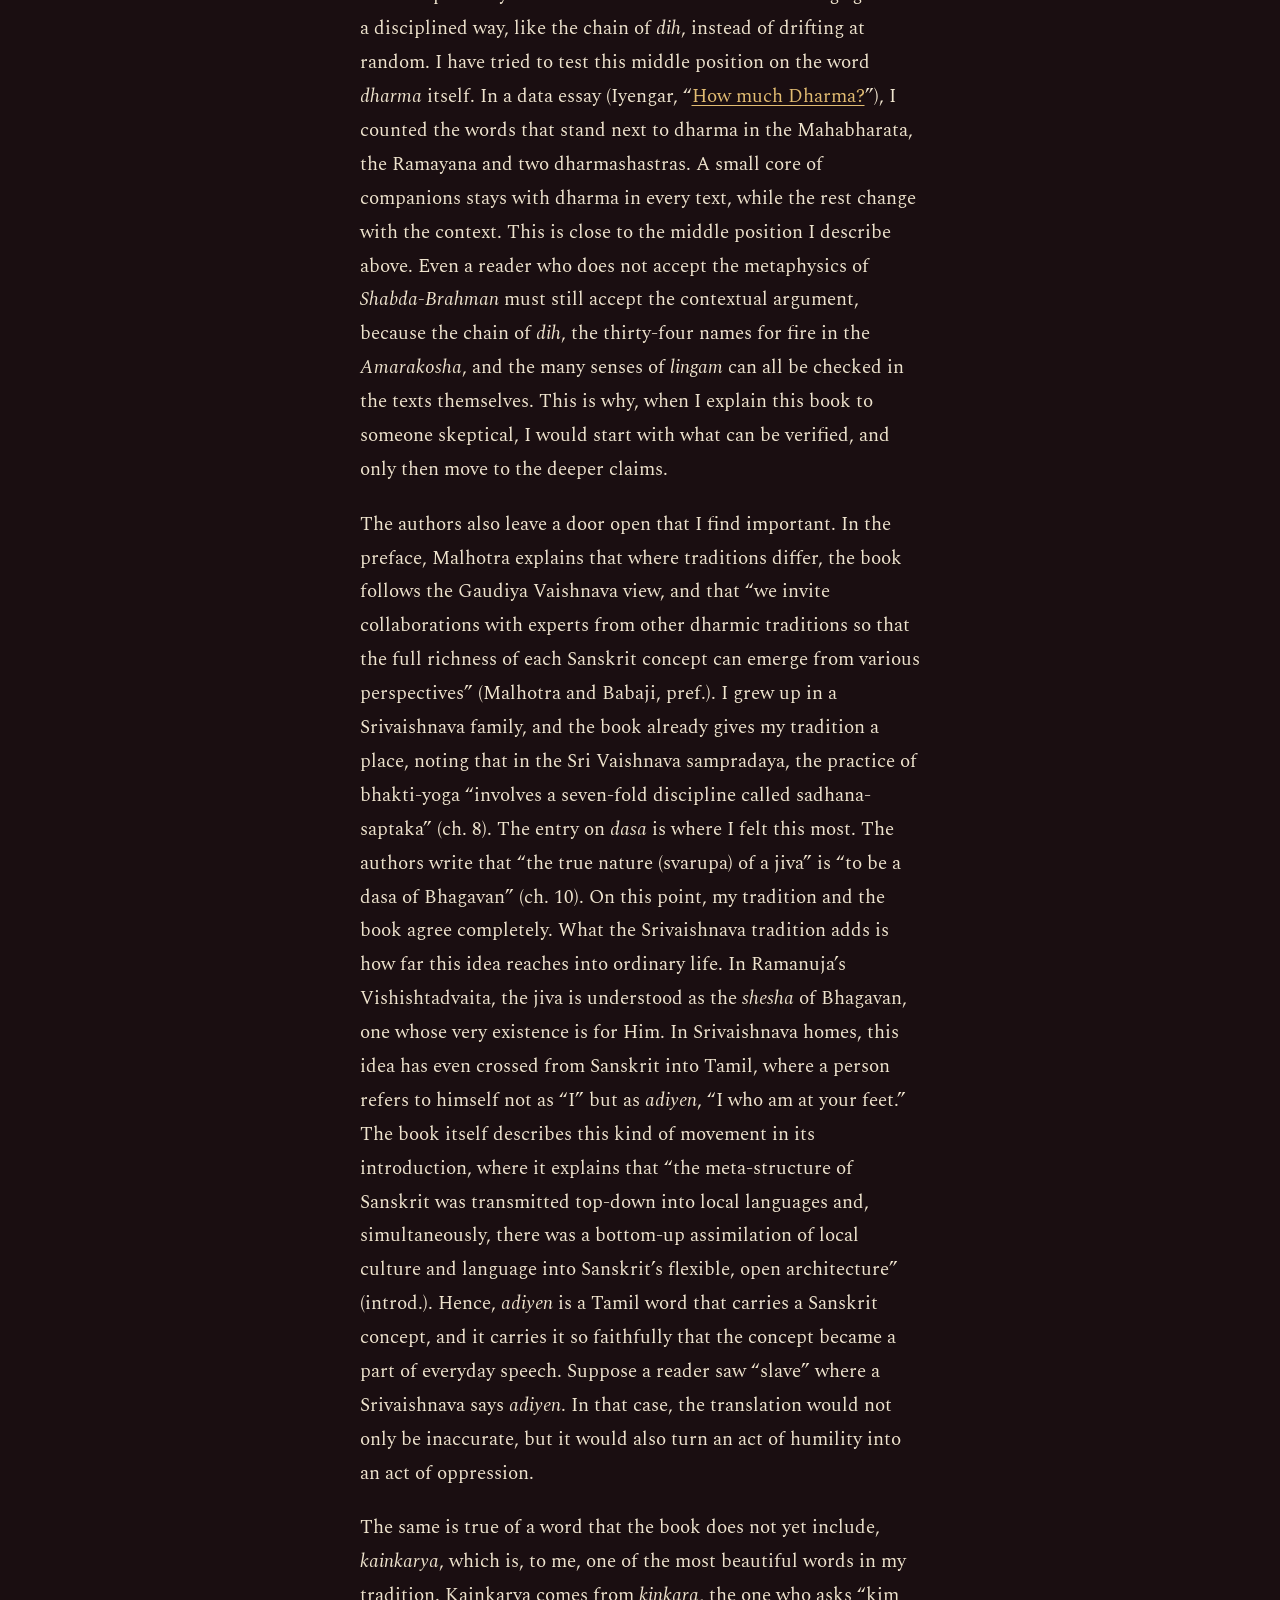
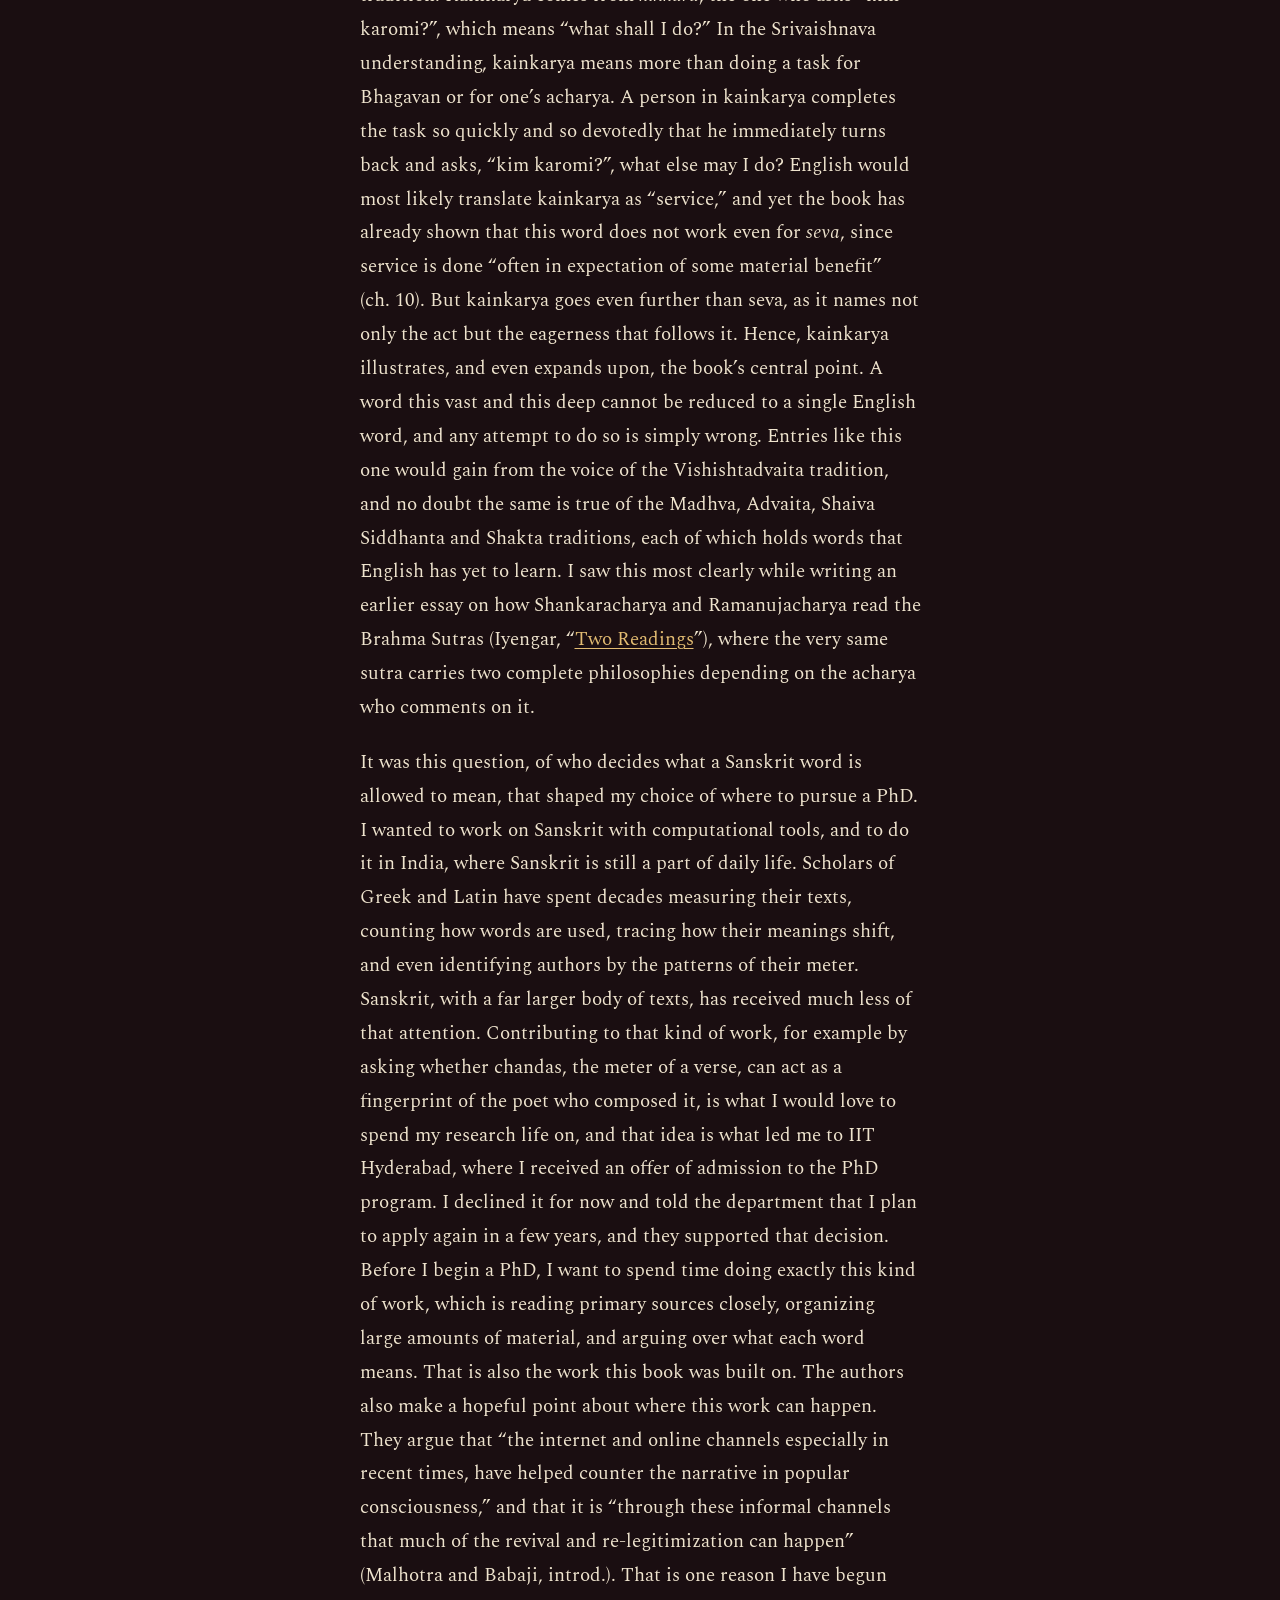
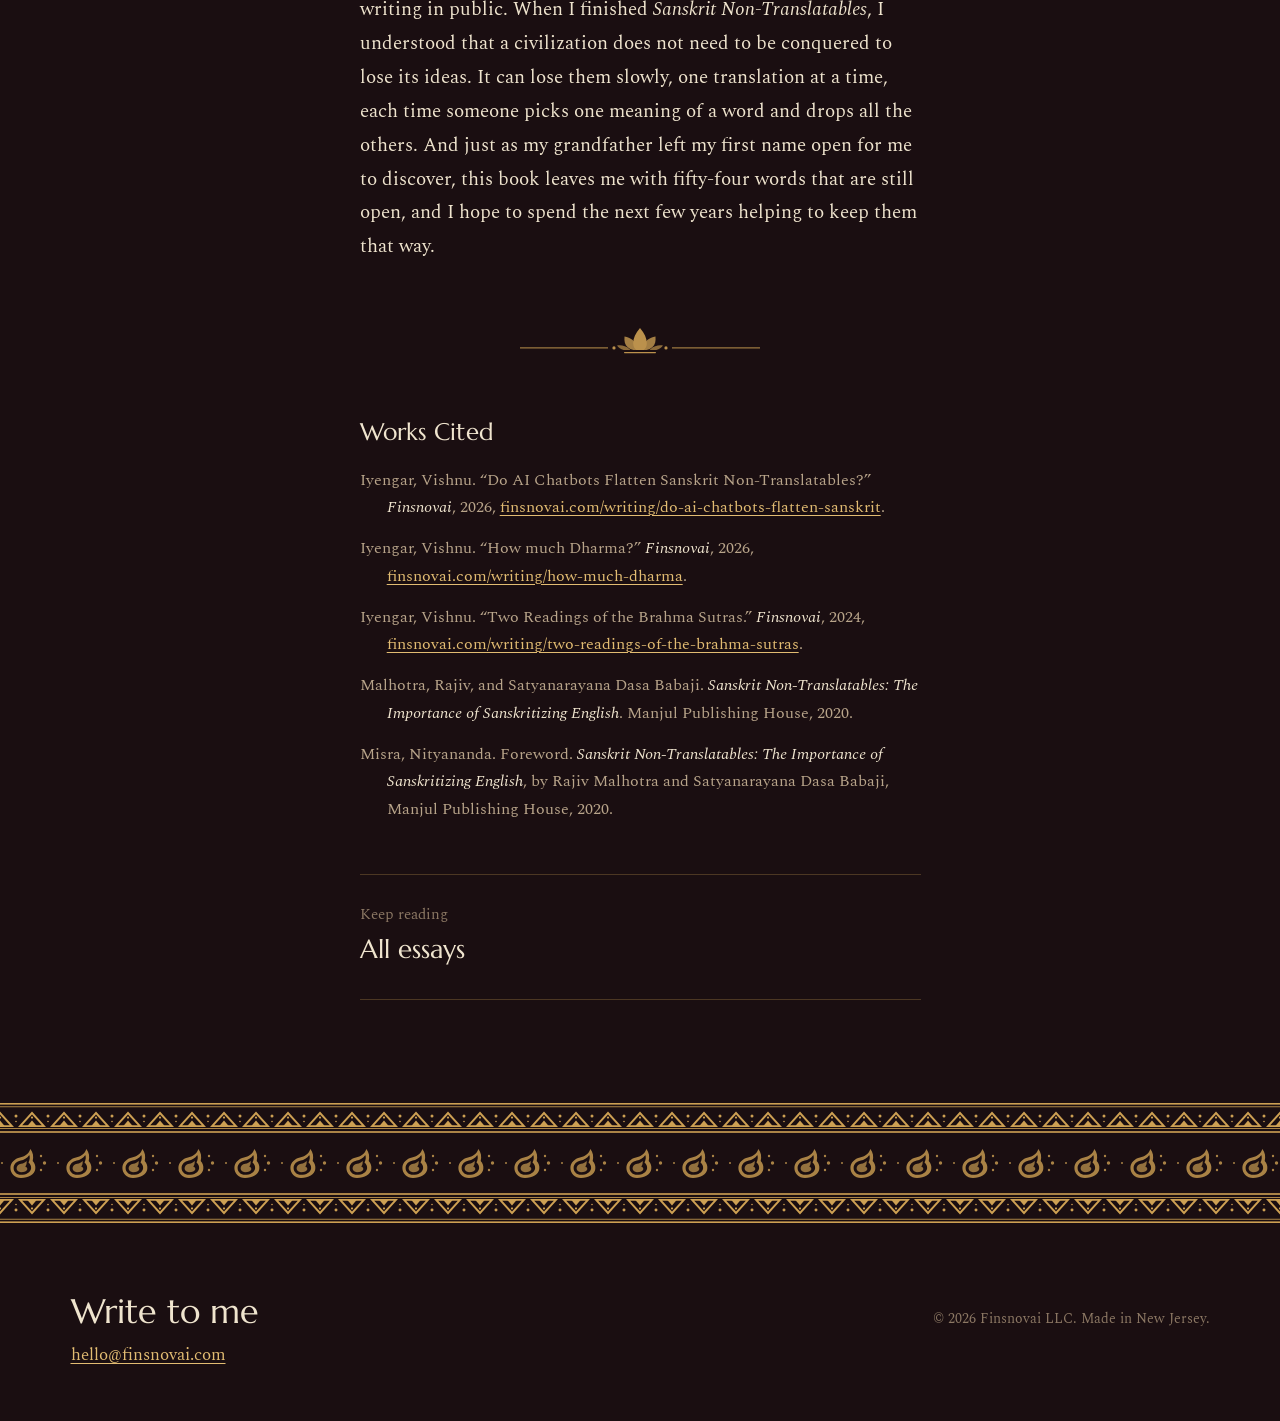
<file: writing/the-constant-and-the-variable/index.html>
<!doctype html>
<html lang="en" data-theme="dark">
<head>
<meta charset="utf-8">
<meta name="viewport" content="width=device-width, initial-scale=1">
<title>The Constant and the Variable · Vishnu Iyengar</title>
<meta name="description" content="Reading Sanskrit Non-Translatables as a Student of Samskrtam">
<meta name="author" content="Vishnu Iyengar">
<meta name="theme-color" content="#1A0E11">
<link rel="icon" href="../../assets/favicon.svg" type="image/svg+xml">
<meta property="og:title" content="The Constant and the Variable">
<meta property="og:description" content="Reading Sanskrit Non-Translatables as a Student of Samskrtam">
<meta property="og:type" content="article">
<meta property="og:url" content="https://finsnovai.com/writing/the-constant-and-the-variable/">
<meta property="article:author" content="Vishnu Iyengar">
<script>(function(){var t;try{t=localStorage.getItem("finsnovai-theme")}catch(e){}var r=document.documentElement;r.setAttribute("data-theme",t==="light"?"light":"dark");r.classList.add("js");})();</script>
<link rel="preconnect" href="https://fonts.googleapis.com">
<link rel="preconnect" href="https://fonts.gstatic.com" crossorigin>
<link href="https://fonts.googleapis.com/css2?family=Marcellus&family=Spectral:ital,wght@0,400;0,600;1,400&family=Tiro+Devanagari+Sanskrit&display=swap" rel="stylesheet">
<link rel="stylesheet" href="../../assets/site.css">
</head>
<body>
<a class="skip" href="#main">Skip to content</a>
<div class="progress" data-progress aria-hidden="true"></div>

<header class="site-header">
  <div class="site-header__inner">
    <a class="brand" href="../../" aria-label="Finsnovai, home">
      <svg class="brand__mark" viewBox="0 0 32 32" aria-hidden="true"><path fill="currentColor" d="M16 3c2.6 3.3 3.9 6.1 3.9 8.4 0 2.4-1.7 4.1-3.9 4.1s-3.9-1.7-3.9-4.1C12.1 9.1 13.4 6.3 16 3z"/><path fill="currentColor" d="M3 18.5h26c-.6 5.6-5.9 9.5-13 9.5S3.6 24.1 3 18.5zm4.2 2.2c1.4 2.7 4.8 4.6 8.8 4.6s7.4-1.9 8.8-4.6H7.2z" fill-rule="evenodd"/></svg>
      <span class="brand__word">Finsnovai</span>
    </a>
    <nav class="site-nav" aria-label="Main">
      <a href="../" aria-current="page">Writing</a>
      <a href="../../#about">About</a>
      <a href="../../#studio">Studio</a>
      <button class="theme-toggle" type="button" data-theme-toggle aria-label="Switch to light mode">
        <svg class="icon-moon" viewBox="0 0 24 24" aria-hidden="true"><path fill="currentColor" d="M20.5 14.6A8.5 8.5 0 0 1 9.4 3.5a8.5 8.5 0 1 0 11.1 11.1z"/></svg>
        <svg class="icon-sun" viewBox="0 0 24 24" aria-hidden="true"><circle cx="12" cy="12" r="4.2" fill="currentColor"/><g stroke="currentColor" stroke-width="1.8" stroke-linecap="round"><path d="M12 2v2.5M12 19.5V22M2 12h2.5M19.5 12H22M4.9 4.9l1.8 1.8M17.3 17.3l1.8 1.8M4.9 19.1l1.8-1.8M17.3 6.7l1.8-1.8"/></g></svg>
      </button>
    </nav>
  </div>
</header>

<main id="main">
  <article data-article>
    <header class="article-head">
      <div class="wrap">
        <a class="crumb" href="../">All essays</a>
        <h1 data-reveal>The Constant and the Variable</h1>
        <p class="dek" data-reveal data-reveal-delay="120">Reading Sanskrit Non-Translatables as a Student of Samskrtam</p>
        <div class="byline" data-reveal data-reveal-delay="220"><strong>Vishnu Iyengar</strong><span>January 2026</span><span>13 min read</span></div>
      </div>
    </header>

    

    <div class="lotus" aria-hidden="true"></div>

    <div class="prose">
<p data-reveal>A translation is a decision. Every time a word moves from one language into another, someone decides which of its meanings will make the journey and which will be left behind. Sanskrit has its own word for this act, <em>anuvada</em>, which, as Nityananda Misra explains in his foreword, “literally means ‘saying again’ or ‘restating’” (Misra). But saying something again is not the same as saying the same thing again. In <em>Sanskrit Non-Translatables: The Importance of Sanskritizing English</em>, Rajiv Malhotra and Satyanarayana Dasa Babaji walk through fifty-four Sanskrit words, from <em>atma</em> and <em>maya</em> to <em>seva</em> and <em>rasa</em>, and show what each one loses when it is said again in English. On the surface, the book reads like a glossary of corrections. Read closely, however, it makes a much larger argument. A Sanskrit word does not carry one meaning but a range of meanings, and translation forces someone to pick one value from that range and throw the rest away. Hence, the real question the book asks is not only whether a word can be translated, but who holds the <em>adhikara</em>, the authority, to decide which meaning survives. The authors say as much in their first chapter, where they describe their whole project as “a means to regain <em>adhikara</em>, the right of dharmic peoples to control the interpretation of knowledge in their own framework” (Malhotra and Babaji, ch. 1).</p>
<p data-reveal>The idea that a word holds a range of meanings, rather than a single one, is the foundation of the book’s second chapter, and the authors explain it with an image that I, coming from computer science, could not stop thinking about. They write that every word “embodies a spectrum rather than a single value,” and that when such a word “is reduced to only one of its many meanings, it is akin to assigning a specific constant value to an algebraic variable, thereby eliminating its usefulness as a variable” (ch. 2). Their example is the root <em>dih</em>. The root <em>dih</em> begins with the sense of gathering, moves to growing, then to covering, then to concealing, and from concealing it gives <em>deha</em>, the body, which covers the self within. Add the prefix <em>sam</em>, and the root <em>dih</em> becomes <em>sandeha</em>, doubt, a state in which “the consciousness is perfectly clouded, reality is covered, truth is hidden” (ch. 2). Here, the meanings are not a random list. Each meaning grows out of the one before it, like the links of a chain. An English dictionary would list “body” and “doubt” as two unrelated words, whereas Sanskrit shows them as two points on one path of experience. This is what makes a single English equivalent so damaging. It not only drops the other meanings, but it also hides the fact that there was ever a path at all.</p>
<p data-reveal>Nowhere is this path more visible to me than in names. The authors point out that proper nouns in Sanskrit “are often definite descriptions,” and that the thousand names of Vishnu “capture all the various events relating to him mentioned in the Purana-s” (ch. 2). My own name, Vishnuvallabha, is one such description - the one who is dear to Vishnu. The same care with names appears in the chapter on metaphysics, where the authors observe that Hindus often name their daughters Maya, and add: “It would be absurd to give such names to girls, had maya meant just illusion” (ch. 3). But I was given another name before Vishnuvallabha. At my naming ceremony, my maternal grandfather, a Sanskrit scholar who taught and later served as principal at the Sanskrit college in Melkote, named me Raagneya. I do not know, clearly, what Raagneya means. I have searched for it, and I have not yet found an answer that satisfies me. But what I do know is that he did not choose it at random. Naming is itself a <em>samskara</em>, and the book insists that samskara-s are not empty ceremonies but rites that “give a sense of identity to an individual” (ch. 10). It also explains why a family would choose a name with such care, since a child “is often carefully given an appropriate name so that it will internalize its name as vibration, and over time the effect of repeating the name will bring inner transformation in subtle ways” (ch. 2). Suppose my grandfather had given me a name with one fixed English meaning. In that case, there would have been nothing left to search for. The name, in its untranslated form, is still a variable, and that is exactly what makes it valuable to me.</p>
<p data-reveal>This idea of a word as a variable did not stay theoretical for me, because I am (at present) a student of Sanskrit myself. I study with Samskrita Bharati, and alongside my classes I built a small website to drill <em>vibhakti</em>, the case endings that a Sanskrit noun must take before it can stand in a sentence. In its section on <em>Shabda</em>, the book says that a better Sanskrit equivalent for the English “word” “would be <em>pada</em> and not Shabda” (ch. 4). For a learner of <em>vyakarana</em>, this is a striking point, because a <em>pada</em> is not a dictionary form at all. Panini defines a <em>pada</em> as that which ends in a <em>sup</em> or <em>tin</em> suffix (<em>Ashtadhyayi</em> 1.4.14), which means a noun becomes a <em>pada</em> only once it has taken its vibhakti. Hence, a Sanskrit word carries its relationship to the rest of the sentence inside itself, something English leaves to word order. While building the site, I made a decision that I understood fully only after reading this book. I kept the drills in Devanagari and allowed English only in the instructions and hints. At the time, I thought of it as a design choice. Now, I see it as the book’s thesis applied on a small scale: the moment a learner reads रामेण as “by Rama,” English takes over, and the vibhakti becomes a translation exercise rather than a way of thinking. The book also reminds the reader of the word for a single letter: “A letter is called <em>akshara</em>, which means ‘imperishable’” (ch. 2). I had already named my larger Sanskrit learning app Akshara, and reading that sentence felt like being given the proper reasoning for a choice I had made by instinct.</p>
<p data-reveal>The book, as Malhotra makes clear in his preface, is “not meant for teaching Sanskrit” (pref.), and yet some of its most convincing pages are about words that I myself live with on a day-to-day basis. In the chapter on sadhana, the authors write that the purpose of puja “is not perfunctory continuation of a certain tradition, but an expression of prema to establish a relationship with the deity” (ch. 8). When I do puja at home, “ritual” is the last word I would use for it, because a ritual can be performed with no one on the other side, whereas puja is always addressed to someone. The same is true of <em>agni</em>. The Agni of a yajna, the authors explain, “is a deity and is considered the mouth of Bhagavan Himself,” which is why sweets made at home are first offered to Bhagavan through Agni before anyone eats them (ch. 4). The chapter on <em>kavya</em> also speaks to something else I care about deeply, which is Carnatic music. A listener who is qualified to receive a performance, the authors explain, “is called a Sahridaya or a Rasika” (ch. 11). Carnatic audiences are still called rasikas, and no one in a Carnatic concert hall would accept “fans” as a translation, because a rasika is someone trained to receive <em>rasa</em>, not only to hear sound.</p>
<p data-reveal>If a single English gloss can take over the mind of one learner, it is worth asking what happens when the same gloss is repeated by machines at the scale of millions. Much of my professional work has been in evaluating AI systems, and I see the book’s warning there in a form the authors may not have fully anticipated. A machine translation system, or a large language model, learns what a word means from the company that word keeps in its training data. When it meets <em>maya</em>, it will most likely reach for “illusion,” even though the authors show that maya “denotes the creative Shakti of Brahman or Bhagavan,” and that “even in Advaita Vedanta, maya itself does not stand for illusion but it is the cause of illusion” (ch. 3). Here, the most common translation becomes the only translation, not because anyone argued for it, but because it was repeated the most. To see how far this goes, I tested four AI chatbots on twelve of the book’s fifty-four words. When translating a verse of the Bhagavad Gita, they dropped the Sanskrit word for an English one in 86 of 96 answers, although published human translators had done much the same long before them (Iyengar, “<a href="../do-ai-chatbots-flatten-sanskrit/">Do AI Chatbots</a>”). The book describes digestion as “the process of chopping up a prey into tiny parts, assimilating the useful portions into the host’s body, and rejecting what is not considered useful” (Malhotra and Babaji, ch. 1). I do not want to stretch the metaphor too far, but the first thing a language model does with any text is, quite literally, to chop it into tiny parts called tokens, and a tokenizer trained mostly on English text tends to break a Devanagari word into far more pieces than an English one. Hence, the risk that the book identifies in scholars and missionaries is now also built into the tools a new generation will use to study Sanskrit for the first time. This is what makes the book more urgent today than when it was published in 2020.</p>
<p data-reveal>While it is true that a linguist would question some of the book’s claims about sound and meaning, I do not think the book needs those claims to make its case. In the second chapter, the authors argue that sound, meaning and object are bound together from their origin, that the three are “fixed, unlike languages like English,” and that “Sanskrit texts, though written thousands of years ago, still mean the same” (ch. 2). A reader trained in modern linguistics, which treats the link between a sound and its meaning as a convention, may stop at these lines. There is an irony here, however, that the book’s own introduction helps to show. The idea of the arbitrary sign is most closely tied to Ferdinand de Saussure, and Saussure was himself trained as a Sanskritist, a debt to Panini that the authors trace in some detail (introd.). Hence, the very discipline that questions the book’s claim was built, in part, by a reader of Sanskrit grammar. More importantly, the same second chapter also states that meanings “change over time” and that “insisting on fixed, constant, and isolated values is reductionist and distorting” (ch. 2). At first, these two claims seem to pull against each other. However, I read them as working at two different levels. The relation of a Sanskrit word to its root is fixed, and it is precisely this fixed relation that lets its meanings grow in a disciplined way, like the chain of <em>dih</em>, instead of drifting at random. I have tried to test this middle position on the word <em>dharma</em> itself. In a data essay (Iyengar, “<a href="../how-much-dharma/">How much Dharma?</a>”), I counted the words that stand next to dharma in the Mahabharata, the Ramayana and two dharmashastras. A small core of companions stays with dharma in every text, while the rest change with the context. This is close to the middle position I describe above. Even a reader who does not accept the metaphysics of <em>Shabda-Brahman</em> must still accept the contextual argument, because the chain of <em>dih</em>, the thirty-four names for fire in the <em>Amarakosha</em>, and the many senses of <em>lingam</em> can all be checked in the texts themselves. This is why, when I explain this book to someone skeptical, I would start with what can be verified, and only then move to the deeper claims.</p>
<p data-reveal>The authors also leave a door open that I find important. In the preface, Malhotra explains that where traditions differ, the book follows the Gaudiya Vaishnava view, and that “we invite collaborations with experts from other dharmic traditions so that the full richness of each Sanskrit concept can emerge from various perspectives” (Malhotra and Babaji, pref.). I grew up in a Srivaishnava family, and the book already gives my tradition a place, noting that in the Sri Vaishnava sampradaya, the practice of bhakti-yoga “involves a seven-fold discipline called sadhana-saptaka” (ch. 8). The entry on <em>dasa</em> is where I felt this most. The authors write that “the true nature (svarupa) of a jiva” is “to be a dasa of Bhagavan” (ch. 10). On this point, my tradition and the book agree completely. What the Srivaishnava tradition adds is how far this idea reaches into ordinary life. In Ramanuja’s Vishishtadvaita, the jiva is understood as the <em>shesha</em> of Bhagavan, one whose very existence is for Him. In Srivaishnava homes, this idea has even crossed from Sanskrit into Tamil, where a person refers to himself not as “I” but as <em>adiyen</em>, “I who am at your feet.” The book itself describes this kind of movement in its introduction, where it explains that “the meta-structure of Sanskrit was transmitted top-down into local languages and, simultaneously, there was a bottom-up assimilation of local culture and language into Sanskrit’s flexible, open architecture” (introd.). Hence, <em>adiyen</em> is a Tamil word that carries a Sanskrit concept, and it carries it so faithfully that the concept became a part of everyday speech. Suppose a reader saw “slave” where a Srivaishnava says <em>adiyen</em>. In that case, the translation would not only be inaccurate, but it would also turn an act of humility into an act of oppression.</p>
<p data-reveal>The same is true of a word that the book does not yet include, <em>kainkarya</em>, which is, to me, one of the most beautiful words in my tradition. Kainkarya comes from <em>kinkara</em>, the one who asks “kim karomi?”, which means “what shall I do?” In the Srivaishnava understanding, kainkarya means more than doing a task for Bhagavan or for one’s acharya. A person in kainkarya completes the task so quickly and so devotedly that he immediately turns back and asks, “kim karomi?”, what else may I do? English would most likely translate kainkarya as “service,” and yet the book has already shown that this word does not work even for <em>seva</em>, since service is done “often in expectation of some material benefit” (ch. 10). But kainkarya goes even further than seva, as it names not only the act but the eagerness that follows it. Hence, kainkarya illustrates, and even expands upon, the book’s central point. A word this vast and this deep cannot be reduced to a single English word, and any attempt to do so is simply wrong. Entries like this one would gain from the voice of the Vishishtadvaita tradition, and no doubt the same is true of the Madhva, Advaita, Shaiva Siddhanta and Shakta traditions, each of which holds words that English has yet to learn. I saw this most clearly while writing an earlier essay on how Shankaracharya and Ramanujacharya read the Brahma Sutras (Iyengar, “<a href="../two-readings-of-the-brahma-sutras/">Two Readings</a>”), where the very same sutra carries two complete philosophies depending on the acharya who comments on it.</p>
<p data-reveal>It was this question, of who decides what a Sanskrit word is allowed to mean, that shaped my choice of where to pursue a PhD. I wanted to work on Sanskrit with computational tools, and to do it in India, where Sanskrit is still a part of daily life. Scholars of Greek and Latin have spent decades measuring their texts, counting how words are used, tracing how their meanings shift, and even identifying authors by the patterns of their meter. Sanskrit, with a far larger body of texts, has received much less of that attention. Contributing to that kind of work, for example by asking whether chandas, the meter of a verse, can act as a fingerprint of the poet who composed it, is what I would love to spend my research life on, and that idea is what led me to IIT Hyderabad, where I received an offer of admission to the PhD program. I declined it for now and told the department that I plan to apply again in a few years, and they supported that decision. Before I begin a PhD, I want to spend time doing exactly this kind of work, which is reading primary sources closely, organizing large amounts of material, and arguing over what each word means. That is also the work this book was built on. The authors also make a hopeful point about where this work can happen. They argue that “the internet and online channels especially in recent times, have helped counter the narrative in popular consciousness,” and that it is “through these informal channels that much of the revival and re-legitimization can happen” (Malhotra and Babaji, introd.). That is one reason I have begun writing in public. When I finished <em>Sanskrit Non-Translatables</em>, I understood that a civilization does not need to be conquered to lose its ideas. It can lose them slowly, one translation at a time, each time someone picks one meaning of a word and drops all the others. And just as my grandfather left my first name open for me to discover, this book leaves me with fifty-four words that are still open, and I hope to spend the next few years helping to keep them that way.</p>
    </div>

    <div class="lotus" aria-hidden="true"></div>

    <section class="endmatter" aria-label="Sources and credits">
      <h2>Works Cited</h2><ol><li>Iyengar, Vishnu. “Do AI Chatbots Flatten Sanskrit Non-Translatables?” <em>Finsnovai</em>, 2026, <a href="https://finsnovai.com/writing/do-ai-chatbots-flatten-sanskrit/">finsnovai.com/writing/do-ai-chatbots-flatten-sanskrit</a>.</li><li>Iyengar, Vishnu. “How much Dharma?” <em>Finsnovai</em>, 2026, <a href="https://finsnovai.com/writing/how-much-dharma/">finsnovai.com/writing/how-much-dharma</a>.</li><li>Iyengar, Vishnu. “Two Readings of the Brahma Sutras.” <em>Finsnovai</em>, 2024, <a href="https://finsnovai.com/writing/two-readings-of-the-brahma-sutras/">finsnovai.com/writing/two-readings-of-the-brahma-sutras</a>.</li><li>Malhotra, Rajiv, and Satyanarayana Dasa Babaji. <em>Sanskrit Non-Translatables: The Importance of Sanskritizing English</em>. Manjul Publishing House, 2020.</li><li>Misra, Nityananda. Foreword. <em>Sanskrit Non-Translatables: The Importance of Sanskritizing English</em>, by Rajiv Malhotra and Satyanarayana Dasa Babaji, Manjul Publishing House, 2020.</li></ol>
    </section>
  </article>

  <nav class="next" aria-label="More writing">
    <a href="../"><span>Keep reading</span><strong>All essays</strong></a>
  </nav>
</main>

<footer class="site-footer" style="margin-top:5rem">
  <div class="pallu" data-weave aria-hidden="true">
    <span class="zari zari--temple"></span>
    <span class="zari zari--mango"></span>
    <span class="zari zari--temple is-flipped"></span>
  </div>
  <div class="wrap site-footer__inner">
    <div>
      <h2>Write to me</h2>
      <a href="mailto:hello@finsnovai.com">hello@finsnovai.com</a>
    </div>
    <small>© 2026 Finsnovai LLC. Made in New Jersey.</small>
  </div>
</footer>

<script src="../../assets/site.js" defer></script>
</body>
</html>
</file>
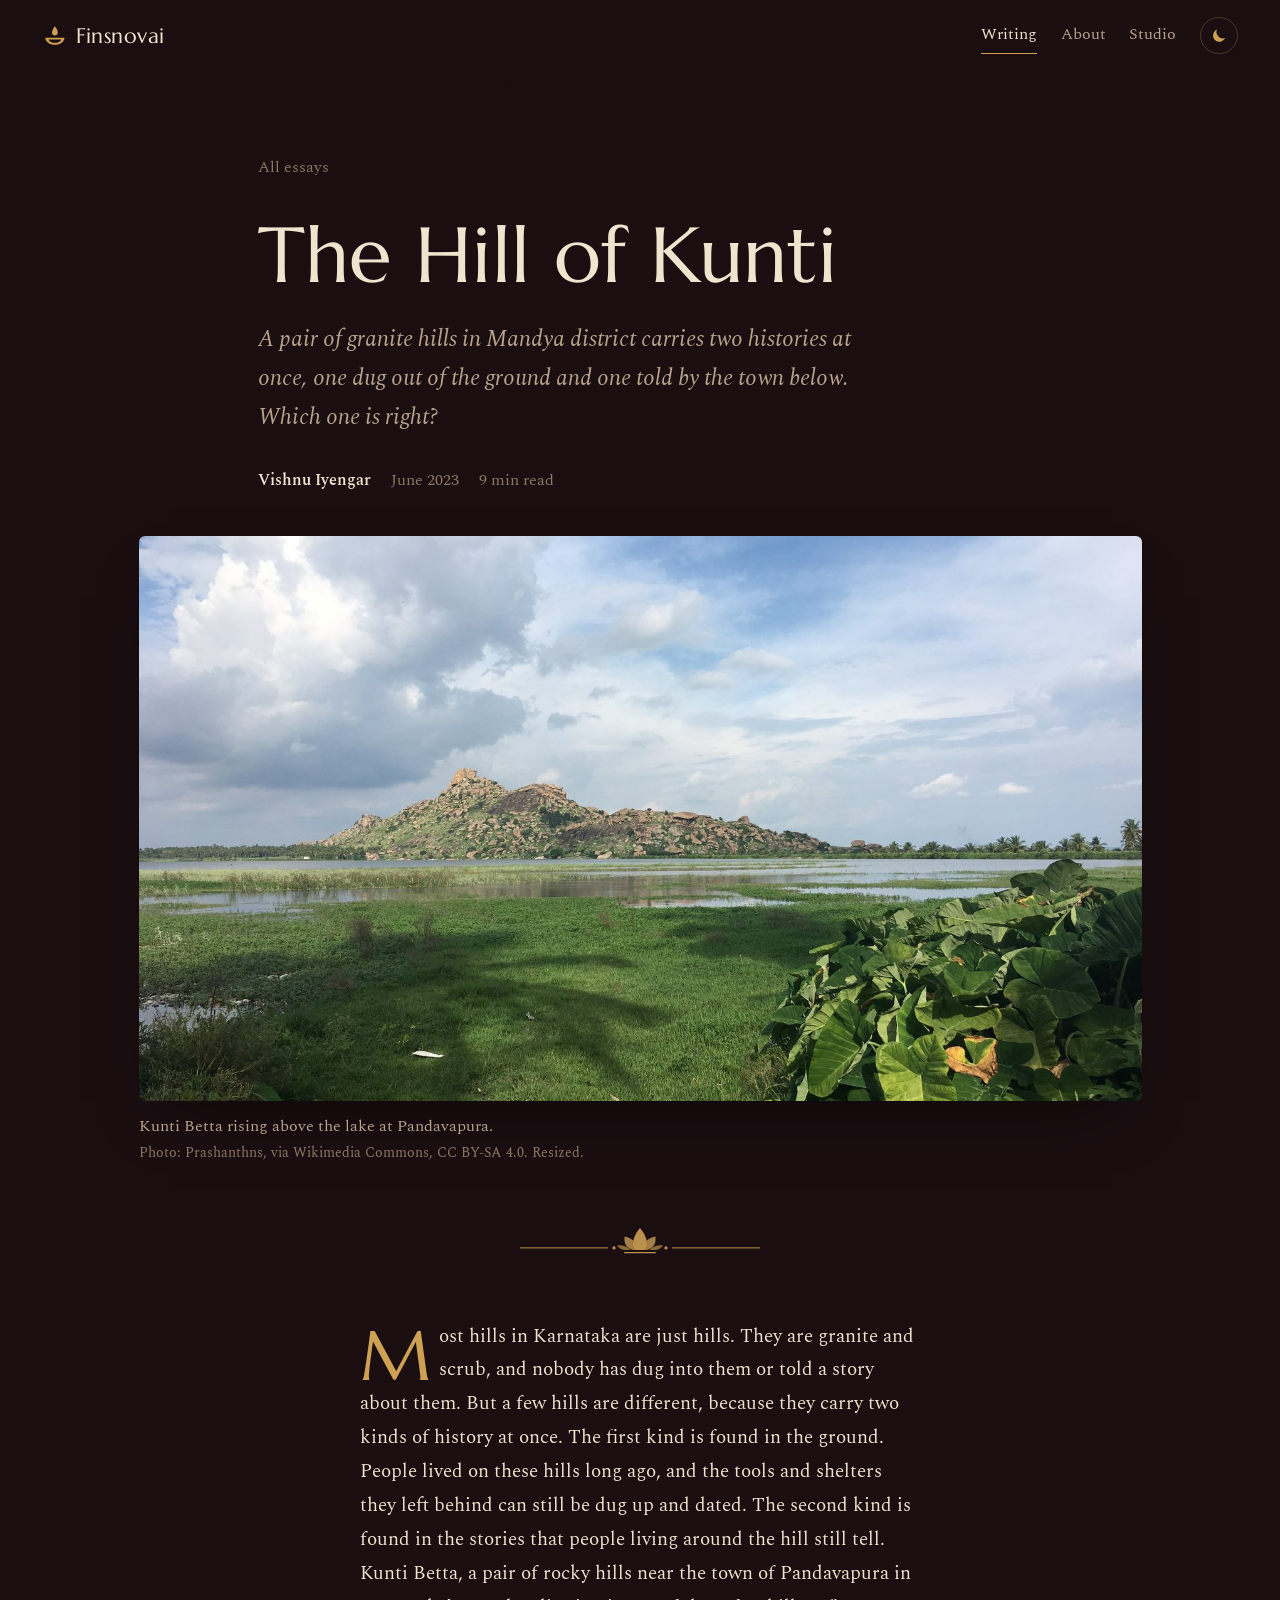
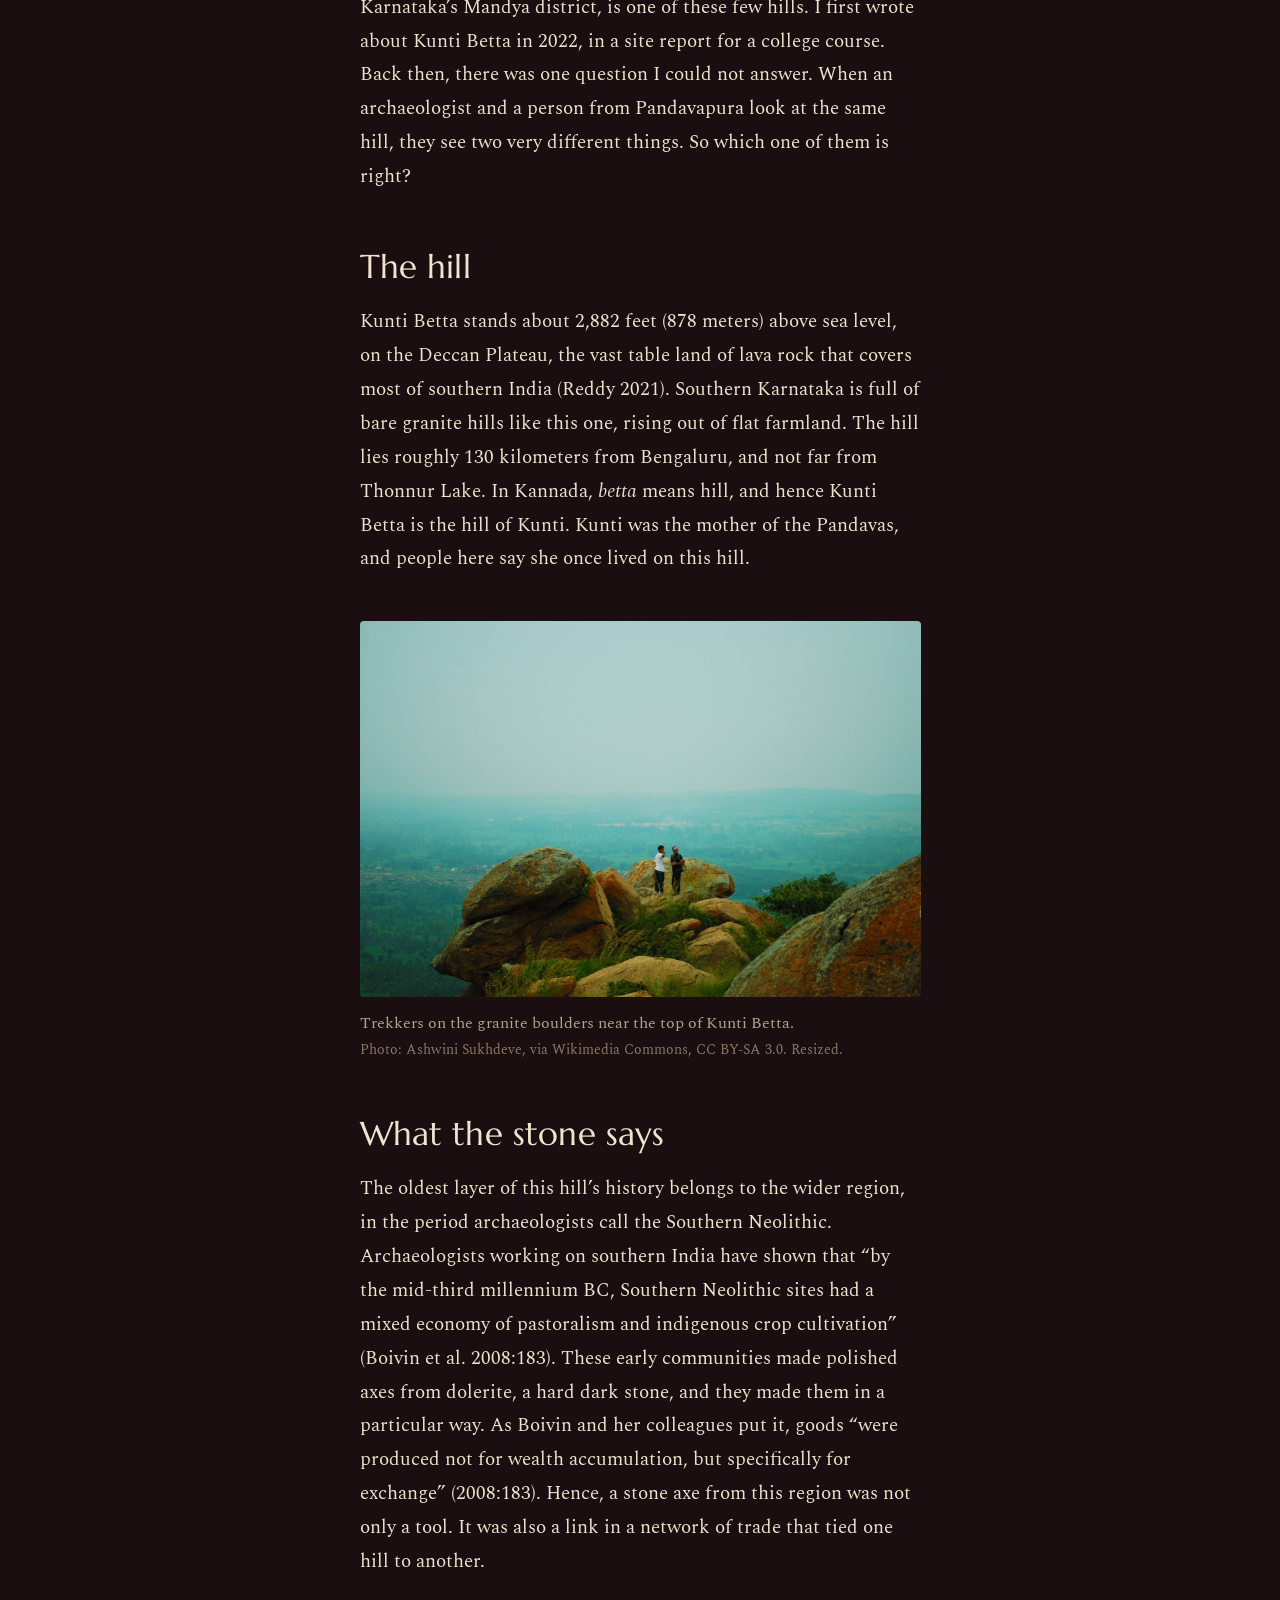
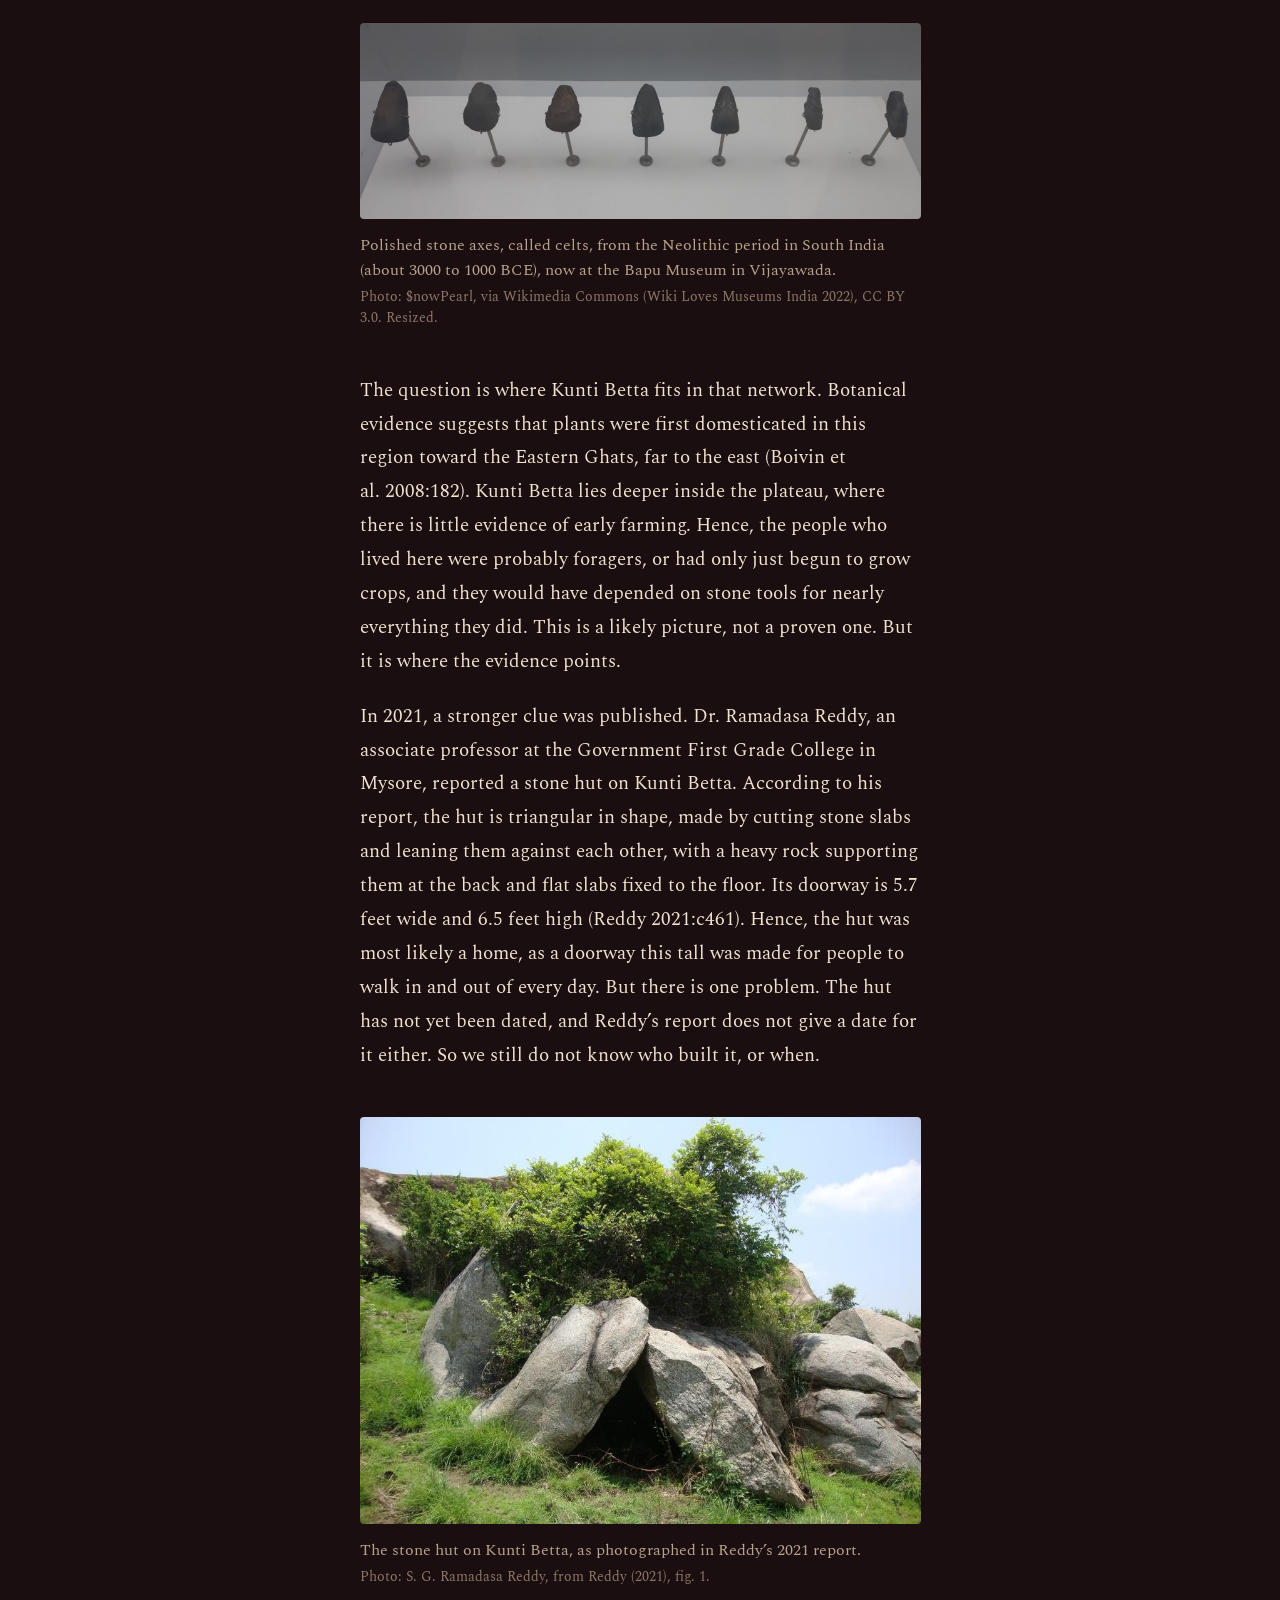
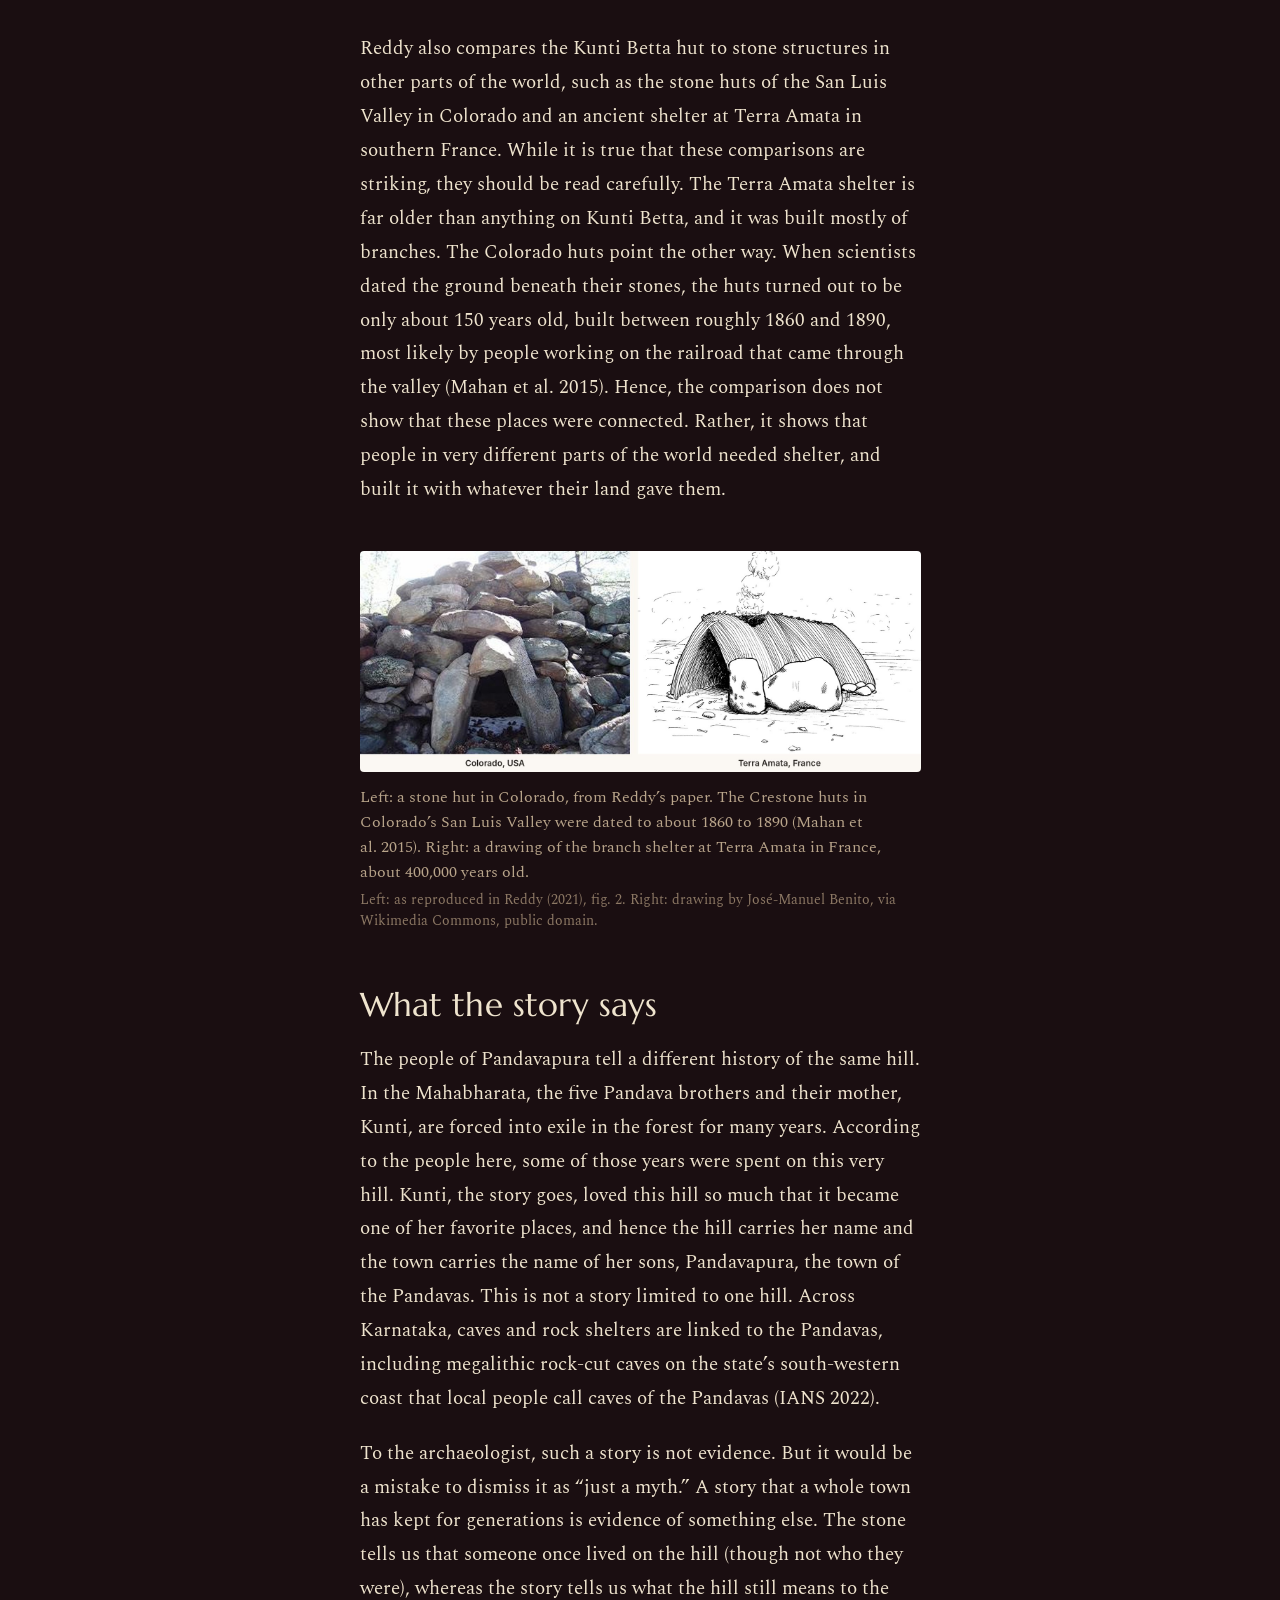
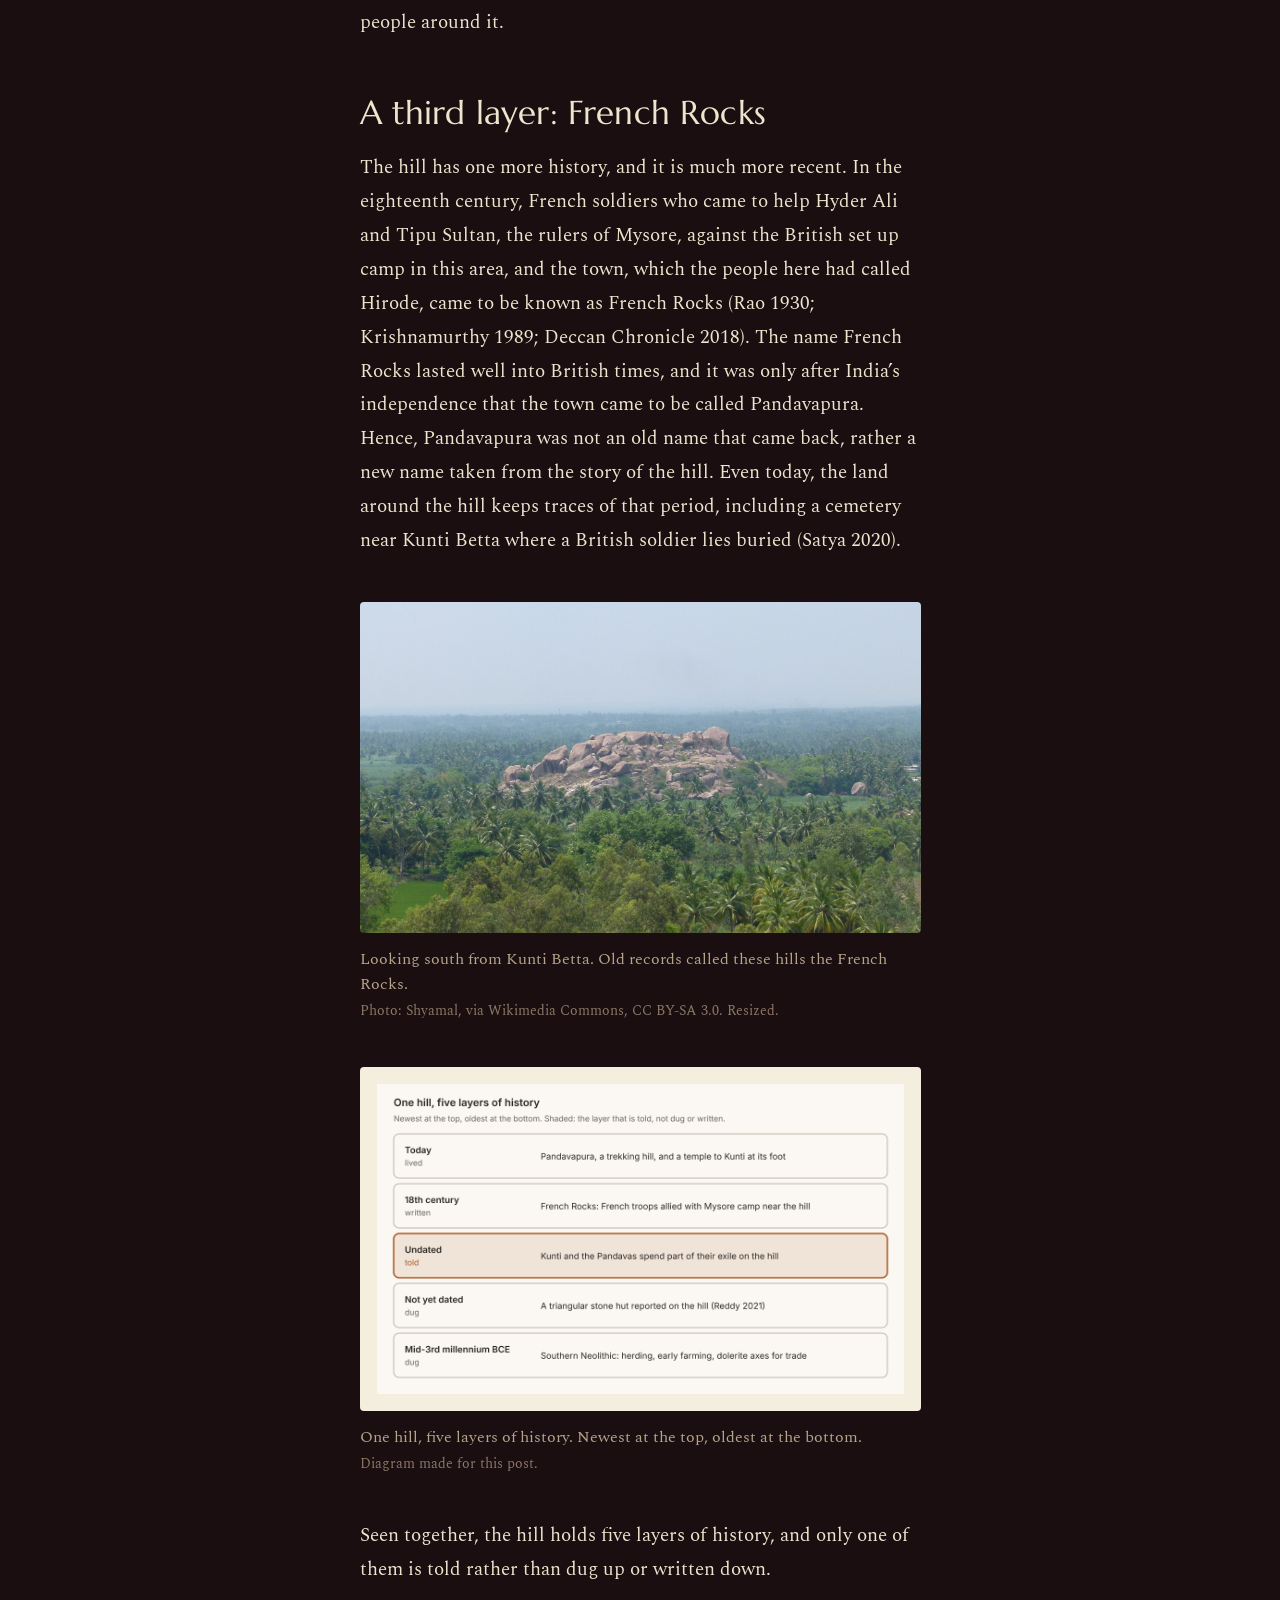
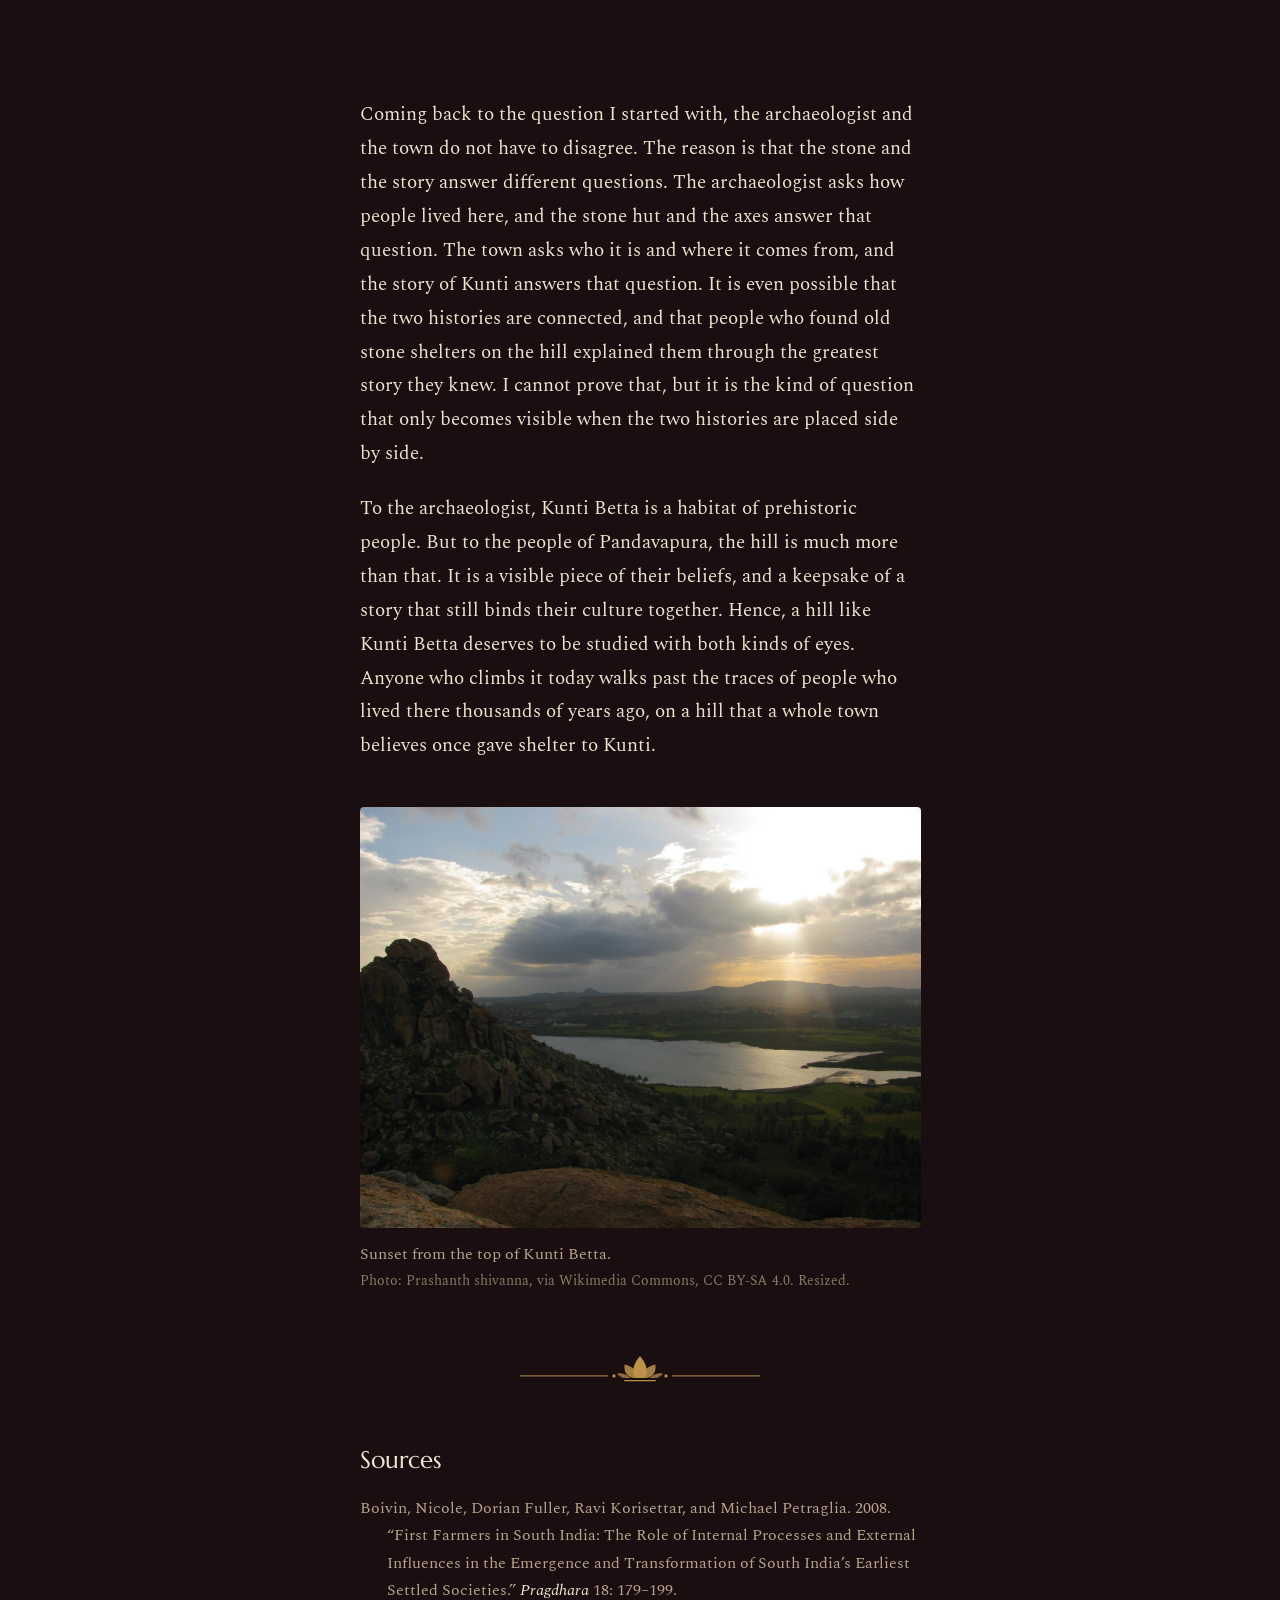
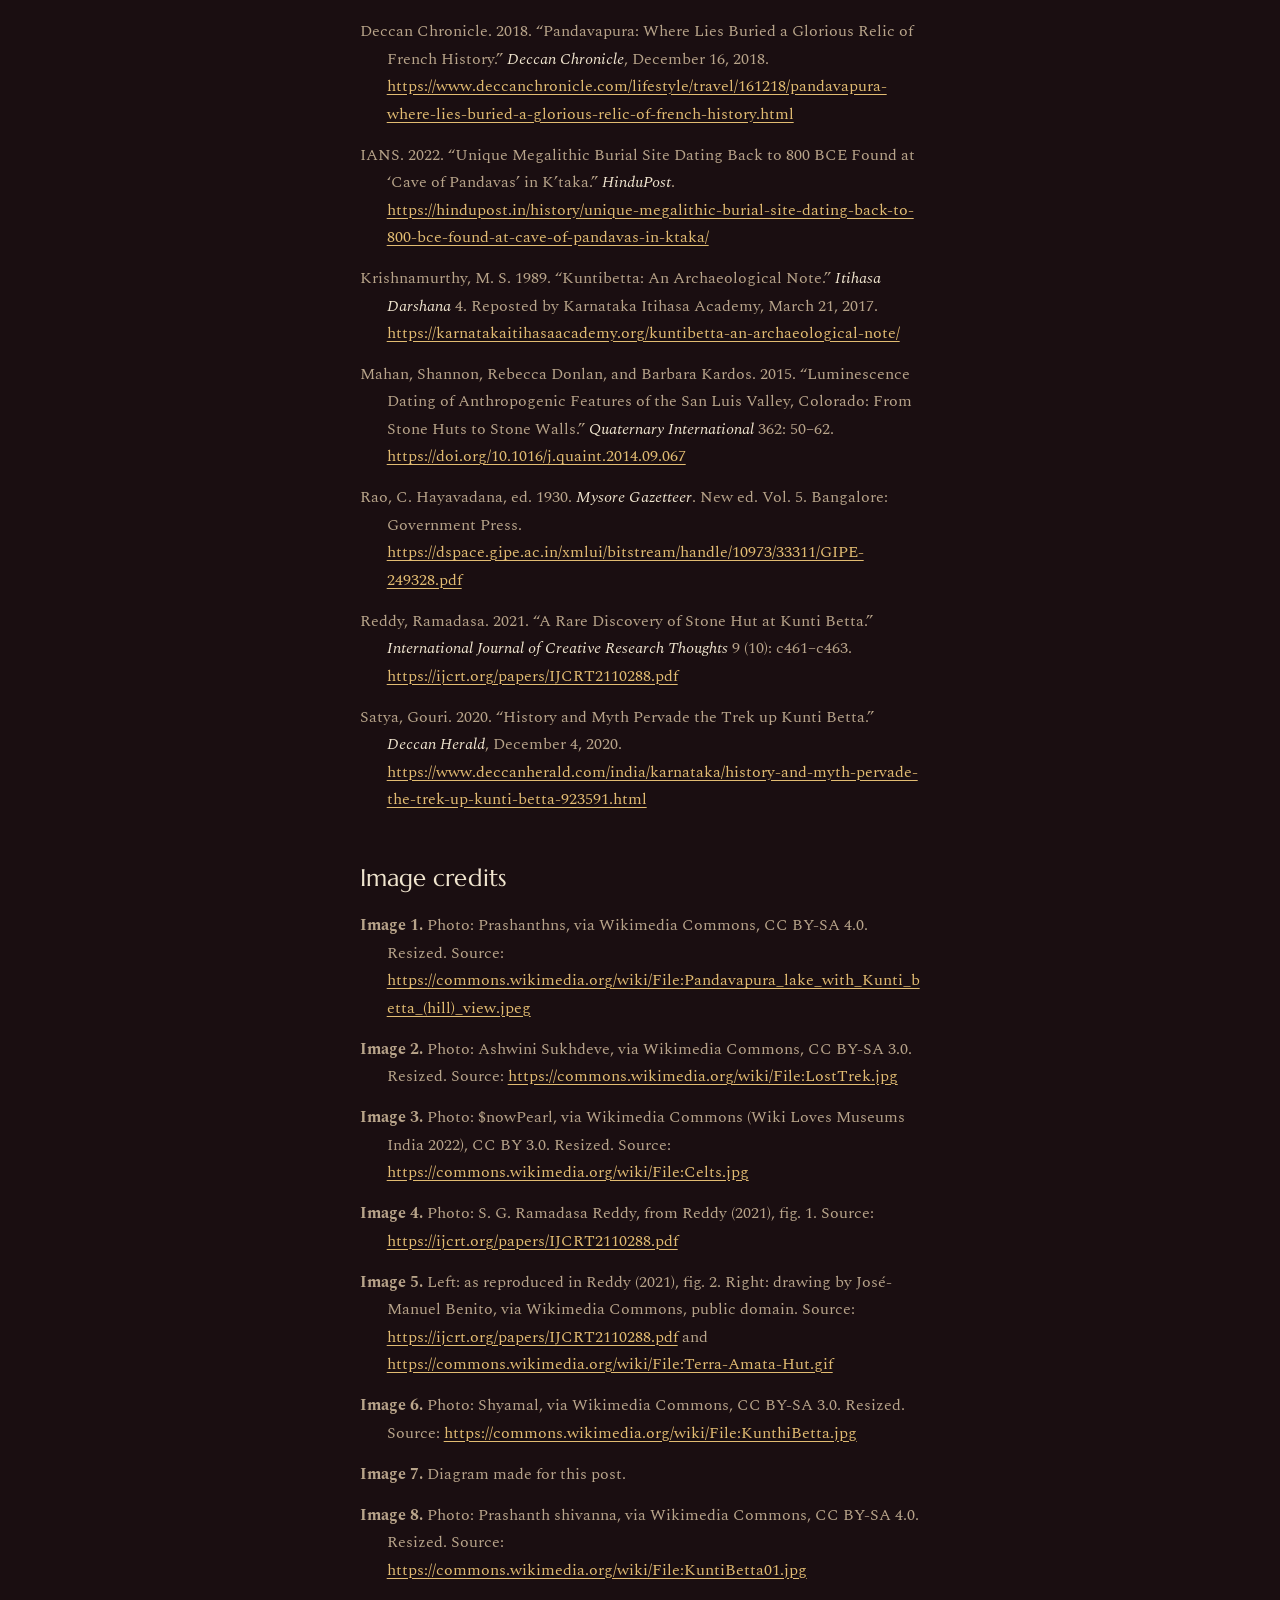
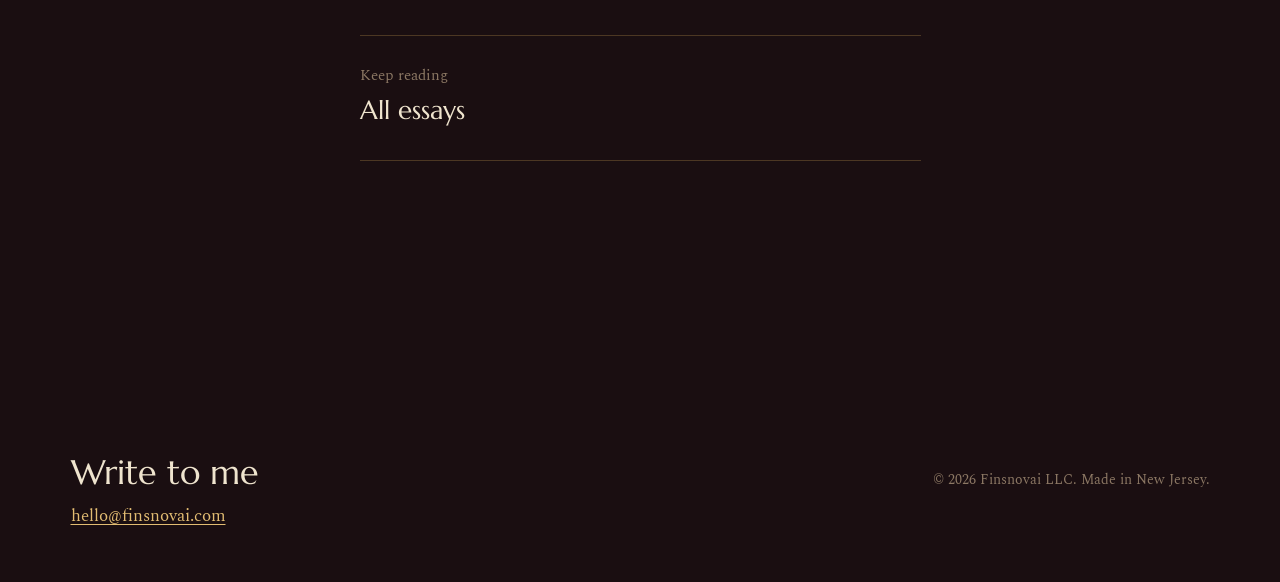
<file: writing/the-hill-of-kunti/index.html>
<!doctype html>
<html lang="en" data-theme="dark">
<head>
<meta charset="utf-8">
<meta name="viewport" content="width=device-width, initial-scale=1">
<title>The Hill of Kunti · Vishnu Iyengar</title>
<meta name="description" content="A pair of granite hills in Mandya district carries two histories at once, one dug out of the ground and one told by the town below. Which one is right?">
<meta name="author" content="Vishnu Iyengar">
<meta name="theme-color" content="#1A0E11">
<link rel="icon" href="../../assets/favicon.svg" type="image/svg+xml">
<meta property="og:title" content="The Hill of Kunti">
<meta property="og:description" content="A pair of granite hills in Mandya district carries two histories at once, one dug out of the ground and one told by the town below. Which one is right?">
<meta property="og:type" content="article">
<meta property="og:url" content="https://finsnovai.com/writing/the-hill-of-kunti/">
<meta property="og:image" content="https://finsnovai.com/writing/the-hill-of-kunti/images/01-kunti-betta-above-pandavapura-lake.jpg">
<meta property="article:author" content="Vishnu Iyengar">
<script>(function(){var t;try{t=localStorage.getItem("finsnovai-theme")}catch(e){}var r=document.documentElement;r.setAttribute("data-theme",t==="light"?"light":"dark");r.classList.add("js");})();</script>
<link rel="preconnect" href="https://fonts.googleapis.com">
<link rel="preconnect" href="https://fonts.gstatic.com" crossorigin>
<link href="https://fonts.googleapis.com/css2?family=Marcellus&family=Spectral:ital,wght@0,400;0,600;1,400&family=Tiro+Devanagari+Sanskrit&display=swap" rel="stylesheet">
<link rel="stylesheet" href="../../assets/site.css">
</head>
<body>
<a class="skip" href="#main">Skip to content</a>
<div class="progress" data-progress aria-hidden="true"></div>

<header class="site-header">
  <div class="site-header__inner">
    <a class="brand" href="../../" aria-label="Finsnovai, home">
      <svg class="brand__mark" viewBox="0 0 32 32" aria-hidden="true"><path fill="currentColor" d="M16 3c2.6 3.3 3.9 6.1 3.9 8.4 0 2.4-1.7 4.1-3.9 4.1s-3.9-1.7-3.9-4.1C12.1 9.1 13.4 6.3 16 3z"/><path fill="currentColor" d="M3 18.5h26c-.6 5.6-5.9 9.5-13 9.5S3.6 24.1 3 18.5zm4.2 2.2c1.4 2.7 4.8 4.6 8.8 4.6s7.4-1.9 8.8-4.6H7.2z" fill-rule="evenodd"/></svg>
      <span class="brand__word">Finsnovai</span>
    </a>
    <nav class="site-nav" aria-label="Main">
      <a href="../" aria-current="page">Writing</a>
      <a href="../../#about">About</a>
      <a href="../../#studio">Studio</a>
      <button class="theme-toggle" type="button" data-theme-toggle aria-label="Switch to light mode">
        <svg class="icon-moon" viewBox="0 0 24 24" aria-hidden="true"><path fill="currentColor" d="M20.5 14.6A8.5 8.5 0 0 1 9.4 3.5a8.5 8.5 0 1 0 11.1 11.1z"/></svg>
        <svg class="icon-sun" viewBox="0 0 24 24" aria-hidden="true"><circle cx="12" cy="12" r="4.2" fill="currentColor"/><g stroke="currentColor" stroke-width="1.8" stroke-linecap="round"><path d="M12 2v2.5M12 19.5V22M2 12h2.5M19.5 12H22M4.9 4.9l1.8 1.8M17.3 17.3l1.8 1.8M4.9 19.1l1.8-1.8M17.3 6.7l1.8-1.8"/></g></svg>
      </button>
    </nav>
  </div>
</header>

<main id="main">
  <article data-article>
    <header class="article-head">
      <div class="wrap">
        <a class="crumb" href="../">All essays</a>
        <h1 data-reveal>The Hill of Kunti</h1>
        <p class="dek" data-reveal data-reveal-delay="120">A pair of granite hills in Mandya district carries two histories at once, one dug out of the ground and one told by the town below. Which one is right?</p>
        <div class="byline" data-reveal data-reveal-delay="220"><strong>Vishnu Iyengar</strong><span>June 2023</span><span>9 min read</span></div>
      </div>
    </header>

    <figure class="hero-figure" data-reveal><img src="images/01-kunti-betta-above-pandavapura-lake.jpg" alt="A long, rocky granite hill on the horizon behind a shallow lake, with grass and large leafy plants in the foreground under a cloudy sky." fetchpriority="high"><figcaption>Kunti Betta rising above the lake at Pandavapura.<span class="credit">Photo: Prashanthns, via Wikimedia Commons, CC BY-SA 4.0. Resized.</span></figcaption></figure>

    <div class="lotus" aria-hidden="true"></div>

    <div class="prose">
<p data-reveal>Most hills in Karnataka are just hills. They are granite and scrub, and nobody has dug into them or told a story about them. But a few hills are different, because they carry two kinds of history at once. The first kind is found in the ground. People lived on these hills long ago, and the tools and shelters they left behind can still be dug up and dated. The second kind is found in the stories that people living around the hill still tell. Kunti Betta, a pair of rocky hills near the town of Pandavapura in Karnataka’s Mandya district, is one of these few hills. I first wrote about Kunti Betta in 2022, in a site report for a college course. Back then, there was one question I could not answer. When an archaeologist and a person from Pandavapura look at the same hill, they see two very different things. So which one of them is right?</p>
<h2 data-reveal>The hill</h2>
<p data-reveal>Kunti Betta stands about 2,882 feet (878 meters) above sea level, on the Deccan Plateau, the vast table land of lava rock that covers most of southern India (Reddy 2021). Southern Karnataka is full of bare granite hills like this one, rising out of flat farmland. The hill lies roughly 130 kilometers from Bengaluru, and not far from Thonnur Lake. In Kannada, <em>betta</em> means hill, and hence Kunti Betta is the hill of Kunti. Kunti was the mother of the Pandavas, and people here say she once lived on this hill.</p>
<figure class="" data-reveal><img src="images/02-granite-boulders-on-kunti-betta.jpg" alt="Two people standing on large orange and grey granite boulders, with flat green farmland stretching into a hazy distance." loading="lazy"><figcaption>Trekkers on the granite boulders near the top of Kunti Betta.<span class="credit">Photo: Ashwini Sukhdeve, via Wikimedia Commons, CC BY-SA 3.0. Resized.</span></figcaption></figure>
<h2 data-reveal>What the stone says</h2>
<p data-reveal>The oldest layer of this hill’s history belongs to the wider region, in the period archaeologists call the Southern Neolithic. Archaeologists working on southern India have shown that “by the mid-third millennium BC, Southern Neolithic sites had a mixed economy of pastoralism and indigenous crop cultivation” (Boivin et al. 2008:183). These early communities made polished axes from dolerite, a hard dark stone, and they made them in a particular way. As Boivin and her colleagues put it, goods “were produced not for wealth accumulation, but specifically for exchange” (2008:183). Hence, a stone axe from this region was not only a tool. It was also a link in a network of trade that tied one hill to another.</p>
<figure class="" data-reveal><img src="images/03-neolithic-celts-south-india.jpg" alt="A row of dark polished stone axe heads mounted on thin stands inside a museum display case." loading="lazy"><figcaption>Polished stone axes, called celts, from the Neolithic period in South India (about 3000 to 1000 BCE), now at the Bapu Museum in Vijayawada.<span class="credit">Photo: $nowPearl, via Wikimedia Commons (Wiki Loves Museums India 2022), CC BY 3.0. Resized.</span></figcaption></figure>
<p data-reveal>The question is where Kunti Betta fits in that network. Botanical evidence suggests that plants were first domesticated in this region toward the Eastern Ghats, far to the east (Boivin et al. 2008:182). Kunti Betta lies deeper inside the plateau, where there is little evidence of early farming. Hence, the people who lived here were probably foragers, or had only just begun to grow crops, and they would have depended on stone tools for nearly everything they did. This is a likely picture, not a proven one. But it is where the evidence points.</p>
<p data-reveal>In 2021, a stronger clue was published. Dr. Ramadasa Reddy, an associate professor at the Government First Grade College in Mysore, reported a stone hut on Kunti Betta. According to his report, the hut is triangular in shape, made by cutting stone slabs and leaning them against each other, with a heavy rock supporting them at the back and flat slabs fixed to the floor. Its doorway is 5.7 feet wide and 6.5 feet high (Reddy 2021:c461). Hence, the hut was most likely a home, as a doorway this tall was made for people to walk in and out of every day. But there is one problem. The hut has not yet been dated, and Reddy’s report does not give a date for it either. So we still do not know who built it, or when.</p>
<figure class="" data-reveal><img src="images/04-stone-hut-on-kunti-betta.jpg" alt="Large granite slabs leaning against each other to form a triangular opening, with a dark space inside, set among boulders and grass." loading="lazy"><figcaption>The stone hut on Kunti Betta, as photographed in Reddy’s 2021 report.<span class="credit">Photo: S. G. Ramadasa Reddy, from Reddy (2021), fig. 1.</span></figcaption></figure>
<p data-reveal>Reddy also compares the Kunti Betta hut to stone structures in other parts of the world, such as the stone huts of the San Luis Valley in Colorado and an ancient shelter at Terra Amata in southern France. While it is true that these comparisons are striking, they should be read carefully. The Terra Amata shelter is far older than anything on Kunti Betta, and it was built mostly of branches. The Colorado huts point the other way. When scientists dated the ground beneath their stones, the huts turned out to be only about 150 years old, built between roughly 1860 and 1890, most likely by people working on the railroad that came through the valley (Mahan et al. 2015). Hence, the comparison does not show that these places were connected. Rather, it shows that people in very different parts of the world needed shelter, and built it with whatever their land gave them.</p>
<figure class="" data-reveal><img src="images/05-side-by-side-colorado-and-terra-amata.jpg" alt="Two images side by side. Left, a low hut built of piled round stones with a dark doorway. Right, a black and white drawing of an oval shelter made of branches, held down by large stones, with smoke rising from the top." loading="lazy"><figcaption>Left: a stone hut in Colorado, from Reddy’s paper. The Crestone huts in Colorado’s San Luis Valley were dated to about 1860 to 1890 (Mahan et al. 2015). Right: a drawing of the branch shelter at Terra Amata in France, about 400,000 years old.<span class="credit">Left: as reproduced in Reddy (2021), fig. 2. Right: drawing by José-Manuel Benito, via Wikimedia Commons, public domain.</span></figcaption></figure>
<h2 data-reveal>What the story says</h2>
<p data-reveal>The people of Pandavapura tell a different history of the same hill. In the Mahabharata, the five Pandava brothers and their mother, Kunti, are forced into exile in the forest for many years. According to the people here, some of those years were spent on this very hill. Kunti, the story goes, loved this hill so much that it became one of her favorite places, and hence the hill carries her name and the town carries the name of her sons, Pandavapura, the town of the Pandavas. This is not a story limited to one hill. Across Karnataka, caves and rock shelters are linked to the Pandavas, including megalithic rock-cut caves on the state’s south-western coast that local people call caves of the Pandavas (IANS 2022).</p>
<p data-reveal>To the archaeologist, such a story is not evidence. But it would be a mistake to dismiss it as “just a myth.” A story that a whole town has kept for generations is evidence of something else. The stone tells us that someone once lived on the hill (though not who they were), whereas the story tells us what the hill still means to the people around it.</p>
<h2 data-reveal>A third layer: French Rocks</h2>
<p data-reveal>The hill has one more history, and it is much more recent. In the eighteenth century, French soldiers who came to help Hyder Ali and Tipu Sultan, the rulers of Mysore, against the British set up camp in this area, and the town, which the people here had called Hirode, came to be known as French Rocks (Rao 1930; Krishnamurthy 1989; Deccan Chronicle 2018). The name French Rocks lasted well into British times, and it was only after India’s independence that the town came to be called Pandavapura. Hence, Pandavapura was not an old name that came back, rather a new name taken from the story of the hill. Even today, the land around the hill keeps traces of that period, including a cemetery near Kunti Betta where a British soldier lies buried (Satya 2020).</p>
<figure class="" data-reveal><img src="images/06-view-south-from-kunti-betta.jpg" alt="A rocky granite outcrop rising out of dense coconut palms and green fields, seen from above." loading="lazy"><figcaption>Looking south from Kunti Betta. Old records called these hills the French Rocks.<span class="credit">Photo: Shyamal, via Wikimedia Commons, CC BY-SA 3.0. Resized.</span></figcaption></figure>
<figure class="diagram" data-reveal><img src="images/07-five-layers-of-history.png" alt="A diagram of five stacked bands. From top: Today, lived: Pandavapura, a trekking hill, and a temple to Kunti at its foot. 18th century, written: French Rocks. Undated, told (highlighted): Kunti and the Pandavas spend part of their exile on the hill. Not yet dated, dug: a triangular stone hut. Mid-3rd millennium BCE, dug: Southern Neolithic herding, early farming and dolerite axes for trade." loading="lazy"><figcaption>One hill, five layers of history. Newest at the top, oldest at the bottom.<span class="credit">Diagram made for this post.</span></figcaption></figure>
<p data-reveal>Seen together, the hill holds five layers of history, and only one of them is told rather than dug up or written down.</p>
<h2 data-reveal>Two ways of seeing one hill</h2>
<p data-reveal>Coming back to the question I started with, the archaeologist and the town do not have to disagree. The reason is that the stone and the story answer different questions. The archaeologist asks how people lived here, and the stone hut and the axes answer that question. The town asks who it is and where it comes from, and the story of Kunti answers that question. It is even possible that the two histories are connected, and that people who found old stone shelters on the hill explained them through the greatest story they knew. I cannot prove that, but it is the kind of question that only becomes visible when the two histories are placed side by side.</p>
<p data-reveal>To the archaeologist, Kunti Betta is a habitat of prehistoric people. But to the people of Pandavapura, the hill is much more than that. It is a visible piece of their beliefs, and a keepsake of a story that still binds their culture together. Hence, a hill like Kunti Betta deserves to be studied with both kinds of eyes. Anyone who climbs it today walks past the traces of people who lived there thousands of years ago, on a hill that a whole town believes once gave shelter to Kunti.</p>
<figure class="" data-reveal><img src="images/08-sunset-from-kunti-betta.jpg" alt="The sun breaking through clouds over a lake and green plains, seen from a dark rocky hilltop." loading="lazy"><figcaption>Sunset from the top of Kunti Betta.<span class="credit">Photo: Prashanth shivanna, via Wikimedia Commons, CC BY-SA 4.0. Resized.</span></figcaption></figure>
    </div>

    <div class="lotus" aria-hidden="true"></div>

    <section class="endmatter" aria-label="Sources and credits">
      <h2>Sources</h2><ol><li>Boivin, Nicole, Dorian Fuller, Ravi Korisettar, and Michael Petraglia. 2008. “First Farmers in South India: The Role of Internal Processes and External Influences in the Emergence and Transformation of South India’s Earliest Settled Societies.” <em>Pragdhara</em> 18: 179–199.</li><li>Deccan Chronicle. 2018. “Pandavapura: Where Lies Buried a Glorious Relic of French History.” <em>Deccan Chronicle</em>, December 16, 2018. <a href="https://www.deccanchronicle.com/lifestyle/travel/161218/pandavapura-where-lies-buried-a-glorious-relic-of-french-history.html" class="uri">https://www.deccanchronicle.com/lifestyle/travel/161218/pandavapura-where-lies-buried-a-glorious-relic-of-french-history.html</a></li><li>IANS. 2022. “Unique Megalithic Burial Site Dating Back to 800 BCE Found at ‘Cave of Pandavas’ in K’taka.” <em>HinduPost</em>. <a href="https://hindupost.in/history/unique-megalithic-burial-site-dating-back-to-800-bce-found-at-cave-of-pandavas-in-ktaka/" class="uri">https://hindupost.in/history/unique-megalithic-burial-site-dating-back-to-800-bce-found-at-cave-of-pandavas-in-ktaka/</a></li><li>Krishnamurthy, M. S. 1989. “Kuntibetta: An Archaeological Note.” <em>Itihasa Darshana</em> 4. Reposted by Karnataka Itihasa Academy, March 21, 2017. <a href="https://karnatakaitihasaacademy.org/kuntibetta-an-archaeological-note/" class="uri">https://karnatakaitihasaacademy.org/kuntibetta-an-archaeological-note/</a></li><li>Mahan, Shannon, Rebecca Donlan, and Barbara Kardos. 2015. “Luminescence Dating of Anthropogenic Features of the San Luis Valley, Colorado: From Stone Huts to Stone Walls.” <em>Quaternary International</em> 362: 50–62. <a href="https://doi.org/10.1016/j.quaint.2014.09.067" class="uri">https://doi.org/10.1016/j.quaint.2014.09.067</a></li><li>Rao, C. Hayavadana, ed. 1930. <em>Mysore Gazetteer</em>. New ed. Vol. 5. Bangalore: Government Press. <a href="https://dspace.gipe.ac.in/xmlui/bitstream/handle/10973/33311/GIPE-249328.pdf" class="uri">https://dspace.gipe.ac.in/xmlui/bitstream/handle/10973/33311/GIPE-249328.pdf</a></li><li>Reddy, Ramadasa. 2021. “A Rare Discovery of Stone Hut at Kunti Betta.” <em>International Journal of Creative Research Thoughts</em> 9 (10): c461–c463. <a href="https://ijcrt.org/papers/IJCRT2110288.pdf" class="uri">https://ijcrt.org/papers/IJCRT2110288.pdf</a></li><li>Satya, Gouri. 2020. “History and Myth Pervade the Trek up Kunti Betta.” <em>Deccan Herald</em>, December 4, 2020. <a href="https://www.deccanherald.com/india/karnataka/history-and-myth-pervade-the-trek-up-kunti-betta-923591.html" class="uri">https://www.deccanherald.com/india/karnataka/history-and-myth-pervade-the-trek-up-kunti-betta-923591.html</a></li></ol><h2>Image credits</h2><ul><li><strong>Image 1.</strong> Photo: Prashanthns, via Wikimedia Commons, CC BY-SA 4.0. Resized. Source: <a href="https://commons.wikimedia.org/wiki/File:Pandavapura_lake_with_Kunti_betta_(hill)_view.jpeg" class="uri">https://commons.wikimedia.org/wiki/File:Pandavapura_lake_with_Kunti_betta_(hill)_view.jpeg</a></li><li><strong>Image 2.</strong> Photo: Ashwini Sukhdeve, via Wikimedia Commons, CC BY-SA 3.0. Resized. Source: <a href="https://commons.wikimedia.org/wiki/File:LostTrek.jpg" class="uri">https://commons.wikimedia.org/wiki/File:LostTrek.jpg</a></li><li><strong>Image 3.</strong> Photo: $nowPearl, via Wikimedia Commons (Wiki Loves Museums India 2022), CC BY 3.0. Resized. Source: <a href="https://commons.wikimedia.org/wiki/File:Celts.jpg" class="uri">https://commons.wikimedia.org/wiki/File:Celts.jpg</a></li><li><strong>Image 4.</strong> Photo: S. G. Ramadasa Reddy, from Reddy (2021), fig. 1. Source: <a href="https://ijcrt.org/papers/IJCRT2110288.pdf" class="uri">https://ijcrt.org/papers/IJCRT2110288.pdf</a></li><li><strong>Image 5.</strong> Left: as reproduced in Reddy (2021), fig. 2. Right: drawing by José-Manuel Benito, via Wikimedia Commons, public domain. Source: <a href="https://ijcrt.org/papers/IJCRT2110288.pdf" class="uri">https://ijcrt.org/papers/IJCRT2110288.pdf</a> and <a href="https://commons.wikimedia.org/wiki/File:Terra-Amata-Hut.gif" class="uri">https://commons.wikimedia.org/wiki/File:Terra-Amata-Hut.gif</a></li><li><strong>Image 6.</strong> Photo: Shyamal, via Wikimedia Commons, CC BY-SA 3.0. Resized. Source: <a href="https://commons.wikimedia.org/wiki/File:KunthiBetta.jpg" class="uri">https://commons.wikimedia.org/wiki/File:KunthiBetta.jpg</a></li><li><strong>Image 7.</strong> Diagram made for this post.</li><li><strong>Image 8.</strong> Photo: Prashanth shivanna, via Wikimedia Commons, CC BY-SA 4.0. Resized. Source: <a href="https://commons.wikimedia.org/wiki/File:KuntiBetta01.jpg" class="uri">https://commons.wikimedia.org/wiki/File:KuntiBetta01.jpg</a></li></ul>
    </section>
  </article>

  <nav class="next" aria-label="More writing">
    <a href="../"><span>Keep reading</span><strong>All essays</strong></a>
  </nav>
</main>

<footer class="site-footer" style="margin-top:5rem">
  <div class="pallu" data-weave aria-hidden="true">
    <span class="zari zari--temple"></span>
    <span class="zari zari--mango"></span>
    <span class="zari zari--temple is-flipped"></span>
  </div>
  <div class="wrap site-footer__inner">
    <div>
      <h2>Write to me</h2>
      <a href="mailto:hello@finsnovai.com">hello@finsnovai.com</a>
    </div>
    <small>© 2026 Finsnovai LLC. Made in New Jersey.</small>
  </div>
</footer>

<script src="../../assets/site.js" defer></script>
</body>
</html>
</file>
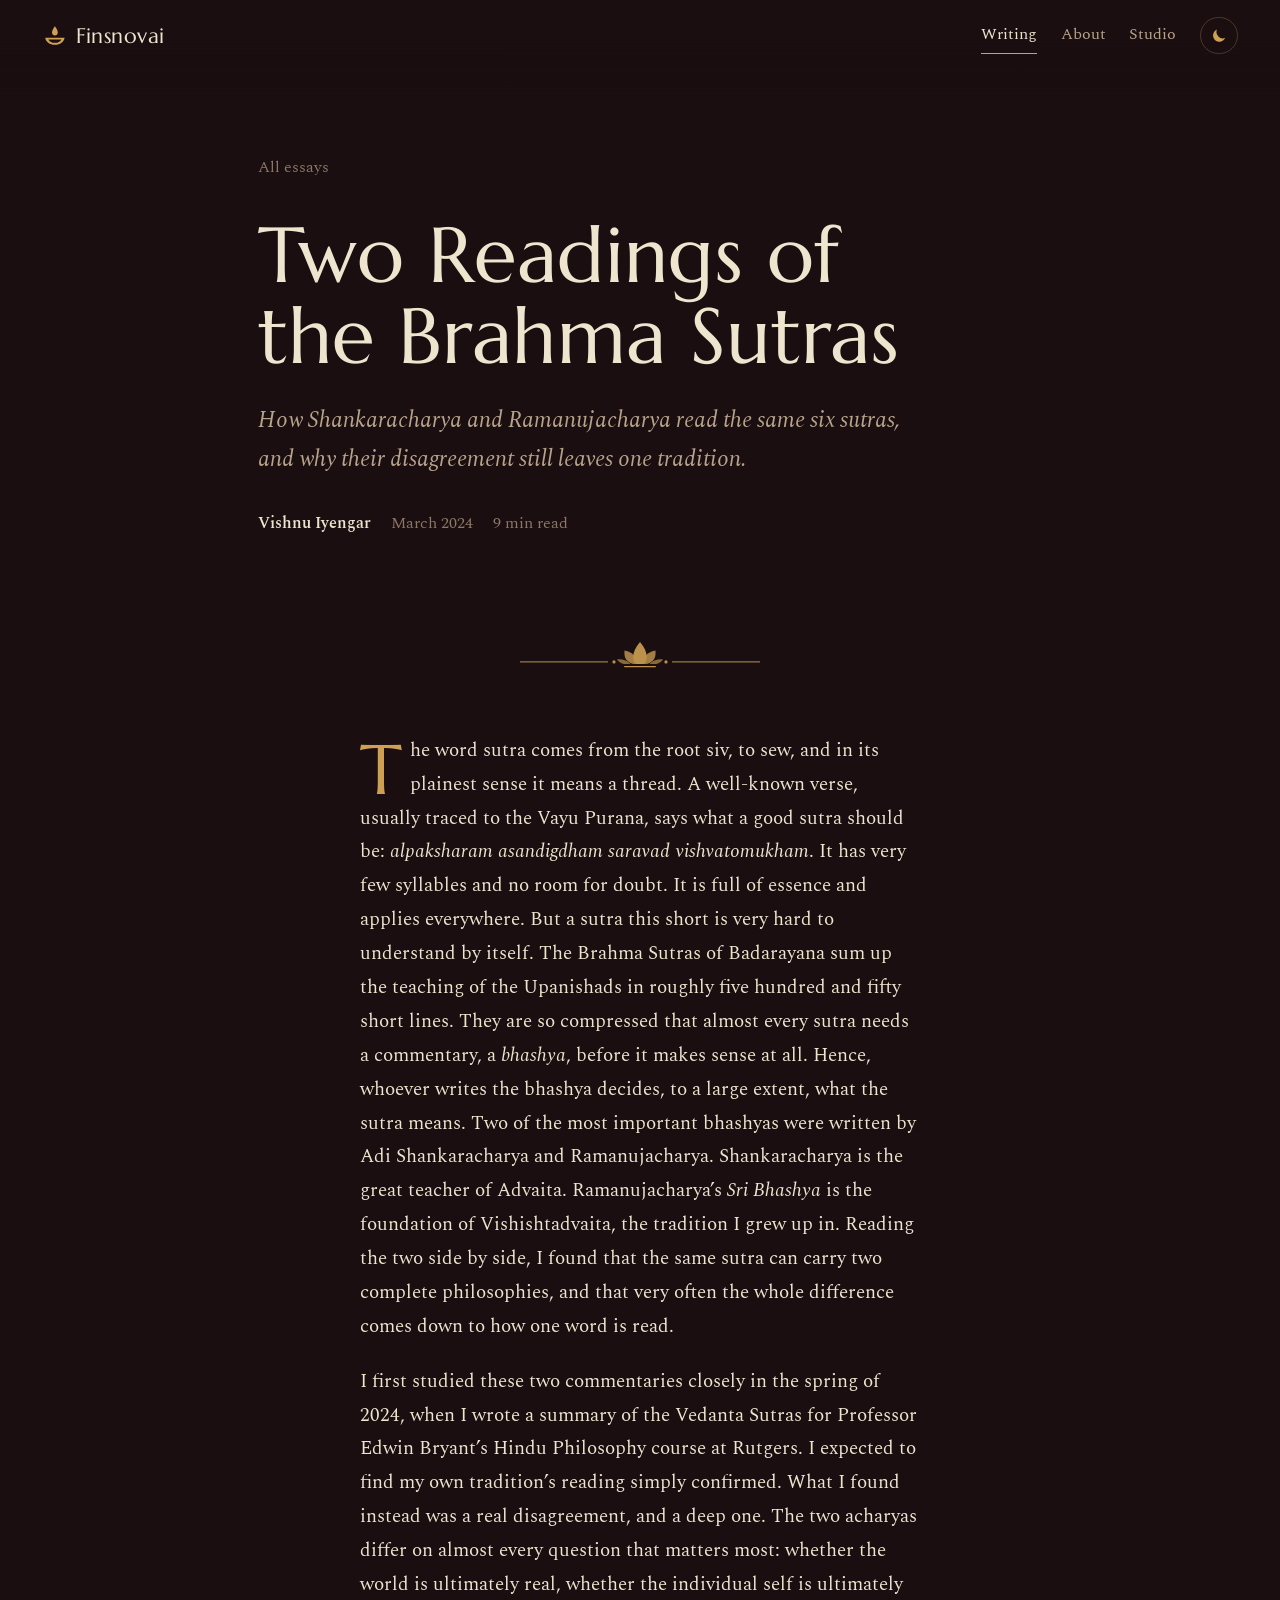
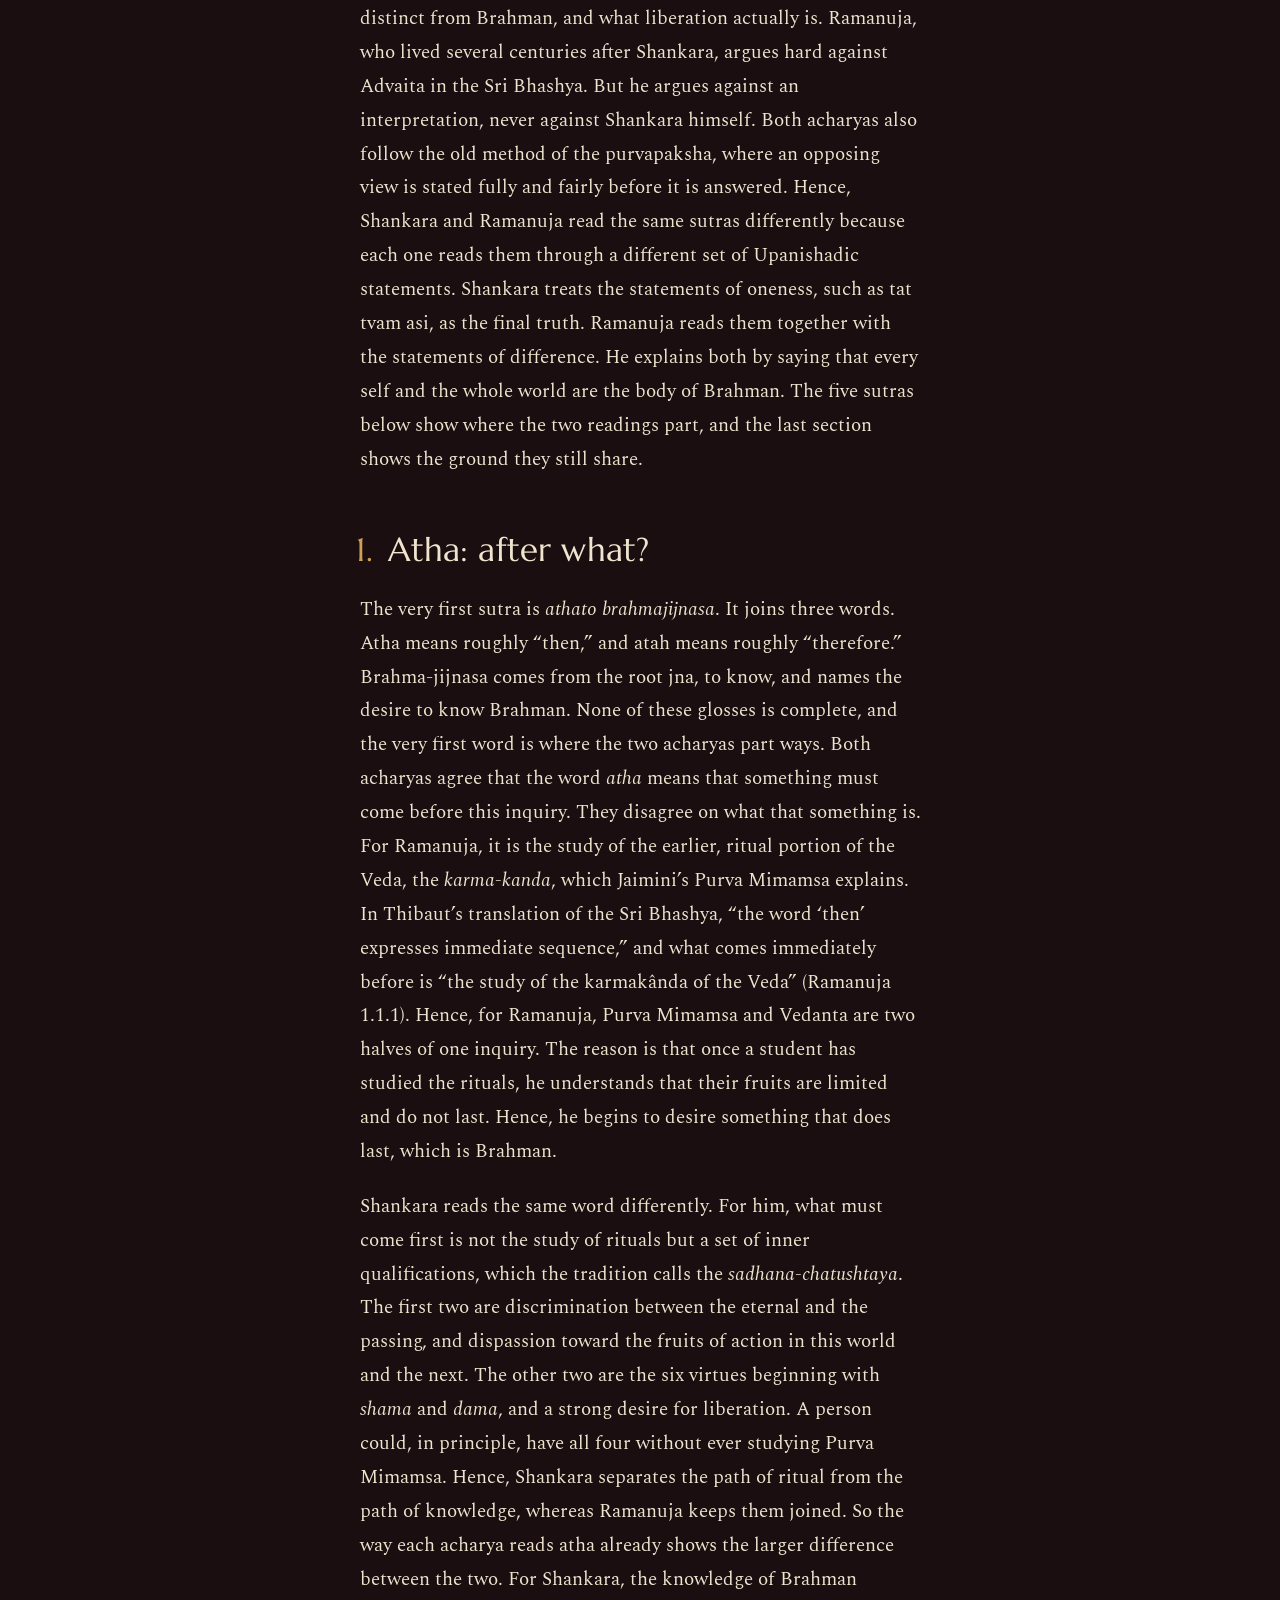
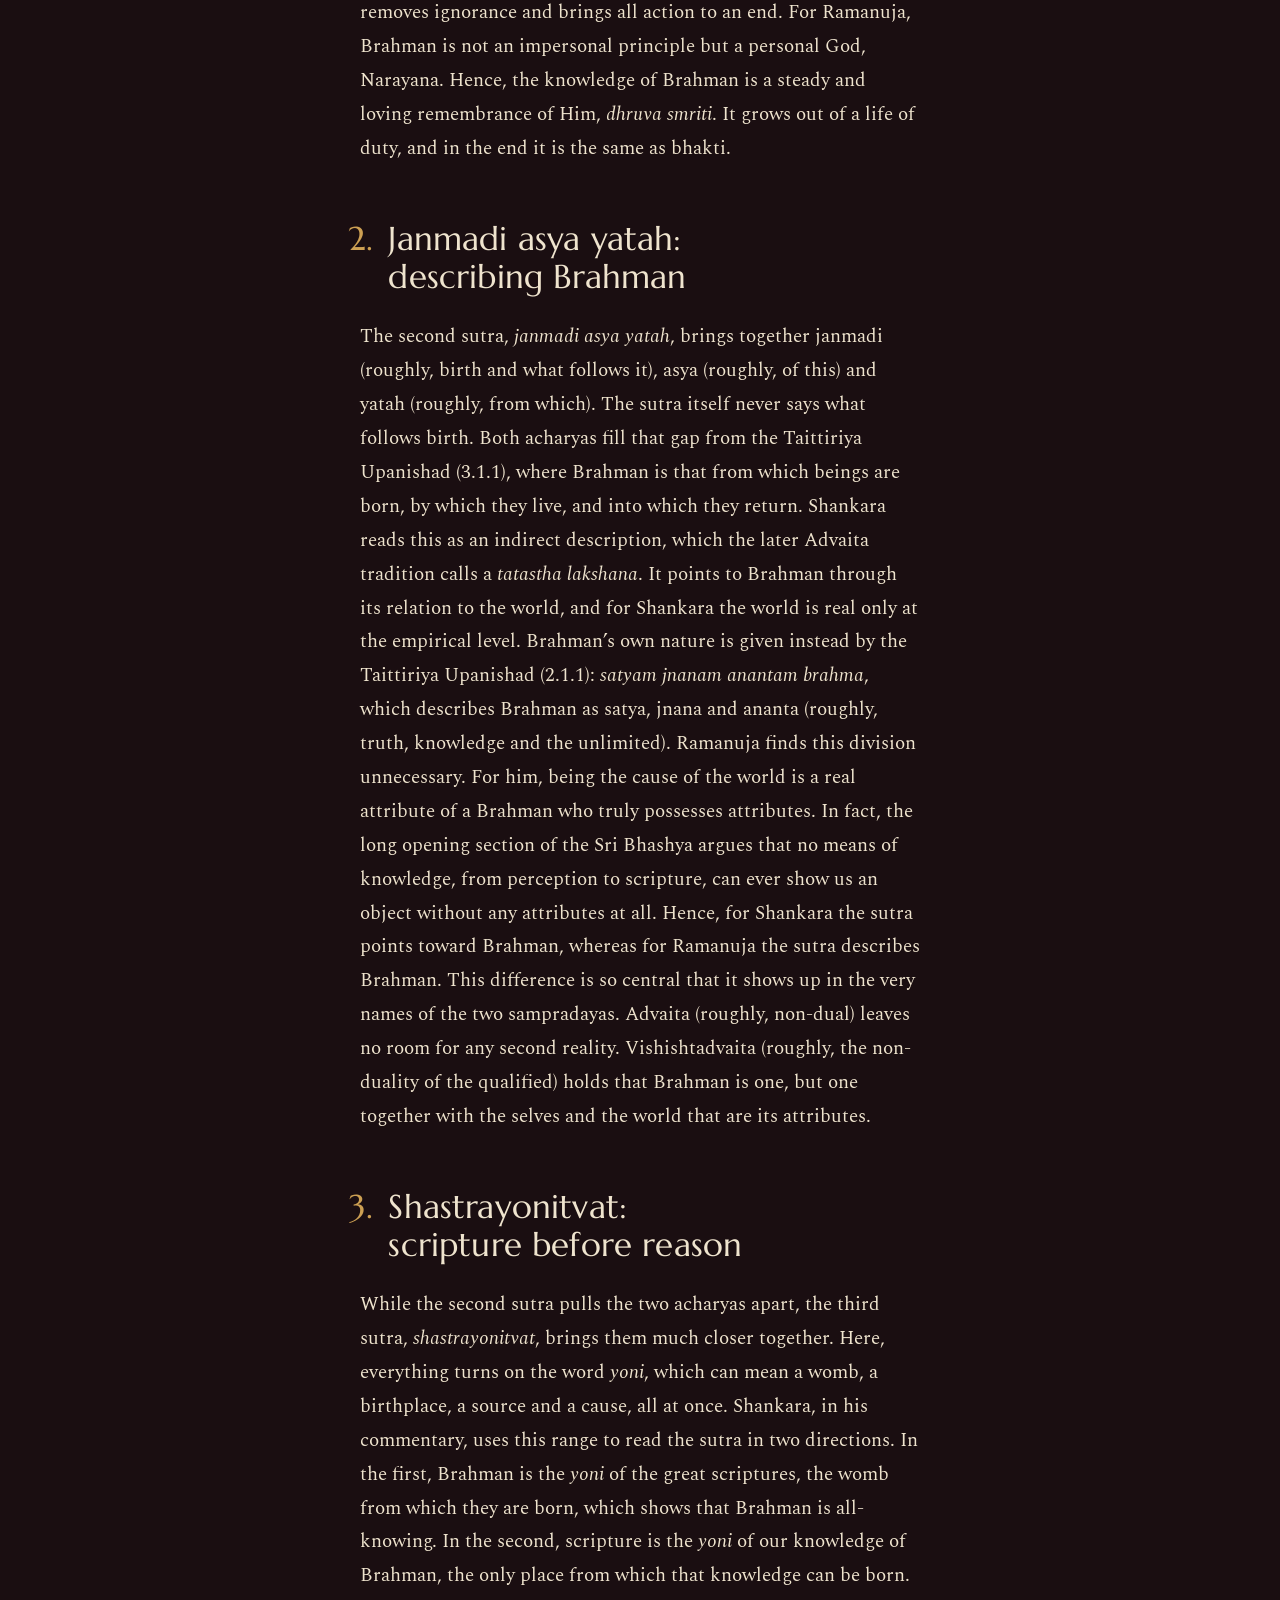
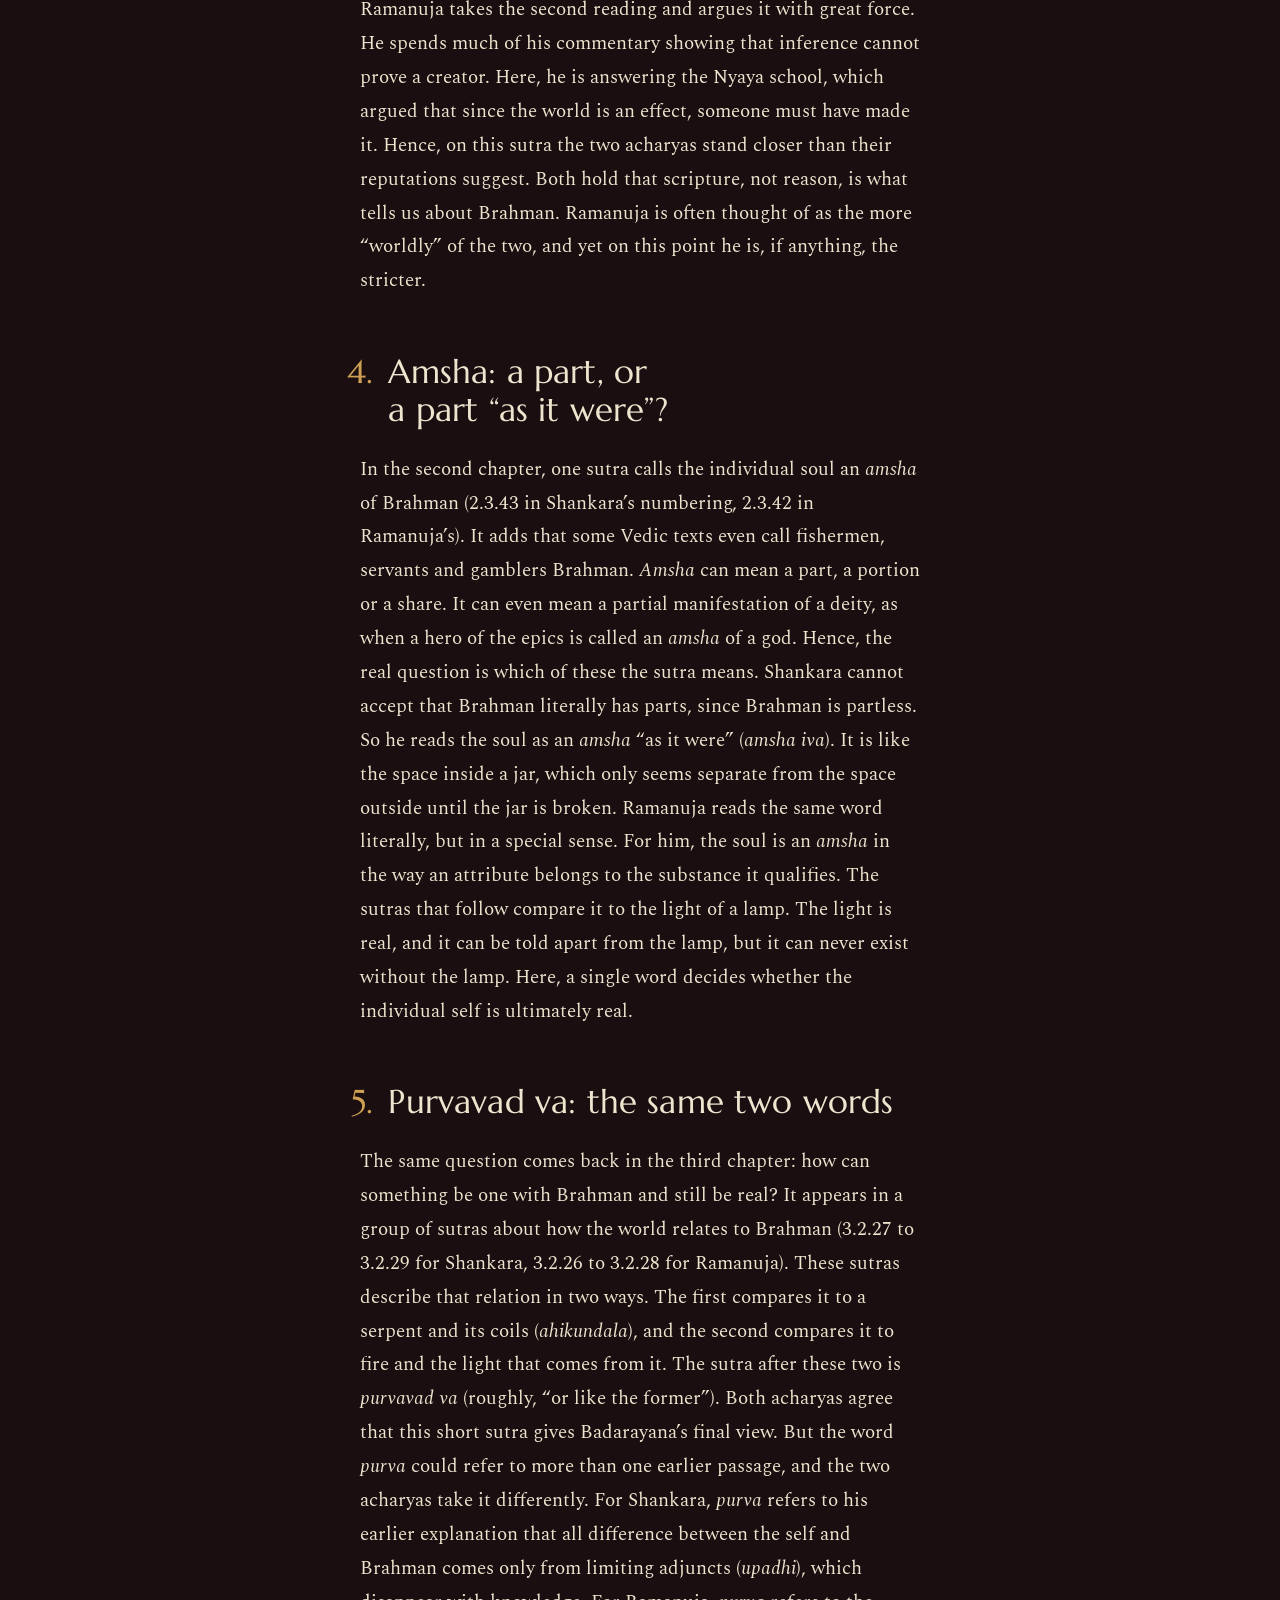
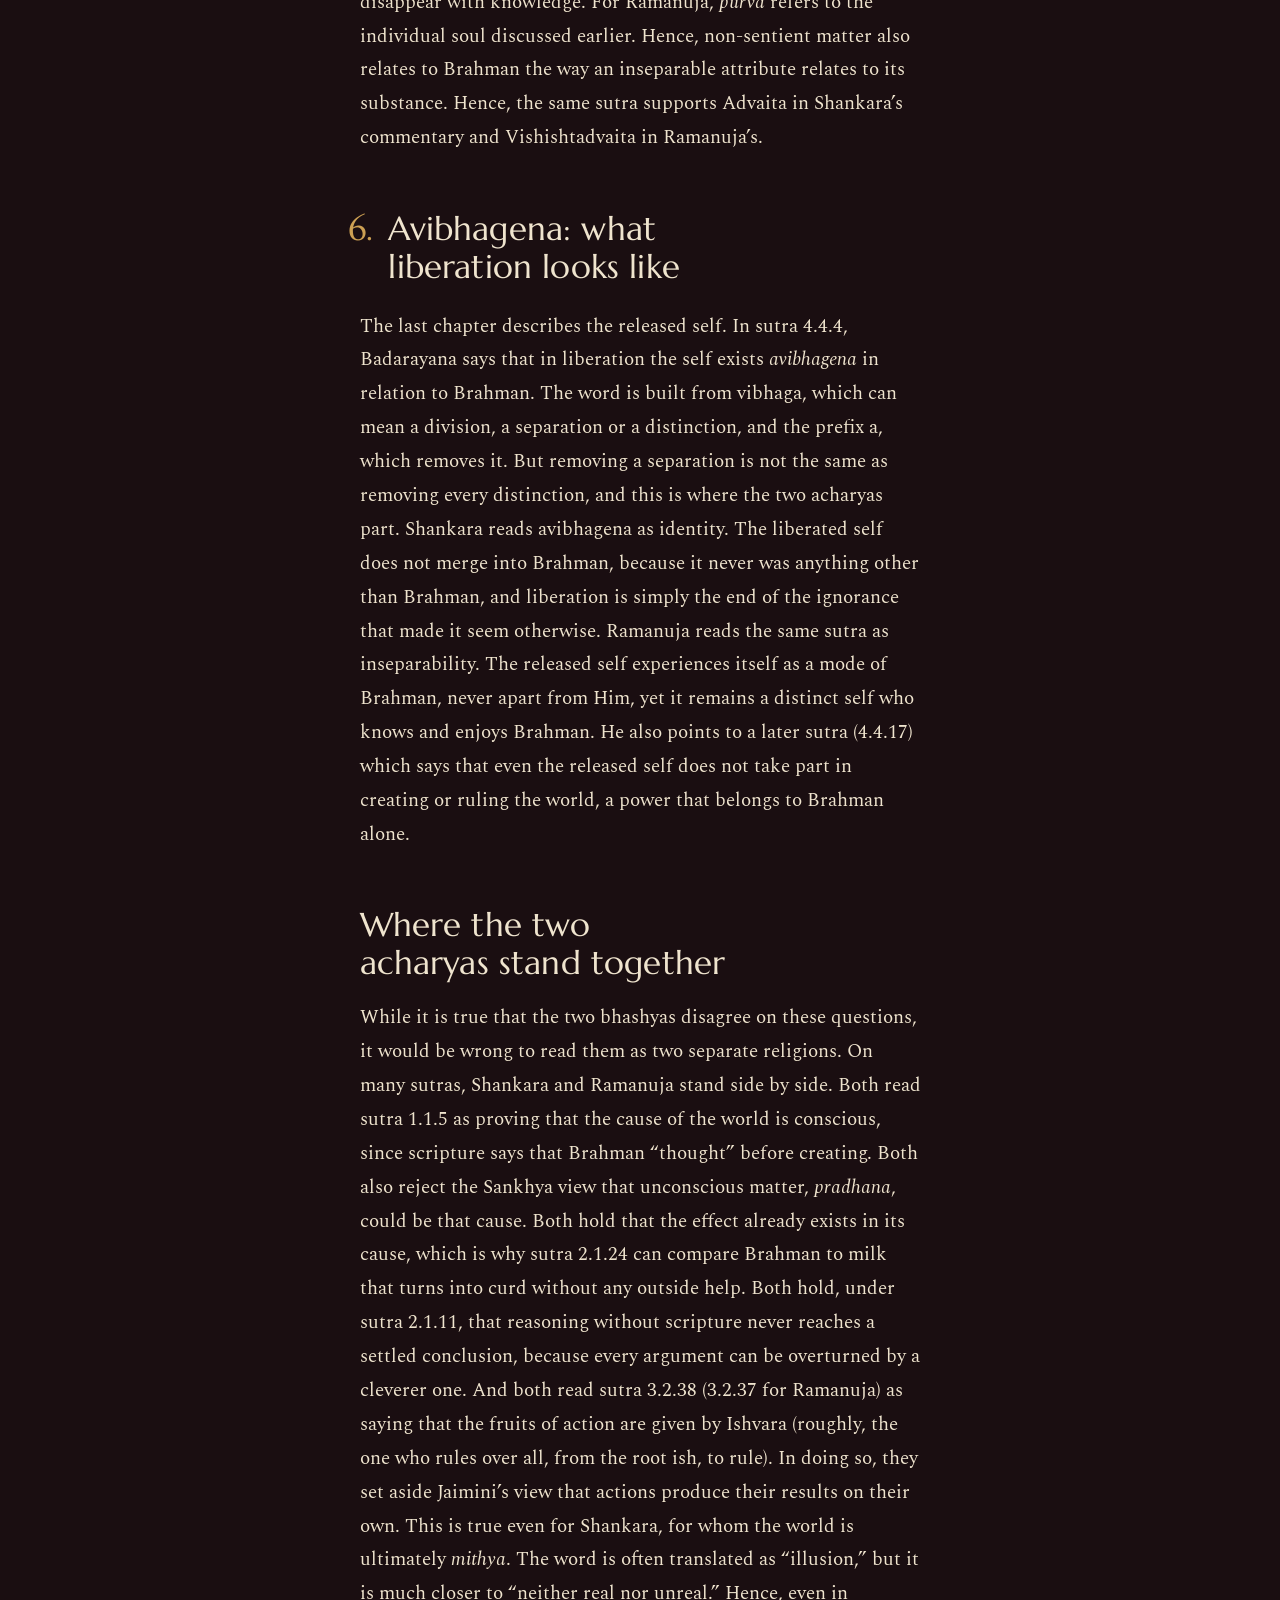
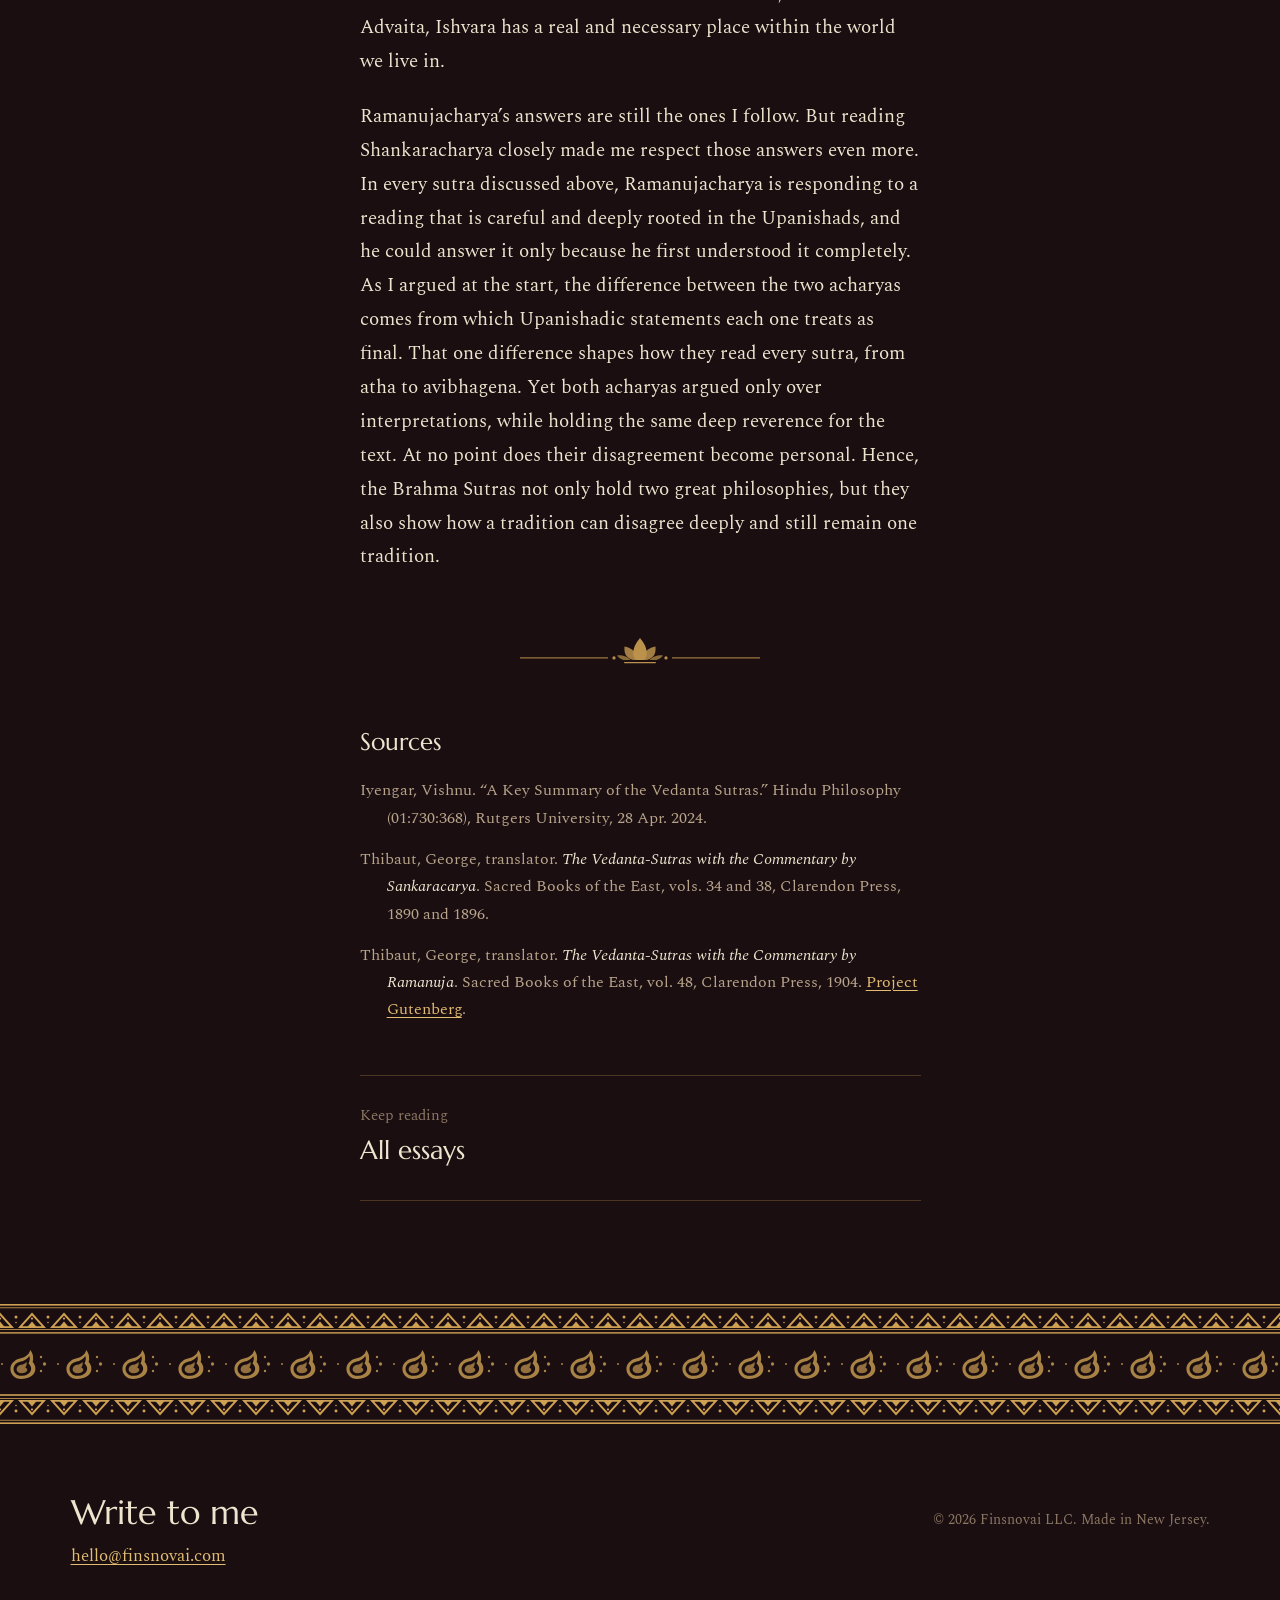
<file: writing/two-readings-of-the-brahma-sutras/index.html>
<!doctype html>
<html lang="en" data-theme="dark">
<head>
<meta charset="utf-8">
<meta name="viewport" content="width=device-width, initial-scale=1">
<title>Two Readings of the Brahma Sutras · Vishnu Iyengar</title>
<meta name="description" content="How Shankaracharya and Ramanujacharya read the same six sutras, and why their disagreement still leaves one tradition.">
<meta name="author" content="Vishnu Iyengar">
<meta name="theme-color" content="#1A0E11">
<link rel="icon" href="../../assets/favicon.svg" type="image/svg+xml">
<meta property="og:title" content="Two Readings of the Brahma Sutras">
<meta property="og:description" content="How Shankaracharya and Ramanujacharya read the same six sutras, and why their disagreement still leaves one tradition.">
<meta property="og:type" content="article">
<meta property="og:url" content="https://finsnovai.com/writing/two-readings-of-the-brahma-sutras/">
<meta property="article:author" content="Vishnu Iyengar">
<script>(function(){var t;try{t=localStorage.getItem("finsnovai-theme")}catch(e){}var r=document.documentElement;r.setAttribute("data-theme",t==="light"?"light":"dark");r.classList.add("js");})();</script>
<link rel="preconnect" href="https://fonts.googleapis.com">
<link rel="preconnect" href="https://fonts.gstatic.com" crossorigin>
<link href="https://fonts.googleapis.com/css2?family=Marcellus&family=Spectral:ital,wght@0,400;0,600;1,400&family=Tiro+Devanagari+Sanskrit&display=swap" rel="stylesheet">
<link rel="stylesheet" href="../../assets/site.css">
</head>
<body>
<a class="skip" href="#main">Skip to content</a>
<div class="progress" data-progress aria-hidden="true"></div>

<header class="site-header">
  <div class="site-header__inner">
    <a class="brand" href="../../" aria-label="Finsnovai, home">
      <svg class="brand__mark" viewBox="0 0 32 32" aria-hidden="true"><path fill="currentColor" d="M16 3c2.6 3.3 3.9 6.1 3.9 8.4 0 2.4-1.7 4.1-3.9 4.1s-3.9-1.7-3.9-4.1C12.1 9.1 13.4 6.3 16 3z"/><path fill="currentColor" d="M3 18.5h26c-.6 5.6-5.9 9.5-13 9.5S3.6 24.1 3 18.5zm4.2 2.2c1.4 2.7 4.8 4.6 8.8 4.6s7.4-1.9 8.8-4.6H7.2z" fill-rule="evenodd"/></svg>
      <span class="brand__word">Finsnovai</span>
    </a>
    <nav class="site-nav" aria-label="Main">
      <a href="../" aria-current="page">Writing</a>
      <a href="../../#about">About</a>
      <a href="../../#studio">Studio</a>
      <button class="theme-toggle" type="button" data-theme-toggle aria-label="Switch to light mode">
        <svg class="icon-moon" viewBox="0 0 24 24" aria-hidden="true"><path fill="currentColor" d="M20.5 14.6A8.5 8.5 0 0 1 9.4 3.5a8.5 8.5 0 1 0 11.1 11.1z"/></svg>
        <svg class="icon-sun" viewBox="0 0 24 24" aria-hidden="true"><circle cx="12" cy="12" r="4.2" fill="currentColor"/><g stroke="currentColor" stroke-width="1.8" stroke-linecap="round"><path d="M12 2v2.5M12 19.5V22M2 12h2.5M19.5 12H22M4.9 4.9l1.8 1.8M17.3 17.3l1.8 1.8M4.9 19.1l1.8-1.8M17.3 6.7l1.8-1.8"/></g></svg>
      </button>
    </nav>
  </div>
</header>

<main id="main">
  <article data-article>
    <header class="article-head">
      <div class="wrap">
        <a class="crumb" href="../">All essays</a>
        <h1 data-reveal>Two Readings of the Brahma Sutras</h1>
        <p class="dek" data-reveal data-reveal-delay="120">How Shankaracharya and Ramanujacharya read the same six sutras, and why their disagreement still leaves one tradition.</p>
        <div class="byline" data-reveal data-reveal-delay="220"><strong>Vishnu Iyengar</strong><span>March 2024</span><span>9 min read</span></div>
      </div>
    </header>

    

    <div class="lotus" aria-hidden="true"></div>

    <div class="prose">
<p data-reveal>The word sutra comes from the root siv, to sew, and in its plainest sense it means a thread. A well-known verse, usually traced to the Vayu Purana, says what a good sutra should be: <em>alpaksharam asandigdham saravad vishvatomukham</em>. It has very few syllables and no room for doubt. It is full of essence and applies everywhere. But a sutra this short is very hard to understand by itself. The Brahma Sutras of Badarayana sum up the teaching of the Upanishads in roughly five hundred and fifty short lines. They are so compressed that almost every sutra needs a commentary, a <em>bhashya</em>, before it makes sense at all. Hence, whoever writes the bhashya decides, to a large extent, what the sutra means. Two of the most important bhashyas were written by Adi Shankaracharya and Ramanujacharya. Shankaracharya is the great teacher of Advaita. Ramanujacharya’s <em>Sri Bhashya</em> is the foundation of Vishishtadvaita, the tradition I grew up in. Reading the two side by side, I found that the same sutra can carry two complete philosophies, and that very often the whole difference comes down to how one word is read.</p>
<p data-reveal>I first studied these two commentaries closely in the spring of 2024, when I wrote a summary of the Vedanta Sutras for Professor Edwin Bryant’s Hindu Philosophy course at Rutgers. I expected to find my own tradition’s reading simply confirmed. What I found instead was a real disagreement, and a deep one. The two acharyas differ on almost every question that matters most: whether the world is ultimately real, whether the individual self is ultimately distinct from Brahman, and what liberation actually is. Ramanuja, who lived several centuries after Shankara, argues hard against Advaita in the Sri Bhashya. But he argues against an interpretation, never against Shankara himself. Both acharyas also follow the old method of the purvapaksha, where an opposing view is stated fully and fairly before it is answered. Hence, Shankara and Ramanuja read the same sutras differently because each one reads them through a different set of Upanishadic statements. Shankara treats the statements of oneness, such as tat tvam asi, as the final truth. Ramanuja reads them together with the statements of difference. He explains both by saying that every self and the whole world are the body of Brahman. The five sutras below show where the two readings part, and the last section shows the ground they still share.</p>
<h2 data-reveal><ol type="1">
<li>Atha: after what?</li>
</ol></h2>
<p data-reveal>The very first sutra is <em>athato brahmajijnasa</em>. It joins three words. Atha means roughly “then,” and atah means roughly “therefore.” Brahma-jijnasa comes from the root jna, to know, and names the desire to know Brahman. None of these glosses is complete, and the very first word is where the two acharyas part ways. Both acharyas agree that the word <em>atha</em> means that something must come before this inquiry. They disagree on what that something is. For Ramanuja, it is the study of the earlier, ritual portion of the Veda, the <em>karma-kanda</em>, which Jaimini’s Purva Mimamsa explains. In Thibaut’s translation of the Sri Bhashya, “the word ‘then’ expresses immediate sequence,” and what comes immediately before is “the study of the karmakânda of the Veda” (Ramanuja 1.1.1). Hence, for Ramanuja, Purva Mimamsa and Vedanta are two halves of one inquiry. The reason is that once a student has studied the rituals, he understands that their fruits are limited and do not last. Hence, he begins to desire something that does last, which is Brahman.</p>
<p data-reveal>Shankara reads the same word differently. For him, what must come first is not the study of rituals but a set of inner qualifications, which the tradition calls the <em>sadhana-chatushtaya</em>. The first two are discrimination between the eternal and the passing, and dispassion toward the fruits of action in this world and the next. The other two are the six virtues beginning with <em>shama</em> and <em>dama</em>, and a strong desire for liberation. A person could, in principle, have all four without ever studying Purva Mimamsa. Hence, Shankara separates the path of ritual from the path of knowledge, whereas Ramanuja keeps them joined. So the way each acharya reads atha already shows the larger difference between the two. For Shankara, the knowledge of Brahman removes ignorance and brings all action to an end. For Ramanuja, Brahman is not an impersonal principle but a personal God, Narayana. Hence, the knowledge of Brahman is a steady and loving remembrance of Him, <em>dhruva smriti</em>. It grows out of a life of duty, and in the end it is the same as bhakti.</p>
<h2 data-reveal><ol start="2" type="1">
<li>Janmadi asya yatah: describing Brahman</li>
</ol></h2>
<p data-reveal>The second sutra, <em>janmadi asya yatah</em>, brings together janmadi (roughly, birth and what follows it), asya (roughly, of this) and yatah (roughly, from which). The sutra itself never says what follows birth. Both acharyas fill that gap from the Taittiriya Upanishad (3.1.1), where Brahman is that from which beings are born, by which they live, and into which they return. Shankara reads this as an indirect description, which the later Advaita tradition calls a <em>tatastha lakshana</em>. It points to Brahman through its relation to the world, and for Shankara the world is real only at the empirical level. Brahman’s own nature is given instead by the Taittiriya Upanishad (2.1.1): <em>satyam jnanam anantam brahma</em>, which describes Brahman as satya, jnana and ananta (roughly, truth, knowledge and the unlimited). Ramanuja finds this division unnecessary. For him, being the cause of the world is a real attribute of a Brahman who truly possesses attributes. In fact, the long opening section of the Sri Bhashya argues that no means of knowledge, from perception to scripture, can ever show us an object without any attributes at all. Hence, for Shankara the sutra points toward Brahman, whereas for Ramanuja the sutra describes Brahman. This difference is so central that it shows up in the very names of the two sampradayas. Advaita (roughly, non-dual) leaves no room for any second reality. Vishishtadvaita (roughly, the non-duality of the qualified) holds that Brahman is one, but one together with the selves and the world that are its attributes.</p>
<h2 data-reveal><ol start="3" type="1">
<li>Shastrayonitvat: scripture before reason</li>
</ol></h2>
<p data-reveal>While the second sutra pulls the two acharyas apart, the third sutra, <em>shastrayonitvat</em>, brings them much closer together. Here, everything turns on the word <em>yoni</em>, which can mean a womb, a birthplace, a source and a cause, all at once. Shankara, in his commentary, uses this range to read the sutra in two directions. In the first, Brahman is the <em>yoni</em> of the great scriptures, the womb from which they are born, which shows that Brahman is all-knowing. In the second, scripture is the <em>yoni</em> of our knowledge of Brahman, the only place from which that knowledge can be born. Ramanuja takes the second reading and argues it with great force. He spends much of his commentary showing that inference cannot prove a creator. Here, he is answering the Nyaya school, which argued that since the world is an effect, someone must have made it. Hence, on this sutra the two acharyas stand closer than their reputations suggest. Both hold that scripture, not reason, is what tells us about Brahman. Ramanuja is often thought of as the more “worldly” of the two, and yet on this point he is, if anything, the stricter.</p>
<h2 data-reveal><ol start="4" type="1">
<li>Amsha: a part, or a part “as it were”?</li>
</ol></h2>
<p data-reveal>In the second chapter, one sutra calls the individual soul an <em>amsha</em> of Brahman (2.3.43 in Shankara’s numbering, 2.3.42 in Ramanuja’s). It adds that some Vedic texts even call fishermen, servants and gamblers Brahman. <em>Amsha</em> can mean a part, a portion or a share. It can even mean a partial manifestation of a deity, as when a hero of the epics is called an <em>amsha</em> of a god. Hence, the real question is which of these the sutra means. Shankara cannot accept that Brahman literally has parts, since Brahman is partless. So he reads the soul as an <em>amsha</em> “as it were” (<em>amsha iva</em>). It is like the space inside a jar, which only seems separate from the space outside until the jar is broken. Ramanuja reads the same word literally, but in a special sense. For him, the soul is an <em>amsha</em> in the way an attribute belongs to the substance it qualifies. The sutras that follow compare it to the light of a lamp. The light is real, and it can be told apart from the lamp, but it can never exist without the lamp. Here, a single word decides whether the individual self is ultimately real.</p>
<h2 data-reveal><ol start="5" type="1">
<li>Purvavad va: the same two words</li>
</ol></h2>
<p data-reveal>The same question comes back in the third chapter: how can something be one with Brahman and still be real? It appears in a group of sutras about how the world relates to Brahman (3.2.27 to 3.2.29 for Shankara, 3.2.26 to 3.2.28 for Ramanuja). These sutras describe that relation in two ways. The first compares it to a serpent and its coils (<em>ahikundala</em>), and the second compares it to fire and the light that comes from it. The sutra after these two is <em>purvavad va</em> (roughly, “or like the former”). Both acharyas agree that this short sutra gives Badarayana’s final view. But the word <em>purva</em> could refer to more than one earlier passage, and the two acharyas take it differently. For Shankara, <em>purva</em> refers to his earlier explanation that all difference between the self and Brahman comes only from limiting adjuncts (<em>upadhi</em>), which disappear with knowledge. For Ramanuja, <em>purva</em> refers to the individual soul discussed earlier. Hence, non-sentient matter also relates to Brahman the way an inseparable attribute relates to its substance. Hence, the same sutra supports Advaita in Shankara’s commentary and Vishishtadvaita in Ramanuja’s.</p>
<h2 data-reveal><ol start="6" type="1">
<li>Avibhagena: what liberation looks like</li>
</ol></h2>
<p data-reveal>The last chapter describes the released self. In sutra 4.4.4, Badarayana says that in liberation the self exists <em>avibhagena</em> in relation to Brahman. The word is built from vibhaga, which can mean a division, a separation or a distinction, and the prefix a, which removes it. But removing a separation is not the same as removing every distinction, and this is where the two acharyas part. Shankara reads avibhagena as identity. The liberated self does not merge into Brahman, because it never was anything other than Brahman, and liberation is simply the end of the ignorance that made it seem otherwise. Ramanuja reads the same sutra as inseparability. The released self experiences itself as a mode of Brahman, never apart from Him, yet it remains a distinct self who knows and enjoys Brahman. He also points to a later sutra (4.4.17) which says that even the released self does not take part in creating or ruling the world, a power that belongs to Brahman alone.</p>
<h2 data-reveal>Where the two acharyas stand together</h2>
<p data-reveal>While it is true that the two bhashyas disagree on these questions, it would be wrong to read them as two separate religions. On many sutras, Shankara and Ramanuja stand side by side. Both read sutra 1.1.5 as proving that the cause of the world is conscious, since scripture says that Brahman “thought” before creating. Both also reject the Sankhya view that unconscious matter, <em>pradhana</em>, could be that cause. Both hold that the effect already exists in its cause, which is why sutra 2.1.24 can compare Brahman to milk that turns into curd without any outside help. Both hold, under sutra 2.1.11, that reasoning without scripture never reaches a settled conclusion, because every argument can be overturned by a cleverer one. And both read sutra 3.2.38 (3.2.37 for Ramanuja) as saying that the fruits of action are given by Ishvara (roughly, the one who rules over all, from the root ish, to rule). In doing so, they set aside Jaimini’s view that actions produce their results on their own. This is true even for Shankara, for whom the world is ultimately <em>mithya</em>. The word is often translated as “illusion,” but it is much closer to “neither real nor unreal.” Hence, even in Advaita, Ishvara has a real and necessary place within the world we live in.</p>
<p data-reveal>Ramanujacharya’s answers are still the ones I follow. But reading Shankaracharya closely made me respect those answers even more. In every sutra discussed above, Ramanujacharya is responding to a reading that is careful and deeply rooted in the Upanishads, and he could answer it only because he first understood it completely. As I argued at the start, the difference between the two acharyas comes from which Upanishadic statements each one treats as final. That one difference shapes how they read every sutra, from atha to avibhagena. Yet both acharyas argued only over interpretations, while holding the same deep reverence for the text. At no point does their disagreement become personal. Hence, the Brahma Sutras not only hold two great philosophies, but they also show how a tradition can disagree deeply and still remain one tradition.</p>
    </div>

    <div class="lotus" aria-hidden="true"></div>

    <section class="endmatter" aria-label="Sources and credits">
      <h2>Sources</h2><ol><li>Iyengar, Vishnu. “A Key Summary of the Vedanta Sutras.” Hindu Philosophy (01:730:368), Rutgers University, 28 Apr. 2024.</li><li>Thibaut, George, translator. <em>The Vedanta-Sutras with the Commentary by Sankaracarya</em>. Sacred Books of the East, vols. 34 and 38, Clarendon Press, 1890 and 1896.</li><li>Thibaut, George, translator. <em>The Vedanta-Sutras with the Commentary by Ramanuja</em>. Sacred Books of the East, vol. 48, Clarendon Press, 1904. <a href="https://www.gutenberg.org/cache/epub/7297/pg7297.html">Project Gutenberg</a>.</li></ol>
    </section>
  </article>

  <nav class="next" aria-label="More writing">
    <a href="../"><span>Keep reading</span><strong>All essays</strong></a>
  </nav>
</main>

<footer class="site-footer" style="margin-top:5rem">
  <div class="pallu" data-weave aria-hidden="true">
    <span class="zari zari--temple"></span>
    <span class="zari zari--mango"></span>
    <span class="zari zari--temple is-flipped"></span>
  </div>
  <div class="wrap site-footer__inner">
    <div>
      <h2>Write to me</h2>
      <a href="mailto:hello@finsnovai.com">hello@finsnovai.com</a>
    </div>
    <small>© 2026 Finsnovai LLC. Made in New Jersey.</small>
  </div>
</footer>

<script src="../../assets/site.js" defer></script>
</body>
</html>
</file>
<file: assets/site.css>
/* Finsnovai site styles
   Dark mode is the default. Light mode is set with data-theme="light" on <html>.
   The zari (gold) borders are SVG tiles used as masks, so they always take the
   theme's gold colour and keep a transparent background. */

:root,
:root[data-theme="dark"] {
  --bg: #1A0E11;          /* arakku night: deep lac-maroon, almost black */
  --bg-2: #241418;        /* raised surfaces */
  --bg-3: #2F1B20;
  --text: #EFE4CE;        /* lamp ivory */
  --muted: #B8A48A;
  --faint: #8C7864;
  --zari: #CDA053;        /* zari gold */
  --zari-strong: #E2BC72;
  --zari-faint: rgba(205, 160, 83, 0.22);
  --rule: rgba(205, 160, 83, 0.28);
  --peacock: #6FB3A9;     /* used only for focus rings */
  --glow: rgba(226, 150, 70, 0.10);
  --shadow: 0 30px 60px -30px rgba(0, 0, 0, 0.6);
  color-scheme: dark;
}

:root[data-theme="light"] {
  --bg: #F4EEDF;          /* kora silk */
  --bg-2: #EBE1CB;
  --bg-3: #E2D4B6;
  --text: #2A1614;
  --muted: #6B5243;
  --faint: #8D7563;
  --zari: #8C6420;
  --zari-strong: #6F4D12;
  --zari-faint: rgba(140, 100, 32, 0.18);
  --rule: rgba(140, 100, 32, 0.30);
  --peacock: #1F6F66;
  --glow: rgba(180, 120, 40, 0.10);
  --shadow: 0 30px 60px -34px rgba(60, 30, 10, 0.35);
  color-scheme: light;
}

:root {
  --serif: "Spectral", "Iowan Old Style", Georgia, serif;
  --display: "Marcellus", "Spectral", Georgia, serif;
  --deva: "Tiro Devanagari Sanskrit", "Noto Serif Devanagari", serif;
  --measure: 38rem;
  --wide: 72rem;
  --gutter: clamp(1rem, 4vw, 2.5rem);
  --ease: cubic-bezier(.2, .7, .2, 1);
}

*, *::before, *::after { box-sizing: border-box; }

html {
  font-size: 106.25%; /* 17px */
  -webkit-text-size-adjust: 100%;
  scroll-behavior: smooth;
}

body {
  margin: 0;
  background: var(--bg);
  color: var(--text);
  font-family: var(--serif);
  font-size: 1rem;
  line-height: 1.7;
  font-kerning: normal;
  font-variant-ligatures: common-ligatures;
  text-rendering: optimizeLegibility;
  -webkit-font-smoothing: antialiased;
  transition: background-color .4s var(--ease), color .4s var(--ease);
}

img { max-width: 100%; height: auto; display: block; }

a { color: var(--zari-strong); text-decoration-thickness: 1px; text-underline-offset: .18em; }
a:hover { color: var(--text); }
:focus-visible { outline: 2px solid var(--peacock); outline-offset: 3px; border-radius: 4px; }

.skip { position: absolute; left: -999px; top: 0; }
.skip:focus { left: 1rem; top: 1rem; z-index: 100; background: var(--bg-2); padding: .5rem 1rem; }

::selection { background: var(--zari); color: var(--bg); }

/* ---------- Zari ornaments ---------- */

.zari {
  display: block;
  width: 100%;
  background-color: var(--zari);
  -webkit-mask-repeat: repeat-x;
          mask-repeat: repeat-x;
  -webkit-mask-position: center;
          mask-position: center;
}
.zari--temple {
  height: 30px;
  -webkit-mask-image: url("ornaments/temple-border.svg");
          mask-image: url("ornaments/temple-border.svg");
  -webkit-mask-size: 32px 30px;
          mask-size: 32px 30px;
}
.zari--temple.is-flipped { transform: scaleY(-1); }
.zari--mango {
  height: 40px;
  -webkit-mask-image: url("ornaments/mango-border.svg");
          mask-image: url("ornaments/mango-border.svg");
  -webkit-mask-size: 56px 40px;
          mask-size: 56px 40px;
}
.zari--line { height: 1px; background: var(--rule); -webkit-mask: none; mask: none; }

/* The full saree border: double line, temple row, mango row, inverted temple row. */
.pallu {
  display: grid;
  gap: 10px;
  padding: 18px 0;
  color: var(--zari);
}
.pallu .zari--mango { opacity: .8; }

.lotus {
  width: 240px;
  height: 36px;
  margin: 3.5rem auto;
  background-color: var(--zari);
  -webkit-mask: url("ornaments/lotus-divider.svg") center / contain no-repeat;
          mask: url("ornaments/lotus-divider.svg") center / contain no-repeat;
  opacity: .9;
}

/* ---------- Header ---------- */

.site-header {
  position: fixed;
  inset: 0 0 auto 0;
  z-index: 50;
  padding: 1rem var(--gutter) 2.2rem;
  /* The header fades into the page instead of ending on a hard edge. */
  background: linear-gradient(to bottom, var(--bg) 0%, var(--bg) 45%, transparent 100%);
  pointer-events: none;
}
.site-header__inner {
  max-width: var(--wide);
  margin: 0 auto;
  display: flex;
  align-items: center;
  gap: 1.5rem;
  pointer-events: auto;
}
.brand {
  display: inline-flex;
  align-items: baseline;
  gap: .55rem;
  color: var(--text);
  text-decoration: none;
  font-family: var(--display);
  font-size: 1.25rem;
  letter-spacing: .02em;
}
.brand__mark {
  width: 1.4rem;
  height: 1.4rem;
  align-self: center;
  color: var(--zari);
}
.site-nav { margin-left: auto; display: flex; align-items: center; gap: 1.4rem; }
.site-nav a {
  color: var(--muted);
  text-decoration: none;
  font-size: .95rem;
  padding: .25rem 0;
  border-bottom: 1px solid transparent;
  transition: color .2s, border-color .2s;
}
.site-nav a:hover, .site-nav a[aria-current="page"] { color: var(--text); border-bottom-color: var(--zari); }

.theme-toggle {
  width: 2.2rem;
  height: 2.2rem;
  display: inline-grid;
  place-items: center;
  border-radius: 50%;
  border: 1px solid var(--rule);
  background: transparent;
  color: var(--zari);
  cursor: pointer;
  transition: border-color .2s, background-color .2s;
}
.theme-toggle:hover { border-color: var(--zari); background: var(--zari-faint); }
.theme-toggle svg { width: 1.05rem; height: 1.05rem; }
.theme-toggle .icon-sun { display: none; }
:root[data-theme="light"] .theme-toggle .icon-sun { display: block; }
:root[data-theme="light"] .theme-toggle .icon-moon { display: none; }

@media (max-width: 560px) {
  .site-nav { gap: 1rem; }
  .site-nav a { font-size: .9rem; }
  .brand__word { display: none; }
}

/* ---------- Layout ---------- */

main { display: block; }
.wrap { max-width: var(--wide); margin: 0 auto; padding: 0 var(--gutter); }
.measure { max-width: var(--measure); }

h1, h2, h3 {
  font-family: var(--display);
  font-weight: 400;
  line-height: 1.15;
  letter-spacing: .005em;
  margin: 0;
  text-wrap: balance;
}
h2 { font-size: clamp(1.7rem, 3.4vw, 2.3rem); }
h3 { font-size: 1.35rem; }
p { margin: 0 0 1.1em; }

.section { padding: clamp(4.5rem, 10vw, 7.5rem) 0; }
.section__head { display: flex; align-items: baseline; justify-content: space-between; gap: 1rem; margin-bottom: 2.4rem; }
.section__head p { color: var(--muted); margin: 0; }

/* ---------- Hero ---------- */

.hero {
  position: relative;
  min-height: 100svh;
  display: grid;
  align-content: end;
  padding: 6.5rem 0 0;
  overflow: hidden;
}
.hero::before {
  /* A soft lamp glow behind the headline. */
  content: "";
  position: absolute;
  inset: -20% -10% auto auto;
  width: 70vmax;
  height: 70vmax;
  background: radial-gradient(closest-side, var(--glow), transparent 70%);
  pointer-events: none;
}
.hero__inner { position: relative; width: 100%; padding-bottom: clamp(2.5rem, 6vh, 4rem); will-change: opacity, transform; }
.hero__sloka {
  font-family: var(--deva);
  color: var(--zari);
  font-size: clamp(1.25rem, 2.4vw, 1.6rem);
  margin: 0 0 .3rem;
}
.hero__gloss { color: var(--faint); font-size: .92rem; font-style: italic; margin: 0 0 1.8rem; }
.hero h1 {
  font-size: clamp(2.5rem, 6.2vw, 4.9rem);
  line-height: 1.05;
  max-width: 16ch;
  letter-spacing: -.005em;
}
.hero__lede {
  max-width: 34rem;
  margin: 1.5rem 0 2rem;
  font-size: clamp(1.05rem, 1.6vw, 1.2rem);
  color: var(--muted);
}
.actions { display: flex; flex-wrap: wrap; gap: .8rem 1.4rem; align-items: center; }
.btn {
  display: inline-flex;
  align-items: center;
  gap: .6rem;
  padding: .8rem 1.4rem;
  border-radius: 999px;
  background: var(--zari);
  color: var(--bg);
  font-weight: 600;
  text-decoration: none;
  transition: background-color .2s, transform .2s;
}
.btn:hover { background: var(--zari-strong); color: var(--bg); }
.btn:active { transform: translateY(1px); }
.link-quiet { color: var(--text); text-decoration: none; border-bottom: 1px solid var(--rule); padding-bottom: .1rem; }
.link-quiet:hover { border-bottom-color: var(--zari); }

/* The saree border weaves itself in once, from the centre outward. */
.js .pallu[data-weave] .zari { clip-path: inset(0 50% 0 50%); transition: clip-path 1.6s var(--ease); }
.js .pallu[data-weave] .zari:nth-child(2) { transition-delay: .12s; }
.js .pallu[data-weave] .zari:nth-child(3) { transition-delay: .24s; }
.js .pallu[data-weave].is-in .zari { clip-path: inset(0 0 0 0); }

/* ---------- Reveal on scroll ---------- */

.js [data-reveal] {
  opacity: 0;
  filter: blur(8px);
  transform: translateY(14px);
  transition: opacity 1.1s var(--ease), filter 1.1s var(--ease), transform 1.1s var(--ease);
}
.js [data-reveal].is-in { opacity: 1; filter: blur(0); transform: none; }

@media (prefers-reduced-motion: reduce) {
  html { scroll-behavior: auto; }
  .js [data-reveal] { opacity: 1; filter: none; transform: none; transition: none; }
  .js .pallu[data-weave] .zari { clip-path: none; transition: none; }
  .hero__inner { transform: none !important; opacity: 1 !important; }
}

/* ---------- Writing list ---------- */

.feature {
  display: grid;
  grid-template-columns: minmax(0, 1.15fr) minmax(0, 1fr);
  gap: clamp(1.5rem, 4vw, 3.5rem);
  align-items: center;
  text-decoration: none;
  color: inherit;
}
.feature__media {
  position: relative;
  border-radius: 6px;
  overflow: hidden;
  box-shadow: var(--shadow);
}
.feature__media img { aspect-ratio: 4 / 3; object-fit: cover; width: 100%; transition: transform 1.2s var(--ease); }
.feature:hover .feature__media img { transform: scale(1.03); }
.feature__media::after {
  content: "";
  position: absolute;
  inset: 10px;
  border: 1px solid rgba(239, 228, 206, .35);
  border-radius: 3px;
  pointer-events: none;
}
.feature h3 { font-size: clamp(1.8rem, 3.6vw, 2.6rem); line-height: 1.1; margin: .6rem 0 1rem; }
.feature p { color: var(--muted); }
.feature:hover h3 { color: var(--zari-strong); }

.meta { color: var(--faint); font-size: .9rem; display: flex; flex-wrap: wrap; gap: .3rem 1.1rem; }

.entries { list-style: none; margin: 3.5rem 0 0; padding: 0; border-top: 1px solid var(--rule); }
.entry a {
  display: grid;
  grid-template-columns: minmax(0, 1fr) auto;
  gap: .4rem 2rem;
  padding: 1.6rem 0;
  border-bottom: 1px solid var(--rule);
  color: inherit;
  text-decoration: none;
}
.entry h3 { font-size: clamp(1.3rem, 2.4vw, 1.6rem); transition: color .2s; }
.entry p { grid-column: 1; margin: 0; color: var(--muted); max-width: 42rem; }
.entry .meta { grid-column: 2; grid-row: 1 / span 2; align-self: start; text-align: right; display: block; white-space: nowrap; }
.entry a:hover h3 { color: var(--zari-strong); }
.entry--soon a { pointer-events: none; }
.entry--soon h3 { color: var(--muted); }

@media (max-width: 760px) {
  .feature { grid-template-columns: 1fr; }
  .entry a { grid-template-columns: 1fr; }
  .entry .meta { grid-column: 1; grid-row: auto; text-align: left; }
}

/* ---------- About ---------- */

.about {
  display: grid;
  grid-template-columns: minmax(0, 20rem) minmax(0, 1fr);
  gap: clamp(2rem, 6vw, 5rem);
  align-items: start;
}
.portrait {
  position: relative;
  padding: 14px;
  border: 1px solid var(--rule);
  border-radius: 4px;
}
.portrait__frame {
  aspect-ratio: 4 / 5;
  border-radius: 2px;
  overflow: hidden;
  background: var(--bg-2);
  display: grid;
  place-items: center;
  color: var(--faint);
  font-size: .9rem;
  text-align: center;
}
.portrait__frame img { width: 100%; height: 100%; object-fit: cover; }
.portrait .zari--temple { position: absolute; left: 0; right: 0; height: 15px; -webkit-mask-size: 16px 15px; mask-size: 16px 15px; }
.portrait .zari--temple.top { top: -8px; }
.portrait .zari--temple.bottom { bottom: -8px; transform: scaleY(-1); }
.about__body { font-size: 1.08rem; }
.about__body h2 { margin-bottom: 1.6rem; }
.about__body p:first-of-type::first-letter {
  font-family: var(--display);
  float: left;
  font-size: 3.6em;
  line-height: .85;
  padding: .08em .12em 0 0;
  color: var(--zari);
}
.facts { list-style: none; padding: 0; margin: 2rem 0 0; display: grid; gap: .7rem; color: var(--muted); }
.facts li { padding-left: 1.4rem; position: relative; }
.facts li::before { content: ""; position: absolute; left: 0; top: .72em; width: .5rem; height: .5rem; transform: rotate(45deg); background: var(--zari); opacity: .8; }

@media (max-width: 760px) {
  .about { grid-template-columns: 1fr; }
  .portrait { max-width: 18rem; }
}

/* ---------- Studio ---------- */

.studio {
  display: grid;
  grid-template-columns: minmax(0, 1fr) minmax(0, 1fr);
  gap: clamp(2rem, 5vw, 4rem);
  align-items: center;
}
.studio p { color: var(--muted); }
.declension {
  border: 1px solid var(--rule);
  border-radius: 6px;
  padding: 1.4rem 1.6rem;
  background: var(--bg-2);
}
.declension table { width: 100%; border-collapse: collapse; font-family: var(--deva); font-size: 1.15rem; }
.declension th { font-family: var(--serif); font-weight: 400; color: var(--faint); font-size: .85rem; text-align: left; padding: 0 0 .6rem; }
.declension td { padding: .45rem 0; border-top: 1px solid var(--rule); }
.declension td:first-child { color: var(--muted); font-size: 1rem; }
.declension caption { caption-side: bottom; text-align: left; color: var(--zari); font-family: var(--deva); padding-top: .8rem; }

@media (max-width: 760px) { .studio { grid-template-columns: 1fr; } }

/* ---------- Footer ---------- */

.site-footer { padding: 0 0 3rem; color: var(--muted); }
.site-footer .pallu { margin-bottom: 3rem; }
.site-footer__inner { display: flex; flex-wrap: wrap; gap: 1rem 2rem; justify-content: space-between; align-items: baseline; }
.site-footer h2 { font-size: clamp(1.5rem, 3vw, 2rem); color: var(--text); margin-bottom: .6rem; }
.site-footer small { color: var(--faint); font-size: .85rem; }

/* ---------- Article ---------- */

.progress {
  position: fixed;
  inset: 0 0 auto 0;
  height: 2px;
  z-index: 60;
  background: var(--zari);
  transform-origin: 0 50%;
  transform: scaleX(0);
}

.article-head { padding: 9rem 0 2.5rem; }
.article-head .wrap { max-width: 50rem; }
.crumb { color: var(--faint); font-size: .92rem; text-decoration: none; display: inline-block; margin-bottom: 2rem; }
.crumb:hover { color: var(--zari-strong); }
.article-head h1 { font-size: clamp(2.5rem, 6.4vw, 4.6rem); line-height: 1.04; }
.dek { font-size: clamp(1.15rem, 2vw, 1.35rem); color: var(--muted); margin: 1.4rem 0 1.8rem; max-width: 38rem; font-style: italic; }
.byline { display: flex; flex-wrap: wrap; gap: .3rem 1.2rem; color: var(--faint); font-size: .92rem; }
.byline strong { color: var(--text); font-weight: 600; }

.hero-figure { max-width: 64rem; margin: 0 auto 1rem; padding: 0 var(--gutter); }
.hero-figure img { border-radius: 6px; width: 100%; aspect-ratio: 16 / 9; object-fit: cover; box-shadow: var(--shadow); }
.hero-figure figcaption { max-width: var(--measure); }

.prose { max-width: var(--measure); margin: 0 auto; padding: 0 var(--gutter); font-size: 1.12rem; line-height: 1.78; }
.prose > p:first-of-type::first-letter {
  font-family: var(--display);
  float: left;
  font-size: 3.7em;
  line-height: .82;
  padding: .1em .12em 0 0;
  color: var(--zari);
}
.prose h2 { font-size: clamp(1.55rem, 3vw, 1.95rem); margin: 3.2rem 0 1.1rem; }
.prose em { font-style: italic; }
.prose blockquote { margin: 2rem 0; padding-left: 1.4rem; border-left: 2px solid var(--zari); color: var(--muted); font-style: italic; }

.prose figure, .figure { margin: 2.6rem 0; }
.prose figure.wide { margin-left: calc(50% - min(32rem, 50vw - var(--gutter))); margin-right: calc(50% - min(32rem, 50vw - var(--gutter))); }
.prose figure img { width: 100%; border-radius: 4px; }
.prose figure.diagram img { background: #F4EEDF; padding: 1rem; }
figcaption { margin-top: .8rem; font-size: .95rem; color: var(--muted); line-height: 1.55; }
figcaption .credit { display: block; margin-top: .25rem; font-size: .8rem; color: var(--faint); }

.endmatter { max-width: var(--measure); margin: 0 auto; padding: 0 var(--gutter); font-size: .95rem; }
.endmatter h2 { font-size: 1.4rem; margin: 0 0 1.2rem; }
.endmatter ol, .endmatter ul { padding: 0; margin: 0 0 3rem; list-style: none; }
.endmatter li { padding-left: 1.6rem; text-indent: -1.6rem; margin-bottom: .8rem; color: var(--muted); overflow-wrap: anywhere; }
.endmatter li em { color: var(--text); }

.next {
  max-width: var(--measure);
  margin: 2rem auto 0;
  padding: 0 var(--gutter);
}
.next a { display: block; padding: 1.6rem 0; border-top: 1px solid var(--rule); border-bottom: 1px solid var(--rule); text-decoration: none; color: var(--text); }
.next span { display: block; color: var(--faint); font-size: .9rem; }
.next strong { font-family: var(--display); font-weight: 400; font-size: 1.5rem; }
.next a:hover strong { color: var(--zari-strong); }

/* Writing index page */
.page-head { padding: 9rem 0 1rem; }
.page-head h1 { font-size: clamp(2.6rem, 6vw, 4.4rem); }
.page-head p { color: var(--muted); max-width: 36rem; margin-top: 1rem; font-size: 1.1rem; }

/* Longer essays and research reports: subheads, lists, tables, code and charts */
.prose h3 { font-size: clamp(1.2rem, 2.2vw, 1.4rem); margin: 2.4rem 0 .8rem; color: var(--zari-strong); }
.prose ol, .prose ul { padding-left: 1.4rem; margin: 1.4rem 0; }
.prose li { margin-bottom: .7rem; padding-left: .3rem; }
.prose li::marker { color: var(--zari); font-family: var(--display); }
.prose strong { font-weight: 600; }
.prose code { font-size: .88em; overflow-wrap: anywhere; }
.prose pre {
  margin: 1.6rem 0;
  padding: 1.1rem 1.3rem;
  background: var(--bg-2);
  border-left: 2px solid var(--zari);
  border-radius: 4px;
  overflow-x: auto;
  font-size: .95rem;
  line-height: 1.7;
  white-space: pre-wrap;
}
.prose pre code { font-family: var(--deva), var(--serif); font-size: 1em; }

.table-wrap { margin: 2rem 0; overflow-x: auto; -webkit-overflow-scrolling: touch; border-top: 1px solid var(--rule); border-bottom: 1px solid var(--rule); }
.table-wrap table { width: 100%; border-collapse: collapse; font-size: .9rem; line-height: 1.5; }
.table-wrap th, .table-wrap td { padding: .6rem .75rem; text-align: left; vertical-align: top; border-bottom: 1px solid var(--zari-faint); }
.table-wrap thead th { font-weight: 600; color: var(--zari-strong); border-bottom: 1px solid var(--rule); }
.table-wrap tbody tr:last-child td { border-bottom: 0; }
.table-wrap td:first-child { white-space: nowrap; }
@media (min-width: 60rem) {
  .prose .table-wrap.is-wide { margin-left: calc(50% - min(32rem, 50vw - var(--gutter))); margin-right: calc(50% - min(32rem, 50vw - var(--gutter))); }
}

/* Charts sit on a silk-coloured panel in both themes, so they read the same in dark mode. */
.prose figure.chart .chart__panel { background: #F4EEDF; padding: 1rem; border-radius: 4px; }
.prose figure.chart img { mix-blend-mode: multiply; border-radius: 0; }
@media (min-width: 60rem) {
  .prose figure.chart { margin-left: -3rem; margin-right: -3rem; }
}

/* Reports open plainly, without the drop cap. */
.prose--plain > p:first-of-type::first-letter { all: unset; }
.prose .report-meta { font-size: .95rem; color: var(--muted); margin: 0 0 .4rem; }
.prose .report-meta strong { color: var(--text); }
.prose .callout { margin: 2.4rem 0; padding: 1.2rem 1.4rem; border: 1px solid var(--rule); border-radius: 6px; background: var(--bg-2); font-size: 1rem; }
.prose .callout p { margin: 0; }

.sr-only { position: absolute; width: 1px; height: 1px; padding: 0; margin: -1px; overflow: hidden; clip: rect(0 0 0 0); white-space: nowrap; border: 0; }
</file>
